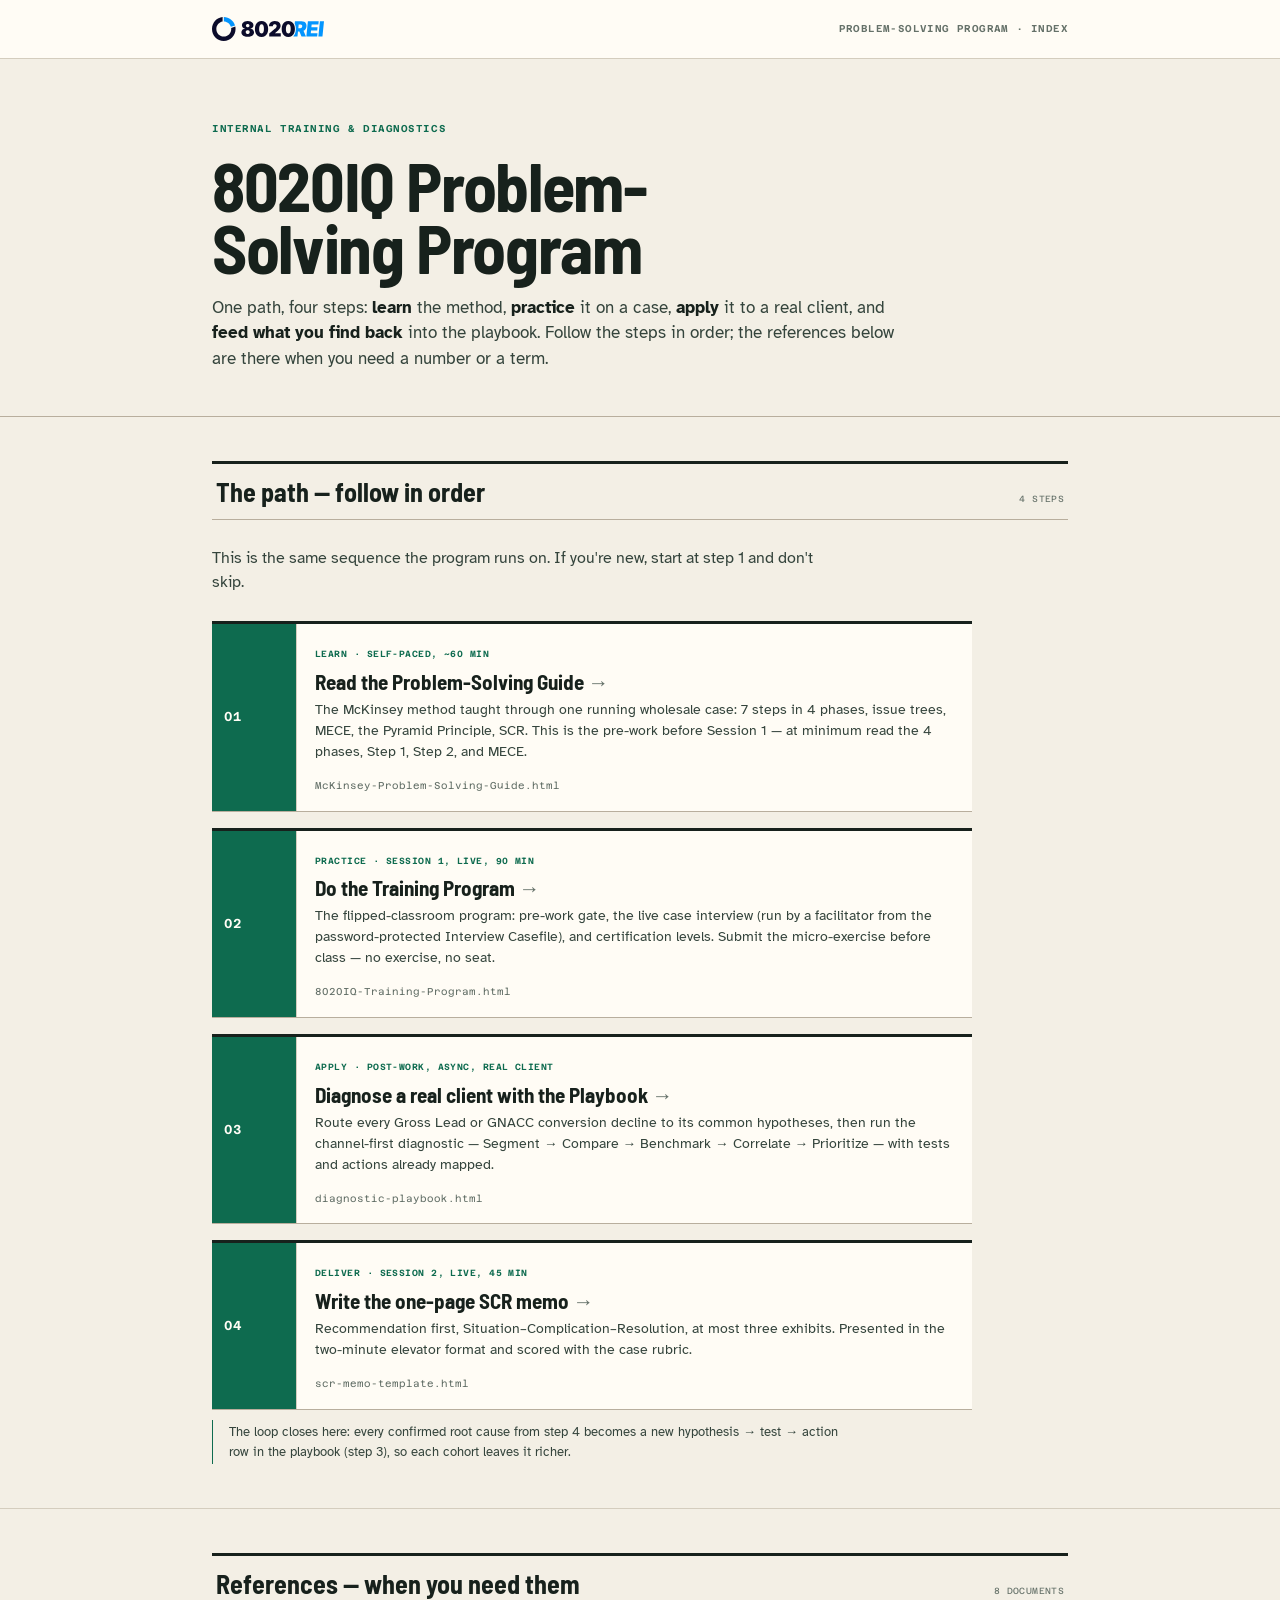
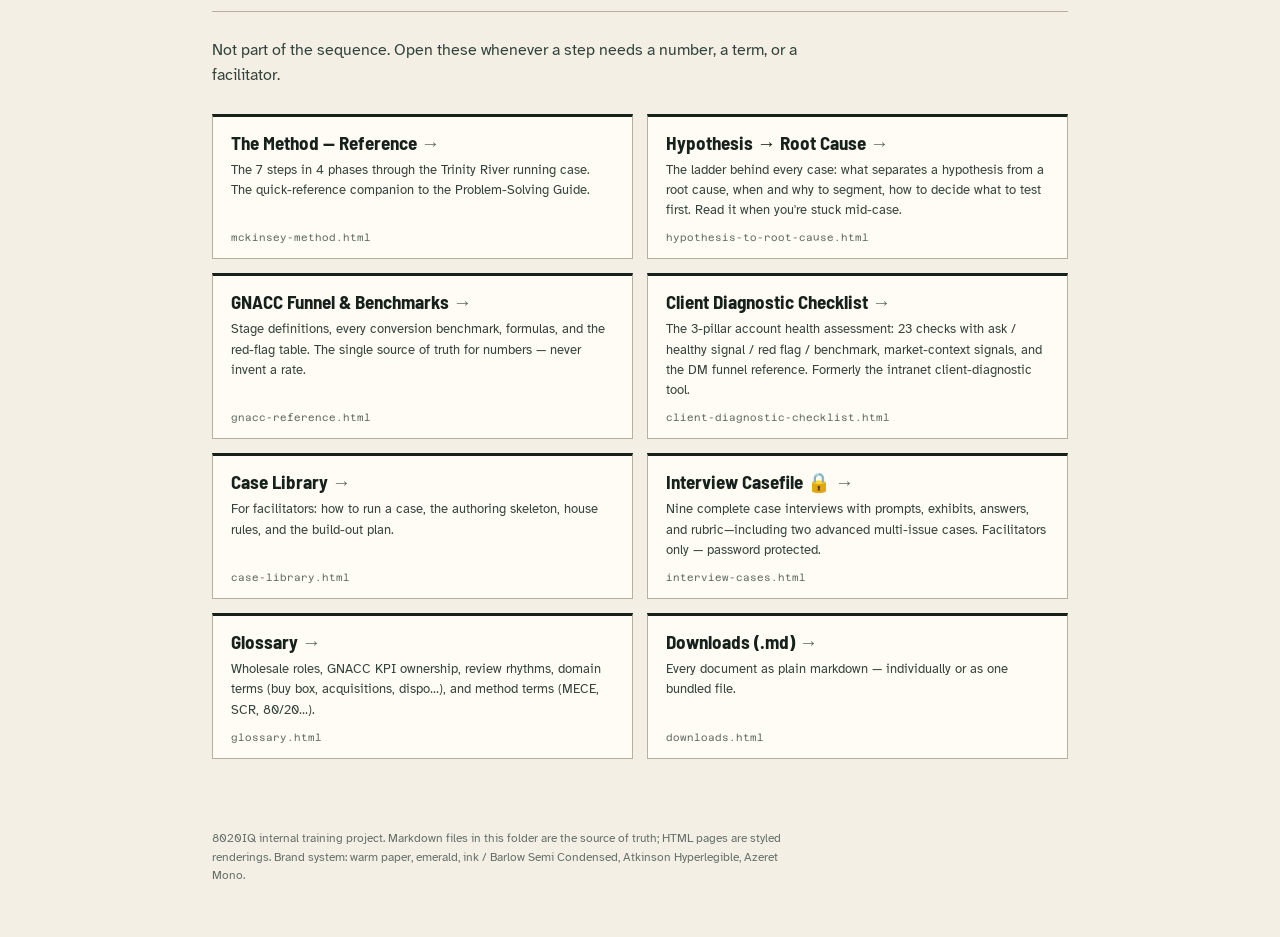
<file: index.html>
<!DOCTYPE html>
<html lang="en">
<head>
<meta charset="UTF-8">
<meta name="viewport" content="width=device-width, initial-scale=1.0">
<link rel="icon" href="assets/8020rei-logo.svg" type="image/svg+xml">
<title>8020IQ Problem-Solving Program — Index</title>
<link rel="preconnect" href="https://fonts.googleapis.com">
<link rel="preconnect" href="https://fonts.gstatic.com" crossorigin>
<link href="https://fonts.googleapis.com/css2?family=Atkinson+Hyperlegible:wght@400;700&family=Azeret+Mono:wght@500;600&family=Barlow+Semi+Condensed:wght@600;700&display=swap" rel="stylesheet">
<style>
  /* ===== Casefile design tokens — light mode only ===== */
  :root {
    --paper: #F3EFE5;
    --surface: #FFFCF5;
    --ink: #17211C;
    --ink-soft: #34443C;
    --muted: #657169;
    --rule: #D4CDBE;
    --rule-strong: #B8AE9D;
    --emerald: #0E6B4F;
    --alert: #B6402A;
    --font-display: 'Barlow Semi Condensed', 'Arial Narrow', sans-serif;
    --font-body: 'Atkinson Hyperlegible', Arial, sans-serif;
    --font-mono: 'Azeret Mono', Menlo, Consolas, monospace;
    color-scheme: light;
  }
  * { box-sizing: border-box; }
  html { scroll-behavior: smooth; }
  body {
    margin: 0; background: var(--paper); color: var(--ink);
    font-family: var(--font-body); font-size: 16px; line-height: 1.55;
    -webkit-font-smoothing: antialiased;
  }
  ::selection { background: #BFDFD2; color: var(--ink); }
  .wrap { width: 100%; min-width: 0; max-width: 920px; margin: 0 auto; padding: 0 32px; }
  h1, h2, h3, h4 { font-family: var(--font-display); font-weight: 700; color: var(--ink); margin: 0; text-wrap: balance; }
  p { max-width: 72ch; margin: 0 0 14px; }
  a { color: var(--emerald); }
  :focus-visible { outline: 3px solid #E2A72E; outline-offset: 3px; }
  .eyebrow {
    font-family: var(--font-mono); font-weight: 600; font-size: 10px; letter-spacing: 0.055em;
    text-transform: uppercase; color: var(--emerald);
  }

  .topnav {
    position: sticky; top: 0; z-index: 50;
    background: var(--surface);
    border-bottom: 1px solid var(--rule);
  }
  .nav-inner { display: flex; align-items: center; justify-content: space-between; gap: 18px; height: 58px; }
  .nav-brand {
    display: flex; align-items: center; gap: 10px;
    font-family: var(--font-display); font-weight: 700; font-size: 17px; letter-spacing: 0.01em;
    color: var(--ink); text-decoration: none;
  }
  .nav-brand img { display: block; width: 112px; height: auto; }
  .nav-back {
    padding: 7px 0;
    border-radius: 0;
    border-bottom: 1px solid transparent;
    font-family: var(--font-mono); font-size: 10px; font-weight: 600;
    letter-spacing: 0.04em; text-transform: uppercase;
    color: var(--muted); text-decoration: none;
  }

  header.hero {
    padding: 56px 0 44px;
    border-bottom: 1px solid var(--rule-strong);
  }
  header.hero h1 {
    max-width: 16ch;
    font-size: clamp(44px, 6vw, 68px); line-height: 0.92; letter-spacing: -0.02em;
    margin: 14px 0 16px;
  }
  header.hero .doc-sub { font-size: 16.5px; color: var(--ink-soft); max-width: 62ch; margin: 0; }
  header.hero .doc-sub b { color: var(--ink); }

  section { padding: 44px 0; border-bottom: 1px solid var(--rule); }
  section:last-of-type { border-bottom: none; }
  .sec-head {
    display: flex; justify-content: space-between; align-items: baseline; gap: 16px;
    padding: 15px 4px 12px; margin-bottom: 26px;
    border-top: 3px solid var(--ink); border-bottom: 1px solid var(--rule-strong);
  }
  .sec-head h2 { font-size: 26px; line-height: 1; }
  .sec-head span {
    font-family: var(--font-mono); font-size: 9px; letter-spacing: 0.04em;
    text-transform: uppercase; color: var(--muted);
  }
  .lede { color: var(--ink-soft); max-width: 62ch; margin-bottom: 26px; }
  .lede b { color: var(--ink); }

  /* ===== the linear path ===== */
  .path { display: flex; flex-direction: column; gap: 16px; max-width: 760px; }
  a.step {
    display: grid; grid-template-columns: 84px 1fr; align-items: stretch;
    text-decoration: none; color: inherit;
    background: var(--surface);
    border-top: 3px solid var(--ink);
    border-bottom: 1px solid var(--rule-strong);
    border-radius: 0;
    transition: background 150ms ease;
  }
  a.step:hover { background: var(--paper); }
  a.step:hover h3 .go { color: var(--emerald); }
  .step-num {
    display: flex; align-items: center; padding: 10px 12px;
    background: var(--emerald); color: #FFFDF6;
    font-family: var(--font-mono); font-weight: 600; font-size: 13px;
    letter-spacing: 0.04em;
  }
  .step-body { min-width: 0; padding: 16px 18px 14px; border-left: 1px solid var(--rule); }
  .step-body .s-when {
    font-family: var(--font-mono); font-weight: 600; font-size: 9px;
    letter-spacing: 0.05em; text-transform: uppercase; color: var(--emerald);
  }
  .step-body h3 { font-size: 21px; line-height: 1.05; margin: 6px 0 7px; }
  .step-body h3 .go { color: var(--muted); }
  .step-body p { font-size: 13.5px; color: var(--ink-soft); margin: 0 0 9px; }
  .step-body .s-src { font-family: var(--font-mono); font-size: 10px; color: var(--muted); }
  .loop-note {
    margin: 10px 0 0; max-width: 640px;
    font-size: 13px; color: var(--ink-soft);
    border-left: 1px solid var(--emerald); padding: 2px 0 2px 16px;
  }

  /* ===== references ===== */
  .refs {
    display: grid; grid-template-columns: repeat(2, minmax(0, 1fr)); gap: 14px;
    max-width: 860px;
  }
  a.ref {
    display: flex; flex-direction: column; min-width: 0;
    text-decoration: none; color: inherit;
    background: var(--surface);
    border: 1px solid var(--rule-strong);
    border-top: 3px solid var(--ink);
    border-radius: 0;
    padding: 16px 18px 13px;
    transition: background 150ms ease, border-color 150ms ease;
  }
  a.ref:hover { background: var(--paper); border-color: var(--ink); border-top-color: var(--ink); }
  a.ref h3 { font-size: 19px; line-height: 1.05; margin-bottom: 7px; }
  a.ref h3 .go { color: var(--muted); }
  a.ref:hover h3 .go { color: var(--emerald); }
  a.ref p { font-size: 13px; color: var(--ink-soft); margin: 0 0 10px; flex: 1; }
  a.ref .r-src { font-family: var(--font-mono); font-size: 10px; color: var(--muted); }

  footer { padding: 26px 0 52px; font-size: 12px; color: var(--muted); }
  footer p { margin: 0; max-width: 72ch; }

  @media (max-width: 768px) {
    .refs { grid-template-columns: 1fr; }
  }
  @media (max-width: 640px) {
    .wrap { padding-left: 16px; padding-right: 16px; }
    header.hero { padding: 40px 0 32px; }
    .sec-head { flex-direction: column; align-items: flex-start; gap: 4px; }
  }
  @media (max-width: 560px) {
    a.step { grid-template-columns: 68px 1fr; }
    .step-num { padding: 8px; font-size: 11px; }
    .step-body { padding: 13px 14px 12px; }
    .step-body h3 { font-size: 18px; }
  }

  @media (prefers-reduced-motion: reduce) {
    html { scroll-behavior: auto; }
  }
</style>
</head>
<body>

<nav class="topnav" aria-label="Site">
  <div class="wrap nav-inner">
    <a class="nav-brand" href="index.html" aria-label="8020REI home"><img src="assets/8020rei-logo.svg" alt="8020REI"></a>
    <span class="nav-back">Problem-solving program &middot; index</span>
  </div>
</nav>

<header class="hero">
  <div class="wrap">
    <span class="eyebrow">Internal Training &amp; Diagnostics</span>
    <h1>8020IQ Problem-Solving Program</h1>
    <p class="doc-sub">One path, four steps: <b>learn</b> the method, <b>practice</b> it on a case, <b>apply</b> it to a real client, and <b>feed what you find back</b> into the playbook. Follow the steps in order; the references below are there when you need a number or a term.</p>
  </div>
</header>

<!-- ================= THE PATH ================= -->
<section id="path">
  <div class="wrap">
    <div class="sec-head">
      <h2>The path — follow in order</h2>
      <span>4 steps</span>
    </div>
    <p class="lede">This is the same sequence the program runs on. If you're new, start at step 1 and don't skip.</p>

    <div class="path">
      <a class="step" href="McKinsey-Problem-Solving-Guide.html">
        <span class="step-num">01</span>
        <span class="step-body">
          <span class="s-when">Learn · self-paced, ~60 min</span>
          <h3>Read the Problem-Solving Guide <span class="go">&rarr;</span></h3>
          <p>The McKinsey method taught through one running wholesale case: 7 steps in 4 phases, issue trees, MECE, the Pyramid Principle, SCR. This is the pre-work before Session 1 — at minimum read the 4 phases, Step 1, Step 2, and MECE.</p>
          <span class="s-src">McKinsey-Problem-Solving-Guide.html</span>
        </span>
      </a>

      <a class="step" href="8020IQ-Training-Program.html">
        <span class="step-num">02</span>
        <span class="step-body">
          <span class="s-when">Practice · Session 1, live, 90 min</span>
          <h3>Do the Training Program <span class="go">&rarr;</span></h3>
          <p>The flipped-classroom program: pre-work gate, the live case interview (run by a facilitator from the password-protected Interview Casefile), and certification levels. Submit the micro-exercise before class — no exercise, no seat.</p>
          <span class="s-src">8020IQ-Training-Program.html</span>
        </span>
      </a>

      <a class="step" href="diagnostic-playbook.html">
        <span class="step-num">03</span>
        <span class="step-body">
          <span class="s-when">Apply · post-work, async, real client</span>
          <h3>Diagnose a real client with the Playbook <span class="go">&rarr;</span></h3>
          <p>Route every Gross Lead or GNACC conversion decline to its common hypotheses, then run the channel-first diagnostic — Segment → Compare → Benchmark → Correlate → Prioritize — with tests and actions already mapped.</p>
          <span class="s-src">diagnostic-playbook.html</span>
        </span>
      </a>

      <a class="step" href="scr-memo-template.html">
        <span class="step-num">04</span>
        <span class="step-body">
          <span class="s-when">Deliver · Session 2, live, 45 min</span>
          <h3>Write the one-page SCR memo <span class="go">&rarr;</span></h3>
          <p>Recommendation first, Situation–Complication–Resolution, at most three exhibits. Presented in the two-minute elevator format and scored with the case rubric.</p>
          <span class="s-src">scr-memo-template.html</span>
        </span>
      </a>
    </div>

    <p class="loop-note">The loop closes here: every confirmed root cause from step 4 becomes a new hypothesis → test → action row in the playbook (step 3), so each cohort leaves it richer.</p>
  </div>
</section>

<!-- ================= REFERENCES ================= -->
<section id="references">
  <div class="wrap">
    <div class="sec-head">
      <h2>References — when you need them</h2>
      <span>8 documents</span>
    </div>
    <p class="lede">Not part of the sequence. Open these whenever a step needs a number, a term, or a facilitator.</p>

    <div class="refs">
      <a class="ref" href="mckinsey-method.html">
        <h3>The Method — Reference <span class="go">&rarr;</span></h3>
        <p>The 7 steps in 4 phases through the Trinity River running case. The quick-reference companion to the Problem-Solving Guide.</p>
        <span class="r-src">mckinsey-method.html</span>
      </a>
      <a class="ref" href="hypothesis-to-root-cause.html">
        <h3>Hypothesis &rarr; Root Cause <span class="go">&rarr;</span></h3>
        <p>The ladder behind every case: what separates a hypothesis from a root cause, when and why to segment, how to decide what to test first. Read it when you're stuck mid-case.</p>
        <span class="r-src">hypothesis-to-root-cause.html</span>
      </a>
      <a class="ref" href="gnacc-reference.html">
        <h3>GNACC Funnel &amp; Benchmarks <span class="go">&rarr;</span></h3>
        <p>Stage definitions, every conversion benchmark, formulas, and the red-flag table. The single source of truth for numbers — never invent a rate.</p>
        <span class="r-src">gnacc-reference.html</span>
      </a>
      <a class="ref" href="client-diagnostic-checklist.html">
        <h3>Client Diagnostic Checklist <span class="go">&rarr;</span></h3>
        <p>The 3-pillar account health assessment: 23 checks with ask / healthy signal / red flag / benchmark, market-context signals, and the DM funnel reference. Formerly the intranet client-diagnostic tool.</p>
        <span class="r-src">client-diagnostic-checklist.html</span>
      </a>
      <a class="ref" href="case-library.html">
        <h3>Case Library <span class="go">&rarr;</span></h3>
        <p>For facilitators: how to run a case, the authoring skeleton, house rules, and the build-out plan.</p>
        <span class="r-src">case-library.html</span>
      </a>
      <a class="ref" href="interview-cases.html">
        <h3>Interview Casefile &#128274; <span class="go">&rarr;</span></h3>
        <p>Nine complete case interviews with prompts, exhibits, answers, and rubric—including two advanced multi-issue cases. Facilitators only — password protected.</p>
        <span class="r-src">interview-cases.html</span>
      </a>
      <a class="ref" href="glossary.html">
        <h3>Glossary <span class="go">&rarr;</span></h3>
        <p>Wholesale roles, GNACC KPI ownership, review rhythms, domain terms (buy box, acquisitions, dispo…), and method terms (MECE, SCR, 80/20…).</p>
        <span class="r-src">glossary.html</span>
      </a>
      <a class="ref" href="downloads.html">
        <h3>Downloads (.md) <span class="go">&rarr;</span></h3>
        <p>Every document as plain markdown — individually or as one bundled file.</p>
        <span class="r-src">downloads.html</span>
      </a>
    </div>
  </div>
</section>

<footer>
  <div class="wrap">
    <p>8020IQ internal training project. Markdown files in this folder are the source of truth; HTML pages are styled renderings. Brand system: warm paper, emerald, ink / Barlow Semi Condensed, Atkinson Hyperlegible, Azeret Mono.</p>
  </div>
</footer>

</body>
</html>
</file>
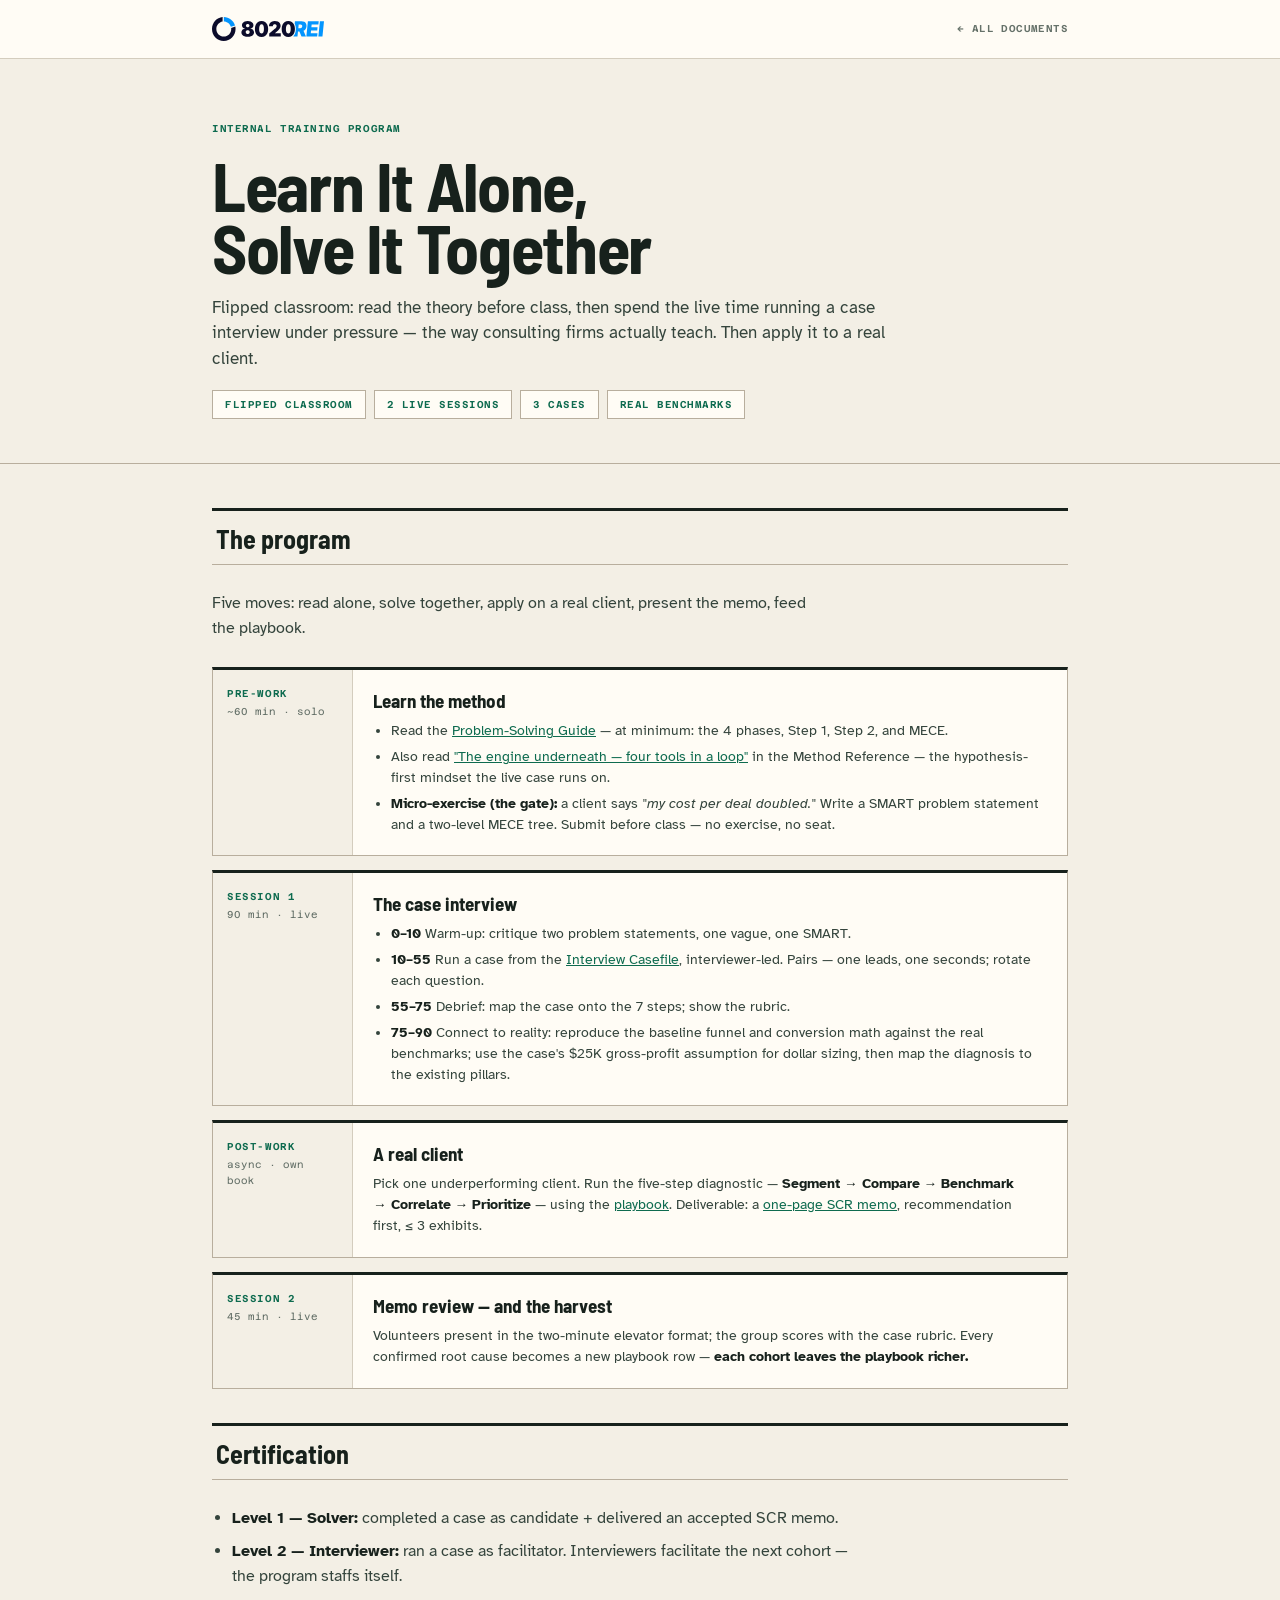
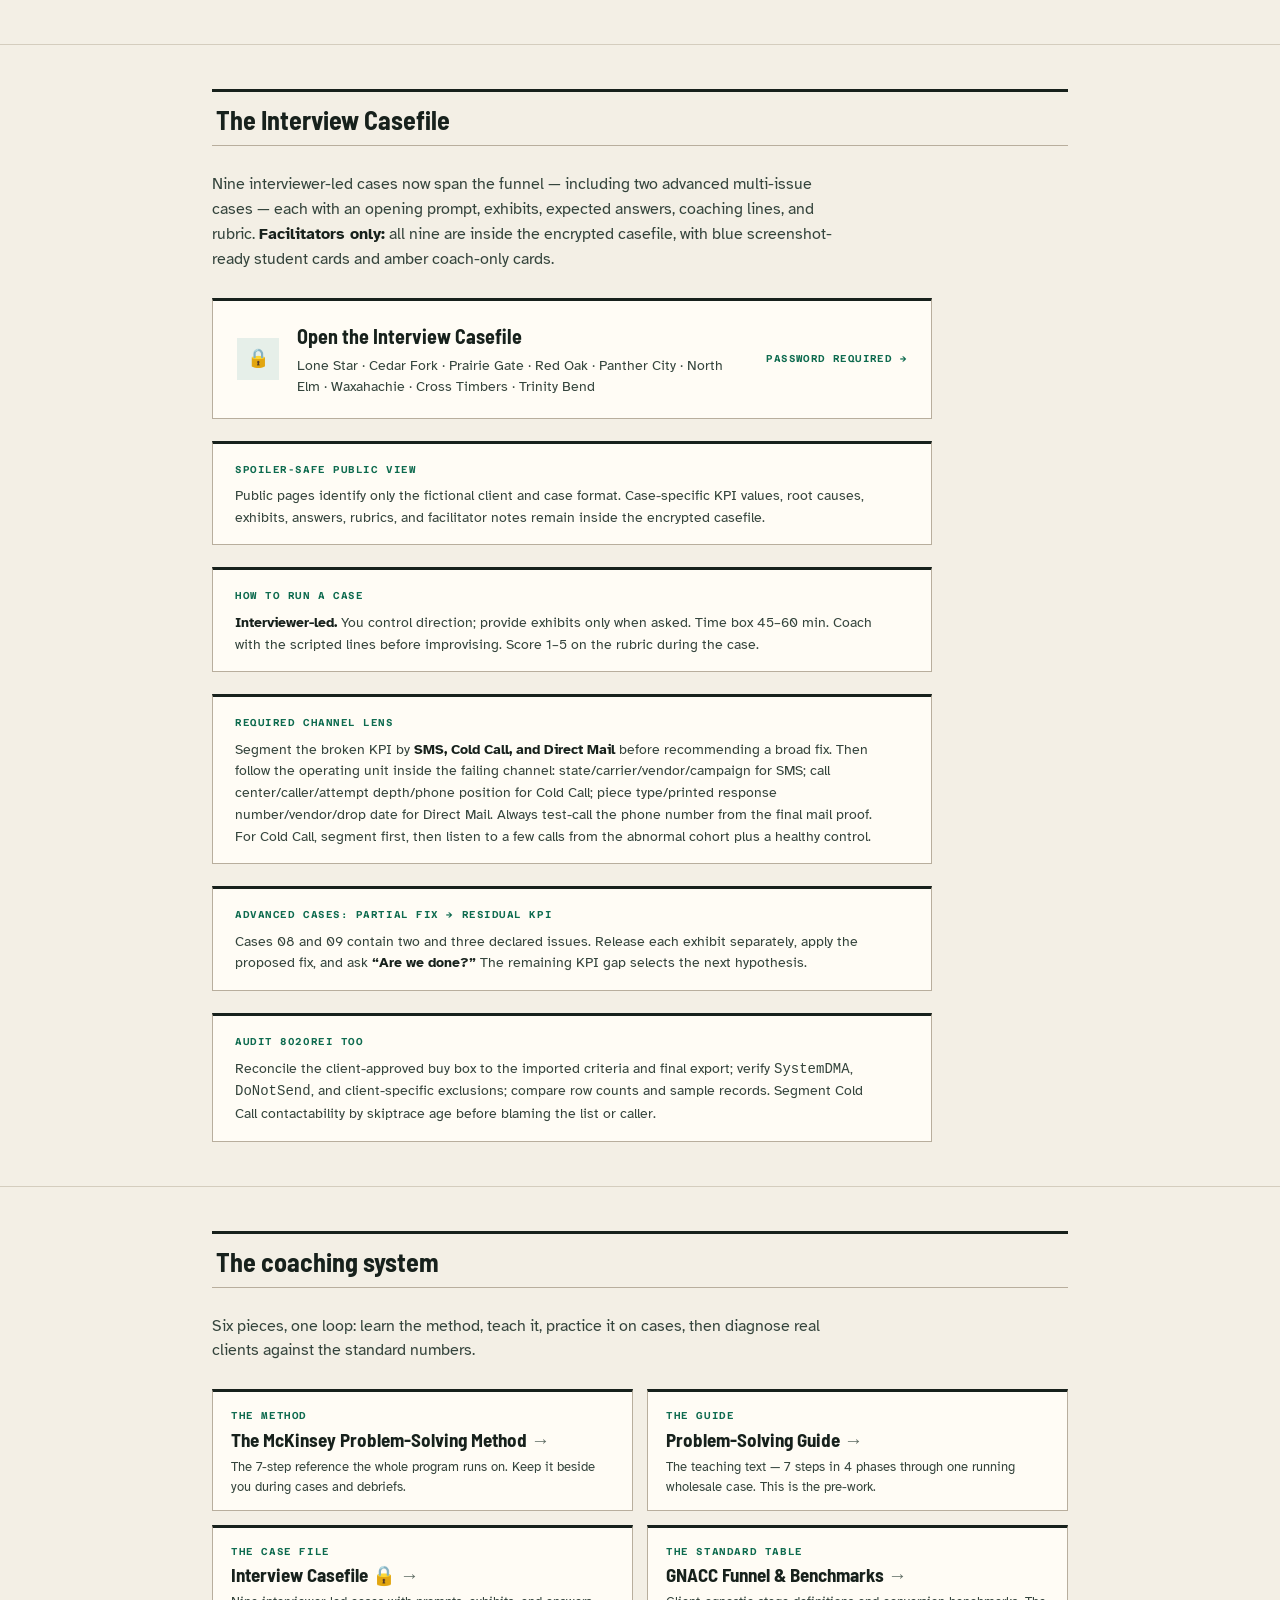
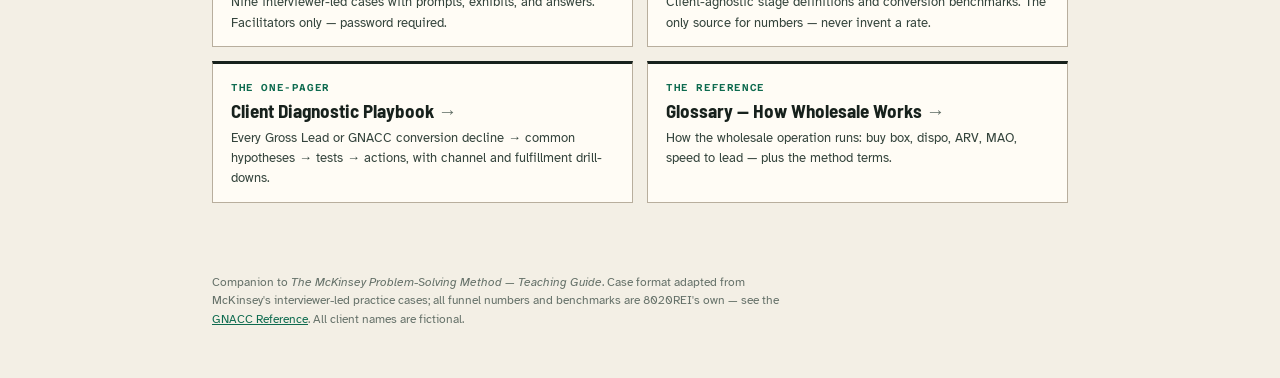
<file: 8020IQ-Training-Program.html>
<!DOCTYPE html>
<html lang="en">
<head>
<meta charset="UTF-8">
<meta name="viewport" content="width=device-width, initial-scale=1.0">
<link rel="icon" href="assets/8020rei-logo.svg" type="image/svg+xml">
<title>8020IQ Training Program — Flipped Classroom</title>
<link rel="preconnect" href="https://fonts.googleapis.com">
<link rel="preconnect" href="https://fonts.gstatic.com" crossorigin>
<link href="https://fonts.googleapis.com/css2?family=Atkinson+Hyperlegible:wght@400;700&family=Azeret+Mono:wght@500;600&family=Barlow+Semi+Condensed:wght@600;700&display=swap" rel="stylesheet">
<style>
  /* ===== Casefile design tokens — light mode only ===== */
  :root {
    --paper: #F3EFE5;
    --surface: #FFFCF5;
    --ink: #17211C;
    --ink-soft: #34443C;
    --muted: #657169;
    --rule: #D4CDBE;
    --rule-strong: #B8AE9D;
    --emerald: #0E6B4F;
    --alert: #B6402A;
    --font-display: 'Barlow Semi Condensed', 'Arial Narrow', sans-serif;
    --font-body: 'Atkinson Hyperlegible', Arial, sans-serif;
    --font-mono: 'Azeret Mono', Menlo, Consolas, monospace;
    color-scheme: light;
  }
  * { box-sizing: border-box; }
  html { scroll-behavior: smooth; }
  body {
    margin: 0; background: var(--paper); color: var(--ink);
    font-family: var(--font-body); font-size: 16px; line-height: 1.55;
    -webkit-font-smoothing: antialiased;
  }
  ::selection { background: #BFDFD2; color: var(--ink); }
  .wrap { width: 100%; min-width: 0; max-width: 920px; margin: 0 auto; padding: 0 32px; }
  h1, h2, h3, h4 { font-family: var(--font-display); font-weight: 700; color: var(--ink); margin: 0; text-wrap: balance; }
  p { max-width: 72ch; margin: 0 0 14px; }
  a { color: var(--emerald); }
  :focus-visible { outline: 3px solid #E2A72E; outline-offset: 3px; }
  .eyebrow {
    font-family: var(--font-mono); font-weight: 600; font-size: 10px; letter-spacing: 0.055em;
    text-transform: uppercase; color: var(--emerald);
  }

  .topnav {
    position: sticky; top: 0; z-index: 50;
    background: var(--surface);
    border-bottom: 1px solid var(--rule);
  }
  .nav-inner { display: flex; align-items: center; justify-content: space-between; gap: 18px; height: 58px; }
  .nav-brand {
    display: flex; align-items: center; gap: 10px;
    font-family: var(--font-display); font-weight: 700; font-size: 17px; letter-spacing: 0.01em;
    color: var(--ink); text-decoration: none;
  }
  .nav-brand img { display: block; width: 112px; height: auto; }
  .nav-back {
    padding: 7px 0;
    border-bottom: 1px solid transparent;
    font-family: var(--font-mono); font-size: 10px; font-weight: 600;
    letter-spacing: 0.04em; text-transform: uppercase;
    color: var(--muted); text-decoration: none;
  }
  .nav-back:hover { color: var(--emerald); border-bottom-color: var(--emerald); }

  header.hero {
    padding: 56px 0 44px;
    border-bottom: 1px solid var(--rule-strong);
  }
  header.hero h1 {
    max-width: 20ch;
    font-size: clamp(44px, 6vw, 68px); line-height: 0.92; letter-spacing: -0.02em;
    margin: 14px 0 16px;
  }
  header.hero .doc-sub { font-size: 16.5px; color: var(--ink-soft); max-width: 62ch; margin: 0 0 18px; }
  .pill-row { display: flex; flex-wrap: wrap; gap: 8px; }
  .pill {
    font-family: var(--font-mono); font-size: 10px; font-weight: 600; letter-spacing: 0.05em;
    color: var(--emerald); background: var(--surface);
    border: 1px solid var(--rule-strong); padding: 6px 12px;
  }

  section { padding: 44px 0; border-bottom: 1px solid var(--rule); }
  section:last-of-type { border-bottom: none; }
  .sec-head {
    display: flex; justify-content: space-between; align-items: baseline; gap: 16px;
    padding: 15px 4px 12px; margin-bottom: 26px;
    border-top: 3px solid var(--ink); border-bottom: 1px solid var(--rule-strong);
  }
  .sec-head h2 { font-size: 26px; line-height: 1; }
  .lede { color: var(--ink-soft); max-width: 62ch; margin-bottom: 26px; }
  .lede b { color: var(--ink); }

  /* program timeline */
  .stages { display: flex; flex-direction: column; gap: 14px; margin: 20px 0; }
  .stage {
    display: grid; grid-template-columns: 140px 1fr;
    background: var(--surface);
    border: 1px solid var(--rule-strong); border-top: 3px solid var(--ink);
  }
  .stage .s-chip {
    background: var(--paper); border-right: 1px solid var(--rule);
    padding: 16px 14px; display: flex; flex-direction: column; gap: 3px;
  }
  .stage .s-chip .nm {
    font-family: var(--font-mono); font-weight: 600; font-size: 10px;
    letter-spacing: 0.06em; text-transform: uppercase; color: var(--emerald);
  }
  .stage .s-chip .dur { font-family: var(--font-mono); font-size: 10px; color: var(--muted); }
  .stage .s-body { padding: 16px 20px 14px; }
  .stage .s-body h3 { font-size: 19px; margin-bottom: 6px; }
  .stage .s-body p, .stage .s-body li { font-size: 13.5px; color: var(--ink-soft); }
  .stage .s-body p { margin: 0 0 6px; }
  .stage .s-body ul { margin: 0; padding-left: 18px; }
  .stage .s-body li { margin-bottom: 5px; }
  .stage .s-body b { color: var(--ink); }

  /* locked casefile card */
  a.locked {
    display: flex; gap: 18px; align-items: center; flex-wrap: wrap; max-width: 720px;
    text-decoration: none; color: inherit;
    background: var(--surface); border: 1px solid var(--rule-strong); border-top: 3px solid var(--ink);
    padding: 20px 24px;
    transition: background 150ms ease, border-color 150ms ease;
  }
  a.locked:hover { background: var(--paper); border-color: var(--ink); }
  a.locked .lk {
    flex-shrink: 0; width: 42px; height: 42px;
    background: #E6EFE9; color: var(--emerald);
    display: flex; align-items: center; justify-content: center; font-size: 18px;
  }
  a.locked .body { flex: 1; min-width: 240px; }
  a.locked h3 { font-size: 20px; margin-bottom: 4px; }
  a.locked p { font-size: 13.5px; color: var(--ink-soft); margin: 0; }
  a.locked .go {
    font-family: var(--font-mono); font-weight: 600; font-size: 10px;
    letter-spacing: 0.04em; text-transform: uppercase; color: var(--emerald); white-space: nowrap;
  }

  .callout {
    background: var(--surface); border: 1px solid var(--rule-strong); border-top: 3px solid var(--ink);
    padding: 18px 22px 16px; margin: 22px 0 0; max-width: 720px;
  }
  .callout .eyebrow { display: block; margin-bottom: 8px; }
  .callout p { font-size: 14px; color: var(--ink-soft); margin: 0 0 8px; }
  .callout p:last-child { margin: 0; }
  .callout b { color: var(--ink); }

  /* coaching system grid */
  .tool-grid { display: grid; grid-template-columns: 1fr 1fr; gap: 14px; margin-top: 20px; }
  a.tool-card {
    display: block; text-decoration: none; color: inherit;
    background: var(--surface); border: 1px solid var(--rule-strong); border-top: 3px solid var(--ink);
    padding: 16px 18px 13px;
    transition: background 150ms ease, border-color 150ms ease;
  }
  a.tool-card:hover { background: var(--paper); border-color: var(--ink); }
  a.tool-card .tool-tag {
    display: block; font-family: var(--font-mono); font-size: 10px; font-weight: 600;
    letter-spacing: 0.06em; text-transform: uppercase; color: var(--emerald); margin-bottom: 6px;
  }
  a.tool-card h3 { font-size: 19px; line-height: 1.05; margin-bottom: 7px; }
  a.tool-card h3 .go { color: var(--muted); }
  a.tool-card:hover h3 .go { color: var(--emerald); }
  a.tool-card p { font-size: 13px; color: var(--ink-soft); margin: 0; }

  ul.tight { padding-left: 20px; max-width: 660px; color: var(--ink-soft); margin: 0 0 12px; }
  ul.tight li { margin-bottom: 8px; }
  ul.tight b { color: var(--ink); }

  footer { padding: 26px 0 52px; font-size: 12px; color: var(--muted); }
  footer p { margin: 0; max-width: 72ch; }

  @media (max-width: 640px) {
    .wrap { padding-left: 16px; padding-right: 16px; }
    header.hero { padding: 40px 0 32px; }
    .sec-head { flex-direction: column; align-items: flex-start; gap: 4px; }
    .stage { grid-template-columns: 1fr; }
    .stage .s-chip { border-right: none; border-bottom: 1px solid var(--rule); flex-direction: row; align-items: baseline; gap: 10px; }
    .tool-grid { grid-template-columns: 1fr; }
  }

  @media (prefers-reduced-motion: reduce) {
    html { scroll-behavior: auto; }
    a.locked, a.tool-card { transition: none; }
  }
</style>
</head>
<body>

<nav class="topnav" aria-label="Site">
  <div class="wrap nav-inner">
    <a class="nav-brand" href="index.html" aria-label="8020REI home"><img src="assets/8020rei-logo.svg" alt="8020REI"></a>
    <a class="nav-back" href="index.html">&larr; All documents</a>
  </div>
</nav>

<header class="hero">
  <div class="wrap">
    <span class="eyebrow">Internal Training Program</span>
    <h1>Learn It Alone, Solve It Together</h1>
    <p class="doc-sub">Flipped classroom: read the theory before class, then spend the live time running a case interview under pressure — the way consulting firms actually teach. Then apply it to a real client.</p>
    <div class="pill-row">
      <span class="pill">FLIPPED CLASSROOM</span>
      <span class="pill">2 LIVE SESSIONS</span>
      <span class="pill">3 CASES</span>
      <span class="pill">REAL BENCHMARKS</span>
    </div>
  </div>
</header>

<!-- ================= PROGRAM ================= -->
<section id="program">
  <div class="wrap">
    <div class="sec-head">
      <h2>The program</h2>
    </div>
    <p class="lede">Five moves: read alone, solve together, apply on a real client, present the memo, feed the playbook.</p>

    <div class="stages">
      <div class="stage">
        <div class="s-chip"><span class="nm">Pre-work</span><span class="dur">~60 min · solo</span></div>
        <div class="s-body">
          <h3>Learn the method</h3>
          <ul>
            <li>Read the <a href="McKinsey-Problem-Solving-Guide.html">Problem-Solving Guide</a> — at minimum: the 4 phases, Step 1, Step 2, and MECE.</li>
            <li>Also read <a href="mckinsey-method.html#engine">"The engine underneath — four tools in a loop"</a> in the Method Reference — the hypothesis-first mindset the live case runs on.</li>
            <li><b>Micro-exercise (the gate):</b> a client says <i>"my cost per deal doubled."</i> Write a SMART problem statement and a two-level MECE tree. Submit before class — no exercise, no seat.</li>
          </ul>
        </div>
      </div>
      <div class="stage">
        <div class="s-chip"><span class="nm">Session 1</span><span class="dur">90 min · live</span></div>
        <div class="s-body">
          <h3>The case interview</h3>
          <ul>
            <li><b>0–10</b> Warm-up: critique two problem statements, one vague, one SMART.</li>
            <li><b>10–55</b> Run a case from the <a href="interview-cases.html">Interview Casefile</a>, interviewer-led. Pairs — one leads, one seconds; rotate each question.</li>
            <li><b>55–75</b> Debrief: map the case onto the 7 steps; show the rubric.</li>
            <li><b>75–90</b> Connect to reality: reproduce the baseline funnel and conversion math against the real benchmarks; use the case's $25K gross-profit assumption for dollar sizing, then map the diagnosis to the existing pillars.</li>
          </ul>
        </div>
      </div>
      <div class="stage">
        <div class="s-chip"><span class="nm">Post-work</span><span class="dur">async · own book</span></div>
        <div class="s-body">
          <h3>A real client</h3>
          <p>Pick one underperforming client. Run the five-step diagnostic — <b>Segment → Compare → Benchmark → Correlate → Prioritize</b> — using the <a href="diagnostic-playbook.html">playbook</a>. Deliverable: a <a href="scr-memo-template.html">one-page SCR memo</a>, recommendation first, ≤ 3 exhibits.</p>
        </div>
      </div>
      <div class="stage">
        <div class="s-chip"><span class="nm">Session 2</span><span class="dur">45 min · live</span></div>
        <div class="s-body">
          <h3>Memo review — and the harvest</h3>
          <p>Volunteers present in the two-minute elevator format; the group scores with the case rubric. Every confirmed root cause becomes a new playbook row — <b>each cohort leaves the playbook richer.</b></p>
        </div>
      </div>
    </div>

    <div class="sec-head" style="margin-top:34px;">
      <h2>Certification</h2>
    </div>
    <ul class="tight">
      <li><b>Level 1 — Solver:</b> completed a case as candidate + delivered an accepted SCR memo.</li>
      <li><b>Level 2 — Interviewer:</b> ran a case as facilitator. Interviewers facilitate the next cohort — the program staffs itself.</li>
    </ul>
  </div>
</section>

<!-- ================= CASEFILE ================= -->
<section id="casefile">
  <div class="wrap">
    <div class="sec-head">
      <h2>The Interview Casefile</h2>
    </div>
    <p class="lede">Nine interviewer-led cases now span the funnel — including two advanced multi-issue cases — each with an opening prompt, exhibits, expected answers, coaching lines, and rubric. <b>Facilitators only:</b> all nine are inside the encrypted casefile, with blue screenshot-ready student cards and amber coach-only cards.</p>
    <a class="locked" href="interview-cases.html">
      <span class="lk" aria-hidden="true">&#128274;</span>
      <span class="body">
        <h3>Open the Interview Casefile</h3>
        <p>Lone Star · Cedar Fork · Prairie Gate · Red Oak · Panther City · North Elm · Waxahachie · Cross Timbers · Trinity Bend</p>
      </span>
      <span class="go">PASSWORD REQUIRED &rarr;</span>
    </a>
    <div class="callout">
      <span class="eyebrow">Spoiler-safe public view</span>
      <p>Public pages identify only the fictional client and case format. Case-specific KPI values, root causes, exhibits, answers, rubrics, and facilitator notes remain inside the encrypted casefile.</p>
    </div>
    <div class="callout">
      <span class="eyebrow">How to run a case</span>
      <p><b>Interviewer-led.</b> You control direction; provide exhibits only when asked. Time box 45–60 min. Coach with the scripted lines before improvising. Score 1–5 on the rubric during the case.</p>
    </div>
    <div class="callout">
      <span class="eyebrow">Required channel lens</span>
      <p>Segment the broken KPI by <b>SMS, Cold Call, and Direct Mail</b> before recommending a broad fix. Then follow the operating unit inside the failing channel: state/carrier/vendor/campaign for SMS; call center/caller/attempt depth/phone position for Cold Call; piece type/printed response number/vendor/drop date for Direct Mail. Always test-call the phone number from the final mail proof. For Cold Call, segment first, then listen to a few calls from the abnormal cohort plus a healthy control.</p>
    </div>
    <div class="callout">
      <span class="eyebrow">Advanced cases: partial fix → residual KPI</span>
      <p>Cases 08 and 09 contain two and three declared issues. Release each exhibit separately, apply the proposed fix, and ask <b>“Are we done?”</b> The remaining KPI gap selects the next hypothesis.</p>
    </div>
    <div class="callout">
      <span class="eyebrow">Audit 8020REI too</span>
      <p>Reconcile the client-approved buy box to the imported criteria and final export; verify <code class="inline">SystemDMA</code>, <code class="inline">DoNotSend</code>, and client-specific exclusions; compare row counts and sample records. Segment Cold Call contactability by skiptrace age before blaming the list or caller.</p>
    </div>
  </div>
</section>

<!-- ================= COACHING SYSTEM ================= -->
<section id="coaching-system">
  <div class="wrap">
    <div class="sec-head">
      <h2>The coaching system</h2>
    </div>
    <p class="lede">Six pieces, one loop: learn the method, teach it, practice it on cases, then diagnose real clients against the standard numbers.</p>
    <div class="tool-grid">
      <a class="tool-card" href="mckinsey-method.html">
        <span class="tool-tag">The method</span>
        <h3>The McKinsey Problem-Solving Method <span class="go">&rarr;</span></h3>
        <p>The 7-step reference the whole program runs on. Keep it beside you during cases and debriefs.</p>
      </a>
      <a class="tool-card" href="McKinsey-Problem-Solving-Guide.html">
        <span class="tool-tag">The guide</span>
        <h3>Problem-Solving Guide <span class="go">&rarr;</span></h3>
        <p>The teaching text — 7 steps in 4 phases through one running wholesale case. This is the pre-work.</p>
      </a>
      <a class="tool-card" href="interview-cases.html">
        <span class="tool-tag">The case file</span>
        <h3>Interview Casefile &#128274; <span class="go">&rarr;</span></h3>
        <p>Nine interviewer-led cases with prompts, exhibits, and answers. Facilitators only — password required.</p>
      </a>
      <a class="tool-card" href="gnacc-reference.html">
        <span class="tool-tag">The standard table</span>
        <h3>GNACC Funnel &amp; Benchmarks <span class="go">&rarr;</span></h3>
        <p>Client-agnostic stage definitions and conversion benchmarks. The only source for numbers — never invent a rate.</p>
      </a>
      <a class="tool-card" href="diagnostic-playbook.html">
        <span class="tool-tag">The one-pager</span>
        <h3>Client Diagnostic Playbook <span class="go">&rarr;</span></h3>
        <p>Every Gross Lead or GNACC conversion decline &rarr; common hypotheses &rarr; tests &rarr; actions, with channel and fulfillment drill-downs.</p>
      </a>
      <a class="tool-card" href="glossary.html">
        <span class="tool-tag">The reference</span>
        <h3>Glossary — How Wholesale Works <span class="go">&rarr;</span></h3>
        <p>How the wholesale operation runs: buy box, dispo, ARV, MAO, speed to lead — plus the method terms.</p>
      </a>
    </div>
  </div>
</section>

<footer>
  <div class="wrap">
    <p>Companion to <i>The McKinsey Problem-Solving Method — Teaching Guide</i>. Case format adapted from McKinsey's interviewer-led practice cases; all funnel numbers and benchmarks are 8020REI's own — see the <a href="gnacc-reference.html">GNACC Reference</a>. All client names are fictional.</p>
  </div>
</footer>

</body>
</html>
</file>
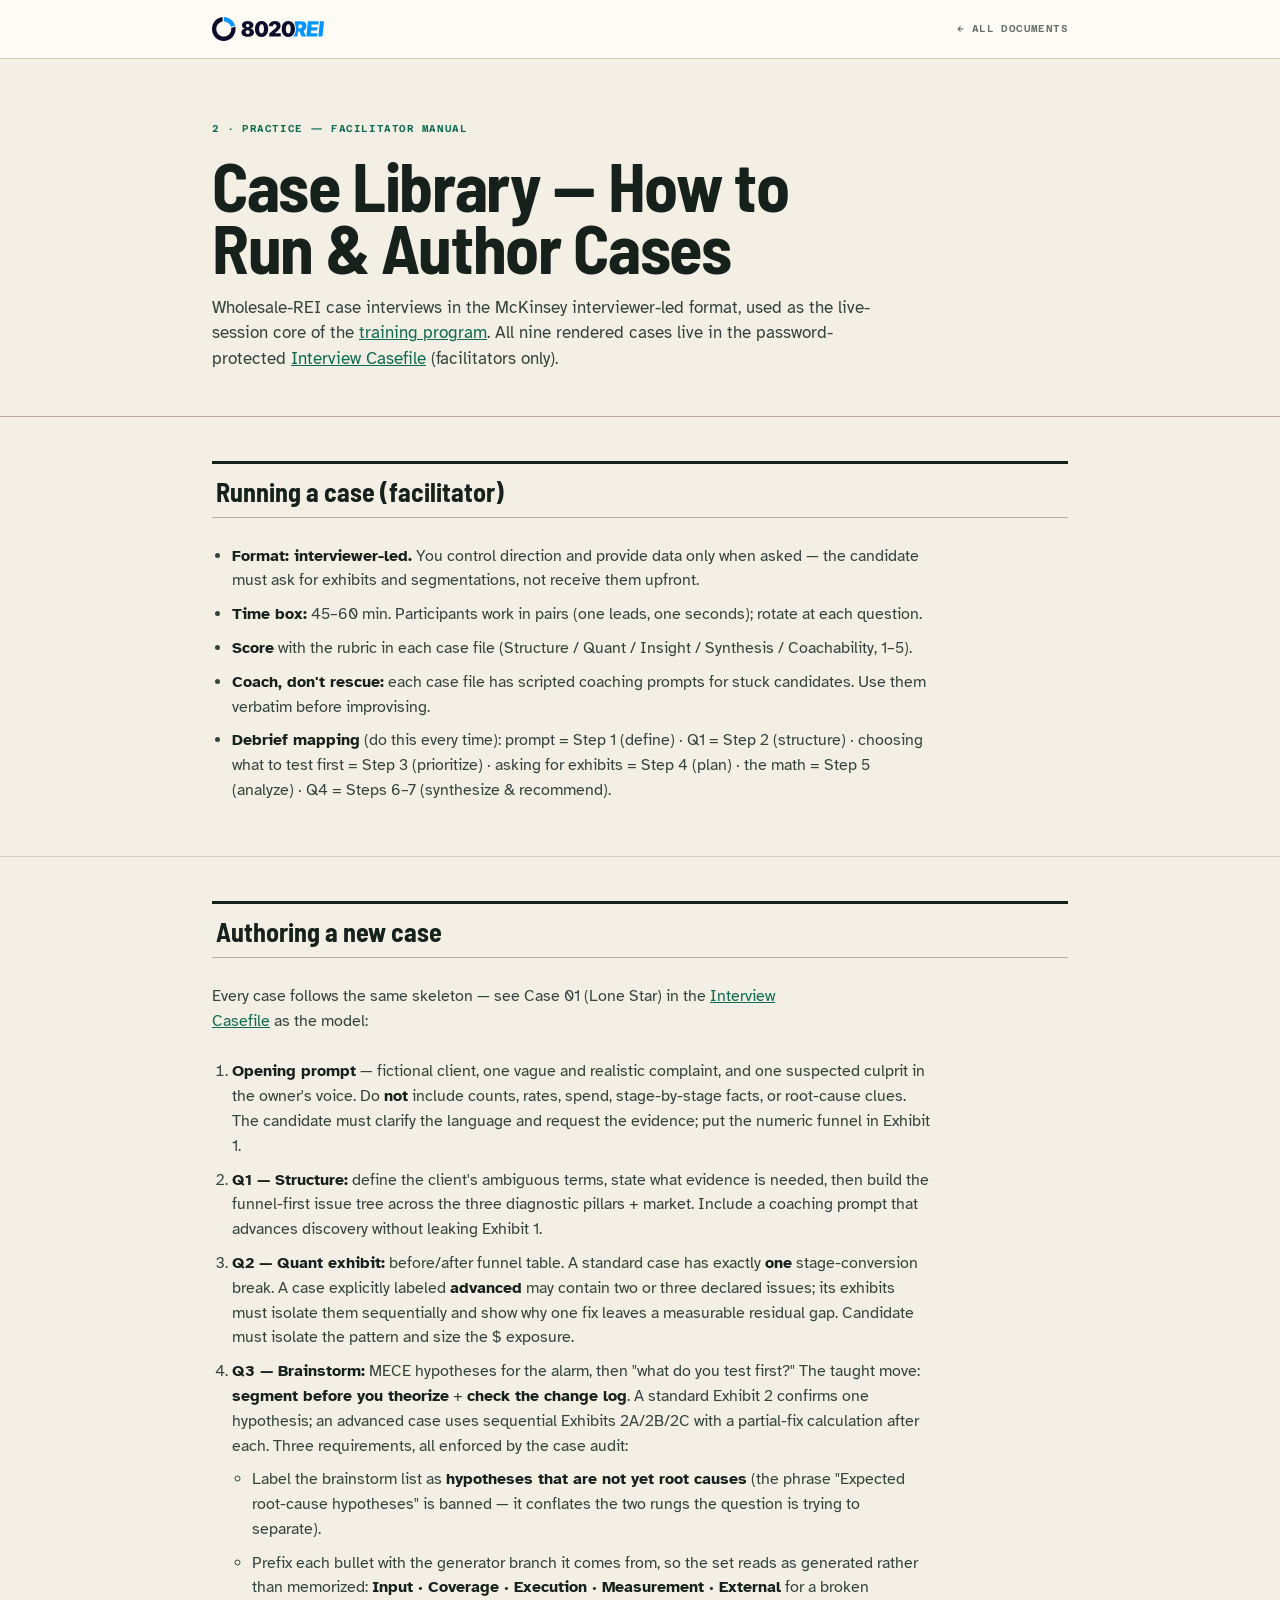
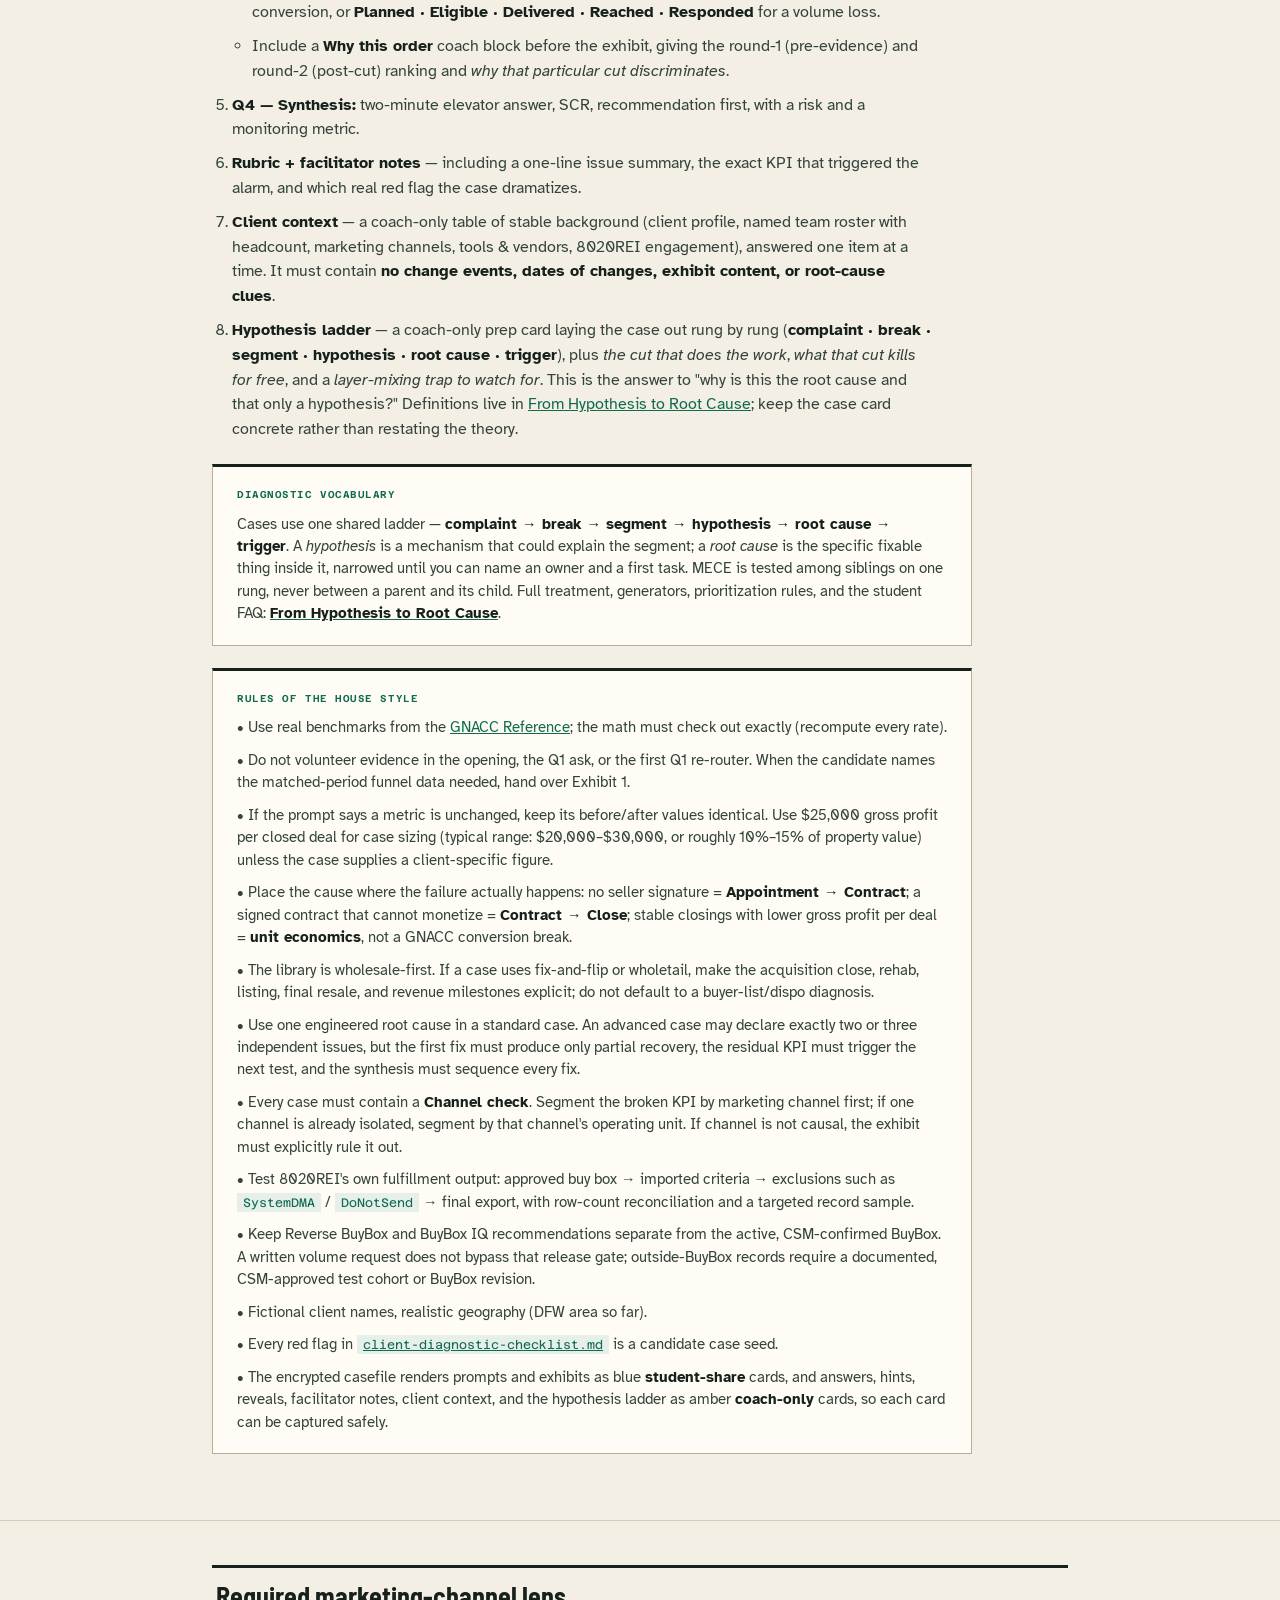
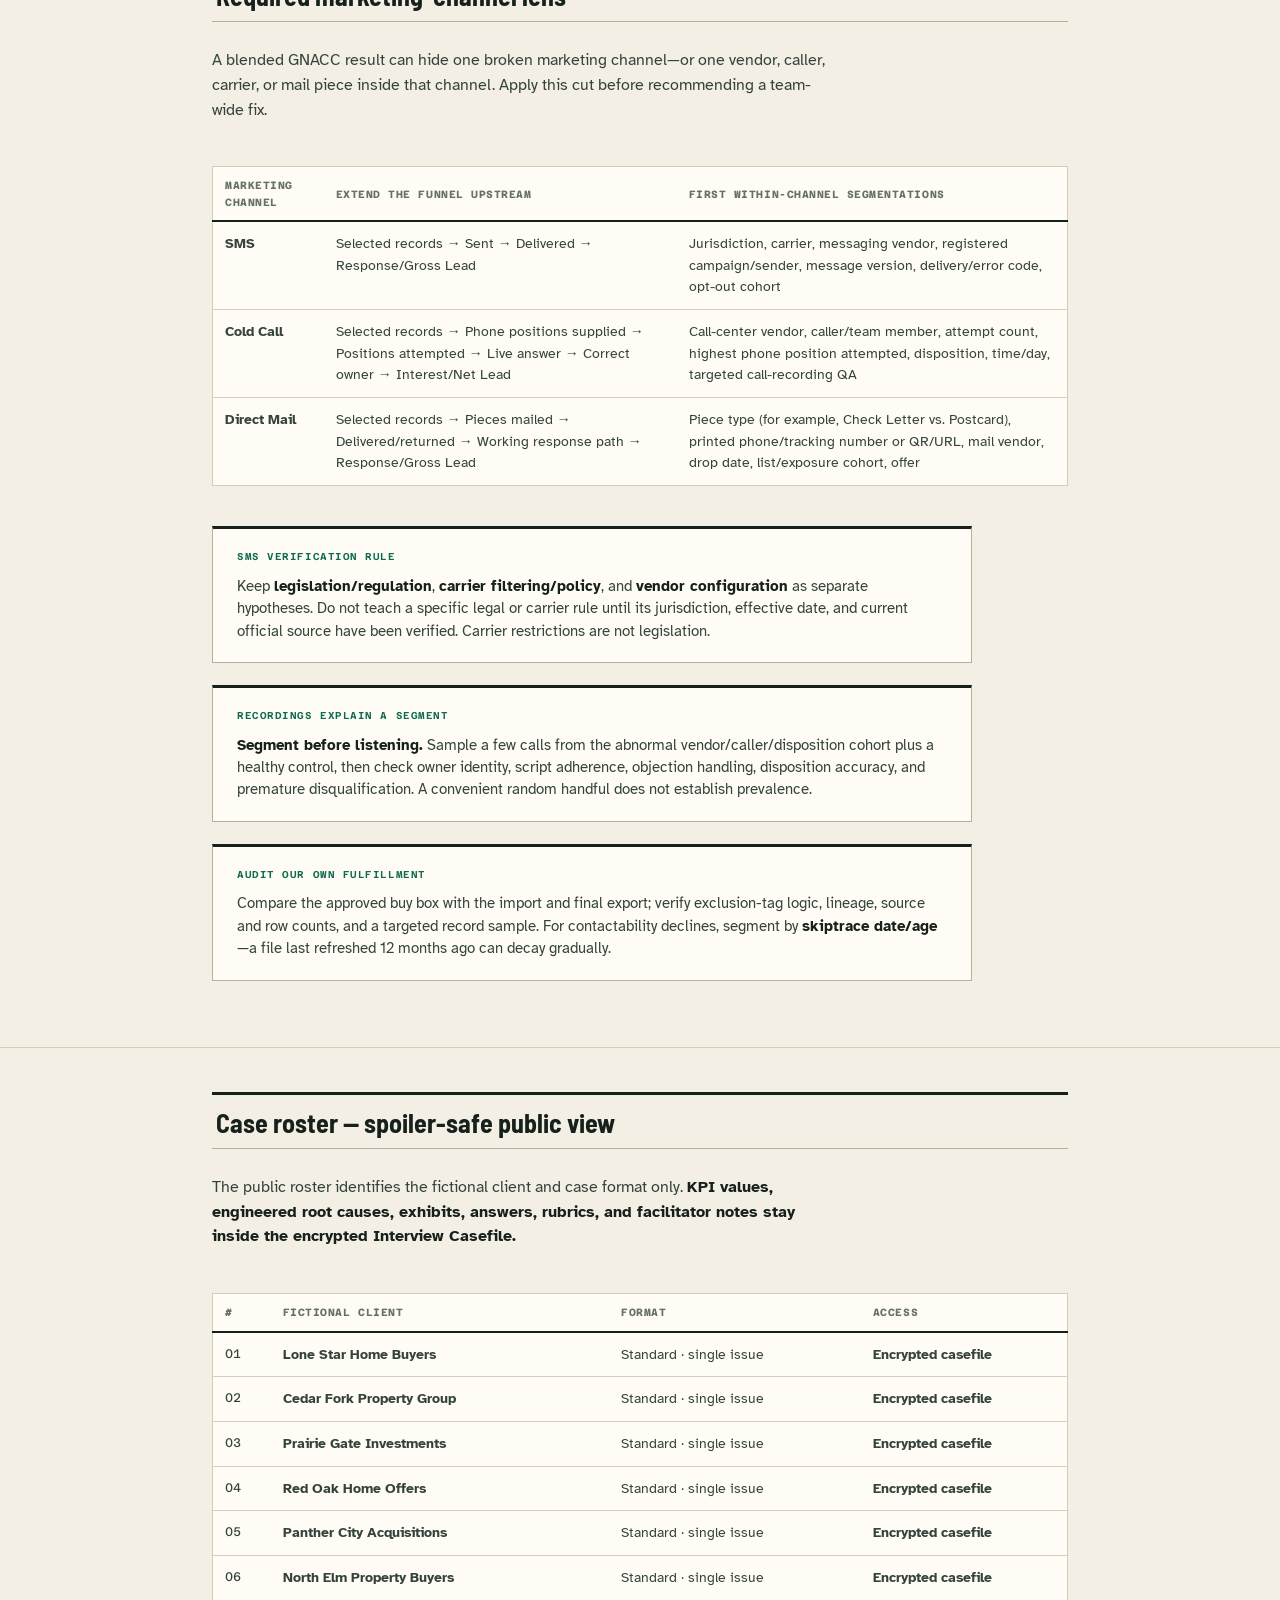
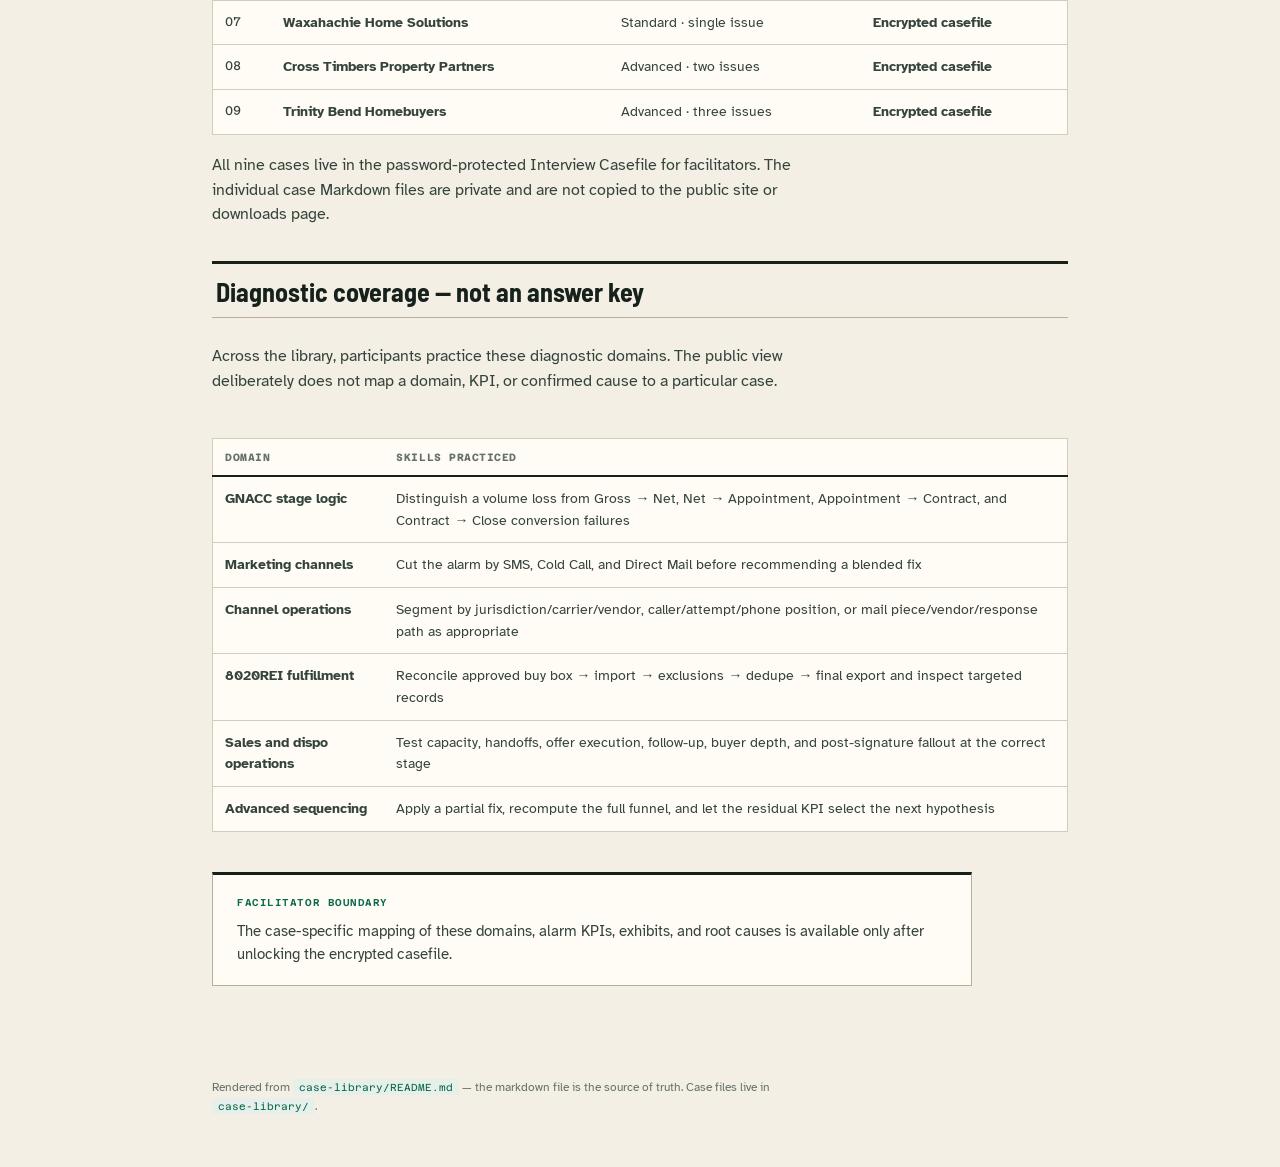
<file: case-library.html>
<!DOCTYPE html>
<html lang="en">
<head>
<meta charset="UTF-8">
<meta name="viewport" content="width=device-width, initial-scale=1.0">
<link rel="icon" href="assets/8020rei-logo.svg" type="image/svg+xml">
<title>Case Library — Run &amp; Author Cases — 8020IQ</title>
<link rel="preconnect" href="https://fonts.googleapis.com">
<link rel="preconnect" href="https://fonts.gstatic.com" crossorigin>
<link href="https://fonts.googleapis.com/css2?family=Atkinson+Hyperlegible:wght@400;700&family=Azeret+Mono:wght@500;600&family=Barlow+Semi+Condensed:wght@600;700&display=swap" rel="stylesheet">
<style>
  /* ===== Casefile design tokens — light mode only ===== */
  :root {
    --paper: #F3EFE5;
    --surface: #FFFCF5;
    --ink: #17211C;
    --ink-soft: #34443C;
    --muted: #657169;
    --rule: #D4CDBE;
    --rule-strong: #B8AE9D;
    --emerald: #0E6B4F;
    --alert: #B6402A;
    --font-display: 'Barlow Semi Condensed', 'Arial Narrow', sans-serif;
    --font-body: 'Atkinson Hyperlegible', Arial, sans-serif;
    --font-mono: 'Azeret Mono', Menlo, Consolas, monospace;
    color-scheme: light;
  }
  * { box-sizing: border-box; }
  html { scroll-behavior: smooth; }
  body {
    margin: 0; background: var(--paper); color: var(--ink);
    font-family: var(--font-body); font-size: 16px; line-height: 1.55;
    -webkit-font-smoothing: antialiased;
  }
  ::selection { background: #BFDFD2; color: var(--ink); }
  .wrap { width: 100%; min-width: 0; max-width: 920px; margin: 0 auto; padding: 0 32px; }
  h1, h2, h3, h4 { font-family: var(--font-display); font-weight: 700; color: var(--ink); margin: 0; text-wrap: balance; }
  p { max-width: 72ch; margin: 0 0 14px; }
  a { color: var(--emerald); }
  :focus-visible { outline: 3px solid #E2A72E; outline-offset: 3px; }
  .eyebrow {
    font-family: var(--font-mono); font-weight: 600; font-size: 10px; letter-spacing: 0.055em;
    text-transform: uppercase; color: var(--emerald);
  }

  .topnav {
    position: sticky; top: 0; z-index: 50;
    background: var(--surface);
    border-bottom: 1px solid var(--rule);
  }
  .nav-inner { display: flex; align-items: center; justify-content: space-between; gap: 18px; height: 58px; }
  .nav-brand {
    display: flex; align-items: center; gap: 10px;
    font-family: var(--font-display); font-weight: 700; font-size: 17px; letter-spacing: 0.01em;
    color: var(--ink); text-decoration: none;
  }
  .nav-brand img { display: block; width: 112px; height: auto; }
  .nav-back {
    padding: 7px 0;
    border-radius: 0;
    border-bottom: 1px solid transparent;
    font-family: var(--font-mono); font-size: 10px; font-weight: 600;
    letter-spacing: 0.04em; text-transform: uppercase;
    color: var(--muted); text-decoration: none;
  }
  .nav-back:hover { color: var(--emerald); border-bottom-color: var(--emerald); }

  header.hero {
    padding: 56px 0 44px;
    border-bottom: 1px solid var(--rule-strong);
  }
  header.hero h1 {
    max-width: 20ch;
    font-size: clamp(44px, 6vw, 68px); line-height: 0.92; letter-spacing: -0.02em;
    margin: 14px 0 16px;
  }
  header.hero .doc-sub { font-size: 16.5px; color: var(--ink-soft); max-width: 62ch; margin: 0; }
  header.hero .doc-sub b { color: var(--ink); }

  section { padding: 44px 0; border-bottom: 1px solid var(--rule); }
  section:last-of-type { border-bottom: none; }
  .sec-head {
    display: flex; justify-content: space-between; align-items: baseline; gap: 16px;
    padding: 15px 4px 12px; margin-bottom: 26px;
    border-top: 3px solid var(--ink); border-bottom: 1px solid var(--rule-strong);
  }
  .sec-head h2 { font-size: 26px; line-height: 1; }
  .sec-head span {
    font-family: var(--font-mono); font-size: 9px; letter-spacing: 0.04em;
    text-transform: uppercase; color: var(--muted);
  }
  .lede { color: var(--ink-soft); max-width: 62ch; margin-bottom: 26px; }
  .lede b { color: var(--ink); }

  ul.tight, ol.tight { padding-left: 20px; color: var(--ink-soft); max-width: 72ch; margin: 0; }
  ul.tight li, ol.tight li { margin-bottom: 9px; }
  ul.tight b, ol.tight b { color: var(--ink); }

  .table-scroll { overflow-x: auto; }
  table.data { width: 100%; border-collapse: collapse; margin: 18px 0; font-size: 14px; background: var(--surface); border: 1px solid var(--rule); }
  table.data th { font-family: var(--font-mono); font-size: 10.5px; letter-spacing: 0.05em; text-transform: uppercase; color: var(--muted); text-align: left; padding: 10px 12px; border-bottom: 2px solid var(--ink); }
  table.data td { padding: 11px 12px; border-bottom: 1px solid var(--rule); color: var(--ink-soft); vertical-align: top; }
  table.data td b { color: var(--ink); }
  td.mono { font-family: var(--font-mono); font-size: 12.5px; color: var(--emerald); white-space: nowrap; }
  td.strong { color: var(--ink); font-weight: 600; }
  td.good { color: var(--emerald); font-weight: 600; }

  .callout {
    background: var(--surface);
    border: 1px solid var(--rule-strong); border-top: 3px solid var(--ink);
    padding: 20px 24px; margin: 22px 0; max-width: 760px;
  }
  .callout .eyebrow { display: block; margin-bottom: 10px; }
  .callout p { font-size: 14.5px; color: var(--ink-soft); margin: 0 0 10px; }
  .callout p:last-child { margin: 0; }
  .callout b { color: var(--ink); }

  code.inline {
    font-family: var(--font-mono); font-size: 0.85em;
    background: #E6EFE9; color: var(--emerald); padding: 2px 6px;
  }

  footer { padding: 26px 0 52px; font-size: 12px; color: var(--muted); }
  footer p { margin: 0; max-width: 72ch; }

  @media (max-width: 640px) {
    .wrap { padding-left: 16px; padding-right: 16px; }
    header.hero { padding: 40px 0 32px; }
    .sec-head { flex-direction: column; align-items: flex-start; gap: 4px; }
  }
  @media (prefers-reduced-motion: reduce) {
    html { scroll-behavior: auto; }
    * { transition: none !important; }
  }
</style>
</head>
<body>

<nav class="topnav" aria-label="Site">
  <div class="wrap nav-inner">
    <a class="nav-brand" href="index.html" aria-label="8020REI home"><img src="assets/8020rei-logo.svg" alt="8020REI"></a>
    <a class="nav-back" href="index.html">&larr; All documents</a>
  </div>
</nav>

<header class="hero">
  <div class="wrap">
    <span class="eyebrow">2 · Practice — Facilitator Manual</span>
    <h1>Case Library — How to Run &amp; Author Cases</h1>
    <p class="doc-sub">Wholesale-REI case interviews in the McKinsey interviewer-led format, used as the live-session core of the <a href="8020IQ-Training-Program.html">training program</a>. All nine rendered cases live in the password-protected <a href="interview-cases.html">Interview Casefile</a> (facilitators only).</p>
  </div>
</header>

<section id="running">
  <div class="wrap">
    <div class="sec-head">
      <h2>Running a case (facilitator)</h2>
    </div>
    <ul class="tight">
      <li><b>Format: interviewer-led.</b> You control direction and provide data only when asked — the candidate must ask for exhibits and segmentations, not receive them upfront.</li>
      <li><b>Time box:</b> 45–60 min. Participants work in pairs (one leads, one seconds); rotate at each question.</li>
      <li><b>Score</b> with the rubric in each case file (Structure / Quant / Insight / Synthesis / Coachability, 1–5).</li>
      <li><b>Coach, don't rescue:</b> each case file has scripted coaching prompts for stuck candidates. Use them verbatim before improvising.</li>
      <li><b>Debrief mapping</b> (do this every time): prompt = Step 1 (define) · Q1 = Step 2 (structure) · choosing what to test first = Step 3 (prioritize) · asking for exhibits = Step 4 (plan) · the math = Step 5 (analyze) · Q4 = Steps 6–7 (synthesize &amp; recommend).</li>
    </ul>
  </div>
</section>

<section id="authoring">
  <div class="wrap">
    <div class="sec-head">
      <h2>Authoring a new case</h2>
    </div>
    <p class="lede">Every case follows the same skeleton — see Case 01 (Lone Star) in the <a href="interview-cases.html">Interview Casefile</a> as the model:</p>
    <ol class="tight">
      <li><b>Opening prompt</b> — fictional client, one vague and realistic complaint, and one suspected culprit in the owner's voice. Do <b>not</b> include counts, rates, spend, stage-by-stage facts, or root-cause clues. The candidate must clarify the language and request the evidence; put the numeric funnel in Exhibit 1.</li>
      <li><b>Q1 — Structure:</b> define the client's ambiguous terms, state what evidence is needed, then build the funnel-first issue tree across the three diagnostic pillars + market. Include a coaching prompt that advances discovery without leaking Exhibit 1.</li>
      <li><b>Q2 — Quant exhibit:</b> before/after funnel table. A standard case has exactly <b>one</b> stage-conversion break. A case explicitly labeled <b>advanced</b> may contain two or three declared issues; its exhibits must isolate them sequentially and show why one fix leaves a measurable residual gap. Candidate must isolate the pattern and size the $ exposure.</li>
      <li><b>Q3 — Brainstorm:</b> MECE hypotheses for the alarm, then "what do you test first?" The taught move: <b>segment before you theorize</b> + <b>check the change log</b>. A standard Exhibit 2 confirms one hypothesis; an advanced case uses sequential Exhibits 2A/2B/2C with a partial-fix calculation after each. Three requirements, all enforced by the case audit:
        <ul class="tight" style="margin-top:9px;">
          <li>Label the brainstorm list as <b>hypotheses that are not yet root causes</b> (the phrase "Expected root-cause hypotheses" is banned — it conflates the two rungs the question is trying to separate).</li>
          <li>Prefix each bullet with the generator branch it comes from, so the set reads as generated rather than memorized: <b>Input · Coverage · Execution · Measurement · External</b> for a broken conversion, or <b>Planned · Eligible · Delivered · Reached · Responded</b> for a volume loss.</li>
          <li>Include a <b>Why this order</b> coach block before the exhibit, giving the round-1 (pre-evidence) and round-2 (post-cut) ranking and <i>why that particular cut discriminates</i>.</li>
        </ul>
      </li>
      <li><b>Q4 — Synthesis:</b> two-minute elevator answer, SCR, recommendation first, with a risk and a monitoring metric.</li>
      <li><b>Rubric + facilitator notes</b> — including a one-line issue summary, the exact KPI that triggered the alarm, and which real red flag the case dramatizes.</li>
      <li><b>Client context</b> — a coach-only table of stable background (client profile, named team roster with headcount, marketing channels, tools &amp; vendors, 8020REI engagement), answered one item at a time. It must contain <b>no change events, dates of changes, exhibit content, or root-cause clues</b>.</li>
      <li><b>Hypothesis ladder</b> — a coach-only prep card laying the case out rung by rung (<b>complaint · break · segment · hypothesis · root cause · trigger</b>), plus <i>the cut that does the work</i>, <i>what that cut kills for free</i>, and a <i>layer-mixing trap to watch for</i>. This is the answer to "why is this the root cause and that only a hypothesis?" Definitions live in <a href="hypothesis-to-root-cause.html">From Hypothesis to Root Cause</a>; keep the case card concrete rather than restating the theory.</li>
    </ol>
    <div class="callout">
      <span class="eyebrow">Diagnostic vocabulary</span>
      <p>Cases use one shared ladder — <b>complaint → break → segment → hypothesis → root cause → trigger</b>. A <i>hypothesis</i> is a mechanism that could explain the segment; a <i>root cause</i> is the specific fixable thing inside it, narrowed until you can name an owner and a first task. MECE is tested among siblings on one rung, never between a parent and its child. Full treatment, generators, prioritization rules, and the student FAQ: <a href="hypothesis-to-root-cause.html"><b>From Hypothesis to Root Cause</b></a>.</p>
    </div>

    <div class="callout">
      <span class="eyebrow">Rules of the house style</span>
      <p>• Use real benchmarks from the <a href="gnacc-reference.html">GNACC Reference</a>; the math must check out exactly (recompute every rate).</p>
      <p>• Do not volunteer evidence in the opening, the Q1 ask, or the first Q1 re-router. When the candidate names the matched-period funnel data needed, hand over Exhibit 1.</p>
      <p>• If the prompt says a metric is unchanged, keep its before/after values identical. Use $25,000 gross profit per closed deal for case sizing (typical range: $20,000–$30,000, or roughly 10%–15% of property value) unless the case supplies a client-specific figure.</p>
      <p>• Place the cause where the failure actually happens: no seller signature = <b>Appointment → Contract</b>; a signed contract that cannot monetize = <b>Contract → Close</b>; stable closings with lower gross profit per deal = <b>unit economics</b>, not a GNACC conversion break.</p>
      <p>• The library is wholesale-first. If a case uses fix-and-flip or wholetail, make the acquisition close, rehab, listing, final resale, and revenue milestones explicit; do not default to a buyer-list/dispo diagnosis.</p>
      <p>• Use one engineered root cause in a standard case. An advanced case may declare exactly two or three independent issues, but the first fix must produce only partial recovery, the residual KPI must trigger the next test, and the synthesis must sequence every fix.</p>
      <p>• Every case must contain a <b>Channel check</b>. Segment the broken KPI by marketing channel first; if one channel is already isolated, segment by that channel's operating unit. If channel is not causal, the exhibit must explicitly rule it out.</p>
      <p>• Test 8020REI's own fulfillment output: approved buy box → imported criteria → exclusions such as <code class="inline">SystemDMA</code> / <code class="inline">DoNotSend</code> → final export, with row-count reconciliation and a targeted record sample.</p>
      <p>• Keep Reverse BuyBox and BuyBox IQ recommendations separate from the active, CSM-confirmed BuyBox. A written volume request does not bypass that release gate; outside-BuyBox records require a documented, CSM-approved test cohort or BuyBox revision.</p>
      <p>• Fictional client names, realistic geography (DFW area so far).</p>
      <p>• Every red flag in <a href="client-diagnostic-checklist.html"><code class="inline">client-diagnostic-checklist.md</code></a> is a candidate case seed.</p>
      <p>• The encrypted casefile renders prompts and exhibits as blue <b>student-share</b> cards, and answers, hints, reveals, facilitator notes, client context, and the hypothesis ladder as amber <b>coach-only</b> cards, so each card can be captured safely.</p>
    </div>
  </div>
</section>

<section id="channels">
  <div class="wrap">
    <div class="sec-head">
      <h2>Required marketing-channel lens</h2>
    </div>
    <p class="lede">A blended GNACC result can hide one broken marketing channel—or one vendor, caller, carrier, or mail piece inside that channel. Apply this cut before recommending a team-wide fix.</p>
    <div class="table-scroll">
      <table class="data">
        <thead><tr><th>Marketing channel</th><th>Extend the funnel upstream</th><th>First within-channel segmentations</th></tr></thead>
        <tbody>
          <tr><td class="strong">SMS</td><td>Selected records → Sent → Delivered → Response/Gross Lead</td><td>Jurisdiction, carrier, messaging vendor, registered campaign/sender, message version, delivery/error code, opt-out cohort</td></tr>
          <tr><td class="strong">Cold Call</td><td>Selected records → Phone positions supplied → Positions attempted → Live answer → Correct owner → Interest/Net Lead</td><td>Call-center vendor, caller/team member, attempt count, highest phone position attempted, disposition, time/day, targeted call-recording QA</td></tr>
          <tr><td class="strong">Direct Mail</td><td>Selected records → Pieces mailed → Delivered/returned → Working response path → Response/Gross Lead</td><td>Piece type (for example, Check Letter vs. Postcard), printed phone/tracking number or QR/URL, mail vendor, drop date, list/exposure cohort, offer</td></tr>
        </tbody>
      </table>
    </div>
    <div class="callout">
      <span class="eyebrow">SMS verification rule</span>
      <p>Keep <b>legislation/regulation</b>, <b>carrier filtering/policy</b>, and <b>vendor configuration</b> as separate hypotheses. Do not teach a specific legal or carrier rule until its jurisdiction, effective date, and current official source have been verified. Carrier restrictions are not legislation.</p>
    </div>
    <div class="callout">
      <span class="eyebrow">Recordings explain a segment</span>
      <p><b>Segment before listening.</b> Sample a few calls from the abnormal vendor/caller/disposition cohort plus a healthy control, then check owner identity, script adherence, objection handling, disposition accuracy, and premature disqualification. A convenient random handful does not establish prevalence.</p>
    </div>
    <div class="callout">
      <span class="eyebrow">Audit our own fulfillment</span>
      <p>Compare the approved buy box with the import and final export; verify exclusion-tag logic, lineage, source and row counts, and a targeted record sample. For contactability declines, segment by <b>skiptrace date/age</b>—a file last refreshed 12 months ago can decay gradually.</p>
    </div>
  </div>
</section>

<section id="buildout">
  <div class="wrap">
    <div class="sec-head">
      <h2>Case roster — spoiler-safe public view</h2>
    </div>
    <p class="lede">The public roster identifies the fictional client and case format only. <b>KPI values, engineered root causes, exhibits, answers, rubrics, and facilitator notes stay inside the encrypted Interview Casefile.</b></p>
    <div class="table-scroll">
      <table class="data">
        <thead><tr><th>#</th><th>Fictional client</th><th>Format</th><th>Access</th></tr></thead>
        <tbody>
          <tr><td class="mono">01</td><td class="strong">Lone Star Home Buyers</td><td>Standard · single issue</td><td class="good">Encrypted casefile</td></tr>
          <tr><td class="mono">02</td><td class="strong">Cedar Fork Property Group</td><td>Standard · single issue</td><td class="good">Encrypted casefile</td></tr>
          <tr><td class="mono">03</td><td class="strong">Prairie Gate Investments</td><td>Standard · single issue</td><td class="good">Encrypted casefile</td></tr>
          <tr><td class="mono">04</td><td class="strong">Red Oak Home Offers</td><td>Standard · single issue</td><td class="good">Encrypted casefile</td></tr>
          <tr><td class="mono">05</td><td class="strong">Panther City Acquisitions</td><td>Standard · single issue</td><td class="good">Encrypted casefile</td></tr>
          <tr><td class="mono">06</td><td class="strong">North Elm Property Buyers</td><td>Standard · single issue</td><td class="good">Encrypted casefile</td></tr>
          <tr><td class="mono">07</td><td class="strong">Waxahachie Home Solutions</td><td>Standard · single issue</td><td class="good">Encrypted casefile</td></tr>
          <tr><td class="mono">08</td><td class="strong">Cross Timbers Property Partners</td><td>Advanced · two issues</td><td class="good">Encrypted casefile</td></tr>
          <tr><td class="mono">09</td><td class="strong">Trinity Bend Homebuyers</td><td>Advanced · three issues</td><td class="good">Encrypted casefile</td></tr>
        </tbody>
      </table>
    </div>
    <p class="lede">All nine cases live in the password-protected Interview Casefile for facilitators. The individual case Markdown files are private and are not copied to the public site or downloads page.</p>
    <div class="sec-head" style="margin-top:34px;">
      <h2>Diagnostic coverage — not an answer key</h2>
    </div>
    <p class="lede">Across the library, participants practice these diagnostic domains. The public view deliberately does not map a domain, KPI, or confirmed cause to a particular case.</p>
    <div class="table-scroll">
      <table class="data">
        <thead><tr><th>Domain</th><th>Skills practiced</th></tr></thead>
        <tbody>
          <tr><td class="strong">GNACC stage logic</td><td>Distinguish a volume loss from Gross → Net, Net → Appointment, Appointment → Contract, and Contract → Close conversion failures</td></tr>
          <tr><td class="strong">Marketing channels</td><td>Cut the alarm by SMS, Cold Call, and Direct Mail before recommending a blended fix</td></tr>
          <tr><td class="strong">Channel operations</td><td>Segment by jurisdiction/carrier/vendor, caller/attempt/phone position, or mail piece/vendor/response path as appropriate</td></tr>
          <tr><td class="strong">8020REI fulfillment</td><td>Reconcile approved buy box → import → exclusions → dedupe → final export and inspect targeted records</td></tr>
          <tr><td class="strong">Sales and dispo operations</td><td>Test capacity, handoffs, offer execution, follow-up, buyer depth, and post-signature fallout at the correct stage</td></tr>
          <tr><td class="strong">Advanced sequencing</td><td>Apply a partial fix, recompute the full funnel, and let the residual KPI select the next hypothesis</td></tr>
        </tbody>
      </table>
    </div>
    <div class="callout">
      <span class="eyebrow">Facilitator boundary</span>
      <p>The case-specific mapping of these domains, alarm KPIs, exhibits, and root causes is available only after unlocking the encrypted casefile.</p>
    </div>
  </div>
</section>

<footer>
  <div class="wrap">
    <p>Rendered from <code class="inline">case-library/README.md</code> — the markdown file is the source of truth. Case files live in <code class="inline">case-library/</code>.</p>
  </div>
</footer>

</body>
</html>
</file>
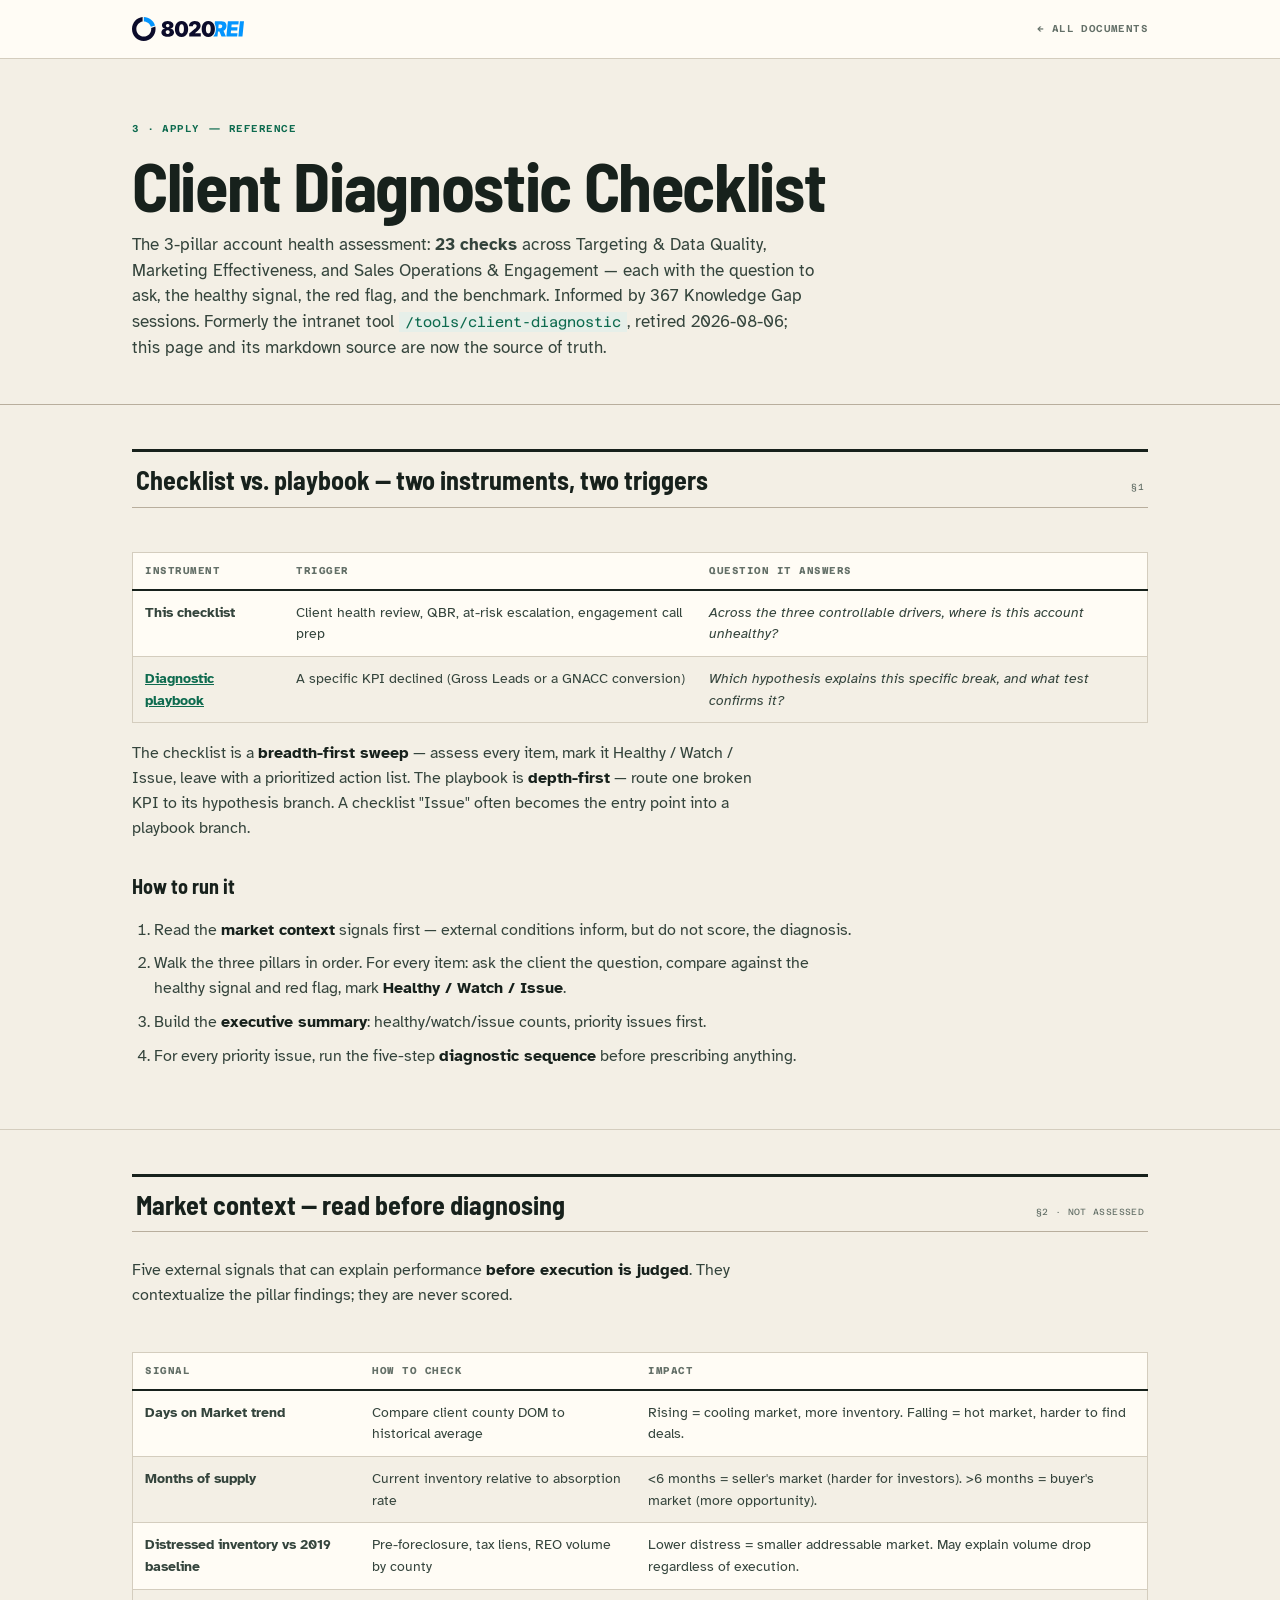
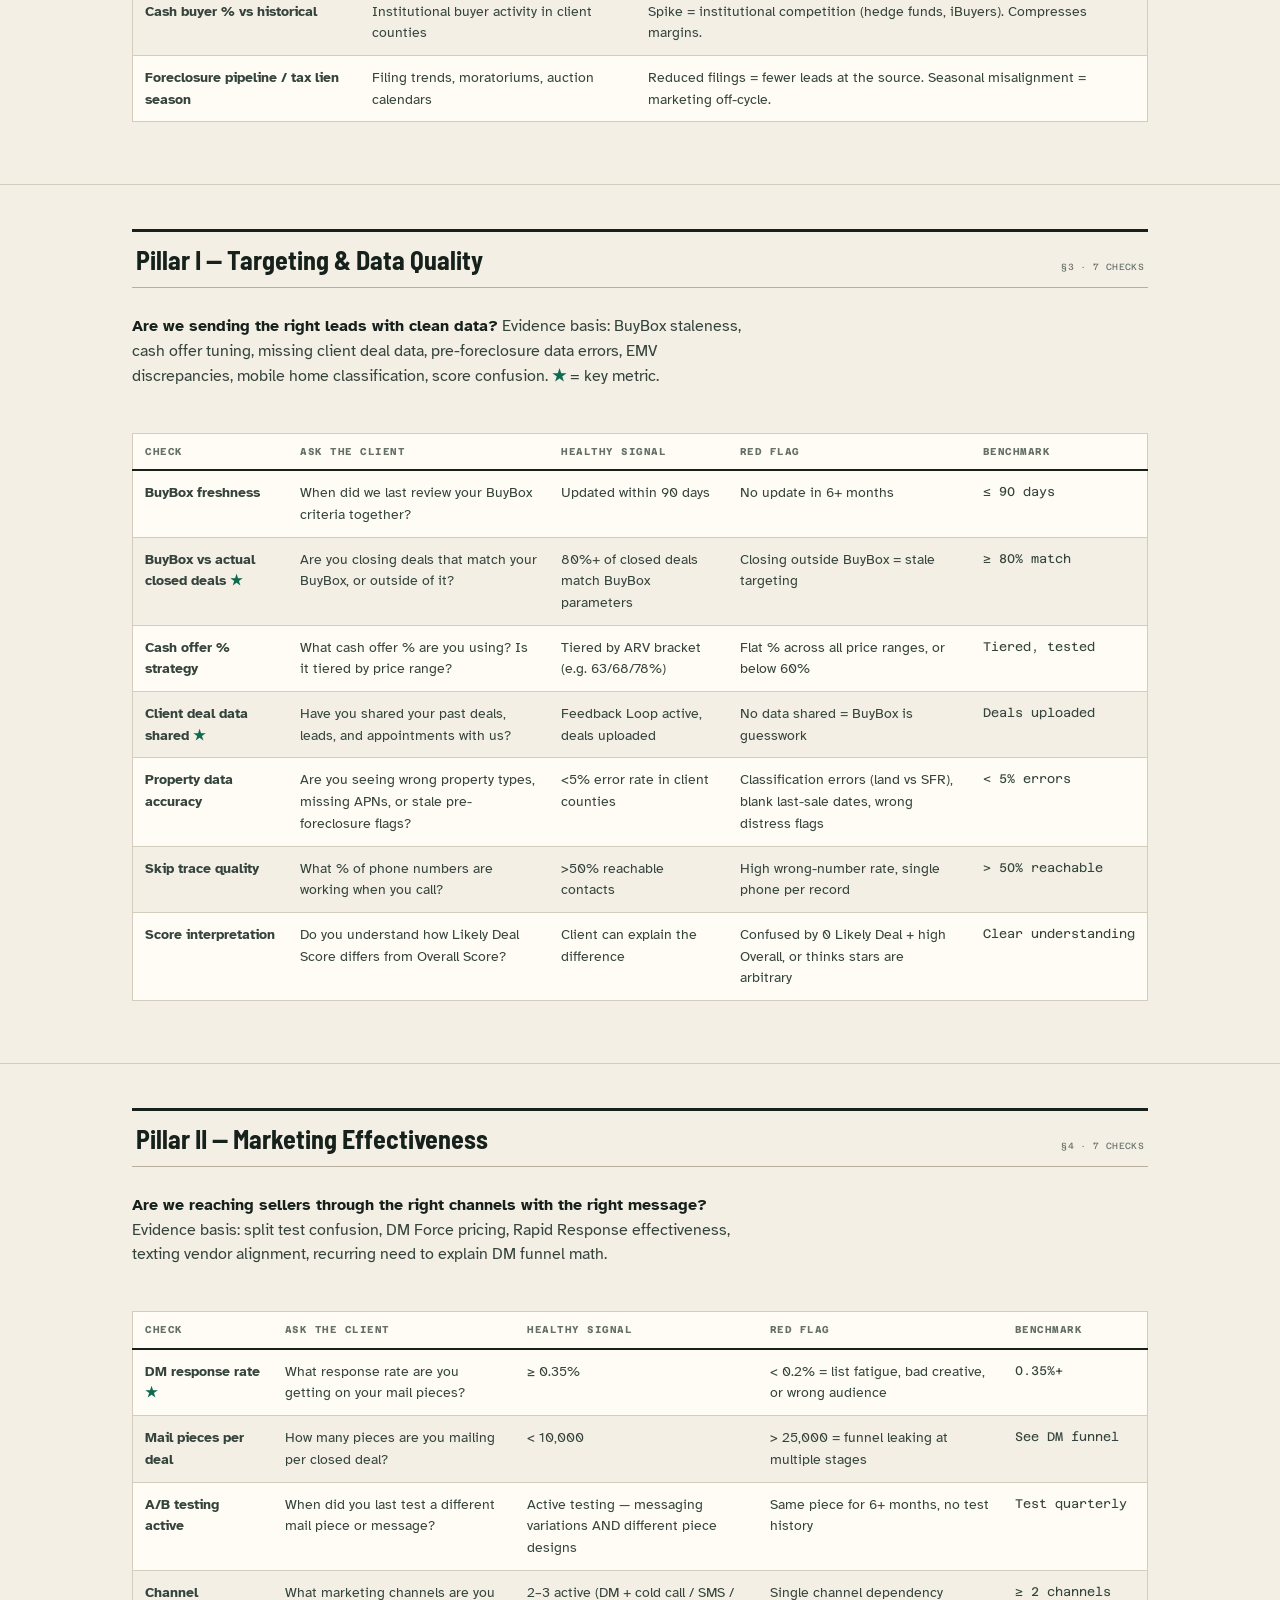
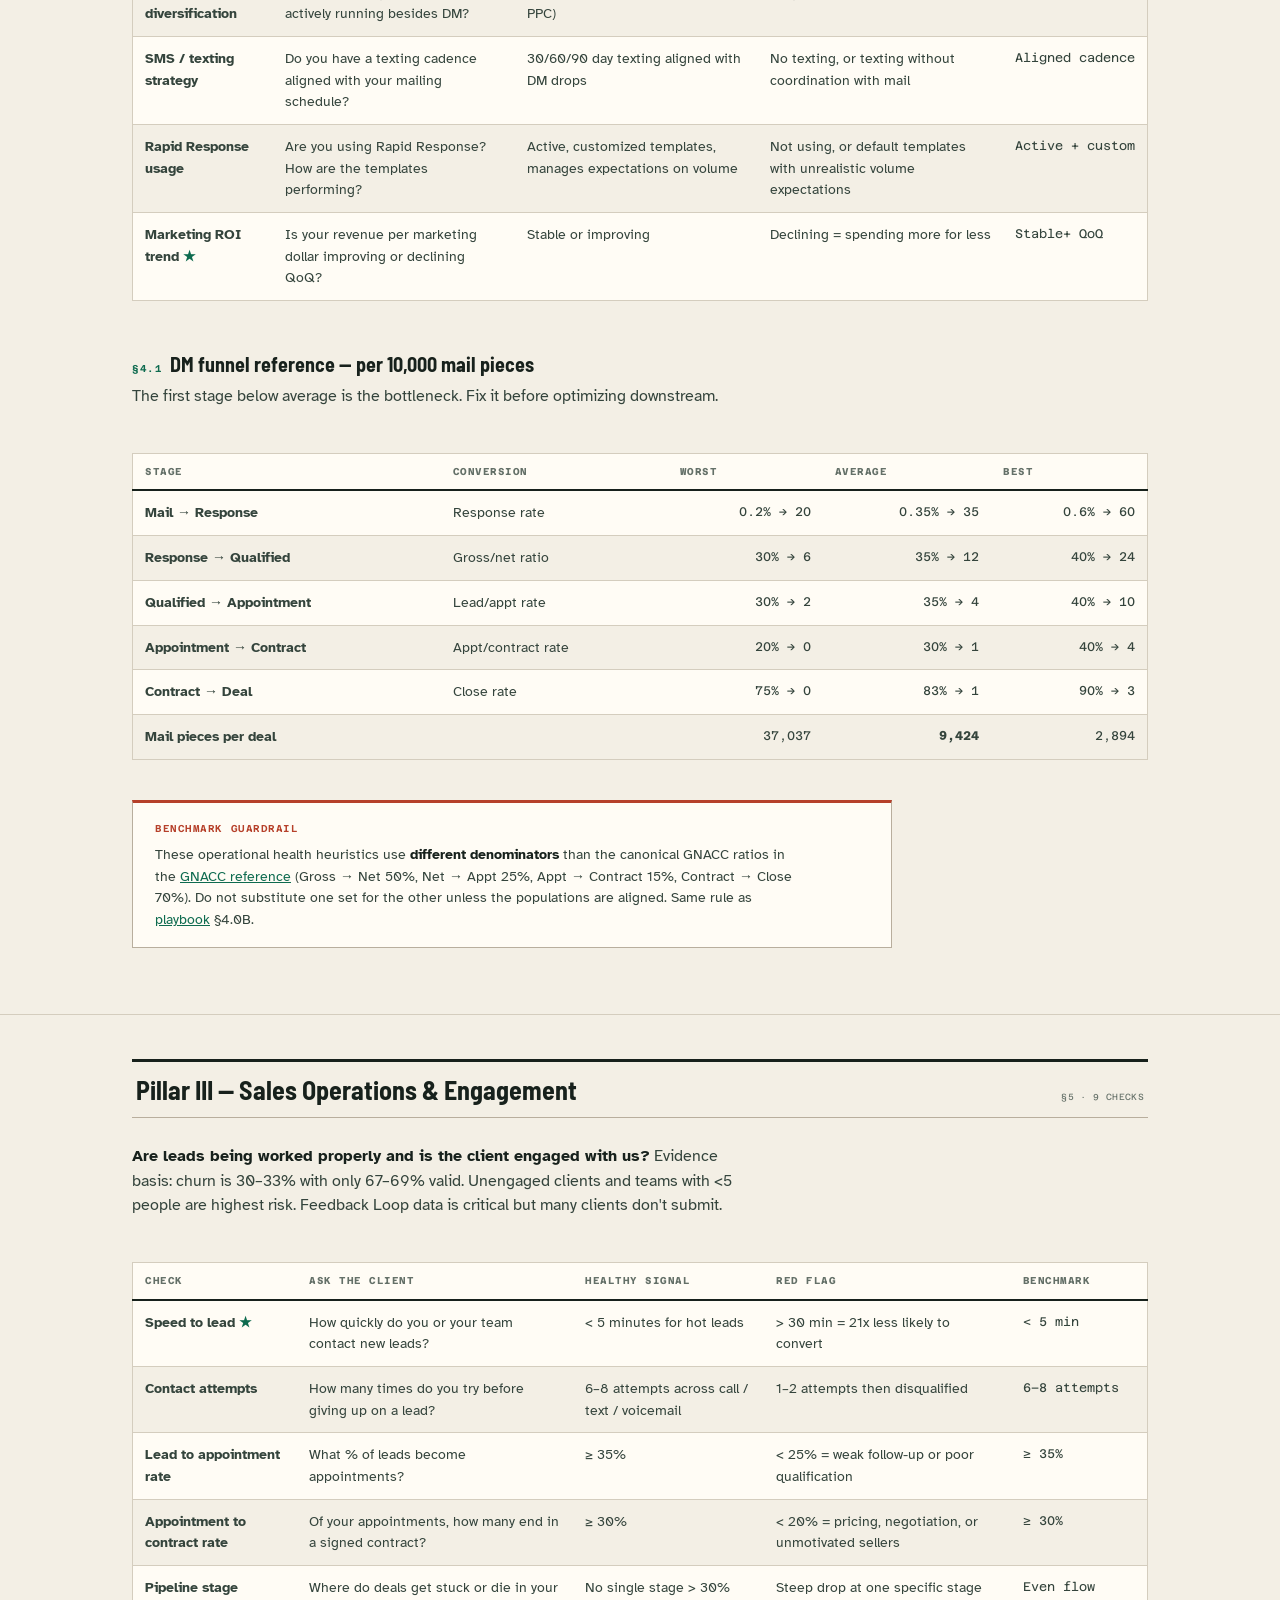
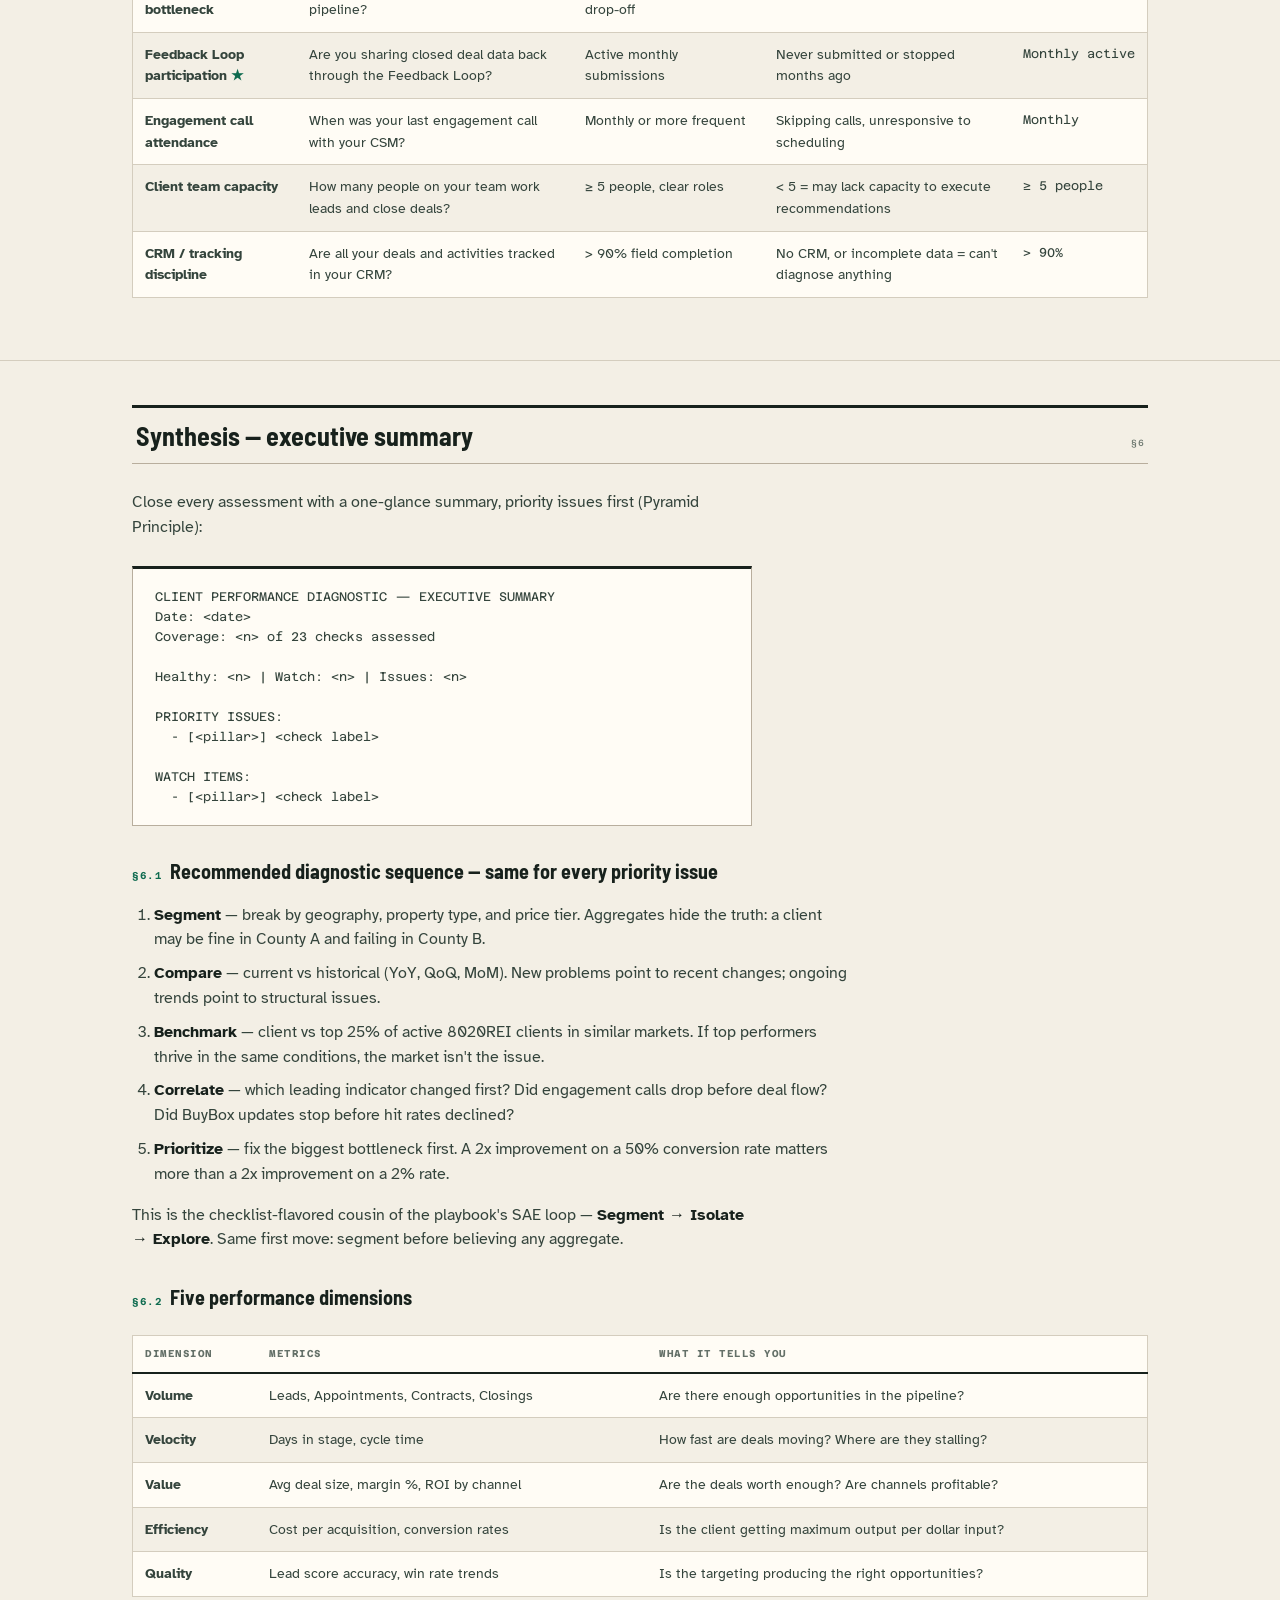
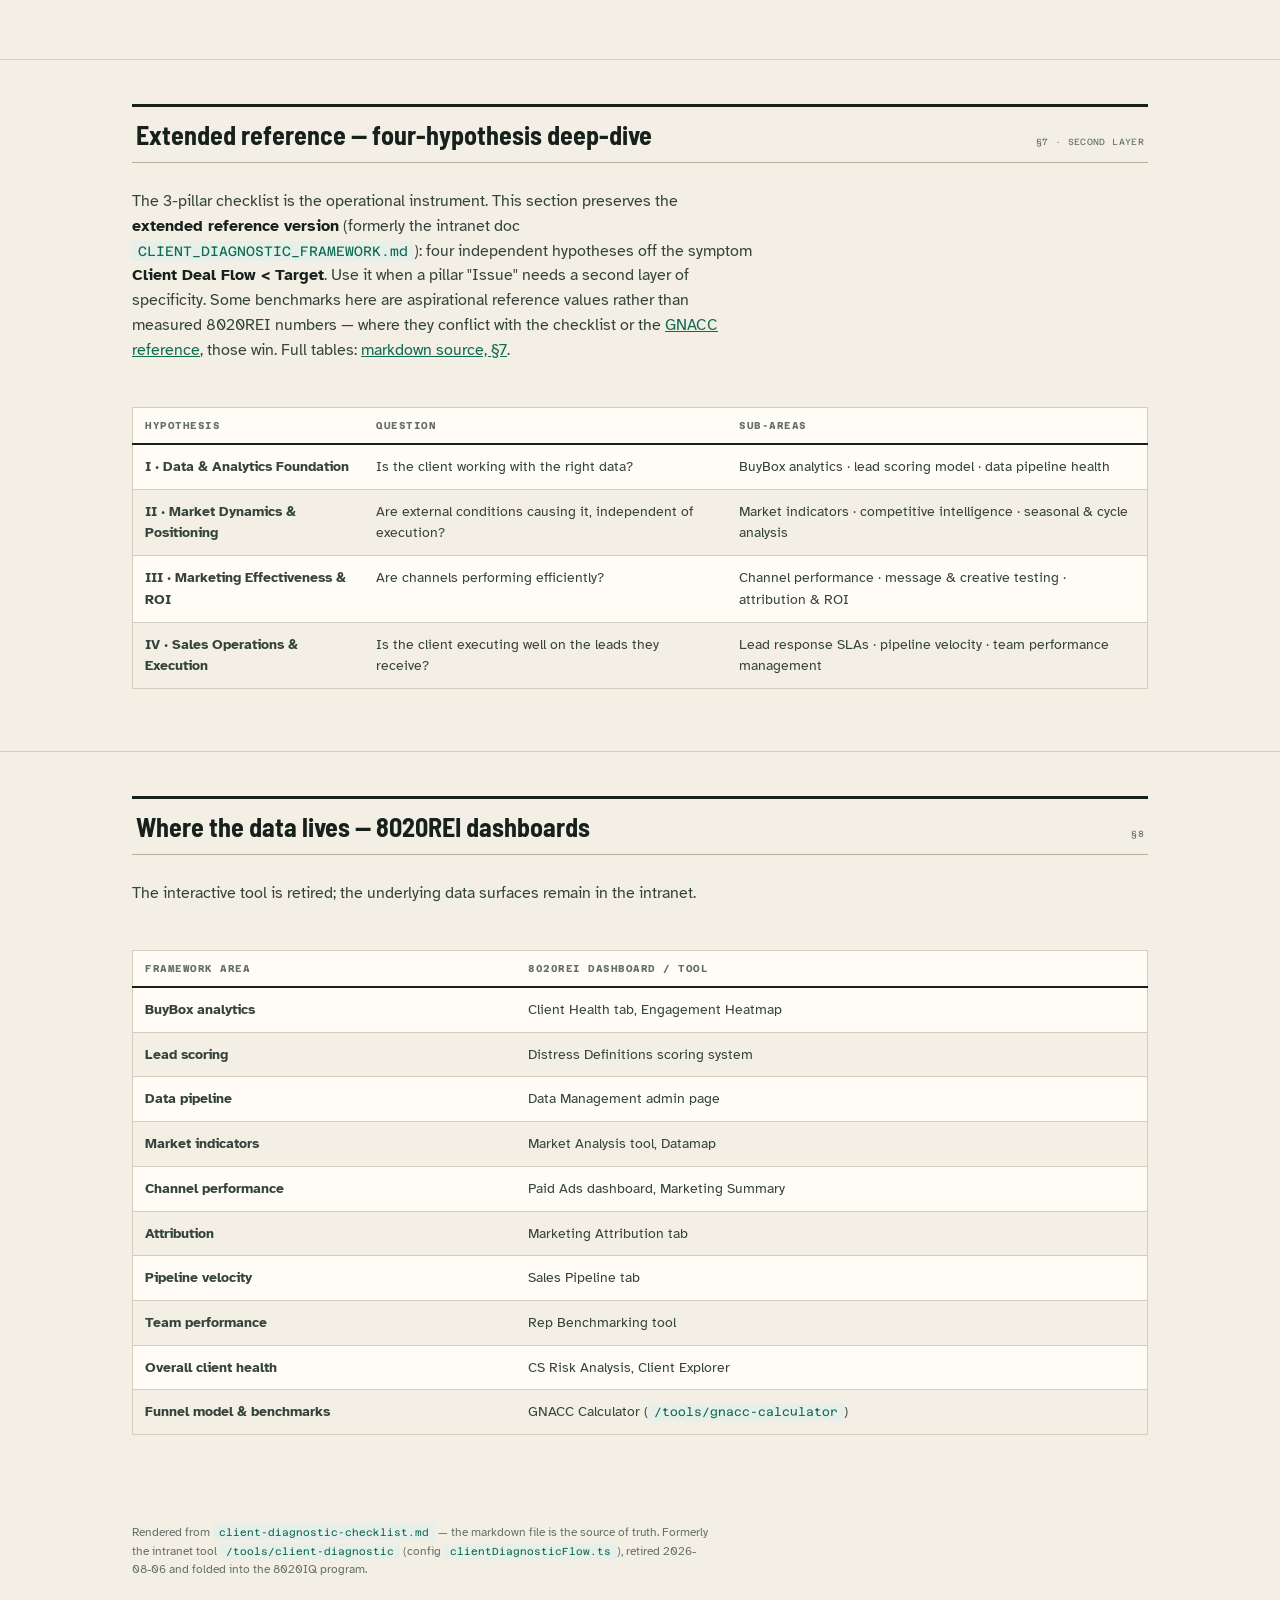
<file: client-diagnostic-checklist.html>
<!DOCTYPE html>
<html lang="en">
<head>
<meta charset="UTF-8">
<meta name="viewport" content="width=device-width, initial-scale=1.0">
<link rel="icon" href="assets/8020rei-logo.svg" type="image/svg+xml">
<title>Client Diagnostic Checklist — 3-Pillar Account Health — 8020IQ</title>
<link rel="preconnect" href="https://fonts.googleapis.com">
<link rel="preconnect" href="https://fonts.gstatic.com" crossorigin>
<link href="https://fonts.googleapis.com/css2?family=Atkinson+Hyperlegible:wght@400;700&amp;family=Azeret+Mono:wght@500;600&amp;family=Barlow+Semi+Condensed:wght@600;700&amp;display=swap" rel="stylesheet">
<style>
  /* ===== Casefile design tokens — light mode only ===== */
  :root {
    --paper: #F3EFE5;
    --surface: #FFFCF5;
    --ink: #17211C;
    --ink-soft: #34443C;
    --muted: #647068;
    --rule: #D4CDBE;
    --rule-strong: #B8AE9D;
    --emerald: #0E6B4F;
    --alert: #B6402A;
    --amber: #9A6B15;
    --font-display: 'Barlow Semi Condensed', 'Arial Narrow', sans-serif;
    --font-body: 'Atkinson Hyperlegible', Arial, sans-serif;
    --font-mono: 'Azeret Mono', Menlo, Consolas, monospace;
    color-scheme: light;
  }
  * { box-sizing: border-box; }
  html { scroll-behavior: smooth; }
  body {
    margin: 0; background: var(--paper); color: var(--ink);
    font-family: var(--font-body); font-size: 16px; line-height: 1.55;
    -webkit-font-smoothing: antialiased;
  }
  ::selection { background: #BFDFD2; color: var(--ink); }
  .wrap { width: 100%; min-width: 0; max-width: 1080px; margin: 0 auto; padding: 0 32px; }
  h1, h2, h3, h4 { font-family: var(--font-display); font-weight: 700; color: var(--ink); margin: 0; text-wrap: balance; }
  p { max-width: 72ch; margin: 0 0 14px; }
  a { color: var(--emerald); }
  :focus-visible { outline: 3px solid #E2A72E; outline-offset: 3px; }
  .eyebrow {
    font-family: var(--font-mono); font-weight: 600; font-size: 10px; letter-spacing: 0.055em;
    text-transform: uppercase; color: var(--emerald);
  }

  .topnav {
    position: sticky; top: 0; z-index: 50;
    background: var(--surface);
    border-bottom: 1px solid var(--rule);
  }
  .nav-inner { display: flex; align-items: center; justify-content: space-between; gap: 18px; height: 58px; }
  .nav-brand {
    display: flex; align-items: center; gap: 10px;
    font-family: var(--font-display); font-weight: 700; font-size: 17px; letter-spacing: 0.01em;
    color: var(--ink); text-decoration: none;
  }
  .nav-brand img { display: block; width: 112px; height: auto; }
  .nav-back {
    padding: 7px 0;
    border-bottom: 1px solid transparent;
    font-family: var(--font-mono); font-size: 10px; font-weight: 600;
    letter-spacing: 0.04em; text-transform: uppercase;
    color: var(--muted); text-decoration: none;
  }
  .nav-back:hover { color: var(--emerald); border-bottom-color: var(--emerald); }

  header.hero {
    padding: 56px 0 44px;
    border-bottom: 1px solid var(--rule-strong);
  }
  header.hero h1 {
    max-width: 20ch;
    font-size: clamp(44px, 6vw, 68px); line-height: 0.92; letter-spacing: -0.02em;
    margin: 14px 0 16px;
  }
  header.hero .doc-sub { font-size: 16.5px; color: var(--ink-soft); max-width: 62ch; margin: 0; }

  section { padding: 44px 0; border-bottom: 1px solid var(--rule); }
  section:last-of-type { border-bottom: none; }
  .sec-head {
    display: flex; justify-content: space-between; align-items: baseline; gap: 16px;
    padding: 15px 4px 12px; margin-bottom: 26px;
    border-top: 3px solid var(--ink); border-bottom: 1px solid var(--rule-strong);
  }
  .sec-head h2 { font-size: 26px; line-height: 1; }
  .sec-head span {
    font-family: var(--font-mono); font-size: 9px; letter-spacing: 0.04em;
    text-transform: uppercase; color: var(--muted);
  }
  .lede { color: var(--ink-soft); max-width: 62ch; margin-bottom: 26px; }
  .lede b { color: var(--ink); }
  h3.sub { font-size: 20px; margin: 30px 0 4px; }
  h3.sub .tag {
    font-family: var(--font-mono); font-size: 10px; font-weight: 600; letter-spacing: 0.05em;
    text-transform: uppercase; color: var(--emerald); margin-right: 8px;
  }
  ol.steps { padding-left: 22px; color: var(--ink-soft); max-width: 720px; }
  ol.steps li { margin-bottom: 9px; }
  ol.steps b { color: var(--ink); }

  .table-scroll { overflow-x: auto; }
  table.data {
    width: 100%; border-collapse: collapse; margin: 18px 0; font-size: 14px;
    background: var(--surface); border: 1px solid var(--rule);
  }
  table.data th {
    font-family: var(--font-mono); font-size: 10px; letter-spacing: 0.05em; text-transform: uppercase;
    color: var(--muted); text-align: left; padding: 10px 12px;
    border-bottom: 2px solid var(--ink);
  }
  table.data td { padding: 11px 12px; border-bottom: 1px solid var(--rule); color: var(--ink-soft); vertical-align: top; }
  table.data tbody tr:nth-child(even) { background: var(--paper); }
  table.data td b { color: var(--ink); }
  td.mono, th.num { font-family: var(--font-mono); font-size: 12.5px; white-space: nowrap; }
  td.mono { color: var(--emerald); }
  td.num { font-family: var(--font-mono); font-size: 12.5px; text-align: right; white-space: nowrap; color: var(--ink-soft); }
  th.num { text-align: right; }
  td.bad { color: var(--alert); }
  td.good { color: var(--emerald); }
  td.strong { color: var(--ink); font-weight: 700; }
  .key-star { color: var(--emerald); font-weight: 700; }

  .callout {
    background: var(--surface); border: 1px solid var(--rule-strong); border-top: 3px solid var(--ink);
    padding: 18px 22px 16px; margin: 22px 0; max-width: 760px;
  }
  .callout .eyebrow { display: block; margin-bottom: 8px; }
  .callout p { font-size: 14px; color: var(--ink-soft); margin: 0 0 10px; }
  .callout p:last-child { margin: 0; }
  .callout b { color: var(--ink); }
  .callout.warn { border-top-color: var(--alert); }
  .callout.warn .eyebrow { color: var(--alert); }

  code.inline {
    font-family: var(--font-mono); font-size: 0.85em;
    background: #E6EFE9; color: var(--emerald); padding: 2px 6px;
  }
  pre.summary {
    font-family: var(--font-mono); font-size: 12.5px; line-height: 1.6;
    background: var(--surface); border: 1px solid var(--rule-strong); border-top: 3px solid var(--ink);
    color: var(--ink-soft); padding: 18px 22px; margin: 22px 0; max-width: 620px;
    overflow-x: auto;
  }

  footer { padding: 26px 0 52px; font-size: 12px; color: var(--muted); }
  footer p { margin: 0; max-width: 72ch; }

  @media (max-width: 640px) {
    .wrap { padding-left: 16px; padding-right: 16px; }
    header.hero { padding: 40px 0 32px; }
    .sec-head { flex-direction: column; align-items: flex-start; gap: 4px; }
  }

  @media (prefers-reduced-motion: reduce) {
    html { scroll-behavior: auto; }
  }
</style>
</head>
<body>

<nav class="topnav" aria-label="Site">
  <div class="wrap nav-inner">
    <a class="nav-brand" href="index.html" aria-label="8020REI home"><img src="assets/8020rei-logo.svg" alt="8020REI"></a>
    <a class="nav-back" href="index.html">&larr; All documents</a>
  </div>
</nav>

<header class="hero">
  <div class="wrap">
    <span class="eyebrow">3 · Apply — Reference</span>
    <h1>Client Diagnostic Checklist</h1>
    <p class="doc-sub">The 3-pillar account health assessment: <b>23 checks</b> across Targeting &amp; Data Quality, Marketing Effectiveness, and Sales Operations &amp; Engagement — each with the question to ask, the healthy signal, the red flag, and the benchmark. Informed by 367 Knowledge Gap sessions. Formerly the intranet tool <code class="inline">/tools/client-diagnostic</code>, retired 2026-08-06; this page and its markdown source are now the source of truth.</p>
  </div>
</header>

<!-- ================= WHEN TO USE ================= -->
<section id="when">
  <div class="wrap">
    <div class="sec-head">
      <h2>Checklist vs. playbook — two instruments, two triggers</h2>
      <span>§1</span>
    </div>
    <div class="table-scroll" tabindex="0" role="region" aria-label="Checklist versus playbook comparison">
      <table class="data">
        <thead><tr><th>Instrument</th><th>Trigger</th><th>Question it answers</th></tr></thead>
        <tbody>
          <tr><td class="strong">This checklist</td><td>Client health review, QBR, at-risk escalation, engagement call prep</td><td><i>Across the three controllable drivers, where is this account unhealthy?</i></td></tr>
          <tr><td class="strong"><a href="diagnostic-playbook.html">Diagnostic playbook</a></td><td>A specific KPI declined (Gross Leads or a GNACC conversion)</td><td><i>Which hypothesis explains this specific break, and what test confirms it?</i></td></tr>
        </tbody>
      </table>
    </div>
    <p class="lede">The checklist is a <b>breadth-first sweep</b> — assess every item, mark it Healthy / Watch / Issue, leave with a prioritized action list. The playbook is <b>depth-first</b> — route one broken KPI to its hypothesis branch. A checklist "Issue" often becomes the entry point into a playbook branch.</p>
    <h3 class="sub">How to run it</h3>
    <ol class="steps">
      <li>Read the <b>market context</b> signals first — external conditions inform, but do not score, the diagnosis.</li>
      <li>Walk the three pillars in order. For every item: ask the client the question, compare against the healthy signal and red flag, mark <b>Healthy / Watch / Issue</b>.</li>
      <li>Build the <b>executive summary</b>: healthy/watch/issue counts, priority issues first.</li>
      <li>For every priority issue, run the five-step <b>diagnostic sequence</b> before prescribing anything.</li>
    </ol>
  </div>
</section>

<!-- ================= MARKET CONTEXT ================= -->
<section id="market-context">
  <div class="wrap">
    <div class="sec-head">
      <h2>Market context — read before diagnosing</h2>
      <span>§2 · not assessed</span>
    </div>
    <p class="lede">Five external signals that can explain performance <b>before execution is judged</b>. They contextualize the pillar findings; they are never scored.</p>
    <div class="table-scroll" tabindex="0" role="region" aria-label="Market context signals">
      <table class="data">
        <thead><tr><th>Signal</th><th>How to check</th><th>Impact</th></tr></thead>
        <tbody>
          <tr><td class="strong">Days on Market trend</td><td>Compare client county DOM to historical average</td><td>Rising = cooling market, more inventory. Falling = hot market, harder to find deals.</td></tr>
          <tr><td class="strong">Months of supply</td><td>Current inventory relative to absorption rate</td><td>&lt;6 months = seller's market (harder for investors). &gt;6 months = buyer's market (more opportunity).</td></tr>
          <tr><td class="strong">Distressed inventory vs 2019 baseline</td><td>Pre-foreclosure, tax liens, REO volume by county</td><td>Lower distress = smaller addressable market. May explain volume drop regardless of execution.</td></tr>
          <tr><td class="strong">Cash buyer % vs historical</td><td>Institutional buyer activity in client counties</td><td>Spike = institutional competition (hedge funds, iBuyers). Compresses margins.</td></tr>
          <tr><td class="strong">Foreclosure pipeline / tax lien season</td><td>Filing trends, moratoriums, auction calendars</td><td>Reduced filings = fewer leads at the source. Seasonal misalignment = marketing off-cycle.</td></tr>
        </tbody>
      </table>
    </div>
  </div>
</section>

<!-- ================= PILLAR I ================= -->
<section id="pillar-1">
  <div class="wrap">
    <div class="sec-head">
      <h2>Pillar I — Targeting &amp; Data Quality</h2>
      <span>§3 · 7 checks</span>
    </div>
    <p class="lede"><b>Are we sending the right leads with clean data?</b> Evidence basis: BuyBox staleness, cash offer tuning, missing client deal data, pre-foreclosure data errors, EMV discrepancies, mobile home classification, score confusion. <span class="key-star">★</span> = key metric.</p>
    <div class="table-scroll" tabindex="0" role="region" aria-label="Pillar I checks">
      <table class="data">
        <thead><tr><th>Check</th><th>Ask the client</th><th>Healthy signal</th><th>Red flag</th><th>Benchmark</th></tr></thead>
        <tbody>
          <tr><td class="strong">BuyBox freshness</td><td>When did we last review your BuyBox criteria together?</td><td class="good">Updated within 90 days</td><td class="bad">No update in 6+ months</td><td class="mono">&le; 90 days</td></tr>
          <tr><td class="strong">BuyBox vs actual closed deals <span class="key-star">★</span></td><td>Are you closing deals that match your BuyBox, or outside of it?</td><td class="good">80%+ of closed deals match BuyBox parameters</td><td class="bad">Closing outside BuyBox = stale targeting</td><td class="mono">&ge; 80% match</td></tr>
          <tr><td class="strong">Cash offer % strategy</td><td>What cash offer % are you using? Is it tiered by price range?</td><td class="good">Tiered by ARV bracket (e.g. 63/68/78%)</td><td class="bad">Flat % across all price ranges, or below 60%</td><td class="mono">Tiered, tested</td></tr>
          <tr><td class="strong">Client deal data shared <span class="key-star">★</span></td><td>Have you shared your past deals, leads, and appointments with us?</td><td class="good">Feedback Loop active, deals uploaded</td><td class="bad">No data shared = BuyBox is guesswork</td><td class="mono">Deals uploaded</td></tr>
          <tr><td class="strong">Property data accuracy</td><td>Are you seeing wrong property types, missing APNs, or stale pre-foreclosure flags?</td><td class="good">&lt;5% error rate in client counties</td><td class="bad">Classification errors (land vs SFR), blank last-sale dates, wrong distress flags</td><td class="mono">&lt; 5% errors</td></tr>
          <tr><td class="strong">Skip trace quality</td><td>What % of phone numbers are working when you call?</td><td class="good">&gt;50% reachable contacts</td><td class="bad">High wrong-number rate, single phone per record</td><td class="mono">&gt; 50% reachable</td></tr>
          <tr><td class="strong">Score interpretation</td><td>Do you understand how Likely Deal Score differs from Overall Score?</td><td class="good">Client can explain the difference</td><td class="bad">Confused by 0 Likely Deal + high Overall, or thinks stars are arbitrary</td><td class="mono">Clear understanding</td></tr>
        </tbody>
      </table>
    </div>
  </div>
</section>

<!-- ================= PILLAR II ================= -->
<section id="pillar-2">
  <div class="wrap">
    <div class="sec-head">
      <h2>Pillar II — Marketing Effectiveness</h2>
      <span>§4 · 7 checks</span>
    </div>
    <p class="lede"><b>Are we reaching sellers through the right channels with the right message?</b> Evidence basis: split test confusion, DM Force pricing, Rapid Response effectiveness, texting vendor alignment, recurring need to explain DM funnel math.</p>
    <div class="table-scroll" tabindex="0" role="region" aria-label="Pillar II checks">
      <table class="data">
        <thead><tr><th>Check</th><th>Ask the client</th><th>Healthy signal</th><th>Red flag</th><th>Benchmark</th></tr></thead>
        <tbody>
          <tr><td class="strong">DM response rate <span class="key-star">★</span></td><td>What response rate are you getting on your mail pieces?</td><td class="good">&ge; 0.35%</td><td class="bad">&lt; 0.2% = list fatigue, bad creative, or wrong audience</td><td class="mono">0.35%+</td></tr>
          <tr><td class="strong">Mail pieces per deal</td><td>How many pieces are you mailing per closed deal?</td><td class="good">&lt; 10,000</td><td class="bad">&gt; 25,000 = funnel leaking at multiple stages</td><td class="mono">See DM funnel</td></tr>
          <tr><td class="strong">A/B testing active</td><td>When did you last test a different mail piece or message?</td><td class="good">Active testing — messaging variations AND different piece designs</td><td class="bad">Same piece for 6+ months, no test history</td><td class="mono">Test quarterly</td></tr>
          <tr><td class="strong">Channel diversification</td><td>What marketing channels are you actively running besides DM?</td><td class="good">2–3 active (DM + cold call / SMS / PPC)</td><td class="bad">Single channel dependency</td><td class="mono">&ge; 2 channels</td></tr>
          <tr><td class="strong">SMS / texting strategy</td><td>Do you have a texting cadence aligned with your mailing schedule?</td><td class="good">30/60/90 day texting aligned with DM drops</td><td class="bad">No texting, or texting without coordination with mail</td><td class="mono">Aligned cadence</td></tr>
          <tr><td class="strong">Rapid Response usage</td><td>Are you using Rapid Response? How are the templates performing?</td><td class="good">Active, customized templates, manages expectations on volume</td><td class="bad">Not using, or default templates with unrealistic volume expectations</td><td class="mono">Active + custom</td></tr>
          <tr><td class="strong">Marketing ROI trend <span class="key-star">★</span></td><td>Is your revenue per marketing dollar improving or declining QoQ?</td><td class="good">Stable or improving</td><td class="bad">Declining = spending more for less</td><td class="mono">Stable+ QoQ</td></tr>
        </tbody>
      </table>
    </div>

    <h3 class="sub"><span class="tag">§4.1</span>DM funnel reference — per 10,000 mail pieces</h3>
    <p class="lede">The first stage below average is the bottleneck. Fix it before optimizing downstream.</p>
    <div class="table-scroll" tabindex="0" role="region" aria-label="Direct mail funnel benchmarks">
      <table class="data">
        <thead><tr><th>Stage</th><th>Conversion</th><th class="num">Worst</th><th class="num">Average</th><th class="num">Best</th></tr></thead>
        <tbody>
          <tr><td class="strong">Mail &rarr; Response</td><td>Response rate</td><td class="num">0.2% &rarr; 20</td><td class="num">0.35% &rarr; 35</td><td class="num">0.6% &rarr; 60</td></tr>
          <tr><td class="strong">Response &rarr; Qualified</td><td>Gross/net ratio</td><td class="num">30% &rarr; 6</td><td class="num">35% &rarr; 12</td><td class="num">40% &rarr; 24</td></tr>
          <tr><td class="strong">Qualified &rarr; Appointment</td><td>Lead/appt rate</td><td class="num">30% &rarr; 2</td><td class="num">35% &rarr; 4</td><td class="num">40% &rarr; 10</td></tr>
          <tr><td class="strong">Appointment &rarr; Contract</td><td>Appt/contract rate</td><td class="num">20% &rarr; 0</td><td class="num">30% &rarr; 1</td><td class="num">40% &rarr; 4</td></tr>
          <tr><td class="strong">Contract &rarr; Deal</td><td>Close rate</td><td class="num">75% &rarr; 0</td><td class="num">83% &rarr; 1</td><td class="num">90% &rarr; 3</td></tr>
          <tr><td class="strong" colspan="2">Mail pieces per deal</td><td class="num bad">37,037</td><td class="num strong">9,424</td><td class="num good">2,894</td></tr>
        </tbody>
      </table>
    </div>
    <div class="callout warn">
      <span class="eyebrow">Benchmark guardrail</span>
      <p>These operational health heuristics use <b>different denominators</b> than the canonical GNACC ratios in the <a href="gnacc-reference.html">GNACC reference</a> (Gross &rarr; Net 50%, Net &rarr; Appt 25%, Appt &rarr; Contract 15%, Contract &rarr; Close 70%). Do not substitute one set for the other unless the populations are aligned. Same rule as <a href="diagnostic-playbook.html">playbook</a> §4.0B.</p>
    </div>
  </div>
</section>

<!-- ================= PILLAR III ================= -->
<section id="pillar-3">
  <div class="wrap">
    <div class="sec-head">
      <h2>Pillar III — Sales Operations &amp; Engagement</h2>
      <span>§5 · 9 checks</span>
    </div>
    <p class="lede"><b>Are leads being worked properly and is the client engaged with us?</b> Evidence basis: churn is 30–33% with only 67–69% valid. Unengaged clients and teams with &lt;5 people are highest risk. Feedback Loop data is critical but many clients don't submit.</p>
    <div class="table-scroll" tabindex="0" role="region" aria-label="Pillar III checks">
      <table class="data">
        <thead><tr><th>Check</th><th>Ask the client</th><th>Healthy signal</th><th>Red flag</th><th>Benchmark</th></tr></thead>
        <tbody>
          <tr><td class="strong">Speed to lead <span class="key-star">★</span></td><td>How quickly do you or your team contact new leads?</td><td class="good">&lt; 5 minutes for hot leads</td><td class="bad">&gt; 30 min = 21x less likely to convert</td><td class="mono">&lt; 5 min</td></tr>
          <tr><td class="strong">Contact attempts</td><td>How many times do you try before giving up on a lead?</td><td class="good">6–8 attempts across call / text / voicemail</td><td class="bad">1–2 attempts then disqualified</td><td class="mono">6–8 attempts</td></tr>
          <tr><td class="strong">Lead to appointment rate</td><td>What % of leads become appointments?</td><td class="good">&ge; 35%</td><td class="bad">&lt; 25% = weak follow-up or poor qualification</td><td class="mono">&ge; 35%</td></tr>
          <tr><td class="strong">Appointment to contract rate</td><td>Of your appointments, how many end in a signed contract?</td><td class="good">&ge; 30%</td><td class="bad">&lt; 20% = pricing, negotiation, or unmotivated sellers</td><td class="mono">&ge; 30%</td></tr>
          <tr><td class="strong">Pipeline stage bottleneck</td><td>Where do deals get stuck or die in your pipeline?</td><td class="good">No single stage &gt; 30% drop-off</td><td class="bad">Steep drop at one specific stage</td><td class="mono">Even flow</td></tr>
          <tr><td class="strong">Feedback Loop participation <span class="key-star">★</span></td><td>Are you sharing closed deal data back through the Feedback Loop?</td><td class="good">Active monthly submissions</td><td class="bad">Never submitted or stopped months ago</td><td class="mono">Monthly active</td></tr>
          <tr><td class="strong">Engagement call attendance</td><td>When was your last engagement call with your CSM?</td><td class="good">Monthly or more frequent</td><td class="bad">Skipping calls, unresponsive to scheduling</td><td class="mono">Monthly</td></tr>
          <tr><td class="strong">Client team capacity</td><td>How many people on your team work leads and close deals?</td><td class="good">&ge; 5 people, clear roles</td><td class="bad">&lt; 5 = may lack capacity to execute recommendations</td><td class="mono">&ge; 5 people</td></tr>
          <tr><td class="strong">CRM / tracking discipline</td><td>Are all your deals and activities tracked in your CRM?</td><td class="good">&gt; 90% field completion</td><td class="bad">No CRM, or incomplete data = can't diagnose anything</td><td class="mono">&gt; 90%</td></tr>
        </tbody>
      </table>
    </div>
  </div>
</section>

<!-- ================= SYNTHESIS ================= -->
<section id="synthesis">
  <div class="wrap">
    <div class="sec-head">
      <h2>Synthesis — executive summary</h2>
      <span>§6</span>
    </div>
    <p class="lede">Close every assessment with a one-glance summary, priority issues first (Pyramid Principle):</p>
    <pre class="summary">CLIENT PERFORMANCE DIAGNOSTIC — EXECUTIVE SUMMARY
Date: &lt;date&gt;
Coverage: &lt;n&gt; of 23 checks assessed

Healthy: &lt;n&gt; | Watch: &lt;n&gt; | Issues: &lt;n&gt;

PRIORITY ISSUES:
  - [&lt;pillar&gt;] &lt;check label&gt;

WATCH ITEMS:
  - [&lt;pillar&gt;] &lt;check label&gt;</pre>

    <h3 class="sub"><span class="tag">§6.1</span>Recommended diagnostic sequence — same for every priority issue</h3>
    <ol class="steps">
      <li><b>Segment</b> — break by geography, property type, and price tier. Aggregates hide the truth: a client may be fine in County A and failing in County B.</li>
      <li><b>Compare</b> — current vs historical (YoY, QoQ, MoM). New problems point to recent changes; ongoing trends point to structural issues.</li>
      <li><b>Benchmark</b> — client vs top 25% of active 8020REI clients in similar markets. If top performers thrive in the same conditions, the market isn't the issue.</li>
      <li><b>Correlate</b> — which leading indicator changed first? Did engagement calls drop before deal flow? Did BuyBox updates stop before hit rates declined?</li>
      <li><b>Prioritize</b> — fix the biggest bottleneck first. A 2x improvement on a 50% conversion rate matters more than a 2x improvement on a 2% rate.</li>
    </ol>
    <p class="lede">This is the checklist-flavored cousin of the playbook's SAE loop — <b>Segment &rarr; Isolate &rarr; Explore</b>. Same first move: segment before believing any aggregate.</p>

    <h3 class="sub"><span class="tag">§6.2</span>Five performance dimensions</h3>
    <div class="table-scroll" tabindex="0" role="region" aria-label="Five performance dimensions">
      <table class="data">
        <thead><tr><th>Dimension</th><th>Metrics</th><th>What it tells you</th></tr></thead>
        <tbody>
          <tr><td class="strong">Volume</td><td>Leads, Appointments, Contracts, Closings</td><td>Are there enough opportunities in the pipeline?</td></tr>
          <tr><td class="strong">Velocity</td><td>Days in stage, cycle time</td><td>How fast are deals moving? Where are they stalling?</td></tr>
          <tr><td class="strong">Value</td><td>Avg deal size, margin %, ROI by channel</td><td>Are the deals worth enough? Are channels profitable?</td></tr>
          <tr><td class="strong">Efficiency</td><td>Cost per acquisition, conversion rates</td><td>Is the client getting maximum output per dollar input?</td></tr>
          <tr><td class="strong">Quality</td><td>Lead score accuracy, win rate trends</td><td>Is the targeting producing the right opportunities?</td></tr>
        </tbody>
      </table>
    </div>
  </div>
</section>

<!-- ================= EXTENDED REFERENCE ================= -->
<section id="extended">
  <div class="wrap">
    <div class="sec-head">
      <h2>Extended reference — four-hypothesis deep-dive</h2>
      <span>§7 · second layer</span>
    </div>
    <p class="lede">The 3-pillar checklist is the operational instrument. This section preserves the <b>extended reference version</b> (formerly the intranet doc <code class="inline">CLIENT_DIAGNOSTIC_FRAMEWORK.md</code>): four independent hypotheses off the symptom <b>Client Deal Flow &lt; Target</b>. Use it when a pillar "Issue" needs a second layer of specificity. Some benchmarks here are aspirational reference values rather than measured 8020REI numbers — where they conflict with the checklist or the <a href="gnacc-reference.html">GNACC reference</a>, those win. Full tables: <a href="client-diagnostic-checklist.md">markdown source, §7</a>.</p>
    <div class="table-scroll" tabindex="0" role="region" aria-label="Four hypotheses overview">
      <table class="data">
        <thead><tr><th>Hypothesis</th><th>Question</th><th>Sub-areas</th></tr></thead>
        <tbody>
          <tr><td class="strong">I · Data &amp; Analytics Foundation</td><td>Is the client working with the right data?</td><td>BuyBox analytics · lead scoring model · data pipeline health</td></tr>
          <tr><td class="strong">II · Market Dynamics &amp; Positioning</td><td>Are external conditions causing it, independent of execution?</td><td>Market indicators · competitive intelligence · seasonal &amp; cycle analysis</td></tr>
          <tr><td class="strong">III · Marketing Effectiveness &amp; ROI</td><td>Are channels performing efficiently?</td><td>Channel performance · message &amp; creative testing · attribution &amp; ROI</td></tr>
          <tr><td class="strong">IV · Sales Operations &amp; Execution</td><td>Is the client executing well on the leads they receive?</td><td>Lead response SLAs · pipeline velocity · team performance management</td></tr>
        </tbody>
      </table>
    </div>
  </div>
</section>

<!-- ================= DATA SOURCES ================= -->
<section id="data-sources">
  <div class="wrap">
    <div class="sec-head">
      <h2>Where the data lives — 8020REI dashboards</h2>
      <span>§8</span>
    </div>
    <p class="lede">The interactive tool is retired; the underlying data surfaces remain in the intranet.</p>
    <div class="table-scroll" tabindex="0" role="region" aria-label="Framework area to dashboard mapping">
      <table class="data">
        <thead><tr><th>Framework area</th><th>8020REI dashboard / tool</th></tr></thead>
        <tbody>
          <tr><td class="strong">BuyBox analytics</td><td>Client Health tab, Engagement Heatmap</td></tr>
          <tr><td class="strong">Lead scoring</td><td>Distress Definitions scoring system</td></tr>
          <tr><td class="strong">Data pipeline</td><td>Data Management admin page</td></tr>
          <tr><td class="strong">Market indicators</td><td>Market Analysis tool, Datamap</td></tr>
          <tr><td class="strong">Channel performance</td><td>Paid Ads dashboard, Marketing Summary</td></tr>
          <tr><td class="strong">Attribution</td><td>Marketing Attribution tab</td></tr>
          <tr><td class="strong">Pipeline velocity</td><td>Sales Pipeline tab</td></tr>
          <tr><td class="strong">Team performance</td><td>Rep Benchmarking tool</td></tr>
          <tr><td class="strong">Overall client health</td><td>CS Risk Analysis, Client Explorer</td></tr>
          <tr><td class="strong">Funnel model &amp; benchmarks</td><td>GNACC Calculator (<code class="inline">/tools/gnacc-calculator</code>)</td></tr>
        </tbody>
      </table>
    </div>
  </div>
</section>

<footer>
  <div class="wrap">
    <p>Rendered from <code class="inline">client-diagnostic-checklist.md</code> — the markdown file is the source of truth. Formerly the intranet tool <code class="inline">/tools/client-diagnostic</code> (config <code class="inline">clientDiagnosticFlow.ts</code>), retired 2026-08-06 and folded into the 8020IQ program.</p>
  </div>
</footer>

</body>
</html>
</file>
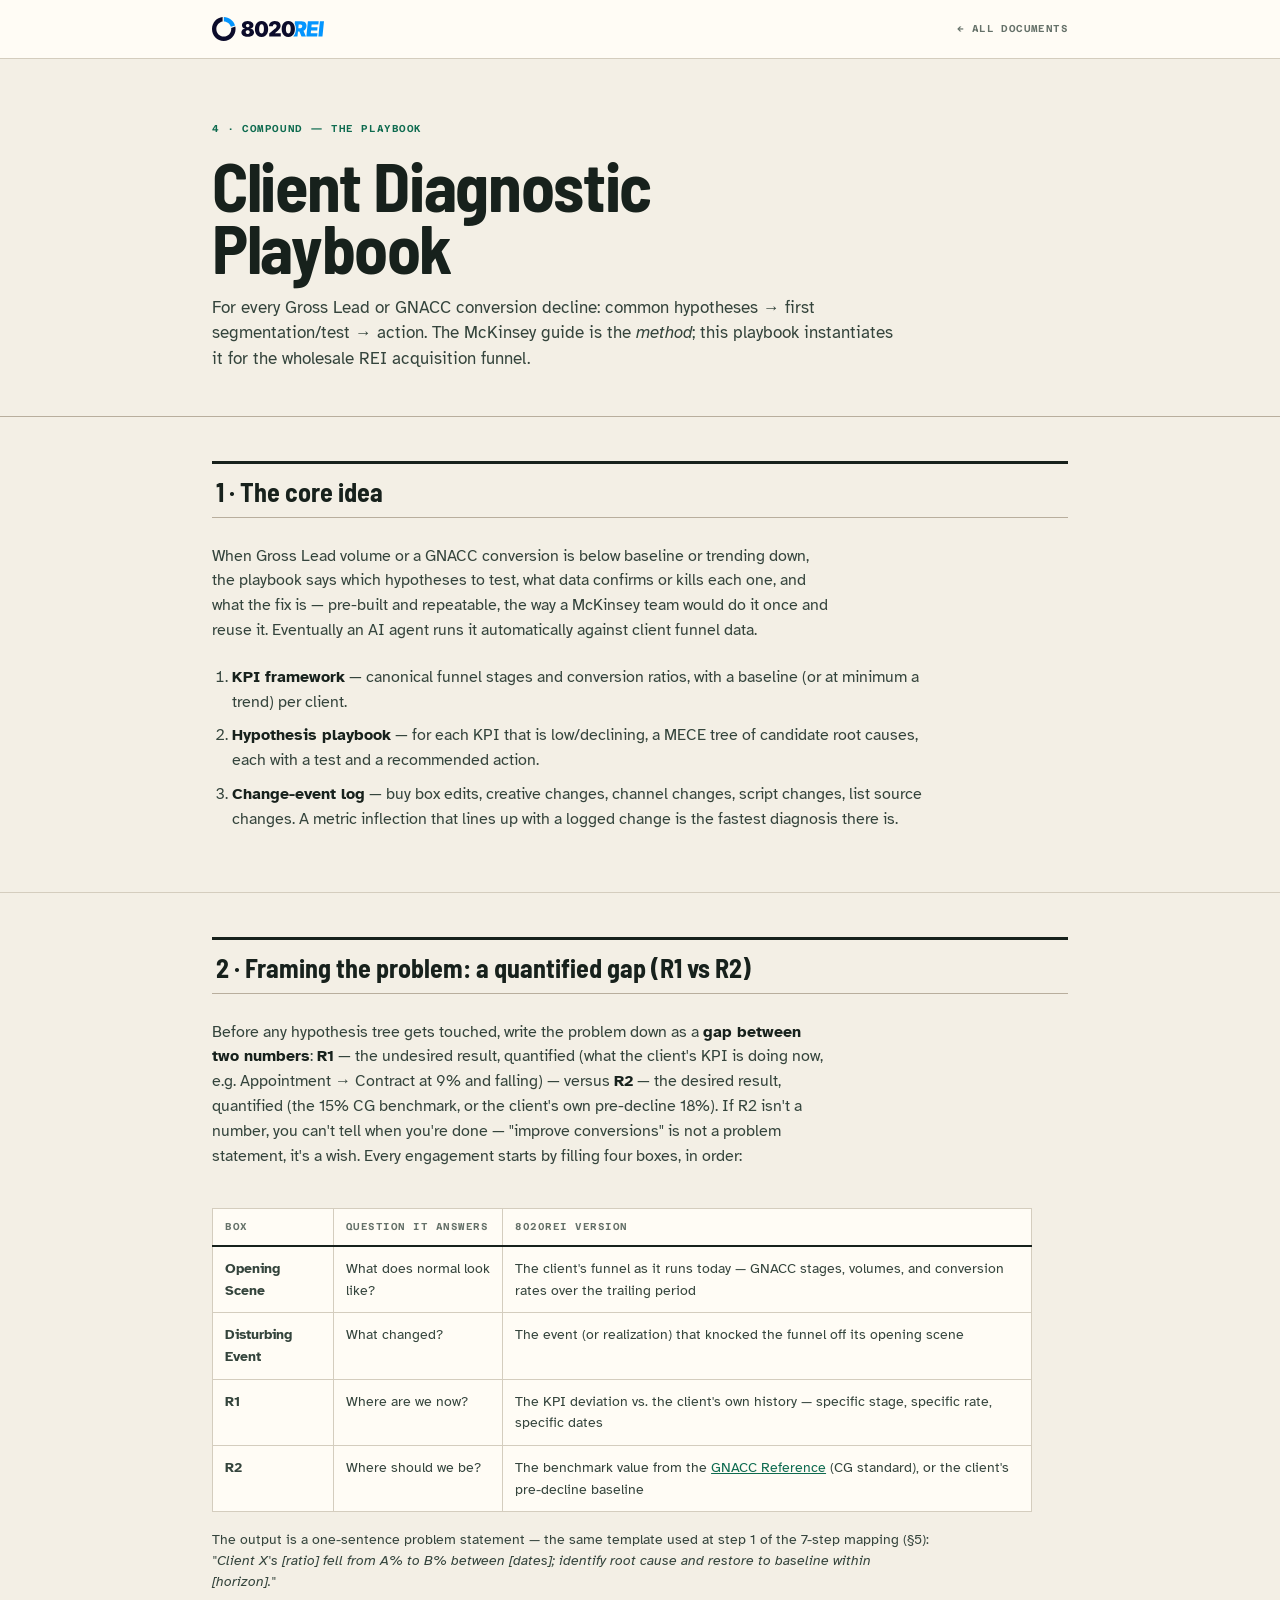
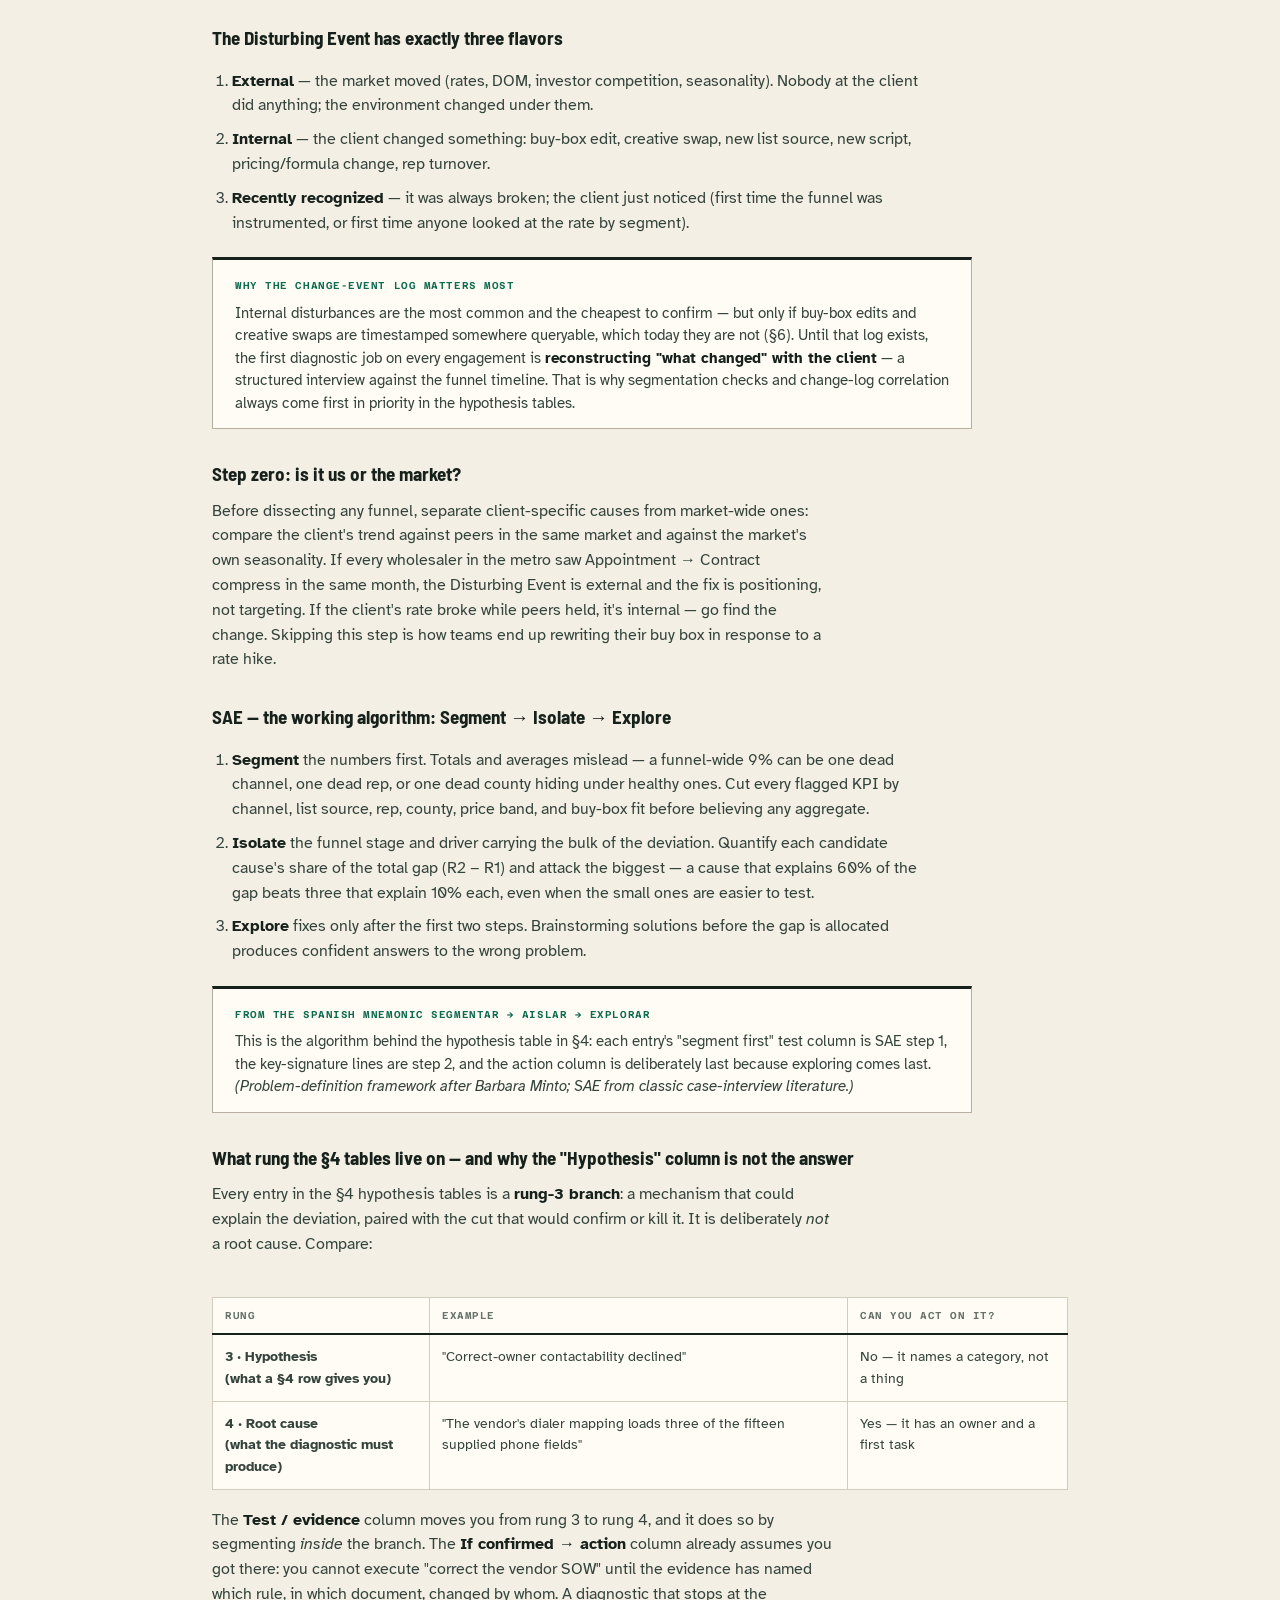
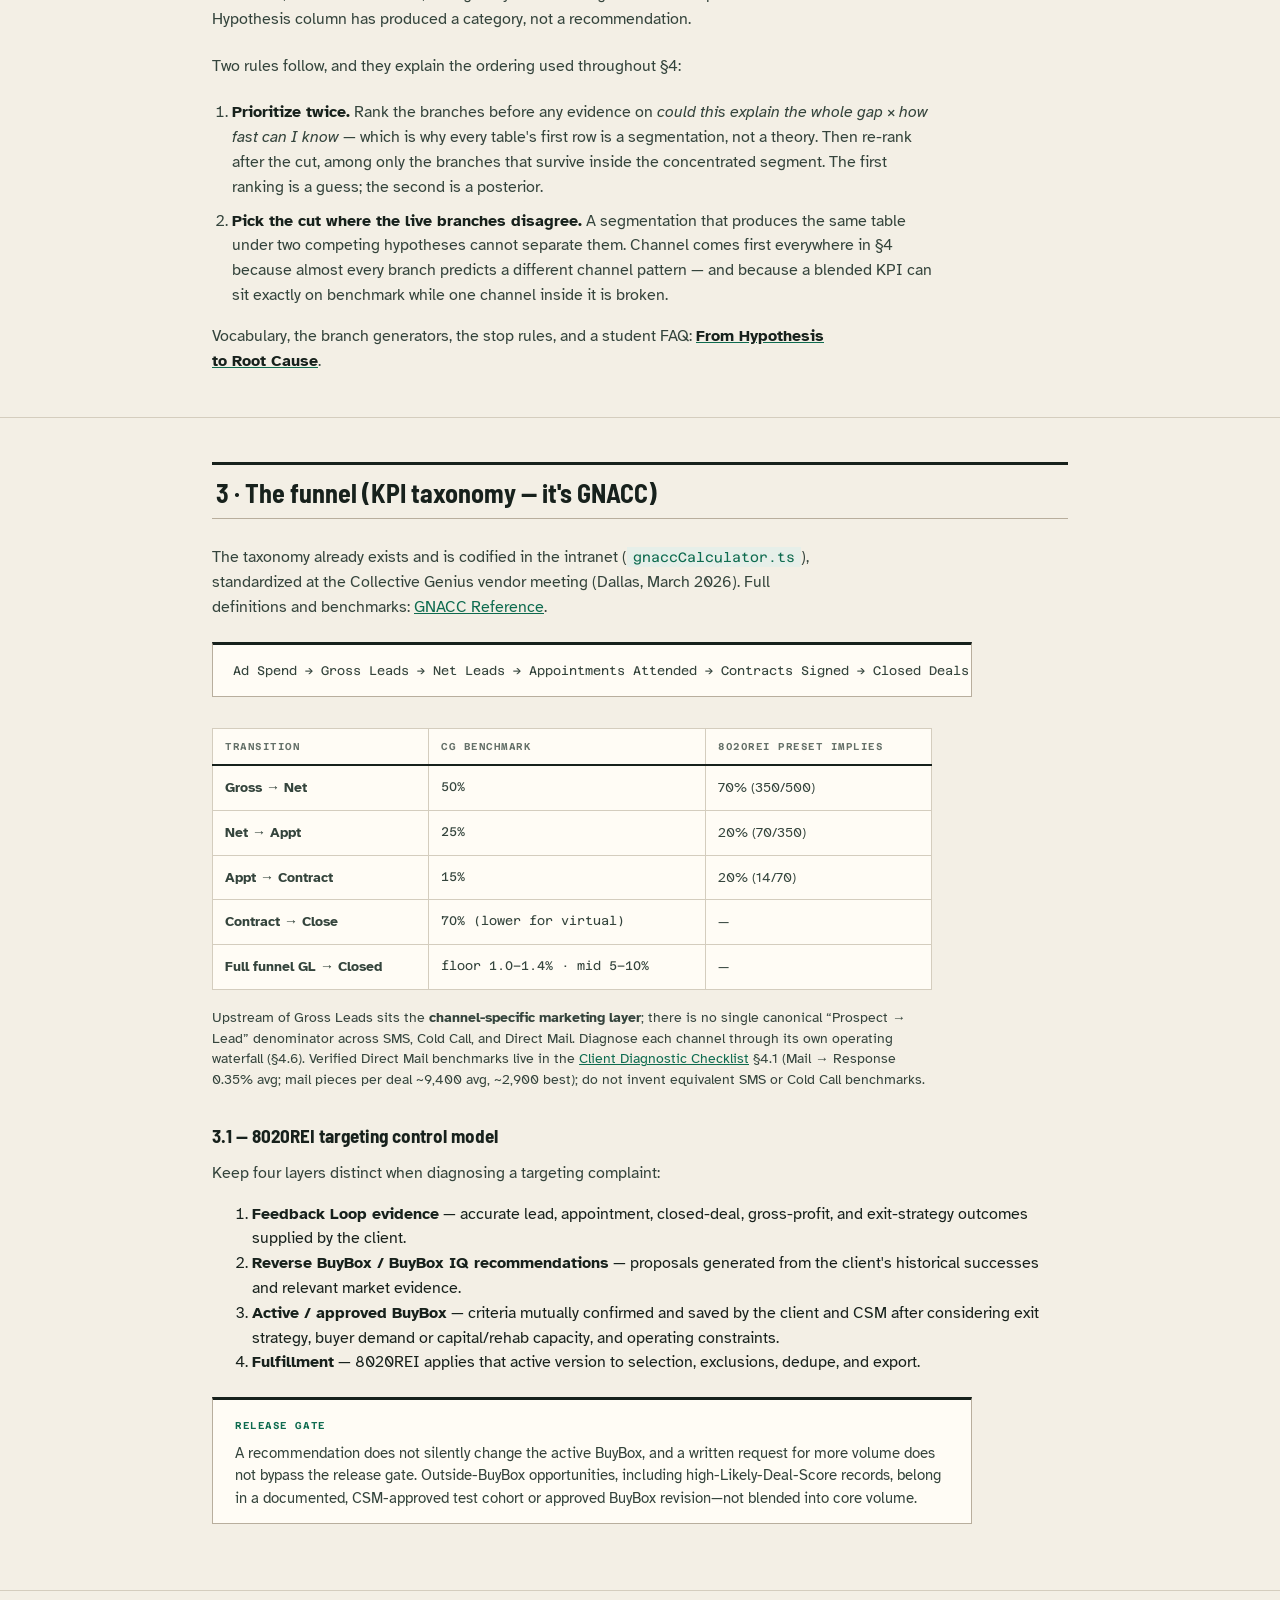
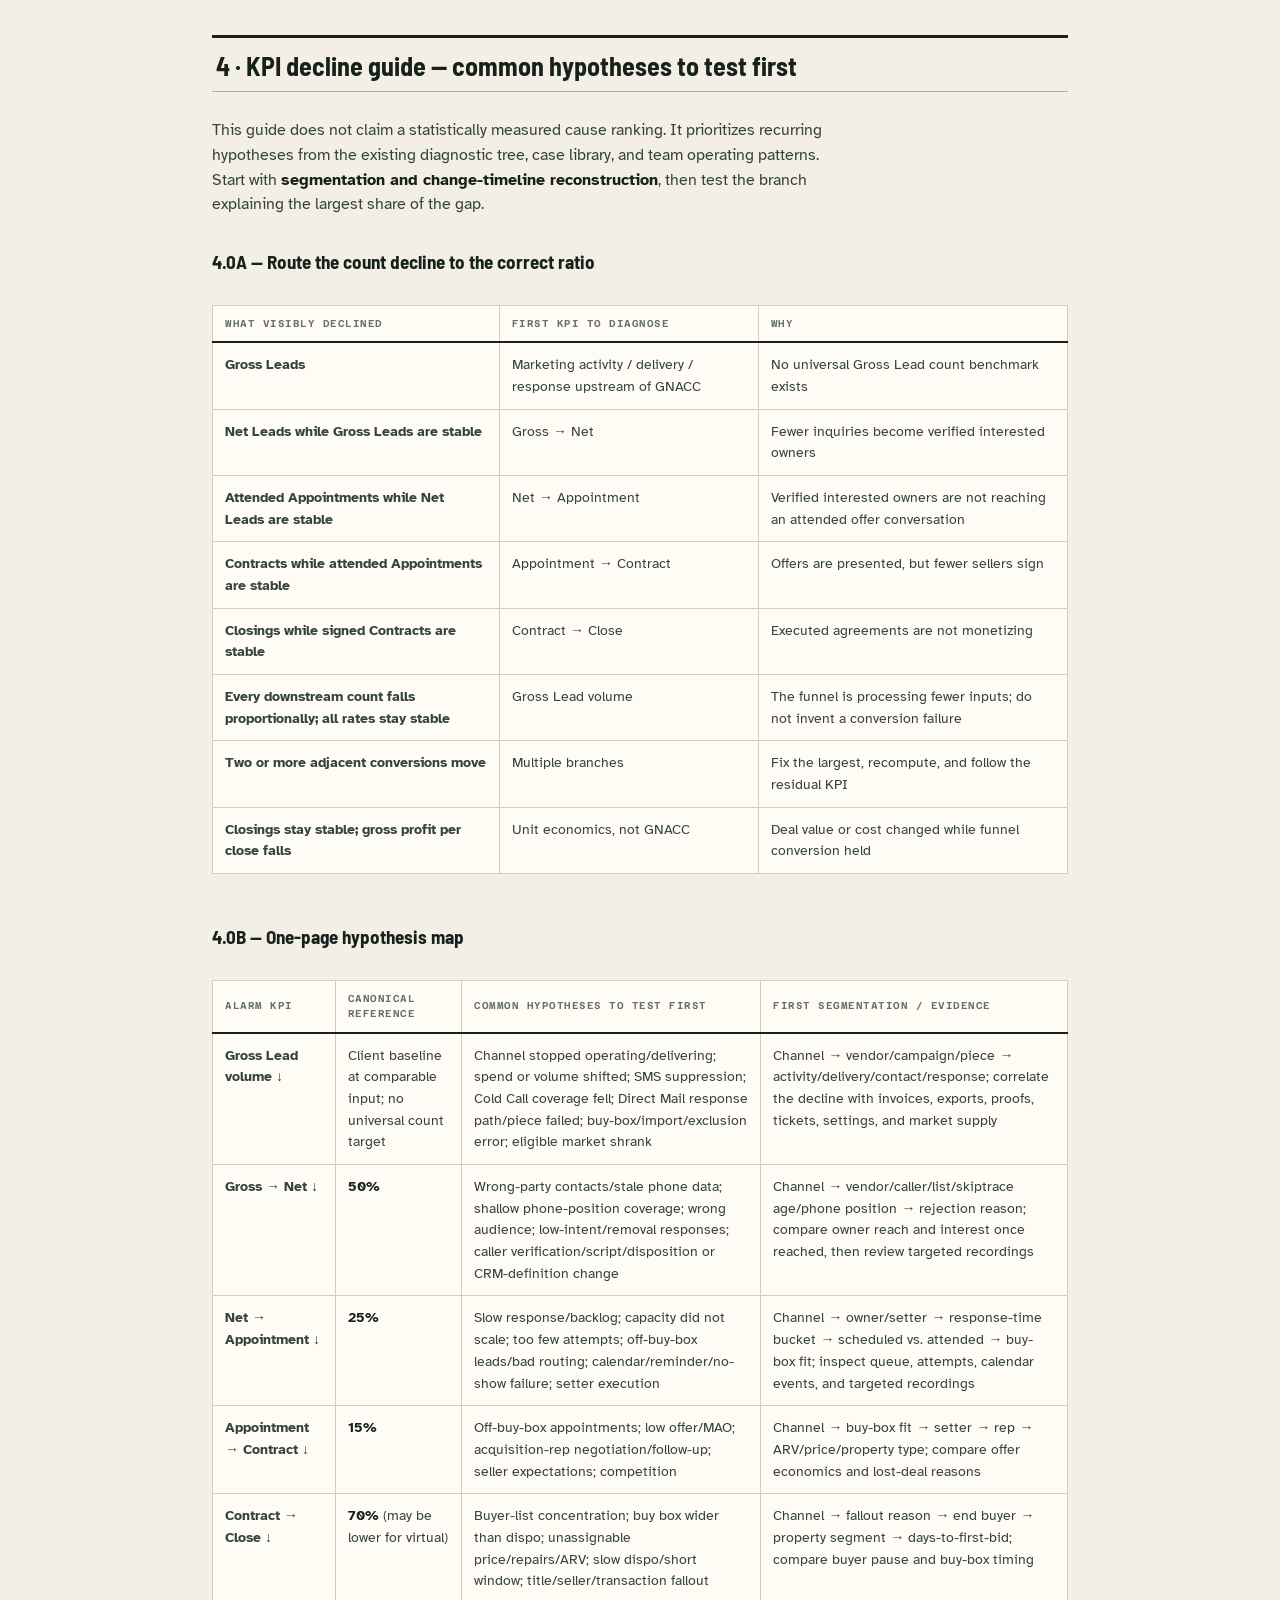
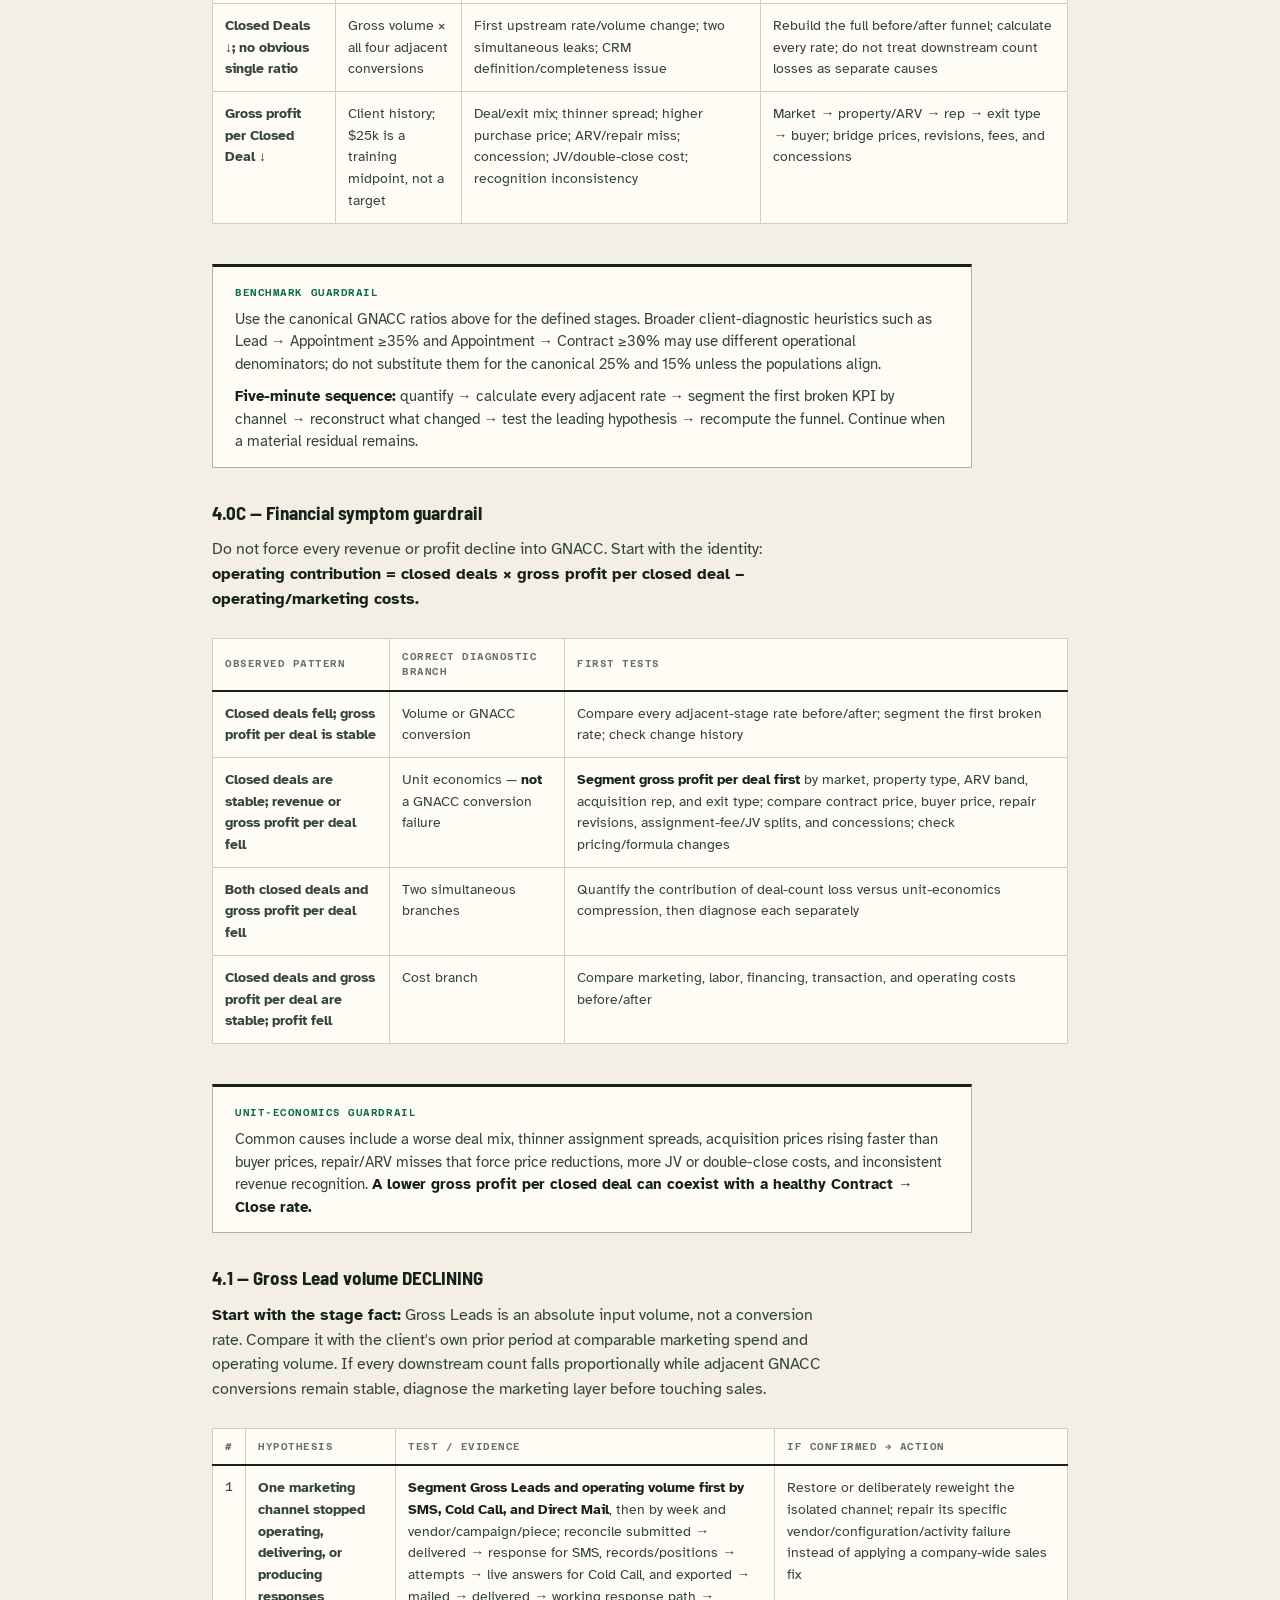
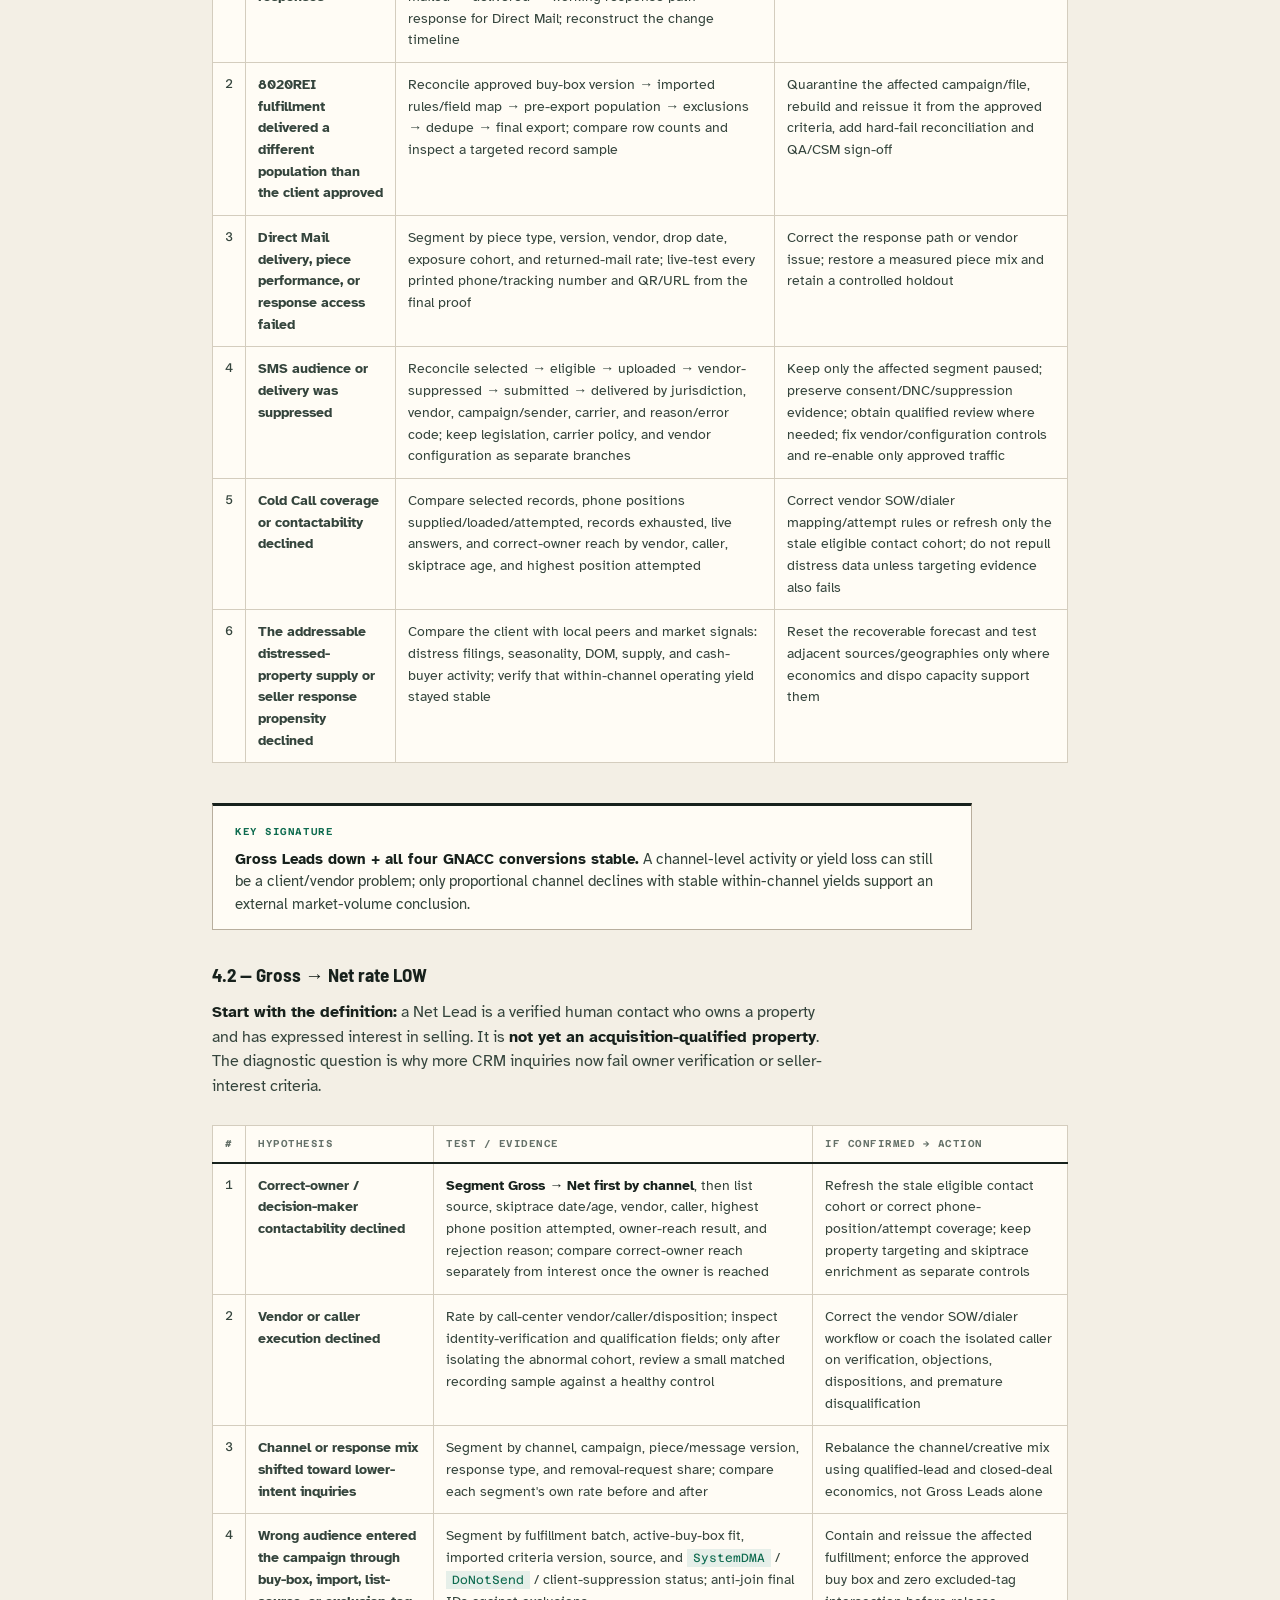
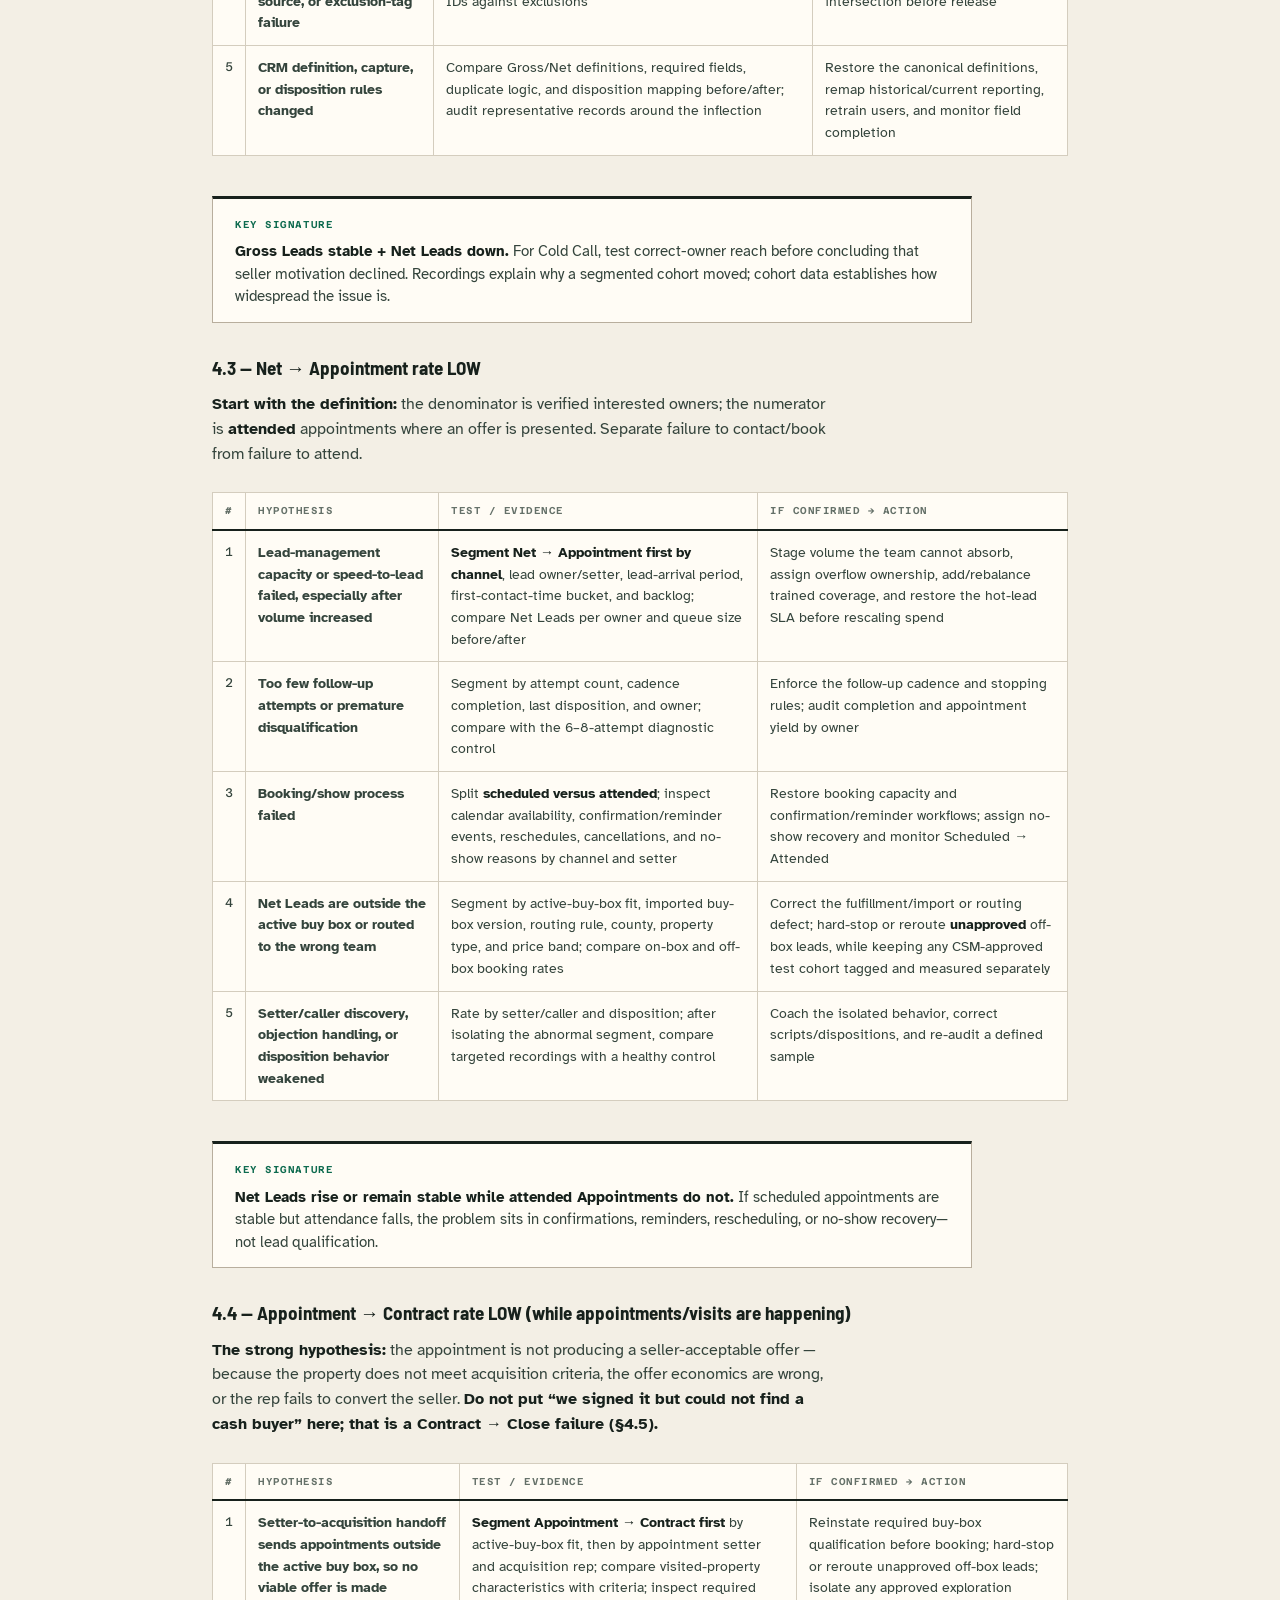
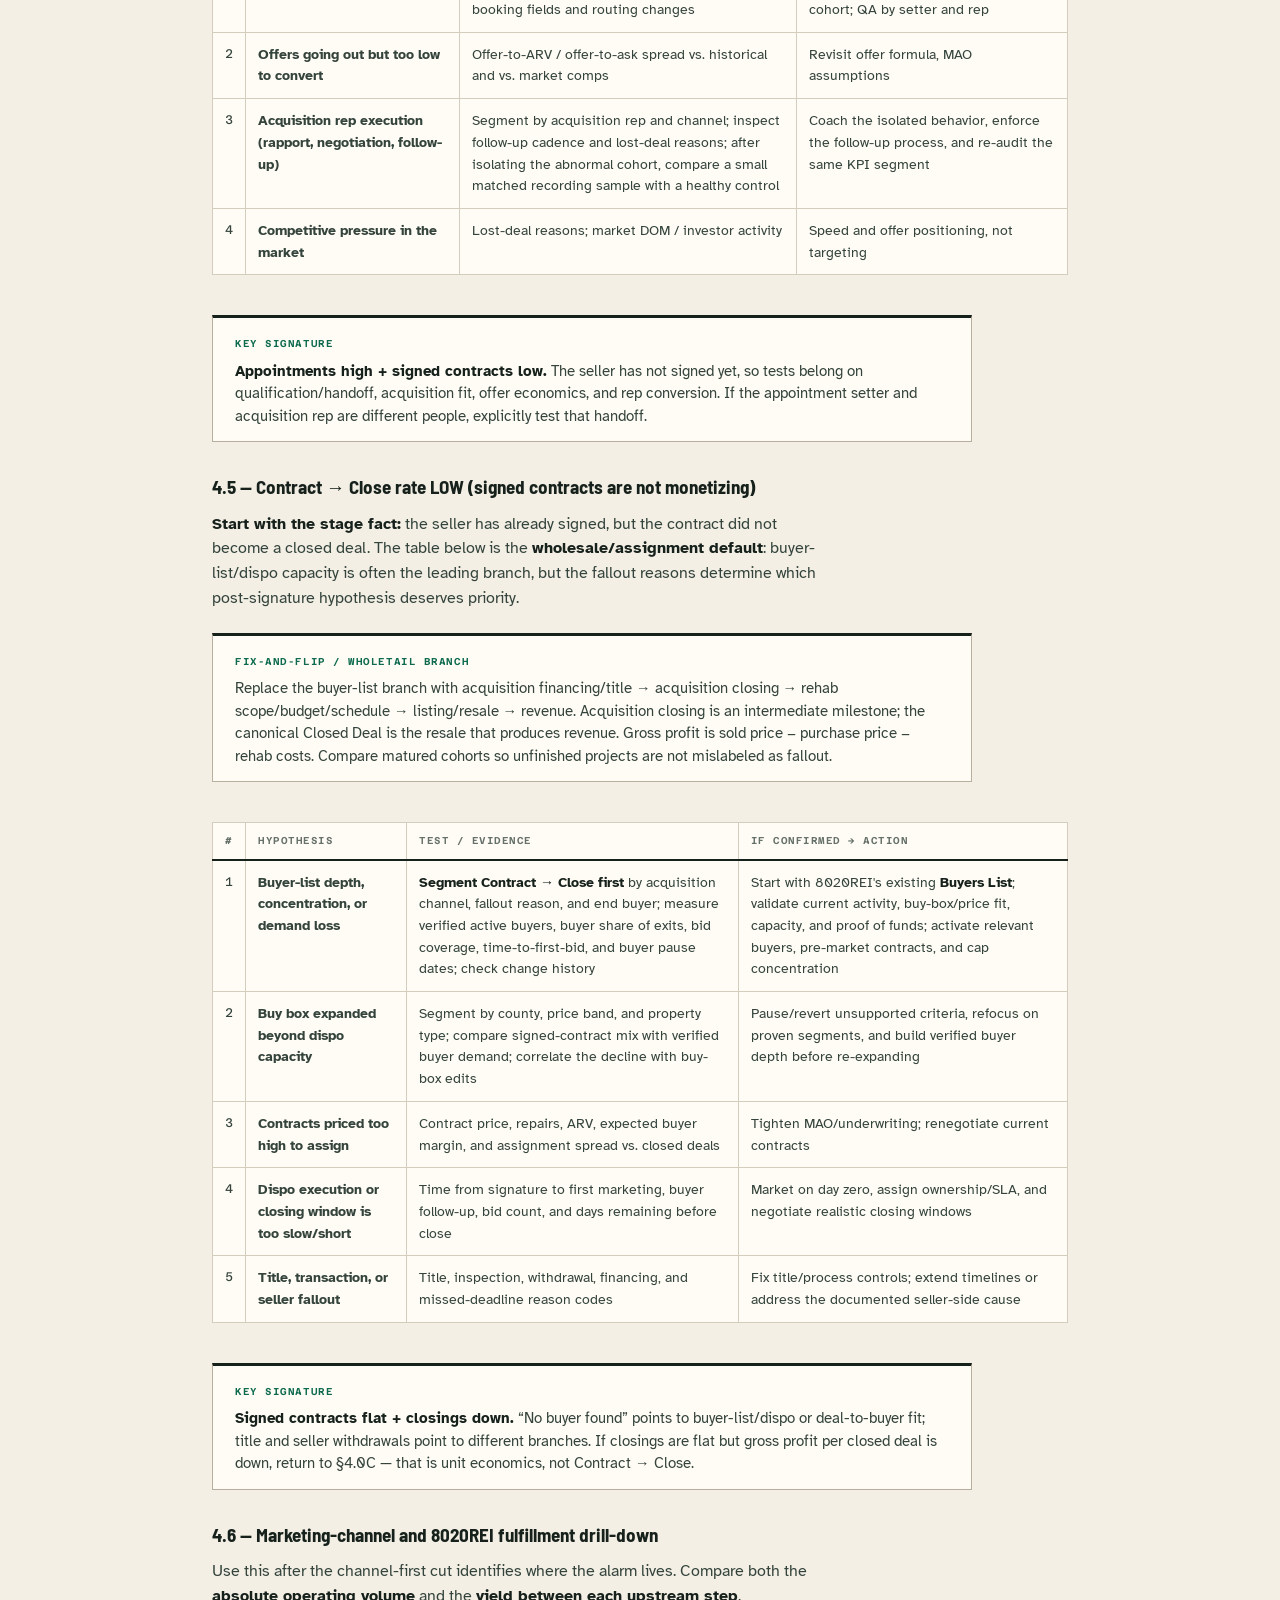
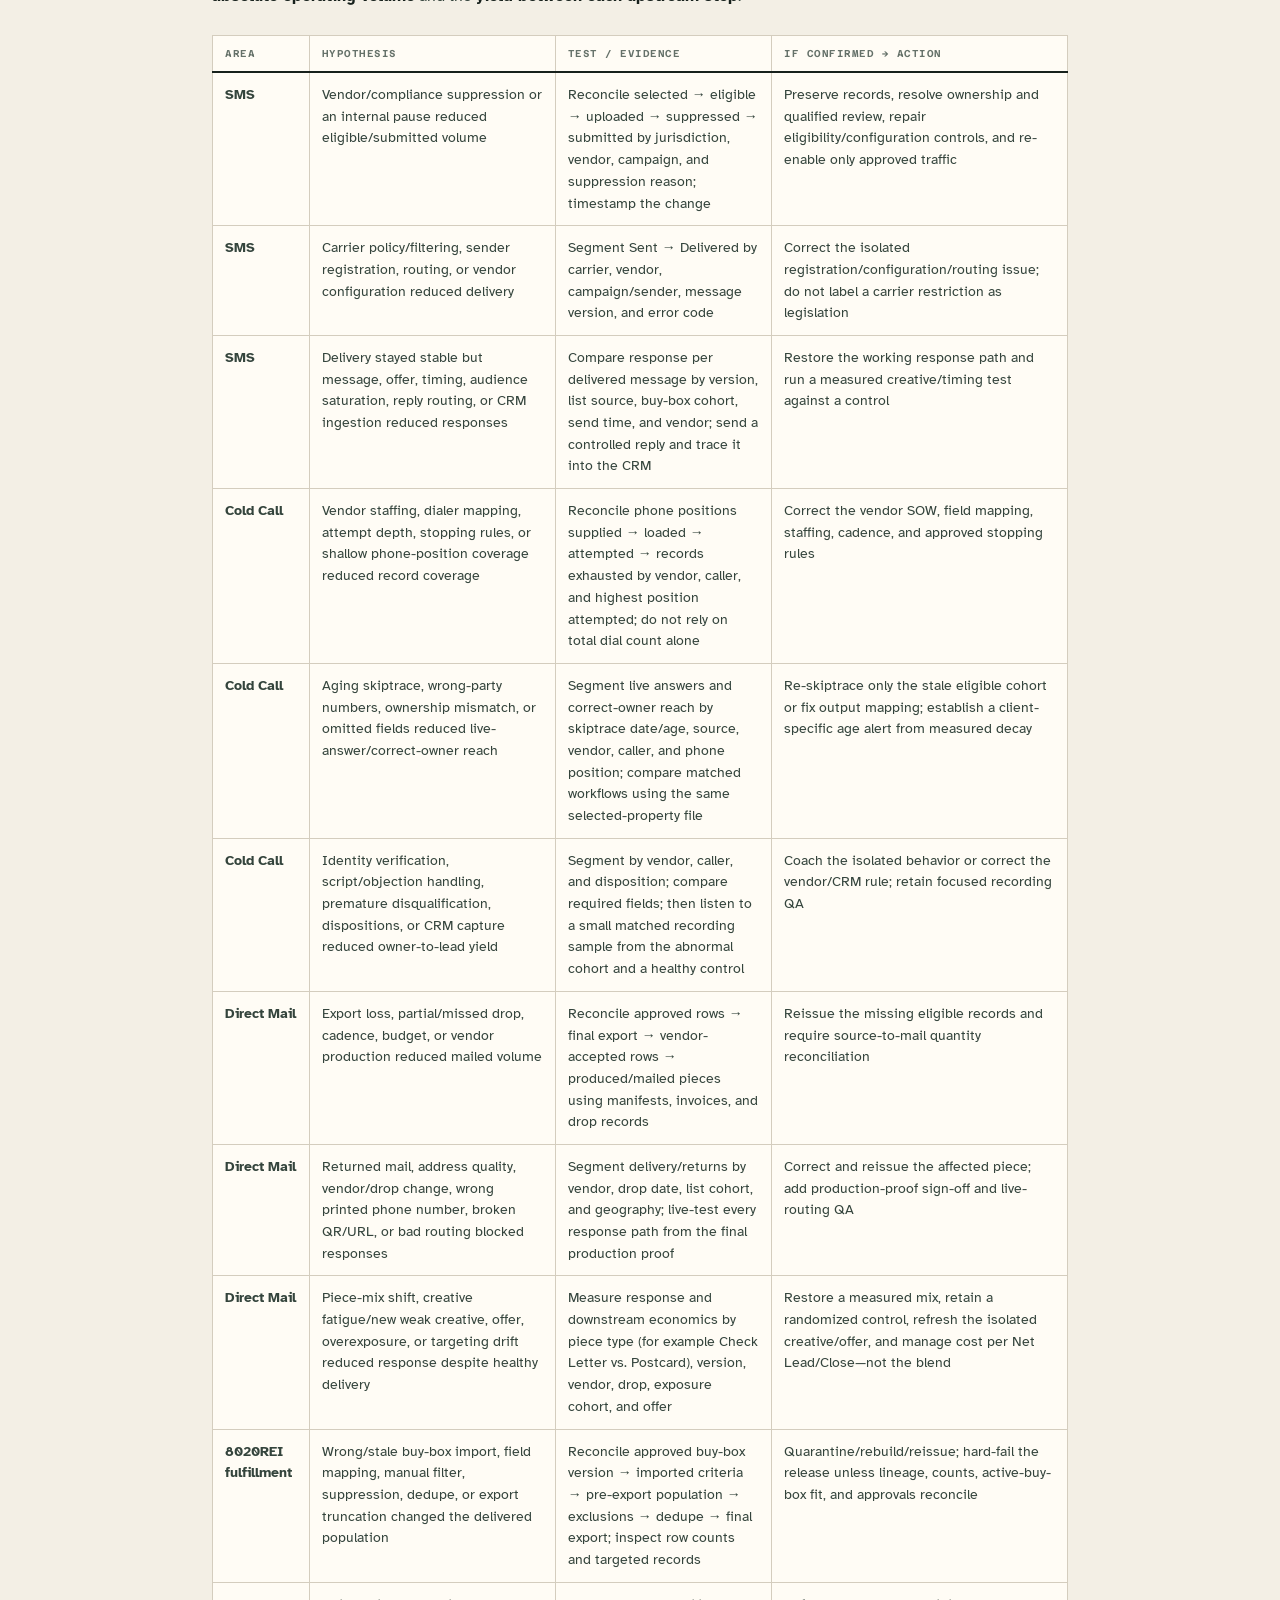
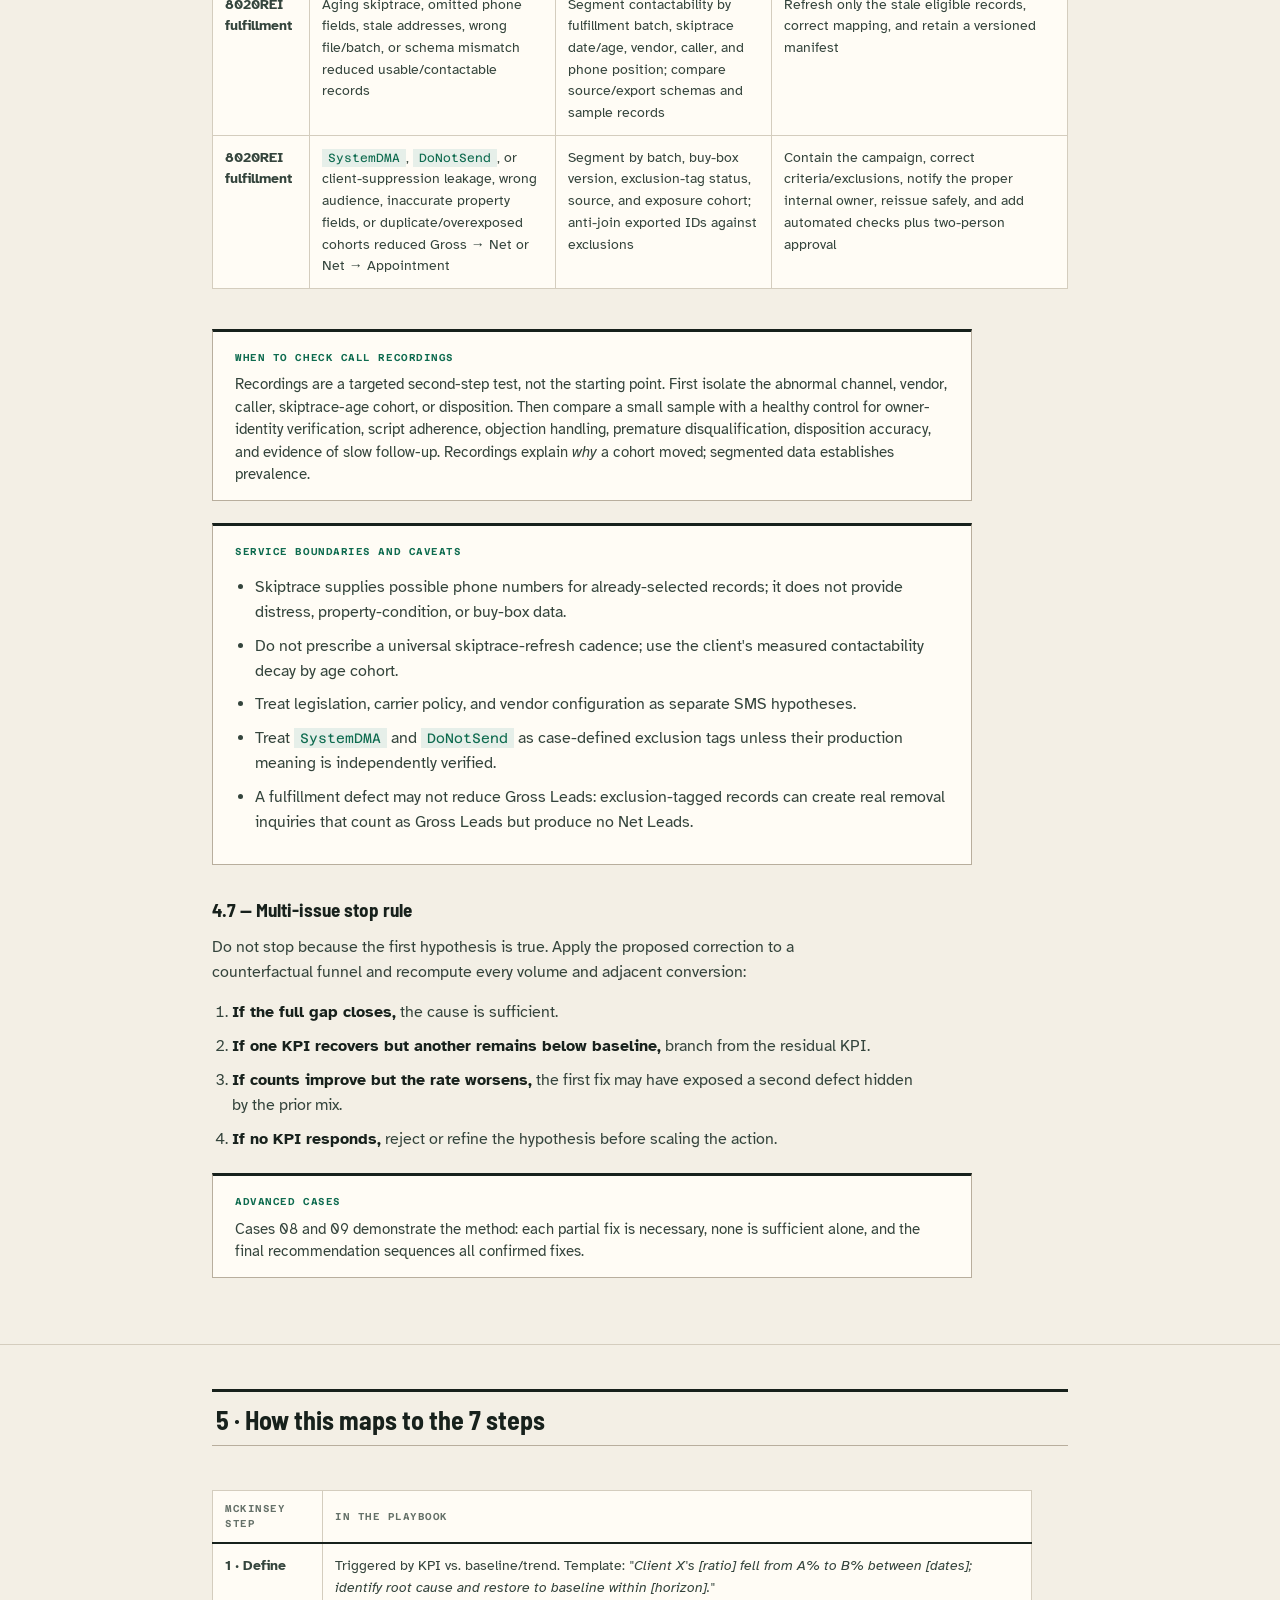
<file: diagnostic-playbook.html>
<!DOCTYPE html>
<html lang="en">
<head>
<meta charset="UTF-8">
<meta name="viewport" content="width=device-width, initial-scale=1.0">
<link rel="icon" href="assets/8020rei-logo.svg" type="image/svg+xml">
<title>Client Diagnostic Playbook — 8020IQ</title>
<link rel="preconnect" href="https://fonts.googleapis.com">
<link rel="preconnect" href="https://fonts.gstatic.com" crossorigin>
<link href="https://fonts.googleapis.com/css2?family=Atkinson+Hyperlegible:wght@400;700&family=Azeret+Mono:wght@500;600&family=Barlow+Semi+Condensed:wght@600;700&display=swap" rel="stylesheet">
<style>
  /* ===== Casefile design tokens — light mode only ===== */
  :root {
    --paper: #F3EFE5;
    --surface: #FFFCF5;
    --ink: #17211C;
    --ink-soft: #34443C;
    --muted: #657169;
    --rule: #D4CDBE;
    --rule-strong: #B8AE9D;
    --emerald: #0E6B4F;
    --alert: #B6402A;
    --font-display: 'Barlow Semi Condensed', 'Arial Narrow', sans-serif;
    --font-body: 'Atkinson Hyperlegible', Arial, sans-serif;
    --font-mono: 'Azeret Mono', Menlo, Consolas, monospace;
    color-scheme: light;
  }
  * { box-sizing: border-box; }
  html { scroll-behavior: smooth; }
  body {
    margin: 0; background: var(--paper); color: var(--ink);
    font-family: var(--font-body); font-size: 16px; line-height: 1.55;
    -webkit-font-smoothing: antialiased;
  }
  ::selection { background: #BFDFD2; color: var(--ink); }
  .wrap { width: 100%; min-width: 0; max-width: 920px; margin: 0 auto; padding: 0 32px; }
  h1, h2, h3, h4 { font-family: var(--font-display); font-weight: 700; color: var(--ink); margin: 0; text-wrap: balance; }
  p { max-width: 72ch; margin: 0 0 14px; }
  a { color: var(--emerald); }
  :focus-visible { outline: 3px solid #E2A72E; outline-offset: 3px; }
  .eyebrow {
    font-family: var(--font-mono); font-weight: 600; font-size: 10px; letter-spacing: 0.055em;
    text-transform: uppercase; color: var(--emerald);
  }

  .topnav {
    position: sticky; top: 0; z-index: 50;
    background: var(--surface);
    border-bottom: 1px solid var(--rule);
  }
  .nav-inner { display: flex; align-items: center; justify-content: space-between; gap: 18px; height: 58px; }
  .nav-brand {
    display: flex; align-items: center; gap: 10px;
    font-family: var(--font-display); font-weight: 700; font-size: 17px; letter-spacing: 0.01em;
    color: var(--ink); text-decoration: none;
  }
  .nav-brand img { display: block; width: 112px; height: auto; }
  .nav-back {
    padding: 7px 0;
    border-radius: 0;
    border-bottom: 1px solid transparent;
    font-family: var(--font-mono); font-size: 10px; font-weight: 600;
    letter-spacing: 0.04em; text-transform: uppercase;
    color: var(--muted); text-decoration: none;
  }
  .nav-back:hover { color: var(--emerald); border-bottom-color: var(--emerald); }

  header.hero {
    padding: 56px 0 44px;
    border-bottom: 1px solid var(--rule-strong);
  }
  header.hero h1 {
    max-width: 16ch;
    font-size: clamp(44px, 6vw, 68px); line-height: 0.92; letter-spacing: -0.02em;
    margin: 14px 0 16px;
  }
  header.hero .doc-sub { font-size: 16.5px; color: var(--ink-soft); max-width: 62ch; margin: 0; }
  header.hero .doc-sub b { color: var(--ink); }

  section { padding: 44px 0; border-bottom: 1px solid var(--rule); }
  section:last-of-type { border-bottom: none; }
  .sec-head {
    display: flex; justify-content: space-between; align-items: baseline; gap: 16px;
    padding: 15px 4px 12px; margin-bottom: 26px;
    border-top: 3px solid var(--ink); border-bottom: 1px solid var(--rule-strong);
  }
  .sec-head h2 { font-size: 26px; line-height: 1; }
  .sec-head span {
    font-family: var(--font-mono); font-size: 9px; letter-spacing: 0.04em;
    text-transform: uppercase; color: var(--muted);
  }
  h3.sub { font-size: 19px; margin: 30px 0 10px; }
  .lede { color: var(--ink-soft); max-width: 62ch; margin-bottom: 22px; }
  .lede b { color: var(--ink); }
  ul.tight, ol.tight { padding-left: 20px; color: var(--ink-soft); max-width: 72ch; }
  ul.tight li, ol.tight li { margin-bottom: 9px; }
  ul.tight b, ol.tight b { color: var(--ink); }

  .table-scroll { overflow-x: auto; }
  table.data { width: 100%; border-collapse: collapse; margin: 18px 0; font-size: 14px; background: var(--surface); }
  table.data th {
    font-family: var(--font-mono); font-weight: 600; font-size: 10px; letter-spacing: 0.05em;
    text-transform: uppercase; color: var(--muted); text-align: left;
    padding: 10px 12px; border: 1px solid var(--rule); border-bottom: 2px solid var(--ink);
  }
  table.data td { padding: 11px 12px; border: 1px solid var(--rule); color: var(--ink-soft); vertical-align: top; }
  table.data td b { color: var(--ink); }
  td.mono { font-family: var(--font-mono); font-size: 12.5px; color: var(--emerald); white-space: nowrap; }
  td.strong { color: var(--ink); font-weight: 600; }

  .callout {
    background: var(--surface);
    border: 1px solid var(--rule-strong);
    border-top: 3px solid var(--ink);
    border-radius: 0;
    padding: 18px 22px 14px; margin: 22px 0; max-width: 760px;
  }
  .callout .eyebrow { display: block; margin-bottom: 8px; }
  .callout p { font-size: 14.5px; color: var(--ink-soft); margin: 0 0 10px; }
  .callout p:last-child { margin: 0; }
  .callout b { color: var(--ink); }

  code.inline {
    font-family: var(--font-mono); font-size: 0.85em;
    background: #E6EFE9; color: var(--emerald); padding: 2px 6px;
  }

  pre.flow {
    font-family: var(--font-mono); font-size: 12.5px; color: var(--ink-soft);
    background: var(--surface);
    border: 1px solid var(--rule-strong);
    border-top: 3px solid var(--ink);
    border-radius: 0;
    padding: 16px 20px; overflow-x: auto; max-width: 760px;
  }
  blockquote.prompt {
    margin: 20px 0; padding: 16px 22px; max-width: 720px;
    background: var(--surface);
    border: 1px solid var(--rule-strong);
    border-left: 3px solid var(--emerald);
    border-radius: 0;
    font-size: 14px; color: var(--ink-soft);
  }

  footer { padding: 26px 0 52px; font-size: 12px; color: var(--muted); }
  footer p { margin: 0; max-width: 72ch; }

  @media (max-width: 640px) {
    .wrap { padding-left: 16px; padding-right: 16px; }
    header.hero { padding: 40px 0 32px; }
  }
  @media (prefers-reduced-motion: reduce) {
    html { scroll-behavior: auto; }
  }
</style>
</head>
<body>

<nav class="topnav" aria-label="Site">
  <div class="wrap nav-inner">
    <a class="nav-brand" href="index.html" aria-label="8020REI home"><img src="assets/8020rei-logo.svg" alt="8020REI"></a>
    <a class="nav-back" href="index.html">&larr; All documents</a>
  </div>
</nav>

<header class="hero">
  <div class="wrap">
    <span class="eyebrow">4 · Compound — The Playbook</span>
    <h1>Client Diagnostic Playbook</h1>
    <p class="doc-sub">For every Gross Lead or GNACC conversion decline: common hypotheses → first segmentation/test → action. The McKinsey guide is the <i>method</i>; this playbook instantiates it for the wholesale REI acquisition funnel.</p>
  </div>
</header>

<section id="idea">
  <div class="wrap">
    <div class="sec-head"><h2>1 · The core idea</h2></div>
    <p class="lede">When Gross Lead volume or a GNACC conversion is below baseline or trending down, the playbook says which hypotheses to test, what data confirms or kills each one, and what the fix is — pre-built and repeatable, the way a McKinsey team would do it once and reuse it. Eventually an AI agent runs it automatically against client funnel data.</p>
    <ol class="tight">
      <li><b>KPI framework</b> — canonical funnel stages and conversion ratios, with a baseline (or at minimum a trend) per client.</li>
      <li><b>Hypothesis playbook</b> — for each KPI that is low/declining, a MECE tree of candidate root causes, each with a test and a recommended action.</li>
      <li><b>Change-event log</b> — buy box edits, creative changes, channel changes, script changes, list source changes. A metric inflection that lines up with a logged change is the fastest diagnosis there is.</li>
    </ol>
  </div>
</section>

<section id="framing">
  <div class="wrap">
    <div class="sec-head"><h2>2 · Framing the problem: a quantified gap (R1 vs R2)</h2></div>
    <p class="lede">Before any hypothesis tree gets touched, write the problem down as a <b>gap between two numbers</b>: <b>R1</b> — the undesired result, quantified (what the client's KPI is doing now, e.g. Appointment → Contract at 9% and falling) — versus <b>R2</b> — the desired result, quantified (the 15% CG benchmark, or the client's own pre-decline 18%). If R2 isn't a number, you can't tell when you're done — "improve conversions" is not a problem statement, it's a wish. Every engagement starts by filling four boxes, in order:</p>
    <div class="table-scroll">
      <table class="data" style="max-width:820px;">
        <thead><tr><th>Box</th><th>Question it answers</th><th>8020REI version</th></tr></thead>
        <tbody>
          <tr><td class="strong">Opening Scene</td><td>What does normal look like?</td><td>The client's funnel as it runs today — GNACC stages, volumes, and conversion rates over the trailing period</td></tr>
          <tr><td class="strong">Disturbing Event</td><td>What changed?</td><td>The event (or realization) that knocked the funnel off its opening scene</td></tr>
          <tr><td class="strong">R1</td><td>Where are we now?</td><td>The KPI deviation vs. the client's own history — specific stage, specific rate, specific dates</td></tr>
          <tr><td class="strong">R2</td><td>Where should we be?</td><td>The benchmark value from the <a href="gnacc-reference.html">GNACC Reference</a> (CG standard), or the client's pre-decline baseline</td></tr>
        </tbody>
      </table>
    </div>
    <p style="font-size:13.5px; color:var(--ink-soft); max-width:720px;">The output is a one-sentence problem statement — the same template used at step 1 of the 7-step mapping (§5): <i>"Client X's [ratio] fell from A% to B% between [dates]; identify root cause and restore to baseline within [horizon]."</i></p>

    <h3 class="sub">The Disturbing Event has exactly three flavors</h3>
    <ol class="tight">
      <li><b>External</b> — the market moved (rates, DOM, investor competition, seasonality). Nobody at the client did anything; the environment changed under them.</li>
      <li><b>Internal</b> — the client changed something: buy-box edit, creative swap, new list source, new script, pricing/formula change, rep turnover.</li>
      <li><b>Recently recognized</b> — it was always broken; the client just noticed (first time the funnel was instrumented, or first time anyone looked at the rate by segment).</li>
    </ol>
    <div class="callout">
      <span class="eyebrow">Why the change-event log matters most</span>
      <p>Internal disturbances are the most common and the cheapest to confirm — but only if buy-box edits and creative swaps are timestamped somewhere queryable, which today they are not (§6). Until that log exists, the first diagnostic job on every engagement is <b>reconstructing "what changed" with the client</b> — a structured interview against the funnel timeline. That is why segmentation checks and change-log correlation always come first in priority in the hypothesis tables.</p>
    </div>

    <h3 class="sub">Step zero: is it us or the market?</h3>
    <p class="lede" style="margin-bottom:8px;">Before dissecting any funnel, separate client-specific causes from market-wide ones: compare the client's trend against peers in the same market and against the market's own seasonality. If every wholesaler in the metro saw Appointment → Contract compress in the same month, the Disturbing Event is external and the fix is positioning, not targeting. If the client's rate broke while peers held, it's internal — go find the change. Skipping this step is how teams end up rewriting their buy box in response to a rate hike.</p>

    <h3 class="sub">SAE — the working algorithm: Segment → Isolate → Explore</h3>
    <ol class="tight">
      <li><b>Segment</b> the numbers first. Totals and averages mislead — a funnel-wide 9% can be one dead channel, one dead rep, or one dead county hiding under healthy ones. Cut every flagged KPI by channel, list source, rep, county, price band, and buy-box fit before believing any aggregate.</li>
      <li><b>Isolate</b> the funnel stage and driver carrying the bulk of the deviation. Quantify each candidate cause's share of the total gap (R2 − R1) and attack the biggest — a cause that explains 60% of the gap beats three that explain 10% each, even when the small ones are easier to test.</li>
      <li><b>Explore</b> fixes only after the first two steps. Brainstorming solutions before the gap is allocated produces confident answers to the wrong problem.</li>
    </ol>
    <div class="callout">
      <span class="eyebrow">From the Spanish mnemonic Segmentar → Aislar → Explorar</span>
      <p>This is the algorithm behind the hypothesis table in §4: each entry's "segment first" test column is SAE step 1, the key-signature lines are step 2, and the action column is deliberately last because exploring comes last. <i>(Problem-definition framework after Barbara Minto; SAE from classic case-interview literature.)</i></p>
    </div>

    <h3 class="sub">What rung the §4 tables live on — and why the "Hypothesis" column is not the answer</h3>
    <p class="lede">Every entry in the §4 hypothesis tables is a <b>rung-3 branch</b>: a mechanism that could explain the deviation, paired with the cut that would confirm or kill it. It is deliberately <i>not</i> a root cause. Compare:</p>
    <div class="table-scroll">
      <table class="data">
        <thead><tr><th>Rung</th><th>Example</th><th>Can you act on it?</th></tr></thead>
        <tbody>
          <tr><td class="strong">3 · Hypothesis<br>(what a §4 row gives you)</td><td>"Correct-owner contactability declined"</td><td class="bad">No — it names a category, not a thing</td></tr>
          <tr><td class="strong">4 · Root cause<br>(what the diagnostic must produce)</td><td>"The vendor's dialer mapping loads three of the fifteen supplied phone fields"</td><td class="good">Yes — it has an owner and a first task</td></tr>
        </tbody>
      </table>
    </div>
    <p class="lede">The <b>Test / evidence</b> column moves you from rung 3 to rung 4, and it does so by segmenting <i>inside</i> the branch. The <b>If confirmed → action</b> column already assumes you got there: you cannot execute "correct the vendor SOW" until the evidence has named which rule, in which document, changed by whom. A diagnostic that stops at the Hypothesis column has produced a category, not a recommendation.</p>
    <p class="lede">Two rules follow, and they explain the ordering used throughout §4:</p>
    <ol class="tight">
      <li><b>Prioritize twice.</b> Rank the branches before any evidence on <i>could this explain the whole gap</i> × <i>how fast can I know</i> — which is why every table's first row is a segmentation, not a theory. Then re-rank after the cut, among only the branches that survive inside the concentrated segment. The first ranking is a guess; the second is a posterior.</li>
      <li><b>Pick the cut where the live branches disagree.</b> A segmentation that produces the same table under two competing hypotheses cannot separate them. Channel comes first everywhere in §4 because almost every branch predicts a different channel pattern — and because a blended KPI can sit exactly on benchmark while one channel inside it is broken.</li>
    </ol>
    <p class="lede" style="margin-bottom:0;">Vocabulary, the branch generators, the stop rules, and a student FAQ: <a href="hypothesis-to-root-cause.html"><b>From Hypothesis to Root Cause</b></a>.</p>
  </div>
</section>

<section id="funnel">
  <div class="wrap">
    <div class="sec-head"><h2>3 · The funnel (KPI taxonomy — it's GNACC)</h2></div>
    <p class="lede">The taxonomy already exists and is codified in the intranet (<code class="inline">gnaccCalculator.ts</code>), standardized at the Collective Genius vendor meeting (Dallas, March 2026). Full definitions and benchmarks: <a href="gnacc-reference.html">GNACC Reference</a>.</p>
    <pre class="flow">Ad Spend → Gross Leads → Net Leads → Appointments Attended → Contracts Signed → Closed Deals</pre>
    <div class="table-scroll">
      <table class="data" style="max-width:720px;">
        <thead><tr><th>Transition</th><th>CG benchmark</th><th>8020REI preset implies</th></tr></thead>
        <tbody>
          <tr><td class="strong">Gross → Net</td><td class="mono">50%</td><td>70% (350/500)</td></tr>
          <tr><td class="strong">Net → Appt</td><td class="mono">25%</td><td>20% (70/350)</td></tr>
          <tr><td class="strong">Appt → Contract</td><td class="mono">15%</td><td>20% (14/70)</td></tr>
          <tr><td class="strong">Contract → Close</td><td class="mono">70% (lower for virtual)</td><td>—</td></tr>
          <tr><td class="strong">Full funnel GL → Closed</td><td class="mono">floor 1.0–1.4% · mid 5–10%</td><td>—</td></tr>
        </tbody>
      </table>
    </div>
    <p style="font-size:13.5px; color:var(--ink-soft); max-width:720px;">Upstream of Gross Leads sits the <b>channel-specific marketing layer</b>; there is no single canonical “Prospect → Lead” denominator across SMS, Cold Call, and Direct Mail. Diagnose each channel through its own operating waterfall (§4.6). Verified Direct Mail benchmarks live in the <a href="client-diagnostic-checklist.html">Client Diagnostic Checklist</a> §4.1 (Mail → Response 0.35% avg; mail pieces per deal ~9,400 avg, ~2,900 best); do not invent equivalent SMS or Cold Call benchmarks.</p>
    <h3 class="sub">3.1 — 8020REI targeting control model</h3>
    <p class="lede" style="margin-bottom:8px;">Keep four layers distinct when diagnosing a targeting complaint:</p>
    <ol>
      <li><b>Feedback Loop evidence</b> — accurate lead, appointment, closed-deal, gross-profit, and exit-strategy outcomes supplied by the client.</li>
      <li><b>Reverse BuyBox / BuyBox IQ recommendations</b> — proposals generated from the client's historical successes and relevant market evidence.</li>
      <li><b>Active / approved BuyBox</b> — criteria mutually confirmed and saved by the client and CSM after considering exit strategy, buyer demand or capital/rehab capacity, and operating constraints.</li>
      <li><b>Fulfillment</b> — 8020REI applies that active version to selection, exclusions, dedupe, and export.</li>
    </ol>
    <div class="callout">
      <span class="eyebrow">Release gate</span>
      <p>A recommendation does not silently change the active BuyBox, and a written request for more volume does not bypass the release gate. Outside-BuyBox opportunities, including high-Likely-Deal-Score records, belong in a documented, CSM-approved test cohort or approved BuyBox revision—not blended into core volume.</p>
    </div>
  </div>
</section>

<section id="entries">
  <div class="wrap">
    <div class="sec-head"><h2>4 · KPI decline guide — common hypotheses to test first</h2></div>
    <p class="lede">This guide does not claim a statistically measured cause ranking. It prioritizes recurring hypotheses from the existing diagnostic tree, case library, and team operating patterns. Start with <b>segmentation and change-timeline reconstruction</b>, then test the branch explaining the largest share of the gap.</p>

    <h3 class="sub">4.0A — Route the count decline to the correct ratio</h3>
    <div class="table-scroll">
      <table class="data">
        <thead><tr><th>What visibly declined</th><th>First KPI to diagnose</th><th>Why</th></tr></thead>
        <tbody>
          <tr><td class="strong">Gross Leads</td><td>Marketing activity / delivery / response upstream of GNACC</td><td>No universal Gross Lead count benchmark exists</td></tr>
          <tr><td class="strong">Net Leads while Gross Leads are stable</td><td>Gross → Net</td><td>Fewer inquiries become verified interested owners</td></tr>
          <tr><td class="strong">Attended Appointments while Net Leads are stable</td><td>Net → Appointment</td><td>Verified interested owners are not reaching an attended offer conversation</td></tr>
          <tr><td class="strong">Contracts while attended Appointments are stable</td><td>Appointment → Contract</td><td>Offers are presented, but fewer sellers sign</td></tr>
          <tr><td class="strong">Closings while signed Contracts are stable</td><td>Contract → Close</td><td>Executed agreements are not monetizing</td></tr>
          <tr><td class="strong">Every downstream count falls proportionally; all rates stay stable</td><td>Gross Lead volume</td><td>The funnel is processing fewer inputs; do not invent a conversion failure</td></tr>
          <tr><td class="strong">Two or more adjacent conversions move</td><td>Multiple branches</td><td>Fix the largest, recompute, and follow the residual KPI</td></tr>
          <tr><td class="strong">Closings stay stable; gross profit per close falls</td><td>Unit economics, not GNACC</td><td>Deal value or cost changed while funnel conversion held</td></tr>
        </tbody>
      </table>
    </div>

    <h3 class="sub">4.0B — One-page hypothesis map</h3>
    <div class="table-scroll">
      <table class="data">
        <thead><tr><th>Alarm KPI</th><th>Canonical reference</th><th>Common hypotheses to test first</th><th>First segmentation / evidence</th></tr></thead>
        <tbody>
          <tr><td class="strong">Gross Lead volume ↓</td><td>Client baseline at comparable input; no universal count target</td><td>Channel stopped operating/delivering; spend or volume shifted; SMS suppression; Cold Call coverage fell; Direct Mail response path/piece failed; buy-box/import/exclusion error; eligible market shrank</td><td>Channel → vendor/campaign/piece → activity/delivery/contact/response; correlate the decline with invoices, exports, proofs, tickets, settings, and market supply</td></tr>
          <tr><td class="strong">Gross → Net ↓</td><td><b>50%</b></td><td>Wrong-party contacts/stale phone data; shallow phone-position coverage; wrong audience; low-intent/removal responses; caller verification/script/disposition or CRM-definition change</td><td>Channel → vendor/caller/list/skiptrace age/phone position → rejection reason; compare owner reach and interest once reached, then review targeted recordings</td></tr>
          <tr><td class="strong">Net → Appointment ↓</td><td><b>25%</b></td><td>Slow response/backlog; capacity did not scale; too few attempts; off-buy-box leads/bad routing; calendar/reminder/no-show failure; setter execution</td><td>Channel → owner/setter → response-time bucket → scheduled vs. attended → buy-box fit; inspect queue, attempts, calendar events, and targeted recordings</td></tr>
          <tr><td class="strong">Appointment → Contract ↓</td><td><b>15%</b></td><td>Off-buy-box appointments; low offer/MAO; acquisition-rep negotiation/follow-up; seller expectations; competition</td><td>Channel → buy-box fit → setter → rep → ARV/price/property type; compare offer economics and lost-deal reasons</td></tr>
          <tr><td class="strong">Contract → Close ↓</td><td><b>70%</b> (may be lower for virtual)</td><td>Buyer-list concentration; buy box wider than dispo; unassignable price/repairs/ARV; slow dispo/short window; title/seller/transaction fallout</td><td>Channel → fallout reason → end buyer → property segment → days-to-first-bid; compare buyer pause and buy-box timing</td></tr>
          <tr><td class="strong">Closed Deals ↓; no obvious single ratio</td><td>Gross volume × all four adjacent conversions</td><td>First upstream rate/volume change; two simultaneous leaks; CRM definition/completeness issue</td><td>Rebuild the full before/after funnel; calculate every rate; do not treat downstream count losses as separate causes</td></tr>
          <tr><td class="strong">Gross profit per Closed Deal ↓</td><td>Client history; $25k is a training midpoint, not a target</td><td>Deal/exit mix; thinner spread; higher purchase price; ARV/repair miss; concession; JV/double-close cost; recognition inconsistency</td><td>Market → property/ARV → rep → exit type → buyer; bridge prices, revisions, fees, and concessions</td></tr>
        </tbody>
      </table>
    </div>
    <div class="callout">
      <span class="eyebrow">Benchmark guardrail</span>
      <p>Use the canonical GNACC ratios above for the defined stages. Broader client-diagnostic heuristics such as Lead → Appointment ≥35% and Appointment → Contract ≥30% may use different operational denominators; do not substitute them for the canonical 25% and 15% unless the populations align.</p>
      <p><b>Five-minute sequence:</b> quantify → calculate every adjacent rate → segment the first broken KPI by channel → reconstruct what changed → test the leading hypothesis → recompute the funnel. Continue when a material residual remains.</p>
    </div>

    <h3 class="sub">4.0C — Financial symptom guardrail</h3>
    <p class="lede" style="margin-bottom:8px;">Do not force every revenue or profit decline into GNACC. Start with the identity: <b>operating contribution = closed deals × gross profit per closed deal − operating/marketing costs.</b></p>
    <div class="table-scroll">
      <table class="data">
        <thead><tr><th>Observed pattern</th><th>Correct diagnostic branch</th><th>First tests</th></tr></thead>
        <tbody>
          <tr><td class="strong">Closed deals fell; gross profit per deal is stable</td><td>Volume or GNACC conversion</td><td>Compare every adjacent-stage rate before/after; segment the first broken rate; check change history</td></tr>
          <tr><td class="strong">Closed deals are stable; revenue or gross profit per deal fell</td><td>Unit economics — <b>not</b> a GNACC conversion failure</td><td><b>Segment gross profit per deal first</b> by market, property type, ARV band, acquisition rep, and exit type; compare contract price, buyer price, repair revisions, assignment-fee/JV splits, and concessions; check pricing/formula changes</td></tr>
          <tr><td class="strong">Both closed deals and gross profit per deal fell</td><td>Two simultaneous branches</td><td>Quantify the contribution of deal-count loss versus unit-economics compression, then diagnose each separately</td></tr>
          <tr><td class="strong">Closed deals and gross profit per deal are stable; profit fell</td><td>Cost branch</td><td>Compare marketing, labor, financing, transaction, and operating costs before/after</td></tr>
        </tbody>
      </table>
    </div>
    <div class="callout">
      <span class="eyebrow">Unit-economics guardrail</span>
      <p>Common causes include a worse deal mix, thinner assignment spreads, acquisition prices rising faster than buyer prices, repair/ARV misses that force price reductions, more JV or double-close costs, and inconsistent revenue recognition. <b>A lower gross profit per closed deal can coexist with a healthy Contract → Close rate.</b></p>
    </div>

    <h3 class="sub">4.1 — Gross Lead volume DECLINING</h3>
    <p class="lede" style="margin-bottom:8px;"><b>Start with the stage fact:</b> Gross Leads is an absolute input volume, not a conversion rate. Compare it with the client's own prior period at comparable marketing spend and operating volume. If every downstream count falls proportionally while adjacent GNACC conversions remain stable, diagnose the marketing layer before touching sales.</p>
    <div class="table-scroll">
      <table class="data">
        <thead><tr><th>#</th><th>Hypothesis</th><th>Test / evidence</th><th>If confirmed → action</th></tr></thead>
        <tbody>
          <tr><td class="mono">1</td><td class="strong">One marketing channel stopped operating, delivering, or producing responses</td><td><b>Segment Gross Leads and operating volume first by SMS, Cold Call, and Direct Mail</b>, then by week and vendor/campaign/piece; reconcile submitted → delivered → response for SMS, records/positions → attempts → live answers for Cold Call, and exported → mailed → delivered → working response path → response for Direct Mail; reconstruct the change timeline</td><td>Restore or deliberately reweight the isolated channel; repair its specific vendor/configuration/activity failure instead of applying a company-wide sales fix</td></tr>
          <tr><td class="mono">2</td><td class="strong">8020REI fulfillment delivered a different population than the client approved</td><td>Reconcile approved buy-box version → imported rules/field map → pre-export population → exclusions → dedupe → final export; compare row counts and inspect a targeted record sample</td><td>Quarantine the affected campaign/file, rebuild and reissue it from the approved criteria, add hard-fail reconciliation and QA/CSM sign-off</td></tr>
          <tr><td class="mono">3</td><td class="strong">Direct Mail delivery, piece performance, or response access failed</td><td>Segment by piece type, version, vendor, drop date, exposure cohort, and returned-mail rate; live-test every printed phone/tracking number and QR/URL from the final proof</td><td>Correct the response path or vendor issue; restore a measured piece mix and retain a controlled holdout</td></tr>
          <tr><td class="mono">4</td><td class="strong">SMS audience or delivery was suppressed</td><td>Reconcile selected → eligible → uploaded → vendor-suppressed → submitted → delivered by jurisdiction, vendor, campaign/sender, carrier, and reason/error code; keep legislation, carrier policy, and vendor configuration as separate branches</td><td>Keep only the affected segment paused; preserve consent/DNC/suppression evidence; obtain qualified review where needed; fix vendor/configuration controls and re-enable only approved traffic</td></tr>
          <tr><td class="mono">5</td><td class="strong">Cold Call coverage or contactability declined</td><td>Compare selected records, phone positions supplied/loaded/attempted, records exhausted, live answers, and correct-owner reach by vendor, caller, skiptrace age, and highest position attempted</td><td>Correct vendor SOW/dialer mapping/attempt rules or refresh only the stale eligible contact cohort; do not repull distress data unless targeting evidence also fails</td></tr>
          <tr><td class="mono">6</td><td class="strong">The addressable distressed-property supply or seller response propensity declined</td><td>Compare the client with local peers and market signals: distress filings, seasonality, DOM, supply, and cash-buyer activity; verify that within-channel operating yield stayed stable</td><td>Reset the recoverable forecast and test adjacent sources/geographies only where economics and dispo capacity support them</td></tr>
        </tbody>
      </table>
    </div>
    <div class="callout">
      <span class="eyebrow">Key signature</span>
      <p><b>Gross Leads down + all four GNACC conversions stable.</b> A channel-level activity or yield loss can still be a client/vendor problem; only proportional channel declines with stable within-channel yields support an external market-volume conclusion.</p>
    </div>

    <h3 class="sub">4.2 — Gross → Net rate LOW</h3>
    <p class="lede" style="margin-bottom:8px;"><b>Start with the definition:</b> a Net Lead is a verified human contact who owns a property and has expressed interest in selling. It is <b>not yet an acquisition-qualified property</b>. The diagnostic question is why more CRM inquiries now fail owner verification or seller-interest criteria.</p>
    <div class="table-scroll">
      <table class="data">
        <thead><tr><th>#</th><th>Hypothesis</th><th>Test / evidence</th><th>If confirmed → action</th></tr></thead>
        <tbody>
          <tr><td class="mono">1</td><td class="strong">Correct-owner / decision-maker contactability declined</td><td><b>Segment Gross → Net first by channel</b>, then list source, skiptrace date/age, vendor, caller, highest phone position attempted, owner-reach result, and rejection reason; compare correct-owner reach separately from interest once the owner is reached</td><td>Refresh the stale eligible contact cohort or correct phone-position/attempt coverage; keep property targeting and skiptrace enrichment as separate controls</td></tr>
          <tr><td class="mono">2</td><td class="strong">Vendor or caller execution declined</td><td>Rate by call-center vendor/caller/disposition; inspect identity-verification and qualification fields; only after isolating the abnormal cohort, review a small matched recording sample against a healthy control</td><td>Correct the vendor SOW/dialer workflow or coach the isolated caller on verification, objections, dispositions, and premature disqualification</td></tr>
          <tr><td class="mono">3</td><td class="strong">Channel or response mix shifted toward lower-intent inquiries</td><td>Segment by channel, campaign, piece/message version, response type, and removal-request share; compare each segment's own rate before and after</td><td>Rebalance the channel/creative mix using qualified-lead and closed-deal economics, not Gross Leads alone</td></tr>
          <tr><td class="mono">4</td><td class="strong">Wrong audience entered the campaign through buy-box, import, list-source, or exclusion-tag failure</td><td>Segment by fulfillment batch, active-buy-box fit, imported criteria version, source, and <code class="inline">SystemDMA</code> / <code class="inline">DoNotSend</code> / client-suppression status; anti-join final IDs against exclusions</td><td>Contain and reissue the affected fulfillment; enforce the approved buy box and zero excluded-tag intersection before release</td></tr>
          <tr><td class="mono">5</td><td class="strong">CRM definition, capture, or disposition rules changed</td><td>Compare Gross/Net definitions, required fields, duplicate logic, and disposition mapping before/after; audit representative records around the inflection</td><td>Restore the canonical definitions, remap historical/current reporting, retrain users, and monitor field completion</td></tr>
        </tbody>
      </table>
    </div>
    <div class="callout">
      <span class="eyebrow">Key signature</span>
      <p><b>Gross Leads stable + Net Leads down.</b> For Cold Call, test correct-owner reach before concluding that seller motivation declined. Recordings explain why a segmented cohort moved; cohort data establishes how widespread the issue is.</p>
    </div>

    <h3 class="sub">4.3 — Net → Appointment rate LOW</h3>
    <p class="lede" style="margin-bottom:8px;"><b>Start with the definition:</b> the denominator is verified interested owners; the numerator is <b>attended</b> appointments where an offer is presented. Separate failure to contact/book from failure to attend.</p>
    <div class="table-scroll">
      <table class="data">
        <thead><tr><th>#</th><th>Hypothesis</th><th>Test / evidence</th><th>If confirmed → action</th></tr></thead>
        <tbody>
          <tr><td class="mono">1</td><td class="strong">Lead-management capacity or speed-to-lead failed, especially after volume increased</td><td><b>Segment Net → Appointment first by channel</b>, lead owner/setter, lead-arrival period, first-contact-time bucket, and backlog; compare Net Leads per owner and queue size before/after</td><td>Stage volume the team cannot absorb, assign overflow ownership, add/rebalance trained coverage, and restore the hot-lead SLA before rescaling spend</td></tr>
          <tr><td class="mono">2</td><td class="strong">Too few follow-up attempts or premature disqualification</td><td>Segment by attempt count, cadence completion, last disposition, and owner; compare with the 6–8-attempt diagnostic control</td><td>Enforce the follow-up cadence and stopping rules; audit completion and appointment yield by owner</td></tr>
          <tr><td class="mono">3</td><td class="strong">Booking/show process failed</td><td>Split <b>scheduled versus attended</b>; inspect calendar availability, confirmation/reminder events, reschedules, cancellations, and no-show reasons by channel and setter</td><td>Restore booking capacity and confirmation/reminder workflows; assign no-show recovery and monitor Scheduled → Attended</td></tr>
          <tr><td class="mono">4</td><td class="strong">Net Leads are outside the active buy box or routed to the wrong team</td><td>Segment by active-buy-box fit, imported buy-box version, routing rule, county, property type, and price band; compare on-box and off-box booking rates</td><td>Correct the fulfillment/import or routing defect; hard-stop or reroute <b>unapproved</b> off-box leads, while keeping any CSM-approved test cohort tagged and measured separately</td></tr>
          <tr><td class="mono">5</td><td class="strong">Setter/caller discovery, objection handling, or disposition behavior weakened</td><td>Rate by setter/caller and disposition; after isolating the abnormal segment, compare targeted recordings with a healthy control</td><td>Coach the isolated behavior, correct scripts/dispositions, and re-audit a defined sample</td></tr>
        </tbody>
      </table>
    </div>
    <div class="callout">
      <span class="eyebrow">Key signature</span>
      <p><b>Net Leads rise or remain stable while attended Appointments do not.</b> If scheduled appointments are stable but attendance falls, the problem sits in confirmations, reminders, rescheduling, or no-show recovery—not lead qualification.</p>
    </div>

    <h3 class="sub">4.4 — Appointment → Contract rate LOW (while appointments/visits are happening)</h3>
    <p class="lede" style="margin-bottom:8px;"><b>The strong hypothesis:</b> the appointment is not producing a seller-acceptable offer — because the property does not meet acquisition criteria, the offer economics are wrong, or the rep fails to convert the seller. <b>Do not put “we signed it but could not find a cash buyer” here; that is a Contract → Close failure (§4.5).</b></p>
    <div class="table-scroll">
      <table class="data">
        <thead><tr><th>#</th><th>Hypothesis</th><th>Test / evidence</th><th>If confirmed → action</th></tr></thead>
        <tbody>
          <tr><td class="mono">1</td><td class="strong">Setter-to-acquisition handoff sends appointments outside the active buy box, so no viable offer is made</td><td><b>Segment Appointment → Contract first</b> by active-buy-box fit, then by appointment setter and acquisition rep; compare visited-property characteristics with criteria; inspect required booking fields and routing changes</td><td>Reinstate required buy-box qualification before booking; hard-stop or reroute unapproved off-box leads; isolate any approved exploration cohort; QA by setter and rep</td></tr>
          <tr><td class="mono">2</td><td class="strong">Offers going out but too low to convert</td><td>Offer-to-ARV / offer-to-ask spread vs. historical and vs. market comps</td><td>Revisit offer formula, MAO assumptions</td></tr>
          <tr><td class="mono">3</td><td class="strong">Acquisition rep execution (rapport, negotiation, follow-up)</td><td>Segment by acquisition rep and channel; inspect follow-up cadence and lost-deal reasons; after isolating the abnormal cohort, compare a small matched recording sample with a healthy control</td><td>Coach the isolated behavior, enforce the follow-up process, and re-audit the same KPI segment</td></tr>
          <tr><td class="mono">4</td><td class="strong">Competitive pressure in the market</td><td>Lost-deal reasons; market DOM / investor activity</td><td>Speed and offer positioning, not targeting</td></tr>
        </tbody>
      </table>
    </div>
    <div class="callout">
      <span class="eyebrow">Key signature</span>
      <p><b>Appointments high + signed contracts low.</b> The seller has not signed yet, so tests belong on qualification/handoff, acquisition fit, offer economics, and rep conversion. If the appointment setter and acquisition rep are different people, explicitly test that handoff.</p>
    </div>

    <h3 class="sub">4.5 — Contract → Close rate LOW (signed contracts are not monetizing)</h3>
    <p class="lede" style="margin-bottom:8px;"><b>Start with the stage fact:</b> the seller has already signed, but the contract did not become a closed deal. The table below is the <b>wholesale/assignment default</b>: buyer-list/dispo capacity is often the leading branch, but the fallout reasons determine which post-signature hypothesis deserves priority.</p>
    <div class="callout">
      <span class="eyebrow">Fix-and-flip / wholetail branch</span>
      <p>Replace the buyer-list branch with acquisition financing/title → acquisition closing → rehab scope/budget/schedule → listing/resale → revenue. Acquisition closing is an intermediate milestone; the canonical Closed Deal is the resale that produces revenue. Gross profit is sold price − purchase price − rehab costs. Compare matured cohorts so unfinished projects are not mislabeled as fallout.</p>
    </div>
    <div class="table-scroll">
      <table class="data">
        <thead><tr><th>#</th><th>Hypothesis</th><th>Test / evidence</th><th>If confirmed → action</th></tr></thead>
        <tbody>
          <tr><td class="mono">1</td><td class="strong">Buyer-list depth, concentration, or demand loss</td><td><b>Segment Contract → Close first</b> by acquisition channel, fallout reason, and end buyer; measure verified active buyers, buyer share of exits, bid coverage, time-to-first-bid, and buyer pause dates; check change history</td><td>Start with 8020REI's existing <b>Buyers List</b>; validate current activity, buy-box/price fit, capacity, and proof of funds; activate relevant buyers, pre-market contracts, and cap concentration</td></tr>
          <tr><td class="mono">2</td><td class="strong">Buy box expanded beyond dispo capacity</td><td>Segment by county, price band, and property type; compare signed-contract mix with verified buyer demand; correlate the decline with buy-box edits</td><td>Pause/revert unsupported criteria, refocus on proven segments, and build verified buyer depth before re-expanding</td></tr>
          <tr><td class="mono">3</td><td class="strong">Contracts priced too high to assign</td><td>Contract price, repairs, ARV, expected buyer margin, and assignment spread vs. closed deals</td><td>Tighten MAO/underwriting; renegotiate current contracts</td></tr>
          <tr><td class="mono">4</td><td class="strong">Dispo execution or closing window is too slow/short</td><td>Time from signature to first marketing, buyer follow-up, bid count, and days remaining before close</td><td>Market on day zero, assign ownership/SLA, and negotiate realistic closing windows</td></tr>
          <tr><td class="mono">5</td><td class="strong">Title, transaction, or seller fallout</td><td>Title, inspection, withdrawal, financing, and missed-deadline reason codes</td><td>Fix title/process controls; extend timelines or address the documented seller-side cause</td></tr>
        </tbody>
      </table>
    </div>
    <div class="callout">
      <span class="eyebrow">Key signature</span>
      <p><b>Signed contracts flat + closings down.</b> “No buyer found” points to buyer-list/dispo or deal-to-buyer fit; title and seller withdrawals point to different branches. If closings are flat but gross profit per closed deal is down, return to §4.0C — that is unit economics, not Contract → Close.</p>
    </div>

    <h3 class="sub">4.6 — Marketing-channel and 8020REI fulfillment drill-down</h3>
    <p class="lede" style="margin-bottom:8px;">Use this after the channel-first cut identifies where the alarm lives. Compare both the <b>absolute operating volume</b> and the <b>yield between each upstream step</b>.</p>
    <div class="table-scroll">
      <table class="data">
        <thead><tr><th>Area</th><th>Hypothesis</th><th>Test / evidence</th><th>If confirmed → action</th></tr></thead>
        <tbody>
          <tr><td class="strong">SMS</td><td>Vendor/compliance suppression or an internal pause reduced eligible/submitted volume</td><td>Reconcile selected → eligible → uploaded → suppressed → submitted by jurisdiction, vendor, campaign, and suppression reason; timestamp the change</td><td>Preserve records, resolve ownership and qualified review, repair eligibility/configuration controls, and re-enable only approved traffic</td></tr>
          <tr><td class="strong">SMS</td><td>Carrier policy/filtering, sender registration, routing, or vendor configuration reduced delivery</td><td>Segment Sent → Delivered by carrier, vendor, campaign/sender, message version, and error code</td><td>Correct the isolated registration/configuration/routing issue; do not label a carrier restriction as legislation</td></tr>
          <tr><td class="strong">SMS</td><td>Delivery stayed stable but message, offer, timing, audience saturation, reply routing, or CRM ingestion reduced responses</td><td>Compare response per delivered message by version, list source, buy-box cohort, send time, and vendor; send a controlled reply and trace it into the CRM</td><td>Restore the working response path and run a measured creative/timing test against a control</td></tr>
          <tr><td class="strong">Cold Call</td><td>Vendor staffing, dialer mapping, attempt depth, stopping rules, or shallow phone-position coverage reduced record coverage</td><td>Reconcile phone positions supplied → loaded → attempted → records exhausted by vendor, caller, and highest position attempted; do not rely on total dial count alone</td><td>Correct the vendor SOW, field mapping, staffing, cadence, and approved stopping rules</td></tr>
          <tr><td class="strong">Cold Call</td><td>Aging skiptrace, wrong-party numbers, ownership mismatch, or omitted fields reduced live-answer/correct-owner reach</td><td>Segment live answers and correct-owner reach by skiptrace date/age, source, vendor, caller, and phone position; compare matched workflows using the same selected-property file</td><td>Re-skiptrace only the stale eligible cohort or fix output mapping; establish a client-specific age alert from measured decay</td></tr>
          <tr><td class="strong">Cold Call</td><td>Identity verification, script/objection handling, premature disqualification, dispositions, or CRM capture reduced owner-to-lead yield</td><td>Segment by vendor, caller, and disposition; compare required fields; then listen to a small matched recording sample from the abnormal cohort and a healthy control</td><td>Coach the isolated behavior or correct the vendor/CRM rule; retain focused recording QA</td></tr>
          <tr><td class="strong">Direct Mail</td><td>Export loss, partial/missed drop, cadence, budget, or vendor production reduced mailed volume</td><td>Reconcile approved rows → final export → vendor-accepted rows → produced/mailed pieces using manifests, invoices, and drop records</td><td>Reissue the missing eligible records and require source-to-mail quantity reconciliation</td></tr>
          <tr><td class="strong">Direct Mail</td><td>Returned mail, address quality, vendor/drop change, wrong printed phone number, broken QR/URL, or bad routing blocked responses</td><td>Segment delivery/returns by vendor, drop date, list cohort, and geography; live-test every response path from the final production proof</td><td>Correct and reissue the affected piece; add production-proof sign-off and live-routing QA</td></tr>
          <tr><td class="strong">Direct Mail</td><td>Piece-mix shift, creative fatigue/new weak creative, offer, overexposure, or targeting drift reduced response despite healthy delivery</td><td>Measure response and downstream economics by piece type (for example Check Letter vs. Postcard), version, vendor, drop, exposure cohort, and offer</td><td>Restore a measured mix, retain a randomized control, refresh the isolated creative/offer, and manage cost per Net Lead/Close—not the blend</td></tr>
          <tr><td class="strong">8020REI fulfillment</td><td>Wrong/stale buy-box import, field mapping, manual filter, suppression, dedupe, or export truncation changed the delivered population</td><td>Reconcile approved buy-box version → imported criteria → pre-export population → exclusions → dedupe → final export; inspect row counts and targeted records</td><td>Quarantine/rebuild/reissue; hard-fail the release unless lineage, counts, active-buy-box fit, and approvals reconcile</td></tr>
          <tr><td class="strong">8020REI fulfillment</td><td>Aging skiptrace, omitted phone fields, stale addresses, wrong file/batch, or schema mismatch reduced usable/contactable records</td><td>Segment contactability by fulfillment batch, skiptrace date/age, vendor, caller, and phone position; compare source/export schemas and sample records</td><td>Refresh only the stale eligible records, correct mapping, and retain a versioned manifest</td></tr>
          <tr><td class="strong">8020REI fulfillment</td><td><code class="inline">SystemDMA</code>, <code class="inline">DoNotSend</code>, or client-suppression leakage, wrong audience, inaccurate property fields, or duplicate/overexposed cohorts reduced Gross → Net or Net → Appointment</td><td>Segment by batch, buy-box version, exclusion-tag status, source, and exposure cohort; anti-join exported IDs against exclusions</td><td>Contain the campaign, correct criteria/exclusions, notify the proper internal owner, reissue safely, and add automated checks plus two-person approval</td></tr>
        </tbody>
      </table>
    </div>
    <div class="callout">
      <span class="eyebrow">When to check call recordings</span>
      <p>Recordings are a targeted second-step test, not the starting point. First isolate the abnormal channel, vendor, caller, skiptrace-age cohort, or disposition. Then compare a small sample with a healthy control for owner-identity verification, script adherence, objection handling, premature disqualification, disposition accuracy, and evidence of slow follow-up. Recordings explain <i>why</i> a cohort moved; segmented data establishes prevalence.</p>
    </div>
    <div class="callout">
      <span class="eyebrow">Service boundaries and caveats</span>
      <ul class="tight">
        <li>Skiptrace supplies possible phone numbers for already-selected records; it does not provide distress, property-condition, or buy-box data.</li>
        <li>Do not prescribe a universal skiptrace-refresh cadence; use the client's measured contactability decay by age cohort.</li>
        <li>Treat legislation, carrier policy, and vendor configuration as separate SMS hypotheses.</li>
        <li>Treat <code class="inline">SystemDMA</code> and <code class="inline">DoNotSend</code> as case-defined exclusion tags unless their production meaning is independently verified.</li>
        <li>A fulfillment defect may not reduce Gross Leads: exclusion-tagged records can create real removal inquiries that count as Gross Leads but produce no Net Leads.</li>
      </ul>
    </div>

    <h3 class="sub">4.7 — Multi-issue stop rule</h3>
    <p class="lede" style="margin-bottom:8px;">Do not stop because the first hypothesis is true. Apply the proposed correction to a counterfactual funnel and recompute every volume and adjacent conversion:</p>
    <ol class="tight">
      <li><b>If the full gap closes,</b> the cause is sufficient.</li>
      <li><b>If one KPI recovers but another remains below baseline,</b> branch from the residual KPI.</li>
      <li><b>If counts improve but the rate worsens,</b> the first fix may have exposed a second defect hidden by the prior mix.</li>
      <li><b>If no KPI responds,</b> reject or refine the hypothesis before scaling the action.</li>
    </ol>
    <div class="callout">
      <span class="eyebrow">Advanced cases</span>
      <p>Cases 08 and 09 demonstrate the method: each partial fix is necessary, none is sufficient alone, and the final recommendation sequences all confirmed fixes.</p>
    </div>
  </div>
</section>

<section id="mapping">
  <div class="wrap">
    <div class="sec-head"><h2>5 · How this maps to the 7 steps</h2></div>
    <div class="table-scroll">
      <table class="data" style="max-width:820px;">
        <thead><tr><th>McKinsey step</th><th>In the playbook</th></tr></thead>
        <tbody>
          <tr><td class="strong">1 · Define</td><td>Triggered by KPI vs. baseline/trend. Template: <i>"Client X's [ratio] fell from A% to B% between [dates]; identify root cause and restore to baseline within [horizon]."</i></td></tr>
          <tr><td class="strong">2 · Structure</td><td>Pre-built: the hypothesis tree for that KPI (§4). Built once, MECE, reused.</td></tr>
          <tr><td class="strong">3 · Prioritize</td><td>Two rounds. <b>Round 1</b>, before evidence: rank on <i>could this explain the whole gap</i> × <i>how fast can I know</i>, with prior likelihood (boosted hugely by change-log correlation) and cost-of-being-wrong as tie-breakers — the winner is almost always a segmentation, not a hypothesis test. <b>Round 2</b>, after the cut: re-rank only the branches surviving inside the concentrated segment. See §2.</td></tr>
          <tr><td class="strong">4 · Plan</td><td>Each hypothesis row already names its data pull.</td></tr>
          <tr><td class="strong">5 · Analyze</td><td>Run the pulls against client data.</td></tr>
          <tr><td class="strong">6 · Synthesize</td><td>SCR: <i>Situation</i> (baseline), <i>Complication</i> (decline + timing), <i>Resolution</i> (confirmed root cause).</td></tr>
          <tr><td class="strong">7 · Recommend</td><td>The "action" column of the confirmed row, sized with the ROI tools.</td></tr>
        </tbody>
      </table>
    </div>
    <div class="callout">
      <span class="eyebrow">Why this scales</span>
      <p><b>Steps 1–4 are done once per KPI</b> (that's the playbook). A live diagnostic — human or AI — only executes steps 3–7 against a specific client.</p>
    </div>
  </div>
</section>

<section id="baselines">
  <div class="wrap">
    <div class="sec-head"><h2>6 · Baselines — the open methodology question</h2></div>
    <ol class="tight">
      <li><b>Self-trend:</b> the client's own trailing history. No absolute benchmark needed — an inflection correlated with a change event is diagnostic on its own. Cheapest to ship; works from day one of the change log.</li>
      <li><b>Cohort benchmark:</b> percentile bands across clients, segmented by market and channel mix. Needed to catch clients who were <i>never</i> healthy (no inflection to see).</li>
      <li><b>Hybrid:</b> alert on self-trend deviation; contextualize severity with the cohort band.</li>
    </ol>
    <div class="callout">
      <span class="eyebrow">Prerequisite either way</span>
      <p><b>The change-event log.</b> If buy box edits, content changes, and channel changes aren't timestamped somewhere queryable today, that's the first data gap to close — it's the single highest-leverage diagnostic signal in the whole system.</p>
    </div>
  </div>
</section>

<section id="tools">
  <div class="wrap">
    <div class="sec-head"><h2>7 · Where the intranet tools fit (verified in code)</h2></div>
    <div class="table-scroll">
      <table class="data">
        <thead><tr><th>Tool</th><th>What it actually is</th></tr></thead>
        <tbody>
          <tr><td class="mono"><s>client-diagnostic</s></td><td><b>Retired from the intranet 2026-08-06.</b> Its McKinsey-style diagnostic tree — 3 pillars (Targeting &amp; Data Quality, Marketing Effectiveness, Sales Ops &amp; Engagement), each with ask/healthy/red-flag/benchmark, informed by 367 Knowledge Gap sessions, plus market-context signals and the 5-step approach — now lives here as the <a href="client-diagnostic-checklist.html">Client Diagnostic Checklist</a>.</td></tr>
          <tr><td class="mono">gnacc-calculator</td><td>The funnel model itself: per-stage conversion + cost metrics, CG benchmarks, 8020REI/industry presets, tiered full-funnel benchmarks, channel/rep comparison.</td></tr>
          <tr><td class="mono">roi-client-analysis</td><td>Per-client performance analysis (funnel data source for diagnostics).</td></tr>
          <tr><td class="mono">roi-calculator</td><td>Sizes dollar impact of gaps → step 3 prioritization and step 7 recommendation sizing.</td></tr>
        </tbody>
      </table>
    </div>
    <p style="font-size:13.5px; color:var(--ink-soft); max-width:760px;"><b style="color:var(--ink);">Implication:</b> the hypothesis-tree half of this playbook is substantially built. What §4 adds on top of the <a href="client-diagnostic-checklist.html">Client Diagnostic Checklist</a> is the <i>trigger</i> layer (which KPI deviation activates which branch) and the <i>test/action</i> columns. The queryable change-event log is still missing (§6), and the existing <a href="8020IQ-Training-Program.html">teaching layer</a> is not yet integrated into the intranet workflow.</p>
  </div>
</section>

<section id="agent">
  <div class="wrap">
    <div class="sec-head"><h2>8 · The AI agent prompt (deferred, deliberately)</h2></div>
    <p class="lede">Do not deploy an unconstrained version yet. The earlier broad prompt asked the model to recreate the diagnostic logic on every run. Once the data interfaces and §6 change evidence are ready, the agent prompt is short and mechanical — one template, parameterized by KPI + client. The playbook is the product; the prompt is packaging.</p>
    <blockquote class="prompt">
      <i>Context: [KPI definitions] + [hypothesis playbook for the flagged KPI] + [client's data: ratios, trends, segments, change log].<br><br>
      Task: execute steps 3–7 — prioritize the hypotheses given the change log, run/request the listed tests, state the confirmed root cause with evidence, deliver an SCR-structured recommendation.</i>
    </blockquote>
  </div>
</section>

<section id="next">
  <div class="wrap">
    <div class="sec-head"><h2>9 · Suggested next steps</h2></div>
    <ol class="tight">
      <li><b>Operationalize the KPI router</b> (§4.0A–B) — make every alert identify the first broken volume/rate and load only that hypothesis branch.</li>
      <li><b>Audit the change-event log</b> — determine what is captured today for buy-box, fulfillment, content, channel, vendor, script, and staffing changes, and where.</li>
      <li><b>Name each data pull and owner</b> — connect every test in §4 to the system/export, query, CSM, analyst, vendor, or client responsible for supplying it.</li>
      <li><b>Pick the baseline approach</b> (§6) — start with self-trend + reconstructed change correlation, then add aligned cohort bands.</li>
      <li><b>Then</b> parameterize the agent prompt by alarm KPI and wire the guide into an intranet diagnostic surface (the former <code class="inline">client-diagnostic</code> tool was retired 2026-08-06; a future agent would run from this playbook + the <a href="client-diagnostic-checklist.html">checklist</a>).</li>
    </ol>
  </div>
</section>

<footer>
  <div class="wrap">
    <p>Rendered from <code class="inline">diagnostic-playbook.md</code> — the markdown file is the source of truth. Companion to the <a href="McKinsey-Problem-Solving-Guide.html">Problem-Solving Guide</a>.</p>
  </div>
</footer>

</body>
</html>
</file>
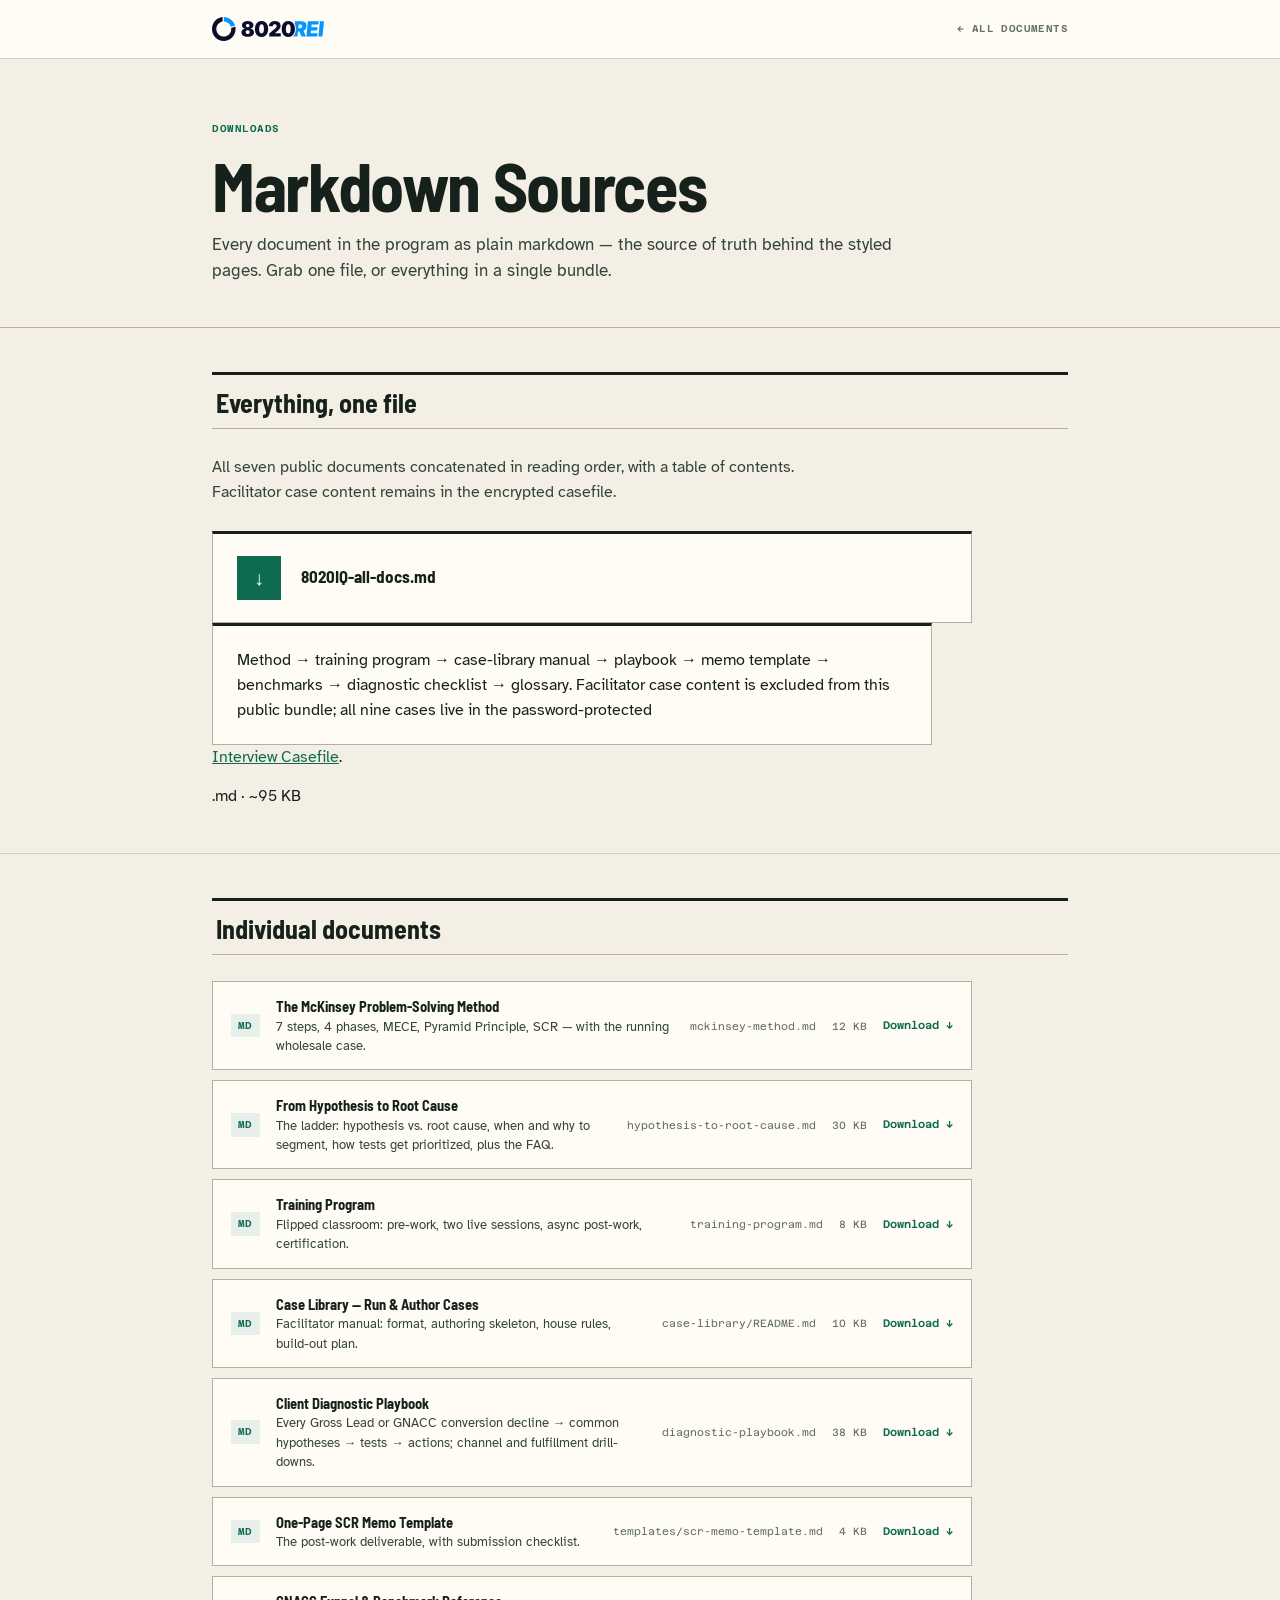
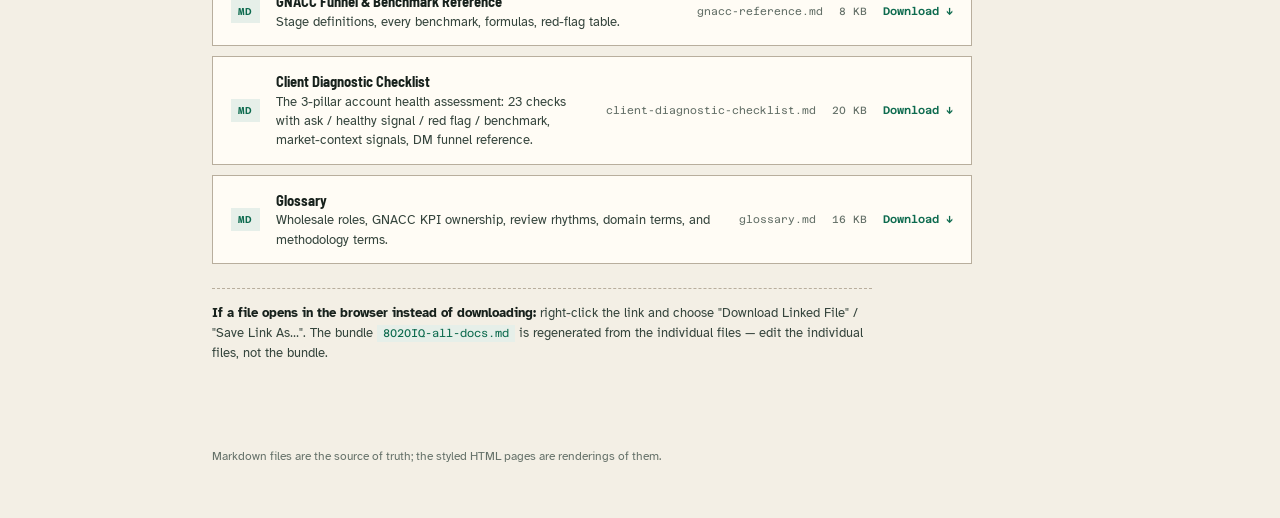
<file: downloads.html>
<!DOCTYPE html>
<html lang="en">
<head>
<meta charset="UTF-8">
<meta name="viewport" content="width=device-width, initial-scale=1.0">
<link rel="icon" href="assets/8020rei-logo.svg" type="image/svg+xml">
<title>Downloads — Markdown Sources — 8020IQ</title>
<link rel="preconnect" href="https://fonts.googleapis.com">
<link rel="preconnect" href="https://fonts.gstatic.com" crossorigin>
<link href="https://fonts.googleapis.com/css2?family=Atkinson+Hyperlegible:wght@400;700&family=Azeret+Mono:wght@500;600&family=Barlow+Semi+Condensed:wght@600;700&display=swap" rel="stylesheet">
<style>
  /* ===== Casefile design tokens — light mode only ===== */
  :root {
    --paper: #F3EFE5;
    --surface: #FFFCF5;
    --ink: #17211C;
    --ink-soft: #34443C;
    --muted: #657169;
    --rule: #D4CDBE;
    --rule-strong: #B8AE9D;
    --emerald: #0E6B4F;
    --alert: #B6402A;
    --font-display: 'Barlow Semi Condensed', 'Arial Narrow', sans-serif;
    --font-body: 'Atkinson Hyperlegible', Arial, sans-serif;
    --font-mono: 'Azeret Mono', Menlo, Consolas, monospace;
    color-scheme: light;
  }
  * { box-sizing: border-box; }
  html { scroll-behavior: smooth; }
  body {
    margin: 0; background: var(--paper); color: var(--ink);
    font-family: var(--font-body); font-size: 16px; line-height: 1.55;
    -webkit-font-smoothing: antialiased;
  }
  ::selection { background: #BFDFD2; color: var(--ink); }
  .wrap { width: 100%; min-width: 0; max-width: 920px; margin: 0 auto; padding: 0 32px; }
  h1, h2, h3, h4 { font-family: var(--font-display); font-weight: 700; color: var(--ink); margin: 0; text-wrap: balance; }
  p { max-width: 72ch; margin: 0 0 14px; }
  a { color: var(--emerald); }
  :focus-visible { outline: 3px solid #E2A72E; outline-offset: 3px; }
  .eyebrow {
    font-family: var(--font-mono); font-weight: 600; font-size: 10px; letter-spacing: 0.055em;
    text-transform: uppercase; color: var(--emerald);
  }

  .topnav {
    position: sticky; top: 0; z-index: 50;
    background: var(--surface);
    border-bottom: 1px solid var(--rule);
  }
  .nav-inner { display: flex; align-items: center; justify-content: space-between; gap: 18px; height: 58px; }
  .nav-brand {
    display: flex; align-items: center; gap: 10px;
    font-family: var(--font-display); font-weight: 700; font-size: 17px; letter-spacing: 0.01em;
    color: var(--ink); text-decoration: none;
  }
  .nav-brand img { display: block; width: 112px; height: auto; }
  .nav-back {
    padding: 7px 0;
    border-radius: 0;
    border-bottom: 1px solid transparent;
    font-family: var(--font-mono); font-size: 10px; font-weight: 600;
    letter-spacing: 0.04em; text-transform: uppercase;
    color: var(--muted); text-decoration: none;
  }
  .nav-back:hover { color: var(--emerald); border-bottom-color: var(--emerald); }

  header.hero {
    padding: 56px 0 44px;
    border-bottom: 1px solid var(--rule-strong);
  }
  header.hero h1 {
    max-width: 16ch;
    font-size: clamp(44px, 6vw, 68px); line-height: 0.92; letter-spacing: -0.02em;
    margin: 14px 0 16px;
  }
  header.hero .doc-sub { font-size: 16.5px; color: var(--ink-soft); max-width: 62ch; margin: 0; }
  header.hero .doc-sub b { color: var(--ink); }

  section { padding: 44px 0; border-bottom: 1px solid var(--rule); }
  section:last-of-type { border-bottom: none; }
  .sec-head {
    display: flex; justify-content: space-between; align-items: baseline; gap: 16px;
    padding: 15px 4px 12px; margin-bottom: 26px;
    border-top: 3px solid var(--ink); border-bottom: 1px solid var(--rule-strong);
  }
  .sec-head h2 { font-size: 26px; line-height: 1; }
  .sec-head span {
    font-family: var(--font-mono); font-size: 9px; letter-spacing: 0.04em;
    text-transform: uppercase; color: var(--muted);
  }
  .lede { color: var(--ink-soft); max-width: 62ch; margin-bottom: 26px; }
  .lede b { color: var(--ink); }

  /* featured: download everything */
  a.dl-all {
    display: flex; gap: 20px; align-items: center; flex-wrap: wrap;
    text-decoration: none; color: inherit;
    background: var(--surface); border: 1px solid var(--rule-strong); border-top: 3px solid var(--ink);
    padding: 22px 24px; max-width: 760px;
    transition: background 150ms ease, border-color 150ms ease;
  }
  a.dl-all:hover { background: var(--paper); border-color: var(--ink); border-top-color: var(--ink); }
  .dl-all .big-icon {
    flex-shrink: 0; width: 44px; height: 44px; background: var(--emerald); color: #FFFDF6;
    display: flex; align-items: center; justify-content: center; font-size: 20px;
  }
  .dl-all .body { flex: 1; min-width: 240px; }
  .dl-all h3 { font-size: 17px; margin-bottom: 4px; }
  .dl-all p { font-size: 13.5px; color: var(--ink-soft); margin: 0; }
  .dl-all .meta { font-family: var(--font-mono); font-size: 11px; color: var(--muted); white-space: nowrap; }

  /* individual file rows */
  .files { display: flex; flex-direction: column; gap: 10px; max-width: 760px; }
  a.file {
    display: flex; gap: 16px; align-items: center; flex-wrap: wrap;
    text-decoration: none; color: inherit;
    background: var(--surface); border: 1px solid var(--rule-strong); padding: 13px 18px;
    transition: background 150ms ease, border-color 150ms ease;
  }
  a.file:hover { background: var(--paper); border-color: var(--ink); }
  .file .f-icon { flex-shrink: 0; font-family: var(--font-mono); font-weight: 600; font-size: 10px; letter-spacing: 0.04em; color: var(--emerald); background: #E6EFE9; padding: 4px 7px; }
  .file .f-body { flex: 1; min-width: 220px; }
  .file h3 { font-size: 14.5px; }
  .file p { font-size: 12.5px; color: var(--ink-soft); margin: 0; }
  .file .f-src { font-family: var(--font-mono); font-size: 10.5px; color: var(--muted); white-space: nowrap; }
  .file .f-size { font-family: var(--font-mono); font-size: 10.5px; color: var(--muted); white-space: nowrap; }
  .file .f-dl { font-family: var(--font-mono); font-weight: 600; font-size: 11px; color: var(--emerald); white-space: nowrap; }

  .hint { max-width: 660px; font-size: 13px; color: var(--ink-soft); border-top: 1px dashed var(--rule-strong); padding-top: 14px; margin-top: 24px; }
  .hint b { color: var(--ink); }

  code.inline {
    font-family: var(--font-mono); font-size: 0.85em;
    background: #E6EFE9; color: var(--emerald); padding: 2px 6px;
  }

  footer { padding: 26px 0 52px; font-size: 12px; color: var(--muted); }
  footer p { margin: 0; max-width: 72ch; }

  @media (max-width: 640px) {
    .wrap { padding-left: 16px; padding-right: 16px; }
    header.hero { padding: 40px 0 32px; }
    .sec-head { flex-direction: column; align-items: flex-start; gap: 4px; }
  }
  @media (prefers-reduced-motion: reduce) {
    html { scroll-behavior: auto; }
    * { transition: none !important; }
  }
</style>
</head>
<body>

<nav class="topnav" aria-label="Site">
  <div class="wrap nav-inner">
    <a class="nav-brand" href="index.html" aria-label="8020REI home"><img src="assets/8020rei-logo.svg" alt="8020REI"></a>
    <a class="nav-back" href="index.html">&larr; All documents</a>
  </div>
</nav>

<header class="hero">
  <div class="wrap">
    <span class="eyebrow">Downloads</span>
    <h1>Markdown Sources</h1>
    <p class="doc-sub">Every document in the program as plain markdown — the source of truth behind the styled pages. Grab one file, or everything in a single bundle.</p>
  </div>
</header>

<section id="bundle">
  <div class="wrap">
    <div class="sec-head">
      <h2>Everything, one file</h2>
    </div>
    <p class="lede">All seven public documents concatenated in reading order, with a table of contents. Facilitator case content remains in the encrypted casefile.</p>
    <a class="dl-all" href="8020IQ-all-docs.md" download>
      <span class="big-icon" aria-hidden="true">&darr;</span>
      <span class="body">
        <h3>8020IQ-all-docs.md</h3>
        <p>Method → training program → case-library manual → playbook → memo template → benchmarks → diagnostic checklist → glossary. Facilitator case content is excluded from this public bundle; all nine cases live in the password-protected <a href="interview-cases.html">Interview Casefile</a>.</p>
      </span>
      <span class="meta">.md · ~95 KB</span>
    </a>
  </div>
</section>

<section id="individual">
  <div class="wrap">
    <div class="sec-head">
      <h2>Individual documents</h2>
    </div>
    <div class="files">
      <a class="file" href="mckinsey-method.md" download>
        <span class="f-icon">MD</span>
        <span class="f-body"><h3>The McKinsey Problem-Solving Method</h3><p>7 steps, 4 phases, MECE, Pyramid Principle, SCR — with the running wholesale case.</p></span>
        <span class="f-src">mckinsey-method.md</span><span class="f-size">12 KB</span><span class="f-dl">Download &darr;</span>
      </a>
      <a class="file" href="hypothesis-to-root-cause.md" download>
        <span class="f-icon">MD</span>
        <span class="f-body"><h3>From Hypothesis to Root Cause</h3><p>The ladder: hypothesis vs. root cause, when and why to segment, how tests get prioritized, plus the FAQ.</p></span>
        <span class="f-src">hypothesis-to-root-cause.md</span><span class="f-size">30 KB</span><span class="f-dl">Download &darr;</span>
      </a>
      <a class="file" href="training-program.md" download>
        <span class="f-icon">MD</span>
        <span class="f-body"><h3>Training Program</h3><p>Flipped classroom: pre-work, two live sessions, async post-work, certification.</p></span>
        <span class="f-src">training-program.md</span><span class="f-size">8 KB</span><span class="f-dl">Download &darr;</span>
      </a>
      <a class="file" href="case-library/README.md" download>
        <span class="f-icon">MD</span>
        <span class="f-body"><h3>Case Library — Run &amp; Author Cases</h3><p>Facilitator manual: format, authoring skeleton, house rules, build-out plan.</p></span>
        <span class="f-src">case-library/README.md</span><span class="f-size">10 KB</span><span class="f-dl">Download &darr;</span>
      </a>
      <a class="file" href="diagnostic-playbook.md" download>
        <span class="f-icon">MD</span>
        <span class="f-body"><h3>Client Diagnostic Playbook</h3><p>Every Gross Lead or GNACC conversion decline → common hypotheses → tests → actions; channel and fulfillment drill-downs.</p></span>
        <span class="f-src">diagnostic-playbook.md</span><span class="f-size">38 KB</span><span class="f-dl">Download &darr;</span>
      </a>
      <a class="file" href="templates/scr-memo-template.md" download>
        <span class="f-icon">MD</span>
        <span class="f-body"><h3>One-Page SCR Memo Template</h3><p>The post-work deliverable, with submission checklist.</p></span>
        <span class="f-src">templates/scr-memo-template.md</span><span class="f-size">4 KB</span><span class="f-dl">Download &darr;</span>
      </a>
      <a class="file" href="gnacc-reference.md" download>
        <span class="f-icon">MD</span>
        <span class="f-body"><h3>GNACC Funnel &amp; Benchmark Reference</h3><p>Stage definitions, every benchmark, formulas, red-flag table.</p></span>
        <span class="f-src">gnacc-reference.md</span><span class="f-size">8 KB</span><span class="f-dl">Download &darr;</span>
      </a>
      <a class="file" href="client-diagnostic-checklist.md" download>
        <span class="f-icon">MD</span>
        <span class="f-body"><h3>Client Diagnostic Checklist</h3><p>The 3-pillar account health assessment: 23 checks with ask / healthy signal / red flag / benchmark, market-context signals, DM funnel reference.</p></span>
        <span class="f-src">client-diagnostic-checklist.md</span><span class="f-size">20 KB</span><span class="f-dl">Download &darr;</span>
      </a>
      <a class="file" href="glossary.md" download>
        <span class="f-icon">MD</span>
        <span class="f-body"><h3>Glossary</h3><p>Wholesale roles, GNACC KPI ownership, review rhythms, domain terms, and methodology terms.</p></span>
        <span class="f-src">glossary.md</span><span class="f-size">16 KB</span><span class="f-dl">Download &darr;</span>
      </a>
    </div>

    <p class="hint"><b>If a file opens in the browser instead of downloading:</b> right-click the link and choose "Download Linked File" / "Save Link As…". The bundle <code class="inline">8020IQ-all-docs.md</code> is regenerated from the individual files — edit the individual files, not the bundle.</p>
  </div>
</section>

<footer>
  <div class="wrap">
    <p>Markdown files are the source of truth; the styled HTML pages are renderings of them.</p>
  </div>
</footer>

</body>
</html>
</file>
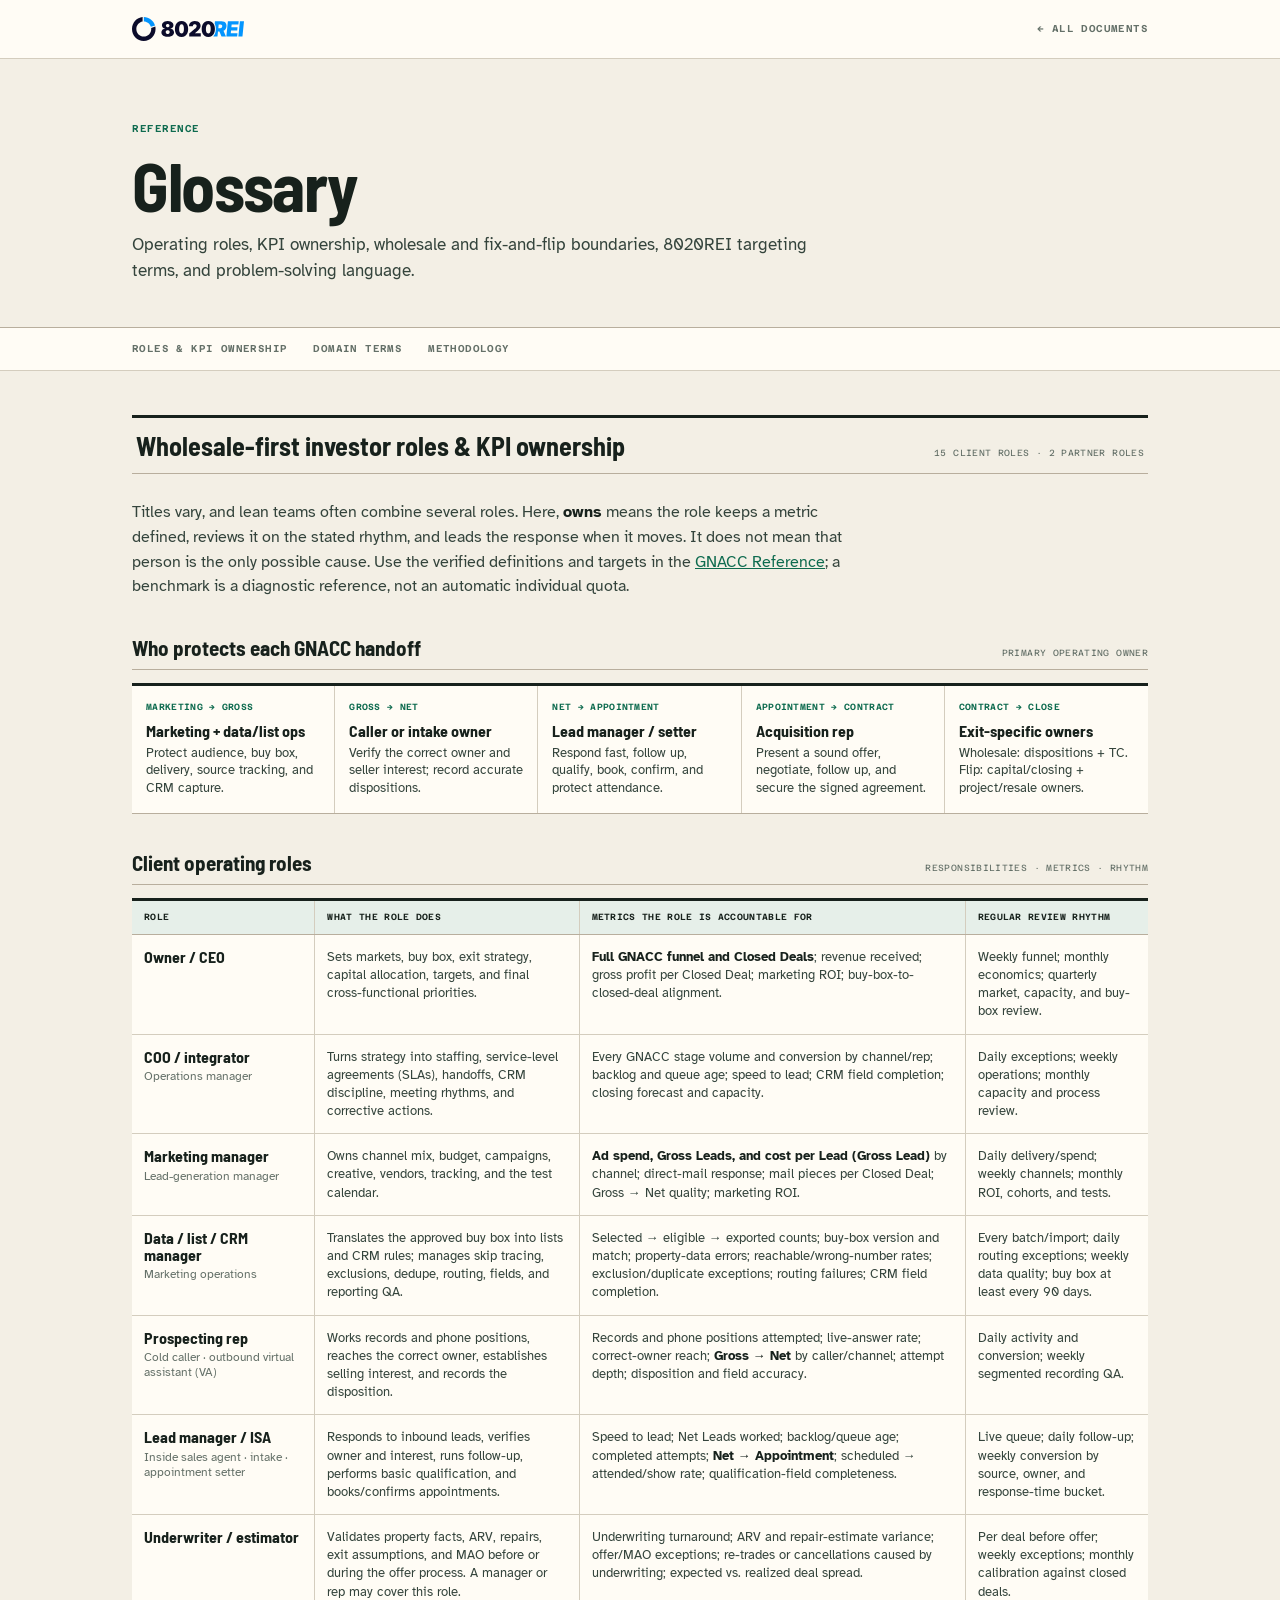
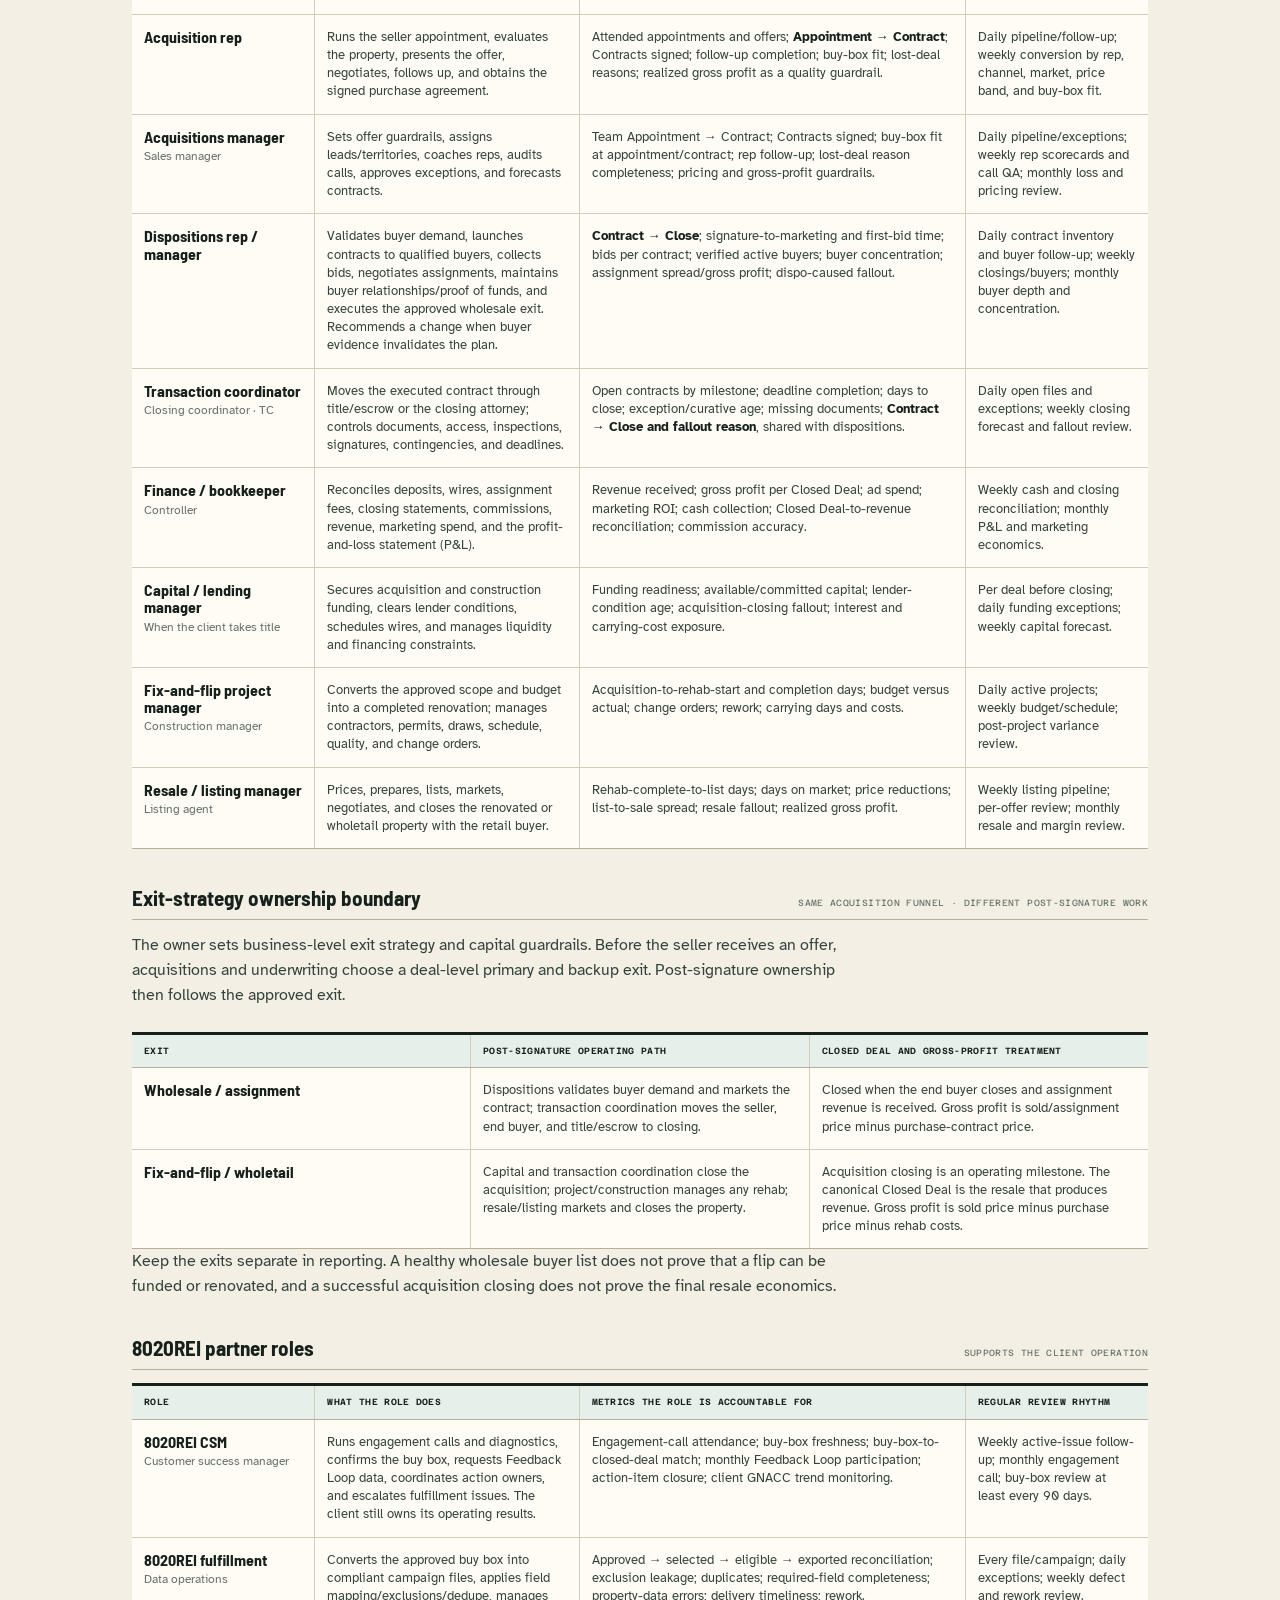
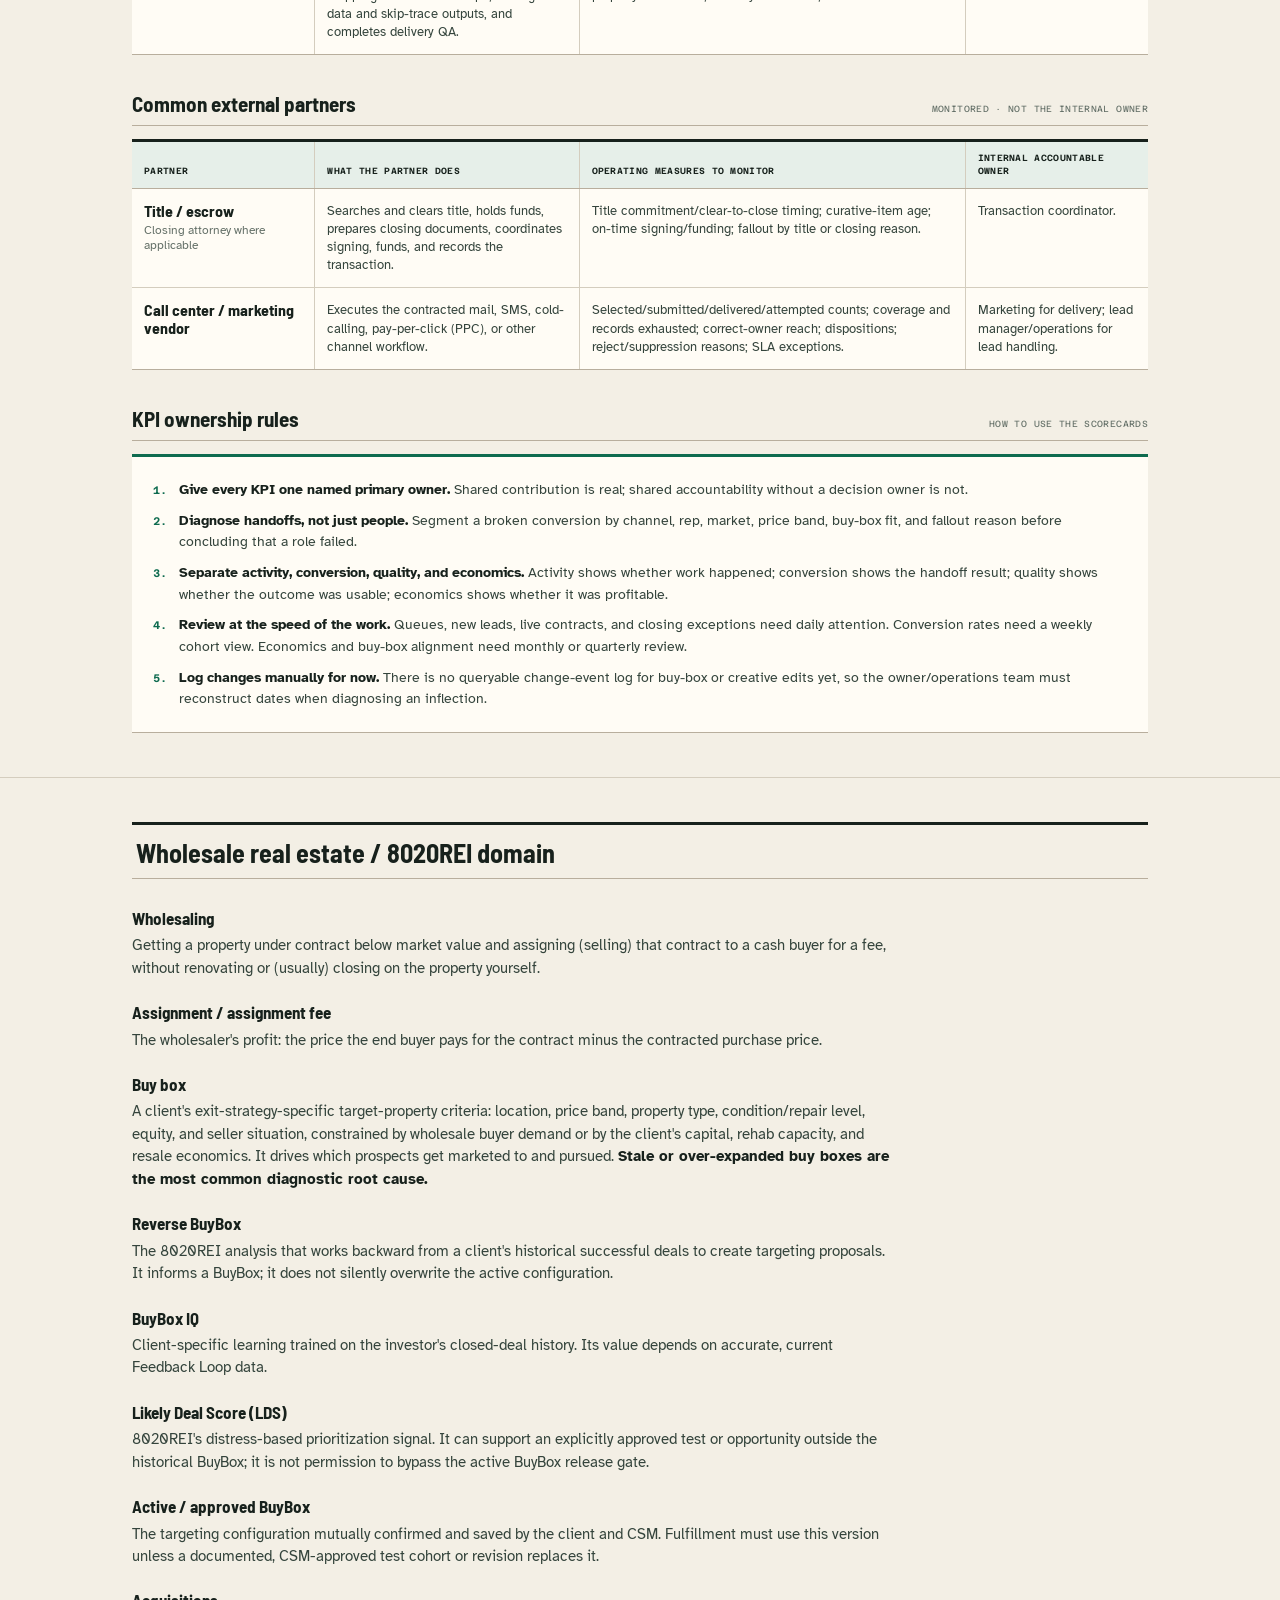
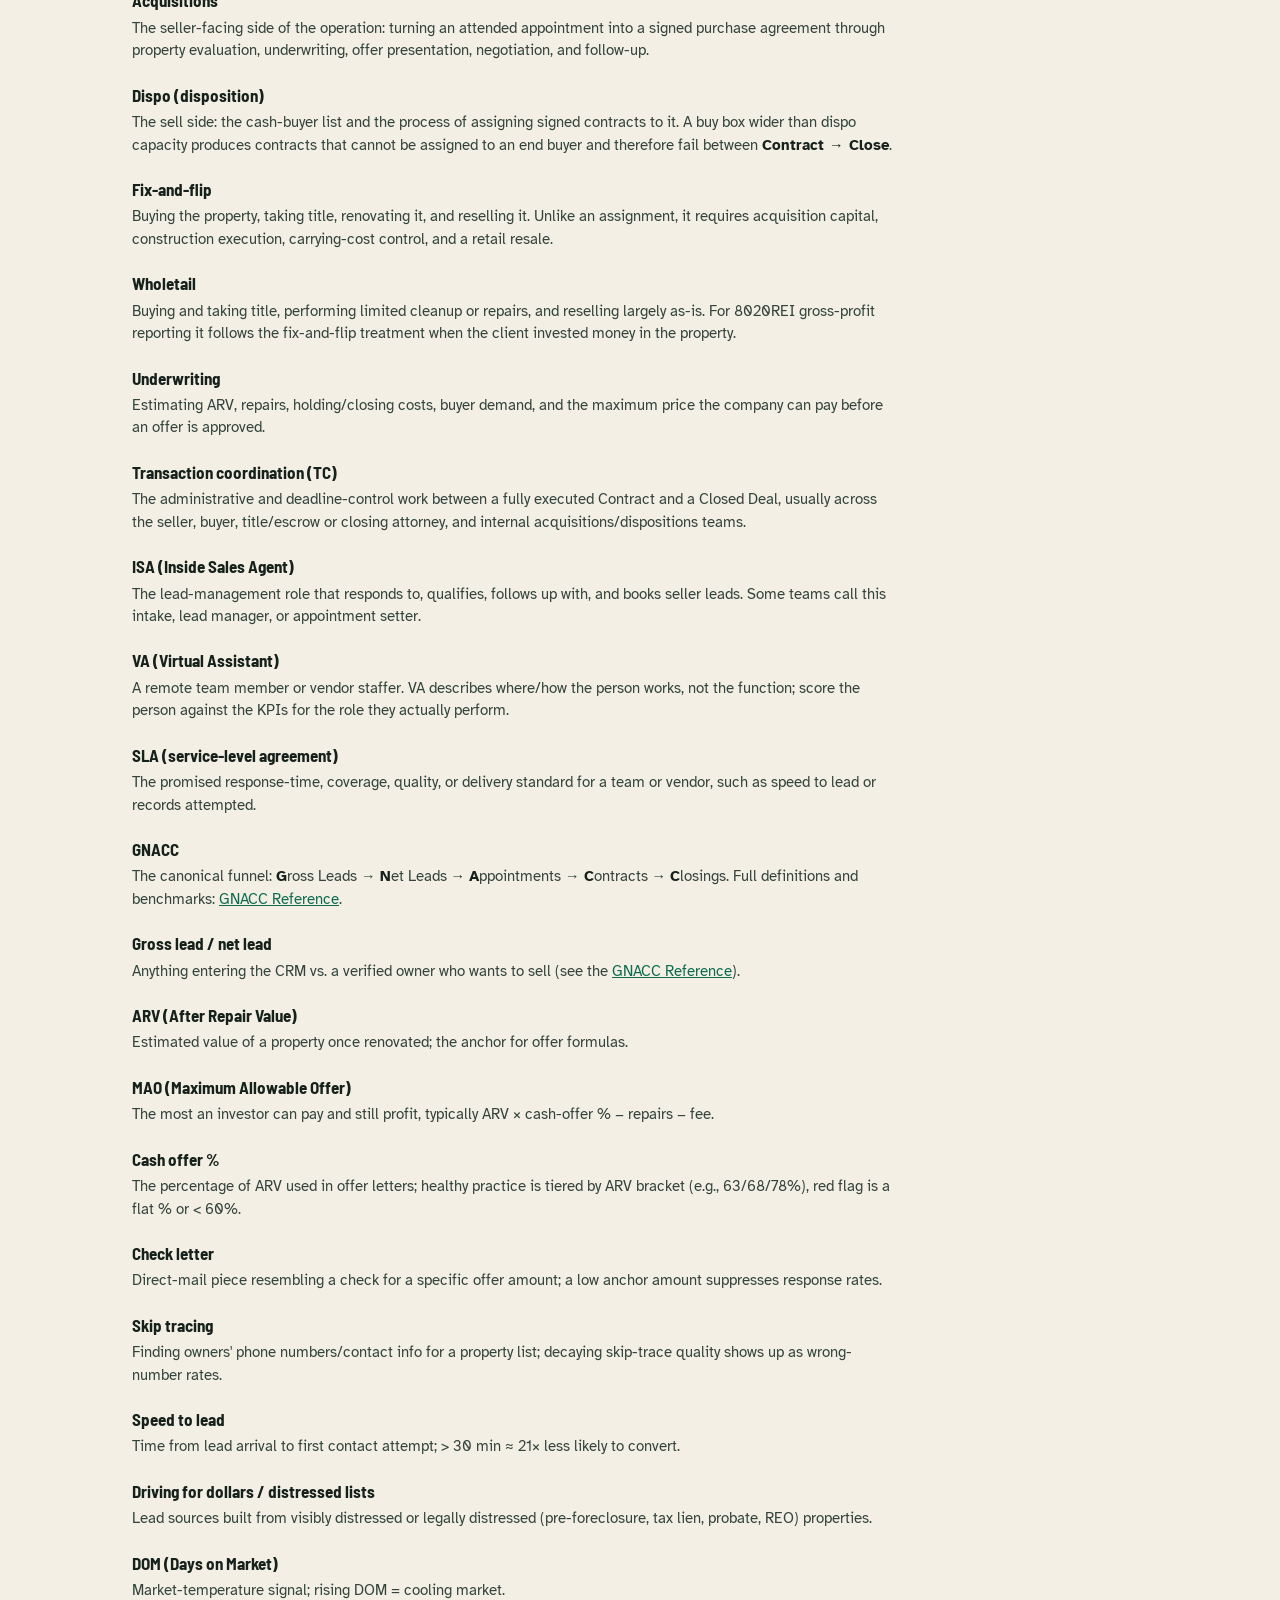
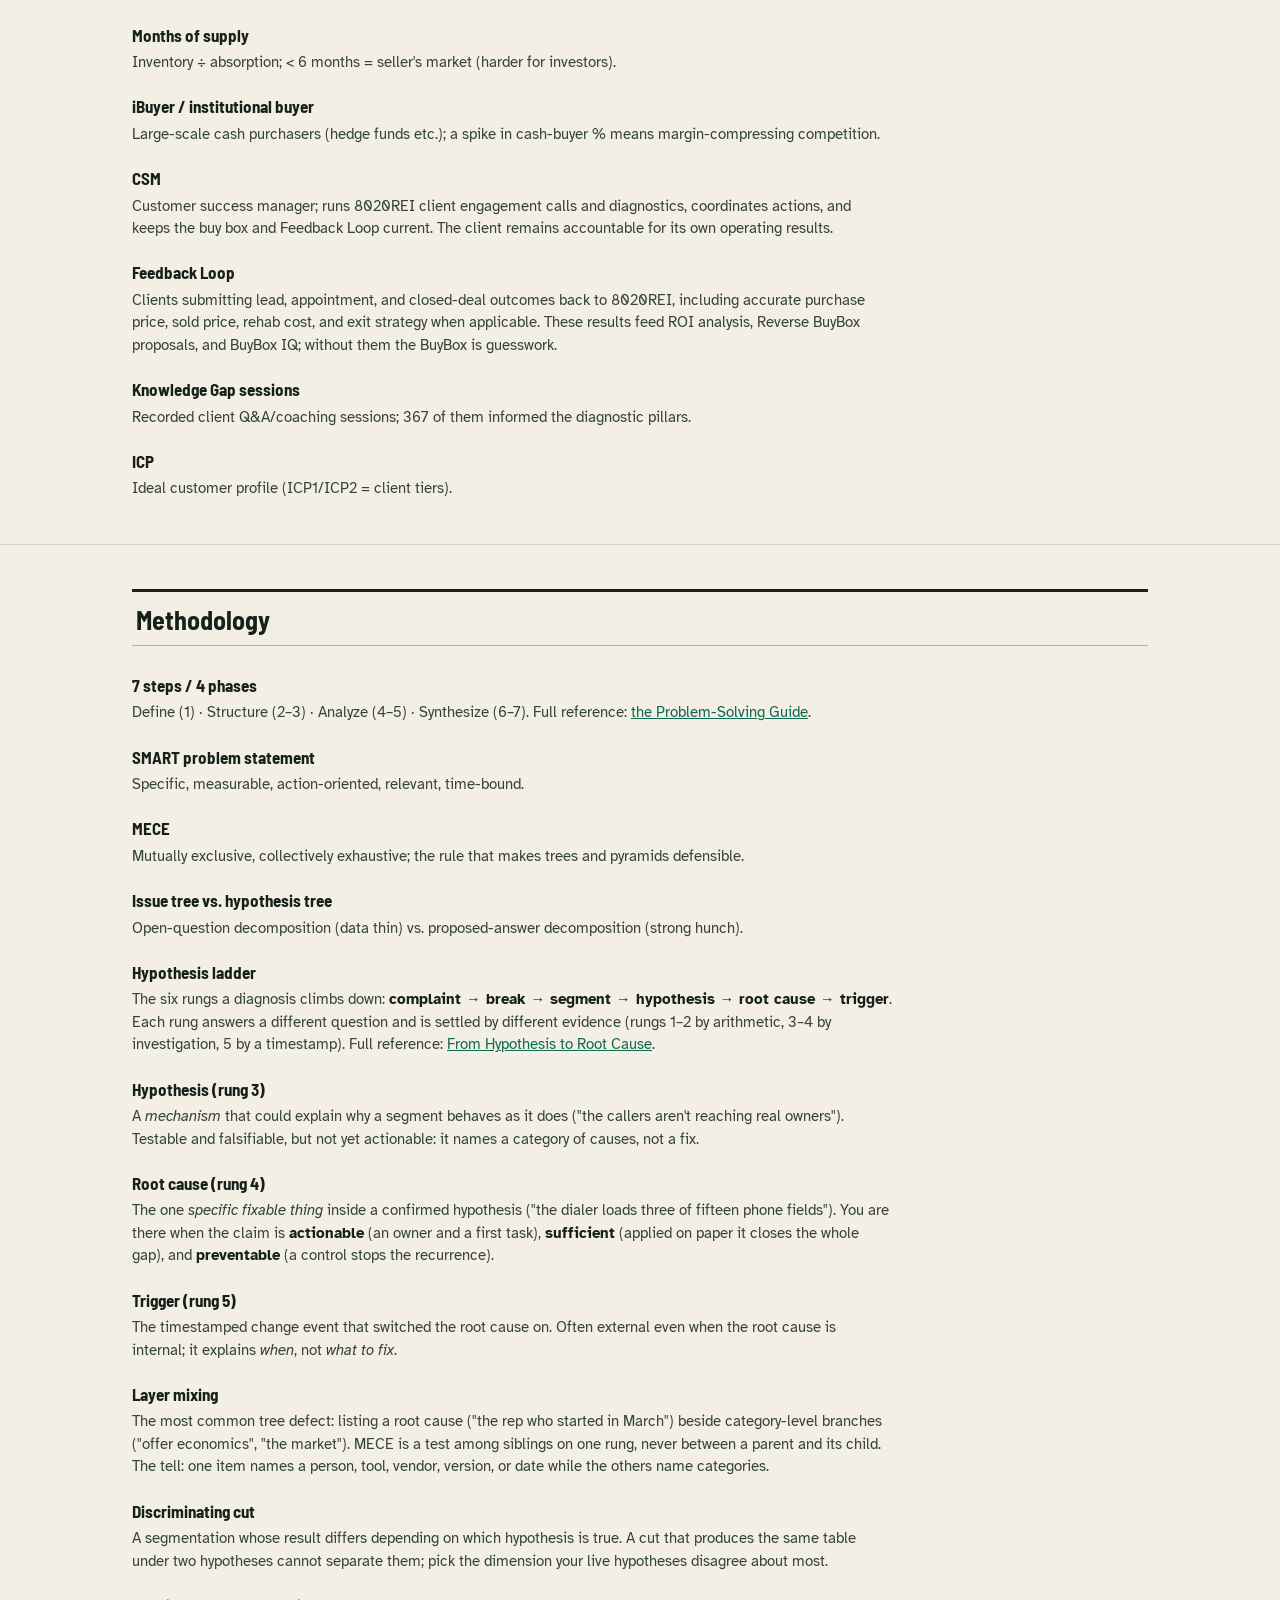
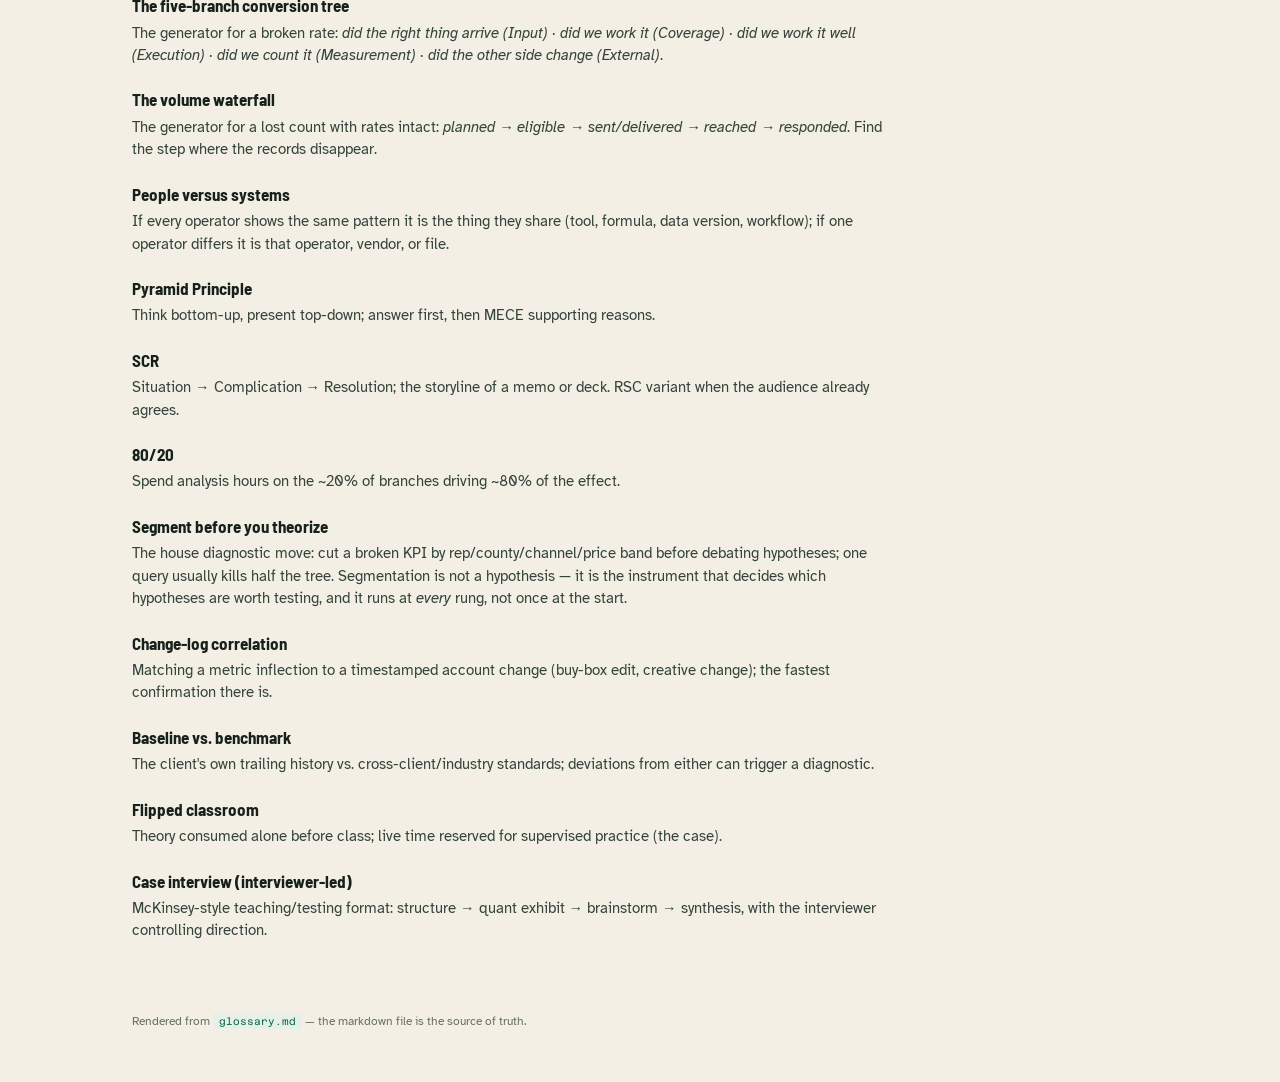
<file: glossary.html>
<!DOCTYPE html>
<html lang="en">
<head>
<meta charset="UTF-8">
<meta name="viewport" content="width=device-width, initial-scale=1.0">
<link rel="icon" href="assets/8020rei-logo.svg" type="image/svg+xml">
<title>Glossary — Wholesale REI Roles, KPIs &amp; Methodology — 8020IQ</title>
<link rel="preconnect" href="https://fonts.googleapis.com">
<link rel="preconnect" href="https://fonts.gstatic.com" crossorigin>
<link href="https://fonts.googleapis.com/css2?family=Atkinson+Hyperlegible:wght@400;700&amp;family=Azeret+Mono:wght@500;600&amp;family=Barlow+Semi+Condensed:wght@600;700&amp;display=swap" rel="stylesheet">
<style>
  /* ===== Casefile design tokens — light mode only ===== */
  :root {
    --paper: #F3EFE5;
    --surface: #FFFCF5;
    --ink: #17211C;
    --ink-soft: #34443C;
    --muted: #647068;
    --rule: #D4CDBE;
    --rule-strong: #B8AE9D;
    --emerald: #0E6B4F;
    --alert: #B6402A;
    --font-display: 'Barlow Semi Condensed', 'Arial Narrow', sans-serif;
    --font-body: 'Atkinson Hyperlegible', Arial, sans-serif;
    --font-mono: 'Azeret Mono', Menlo, Consolas, monospace;
    color-scheme: light;
  }
  * { box-sizing: border-box; }
  html { scroll-behavior: smooth; }
  body {
    margin: 0; background: var(--paper); color: var(--ink);
    font-family: var(--font-body); font-size: 16px; line-height: 1.55;
    -webkit-font-smoothing: antialiased;
  }
  ::selection { background: #BFDFD2; color: var(--ink); }
  .wrap { width: 100%; min-width: 0; max-width: 1080px; margin: 0 auto; padding: 0 32px; }
  h1, h2, h3, h4 { font-family: var(--font-display); font-weight: 700; color: var(--ink); margin: 0; text-wrap: balance; }
  p { max-width: 72ch; margin: 0 0 14px; }
  a { color: var(--emerald); }
  :focus-visible { outline: 3px solid #E2A72E; outline-offset: 3px; }
  .eyebrow {
    font-family: var(--font-mono); font-weight: 600; font-size: 10px; letter-spacing: 0.055em;
    text-transform: uppercase; color: var(--emerald);
  }

  .topnav {
    position: sticky; top: 0; z-index: 50;
    background: var(--surface);
    border-bottom: 1px solid var(--rule);
  }
  .nav-inner { display: flex; align-items: center; justify-content: space-between; gap: 18px; height: 58px; }
  .nav-brand {
    display: flex; align-items: center; gap: 10px;
    font-family: var(--font-display); font-weight: 700; font-size: 17px; letter-spacing: 0.01em;
    color: var(--ink); text-decoration: none;
  }
  .nav-brand img { display: block; width: 112px; height: auto; }
  .nav-back {
    padding: 7px 0;
    border-radius: 0;
    border-bottom: 1px solid transparent;
    font-family: var(--font-mono); font-size: 10px; font-weight: 600;
    letter-spacing: 0.04em; text-transform: uppercase;
    color: var(--muted); text-decoration: none;
  }
  .nav-back:hover { color: var(--emerald); border-bottom-color: var(--emerald); }

  header.hero {
    padding: 56px 0 44px;
    border-bottom: 1px solid var(--rule-strong);
  }
  header.hero h1 {
    max-width: 16ch;
    font-size: clamp(44px, 6vw, 68px); line-height: 0.92; letter-spacing: -0.02em;
    margin: 14px 0 16px;
  }
  header.hero .doc-sub { font-size: 16.5px; color: var(--ink-soft); max-width: 62ch; margin: 0; }
  header.hero .doc-sub b { color: var(--ink); }

  .section-nav {
    background: var(--surface);
    border-bottom: 1px solid var(--rule);
  }
  .section-nav .wrap {
    display: flex; gap: 26px; overflow-x: auto;
    scrollbar-width: thin; scrollbar-color: var(--rule-strong) transparent;
  }
  .section-nav a {
    flex: 0 0 auto; padding: 13px 0 11px;
    border-bottom: 2px solid transparent;
    font-family: var(--font-mono); font-size: 10px; font-weight: 600;
    letter-spacing: 0.04em; text-transform: uppercase;
    color: var(--muted); text-decoration: none; white-space: nowrap;
  }
  .section-nav a:hover { color: var(--emerald); border-bottom-color: var(--emerald); }

  section { padding: 44px 0; border-bottom: 1px solid var(--rule); scroll-margin-top: 70px; }
  section:last-of-type { border-bottom: none; }
  .sec-head {
    display: flex; justify-content: space-between; align-items: baseline; gap: 16px;
    padding: 15px 4px 12px; margin-bottom: 26px;
    border-top: 3px solid var(--ink); border-bottom: 1px solid var(--rule-strong);
  }
  .sec-head h2 { font-size: 26px; line-height: 1; }
  .sec-head span {
    font-family: var(--font-mono); font-size: 9px; letter-spacing: 0.04em;
    text-transform: uppercase; color: var(--muted);
  }
  .lede { max-width: 72ch; margin-bottom: 24px; color: var(--ink-soft); }
  .lede b { color: var(--ink); }

  .subhead {
    display: flex; justify-content: space-between; align-items: baseline; gap: 16px;
    margin: 38px 0 13px; padding-bottom: 8px;
    border-bottom: 1px solid var(--rule-strong);
  }
  .subhead h3 { font-size: 21px; line-height: 1.05; }
  .subhead span {
    font-family: var(--font-mono); font-size: 9px; letter-spacing: 0.04em;
    text-transform: uppercase; color: var(--muted);
  }

  .funnel-map {
    display: grid; grid-template-columns: repeat(5, minmax(0, 1fr));
    margin-top: 12px;
    border-top: 3px solid var(--ink);
    border-bottom: 1px solid var(--rule-strong);
    background: var(--surface);
  }
  .funnel-step { min-width: 0; padding: 15px 14px 16px; border-right: 1px solid var(--rule); }
  .funnel-step:last-child { border-right: none; }
  .funnel-step .f-stage {
    display: block; margin-bottom: 8px;
    font-family: var(--font-mono); font-size: 9px; font-weight: 600;
    letter-spacing: 0.035em; text-transform: uppercase; color: var(--emerald);
  }
  .funnel-step b {
    display: block; margin-bottom: 5px;
    font-family: var(--font-display); font-size: 16px; line-height: 1.05;
  }
  .funnel-step .f-duty { display: block; color: var(--ink-soft); font-size: 12.5px; line-height: 1.4; }

  .table-scroll {
    max-width: 100%; overflow-x: auto;
    border-top: 3px solid var(--ink);
    border-bottom: 1px solid var(--rule-strong);
    background: var(--surface);
    scrollbar-width: thin; scrollbar-color: var(--rule-strong) transparent;
  }
  table.roles {
    width: 100%; min-width: 930px;
    border-collapse: collapse; table-layout: fixed;
    font-size: 13px; line-height: 1.4;
  }
  table.roles col.role { width: 18%; }
  table.roles col.duty { width: 26%; }
  table.roles col.metrics { width: 38%; }
  table.roles col.rhythm { width: 18%; }
  table.roles th {
    padding: 10px 12px; text-align: left; vertical-align: bottom;
    border-right: 1px solid var(--rule); border-bottom: 1px solid var(--rule-strong);
    background: #E6EFE9; color: var(--ink);
    font-family: var(--font-mono); font-size: 9px; font-weight: 600;
    letter-spacing: 0.035em; text-transform: uppercase;
  }
  table.roles th:last-child { border-right: none; }
  table.roles td {
    padding: 13px 12px; vertical-align: top;
    border-right: 1px solid var(--rule); border-bottom: 1px solid var(--rule);
    color: var(--ink-soft);
  }
  table.roles td:last-child { border-right: none; }
  table.roles tr:last-child td { border-bottom: none; }
  table.roles tbody tr:hover td { background: var(--paper); }
  table.roles td:first-child b {
    display: block; color: var(--ink);
    font-family: var(--font-display); font-size: 16px; line-height: 1.08;
  }
  table.roles .alias {
    display: block; margin-top: 4px;
    font-size: 11.5px; line-height: 1.3; color: var(--muted);
  }
  table.roles .metric-primary { color: var(--ink); font-weight: 700; }
  .table-hint {
    display: none; margin: 8px 0 0;
    font-family: var(--font-mono); font-size: 9px; color: var(--muted);
    letter-spacing: 0.03em; text-transform: uppercase;
  }

  .ownership-rules {
    padding: 18px 20px 17px;
    border-top: 3px solid var(--emerald);
    border-bottom: 1px solid var(--rule-strong);
    background: var(--surface);
  }
  .ownership-rules ol { margin: 0; padding-left: 22px; }
  .ownership-rules li { padding: 4px 0 5px 5px; color: var(--ink-soft); font-size: 14px; }
  .ownership-rules li::marker {
    color: var(--emerald);
    font-family: var(--font-mono); font-size: 11px; font-weight: 600;
  }
  .ownership-rules b { color: var(--ink); }

  dl.gloss { max-width: 760px; margin: 0; }
  dl.gloss dt { font-family: var(--font-display); font-weight: 700; font-size: 17px; color: var(--ink); margin: 20px 0 3px; }
  dl.gloss dd { margin: 0; font-size: 14.5px; color: var(--ink-soft); }
  dl.gloss dd i { color: var(--ink-soft); }
  dl.gloss dd b { color: var(--ink); }

  code.inline {
    font-family: var(--font-mono); font-size: 0.85em;
    background: #E6EFE9; color: var(--emerald); padding: 2px 6px;
  }

  footer { padding: 26px 0 52px; font-size: 12px; color: var(--muted); }
  footer p { margin: 0; max-width: 72ch; }

  @media (max-width: 640px) {
    .wrap { padding-left: 16px; padding-right: 16px; }
    header.hero { padding: 40px 0 32px; }
    .sec-head { flex-direction: column; align-items: flex-start; gap: 4px; }
    .subhead { flex-direction: column; align-items: flex-start; gap: 4px; }
    .funnel-map { grid-template-columns: 1fr; }
    .funnel-step { border-right: none; border-bottom: 1px solid var(--rule); }
    .funnel-step:last-child { border-bottom: none; }
    .ownership-rules { padding: 15px 14px 14px; }
  }
  @media (max-width: 980px) {
    .table-hint { display: block; }
  }
  @media (prefers-reduced-motion: reduce) {
    html { scroll-behavior: auto; }
    * { transition: none !important; }
  }
</style>
</head>
<body>

<nav class="topnav" aria-label="Site">
  <div class="wrap nav-inner">
    <a class="nav-brand" href="index.html" aria-label="8020REI home"><img src="assets/8020rei-logo.svg" alt="8020REI"></a>
    <a class="nav-back" href="index.html">&larr; All documents</a>
  </div>
</nav>

<header class="hero">
  <div class="wrap">
    <span class="eyebrow">Reference</span>
    <h1>Glossary</h1>
    <p class="doc-sub">Operating roles, KPI ownership, wholesale and fix-and-flip boundaries, 8020REI targeting terms, and problem-solving language.</p>
  </div>
</header>

<nav class="section-nav" aria-label="On this page">
  <div class="wrap">
    <a href="#roles">Roles &amp; KPI ownership</a>
    <a href="#domain">Domain terms</a>
    <a href="#method">Methodology</a>
  </div>
</nav>

<section id="roles">
  <div class="wrap">
    <div class="sec-head">
      <h2>Wholesale-first investor roles &amp; KPI ownership</h2>
      <span>15 client roles · 2 partner roles</span>
    </div>
    <p class="lede">Titles vary, and lean teams often combine several roles. Here, <b>owns</b> means the role keeps a metric defined, reviews it on the stated rhythm, and leads the response when it moves. It does not mean that person is the only possible cause. Use the verified definitions and targets in the <a href="gnacc-reference.html">GNACC Reference</a>; a benchmark is a diagnostic reference, not an automatic individual quota.</p>

    <div class="subhead">
      <h3>Who protects each GNACC handoff</h3>
      <span>Primary operating owner</span>
    </div>
    <div class="funnel-map" role="list" aria-label="Primary owner at each GNACC handoff">
      <div class="funnel-step" role="listitem">
        <span class="f-stage">Marketing → Gross</span>
        <b>Marketing + data/list ops</b>
        <span class="f-duty">Protect audience, buy box, delivery, source tracking, and CRM capture.</span>
      </div>
      <div class="funnel-step" role="listitem">
        <span class="f-stage">Gross → Net</span>
        <b>Caller or intake owner</b>
        <span class="f-duty">Verify the correct owner and seller interest; record accurate dispositions.</span>
      </div>
      <div class="funnel-step" role="listitem">
        <span class="f-stage">Net → Appointment</span>
        <b>Lead manager / setter</b>
        <span class="f-duty">Respond fast, follow up, qualify, book, confirm, and protect attendance.</span>
      </div>
      <div class="funnel-step" role="listitem">
        <span class="f-stage">Appointment → Contract</span>
        <b>Acquisition rep</b>
        <span class="f-duty">Present a sound offer, negotiate, follow up, and secure the signed agreement.</span>
      </div>
      <div class="funnel-step" role="listitem">
        <span class="f-stage">Contract → Close</span>
        <b>Exit-specific owners</b>
        <span class="f-duty">Wholesale: dispositions + TC. Flip: capital/closing + project/resale owners.</span>
      </div>
    </div>

    <div class="subhead">
      <h3>Client operating roles</h3>
      <span>Responsibilities · metrics · rhythm</span>
    </div>
    <div class="table-scroll" tabindex="0" role="region" aria-label="Client operating roles and KPI ownership">
      <table class="roles">
        <colgroup>
          <col class="role"><col class="duty"><col class="metrics"><col class="rhythm">
        </colgroup>
        <thead>
          <tr>
            <th scope="col">Role</th>
            <th scope="col">What the role does</th>
            <th scope="col">Metrics the role is accountable for</th>
            <th scope="col">Regular review rhythm</th>
          </tr>
        </thead>
        <tbody>
          <tr>
            <td><b>Owner / CEO</b></td>
            <td>Sets markets, buy box, exit strategy, capital allocation, targets, and final cross-functional priorities.</td>
            <td><span class="metric-primary">Full GNACC funnel and Closed Deals</span>; revenue received; gross profit per Closed Deal; marketing ROI; buy-box-to-closed-deal alignment.</td>
            <td>Weekly funnel; monthly economics; quarterly market, capacity, and buy-box review.</td>
          </tr>
          <tr>
            <td><b>COO / integrator</b><span class="alias">Operations manager</span></td>
            <td>Turns strategy into staffing, service-level agreements (SLAs), handoffs, CRM discipline, meeting rhythms, and corrective actions.</td>
            <td>Every GNACC stage volume and conversion by channel/rep; backlog and queue age; speed to lead; CRM field completion; closing forecast and capacity.</td>
            <td>Daily exceptions; weekly operations; monthly capacity and process review.</td>
          </tr>
          <tr>
            <td><b>Marketing manager</b><span class="alias">Lead-generation manager</span></td>
            <td>Owns channel mix, budget, campaigns, creative, vendors, tracking, and the test calendar.</td>
            <td><span class="metric-primary">Ad spend, Gross Leads, and cost per Lead (Gross Lead)</span> by channel; direct-mail response; mail pieces per Closed Deal; Gross → Net quality; marketing ROI.</td>
            <td>Daily delivery/spend; weekly channels; monthly ROI, cohorts, and tests.</td>
          </tr>
          <tr>
            <td><b>Data / list / CRM manager</b><span class="alias">Marketing operations</span></td>
            <td>Translates the approved buy box into lists and CRM rules; manages skip tracing, exclusions, dedupe, routing, fields, and reporting QA.</td>
            <td>Selected → eligible → exported counts; buy-box version and match; property-data errors; reachable/wrong-number rates; exclusion/duplicate exceptions; routing failures; CRM field completion.</td>
            <td>Every batch/import; daily routing exceptions; weekly data quality; buy box at least every 90 days.</td>
          </tr>
          <tr>
            <td><b>Prospecting rep</b><span class="alias">Cold caller · outbound virtual assistant (VA)</span></td>
            <td>Works records and phone positions, reaches the correct owner, establishes selling interest, and records the disposition.</td>
            <td>Records and phone positions attempted; live-answer rate; correct-owner reach; <span class="metric-primary">Gross → Net</span> by caller/channel; attempt depth; disposition and field accuracy.</td>
            <td>Daily activity and conversion; weekly segmented recording QA.</td>
          </tr>
          <tr>
            <td><b>Lead manager / ISA</b><span class="alias">Inside sales agent · intake · appointment setter</span></td>
            <td>Responds to inbound leads, verifies owner and interest, runs follow-up, performs basic qualification, and books/confirms appointments.</td>
            <td>Speed to lead; Net Leads worked; backlog/queue age; completed attempts; <span class="metric-primary">Net → Appointment</span>; scheduled → attended/show rate; qualification-field completeness.</td>
            <td>Live queue; daily follow-up; weekly conversion by source, owner, and response-time bucket.</td>
          </tr>
          <tr>
            <td><b>Underwriter / estimator</b></td>
            <td>Validates property facts, ARV, repairs, exit assumptions, and MAO before or during the offer process. A manager or rep may cover this role.</td>
            <td>Underwriting turnaround; ARV and repair-estimate variance; offer/MAO exceptions; re-trades or cancellations caused by underwriting; expected vs. realized deal spread.</td>
            <td>Per deal before offer; weekly exceptions; monthly calibration against closed deals.</td>
          </tr>
          <tr>
            <td><b>Acquisition rep</b></td>
            <td>Runs the seller appointment, evaluates the property, presents the offer, negotiates, follows up, and obtains the signed purchase agreement.</td>
            <td>Attended appointments and offers; <span class="metric-primary">Appointment → Contract</span>; Contracts signed; follow-up completion; buy-box fit; lost-deal reasons; realized gross profit as a quality guardrail.</td>
            <td>Daily pipeline/follow-up; weekly conversion by rep, channel, market, price band, and buy-box fit.</td>
          </tr>
          <tr>
            <td><b>Acquisitions manager</b><span class="alias">Sales manager</span></td>
            <td>Sets offer guardrails, assigns leads/territories, coaches reps, audits calls, approves exceptions, and forecasts contracts.</td>
            <td>Team Appointment → Contract; Contracts signed; buy-box fit at appointment/contract; rep follow-up; lost-deal reason completeness; pricing and gross-profit guardrails.</td>
            <td>Daily pipeline/exceptions; weekly rep scorecards and call QA; monthly loss and pricing review.</td>
          </tr>
          <tr>
            <td><b>Dispositions rep / manager</b></td>
            <td>Validates buyer demand, launches contracts to qualified buyers, collects bids, negotiates assignments, maintains buyer relationships/proof of funds, and executes the approved wholesale exit. Recommends a change when buyer evidence invalidates the plan.</td>
            <td><span class="metric-primary">Contract → Close</span>; signature-to-marketing and first-bid time; bids per contract; verified active buyers; buyer concentration; assignment spread/gross profit; dispo-caused fallout.</td>
            <td>Daily contract inventory and buyer follow-up; weekly closings/buyers; monthly buyer depth and concentration.</td>
          </tr>
          <tr>
            <td><b>Transaction coordinator</b><span class="alias">Closing coordinator · TC</span></td>
            <td>Moves the executed contract through title/escrow or the closing attorney; controls documents, access, inspections, signatures, contingencies, and deadlines.</td>
            <td>Open contracts by milestone; deadline completion; days to close; exception/curative age; missing documents; <span class="metric-primary">Contract → Close and fallout reason</span>, shared with dispositions.</td>
            <td>Daily open files and exceptions; weekly closing forecast and fallout review.</td>
          </tr>
          <tr>
            <td><b>Finance / bookkeeper</b><span class="alias">Controller</span></td>
            <td>Reconciles deposits, wires, assignment fees, closing statements, commissions, revenue, marketing spend, and the profit-and-loss statement (P&amp;L).</td>
            <td>Revenue received; gross profit per Closed Deal; ad spend; marketing ROI; cash collection; Closed Deal-to-revenue reconciliation; commission accuracy.</td>
            <td>Weekly cash and closing reconciliation; monthly P&amp;L and marketing economics.</td>
          </tr>
          <tr>
            <td><b>Capital / lending manager</b><span class="alias">When the client takes title</span></td>
            <td>Secures acquisition and construction funding, clears lender conditions, schedules wires, and manages liquidity and financing constraints.</td>
            <td>Funding readiness; available/committed capital; lender-condition age; acquisition-closing fallout; interest and carrying-cost exposure.</td>
            <td>Per deal before closing; daily funding exceptions; weekly capital forecast.</td>
          </tr>
          <tr>
            <td><b>Fix-and-flip project manager</b><span class="alias">Construction manager</span></td>
            <td>Converts the approved scope and budget into a completed renovation; manages contractors, permits, draws, schedule, quality, and change orders.</td>
            <td>Acquisition-to-rehab-start and completion days; budget versus actual; change orders; rework; carrying days and costs.</td>
            <td>Daily active projects; weekly budget/schedule; post-project variance review.</td>
          </tr>
          <tr>
            <td><b>Resale / listing manager</b><span class="alias">Listing agent</span></td>
            <td>Prices, prepares, lists, markets, negotiates, and closes the renovated or wholetail property with the retail buyer.</td>
            <td>Rehab-complete-to-list days; days on market; price reductions; list-to-sale spread; resale fallout; realized gross profit.</td>
            <td>Weekly listing pipeline; per-offer review; monthly resale and margin review.</td>
          </tr>
        </tbody>
      </table>
    </div>
    <p class="table-hint" aria-hidden="true">Swipe table horizontally for all columns →</p>

    <div class="subhead">
      <h3>Exit-strategy ownership boundary</h3>
      <span>Same acquisition funnel · different post-signature work</span>
    </div>
    <p class="lede">The owner sets business-level exit strategy and capital guardrails. Before the seller receives an offer, acquisitions and underwriting choose a deal-level primary and backup exit. Post-signature ownership then follows the approved exit.</p>
    <div class="table-scroll" tabindex="0" role="region" aria-label="Exit strategy ownership boundaries">
      <table class="roles">
        <thead>
          <tr>
            <th scope="col">Exit</th>
            <th scope="col">Post-signature operating path</th>
            <th scope="col">Closed Deal and gross-profit treatment</th>
          </tr>
        </thead>
        <tbody>
          <tr>
            <td><b>Wholesale / assignment</b></td>
            <td>Dispositions validates buyer demand and markets the contract; transaction coordination moves the seller, end buyer, and title/escrow to closing.</td>
            <td>Closed when the end buyer closes and assignment revenue is received. Gross profit is sold/assignment price minus purchase-contract price.</td>
          </tr>
          <tr>
            <td><b>Fix-and-flip / wholetail</b></td>
            <td>Capital and transaction coordination close the acquisition; project/construction manages any rehab; resale/listing markets and closes the property.</td>
            <td>Acquisition closing is an operating milestone. The canonical Closed Deal is the resale that produces revenue. Gross profit is sold price minus purchase price minus rehab costs.</td>
          </tr>
        </tbody>
      </table>
    </div>
    <p class="lede">Keep the exits separate in reporting. A healthy wholesale buyer list does not prove that a flip can be funded or renovated, and a successful acquisition closing does not prove the final resale economics.</p>

    <div class="subhead">
      <h3>8020REI partner roles</h3>
      <span>Supports the client operation</span>
    </div>
    <div class="table-scroll" tabindex="0" role="region" aria-label="8020REI partner roles and KPI ownership">
      <table class="roles">
        <colgroup>
          <col class="role"><col class="duty"><col class="metrics"><col class="rhythm">
        </colgroup>
        <thead>
          <tr>
            <th scope="col">Role</th>
            <th scope="col">What the role does</th>
            <th scope="col">Metrics the role is accountable for</th>
            <th scope="col">Regular review rhythm</th>
          </tr>
        </thead>
        <tbody>
          <tr>
            <td><b>8020REI CSM</b><span class="alias">Customer success manager</span></td>
            <td>Runs engagement calls and diagnostics, confirms the buy box, requests Feedback Loop data, coordinates action owners, and escalates fulfillment issues. The client still owns its operating results.</td>
            <td>Engagement-call attendance; buy-box freshness; buy-box-to-closed-deal match; monthly Feedback Loop participation; action-item closure; client GNACC trend monitoring.</td>
            <td>Weekly active-issue follow-up; monthly engagement call; buy-box review at least every 90 days.</td>
          </tr>
          <tr>
            <td><b>8020REI fulfillment</b><span class="alias">Data operations</span></td>
            <td>Converts the approved buy box into compliant campaign files, applies field mapping/exclusions/dedupe, manages data and skip-trace outputs, and completes delivery QA.</td>
            <td>Approved → selected → eligible → exported reconciliation; exclusion leakage; duplicates; required-field completeness; property-data errors; delivery timeliness; rework.</td>
            <td>Every file/campaign; daily exceptions; weekly defect and rework review.</td>
          </tr>
        </tbody>
      </table>
    </div>
    <p class="table-hint" aria-hidden="true">Swipe table horizontally for all columns →</p>

    <div class="subhead">
      <h3>Common external partners</h3>
      <span>Monitored · not the internal owner</span>
    </div>
    <div class="table-scroll" tabindex="0" role="region" aria-label="External partners and internal accountable owners">
      <table class="roles">
        <colgroup>
          <col class="role"><col class="duty"><col class="metrics"><col class="rhythm">
        </colgroup>
        <thead>
          <tr>
            <th scope="col">Partner</th>
            <th scope="col">What the partner does</th>
            <th scope="col">Operating measures to monitor</th>
            <th scope="col">Internal accountable owner</th>
          </tr>
        </thead>
        <tbody>
          <tr>
            <td><b>Title / escrow</b><span class="alias">Closing attorney where applicable</span></td>
            <td>Searches and clears title, holds funds, prepares closing documents, coordinates signing, funds, and records the transaction.</td>
            <td>Title commitment/clear-to-close timing; curative-item age; on-time signing/funding; fallout by title or closing reason.</td>
            <td>Transaction coordinator.</td>
          </tr>
          <tr>
            <td><b>Call center / marketing vendor</b></td>
            <td>Executes the contracted mail, SMS, cold-calling, pay-per-click (PPC), or other channel workflow.</td>
            <td>Selected/submitted/delivered/attempted counts; coverage and records exhausted; correct-owner reach; dispositions; reject/suppression reasons; SLA exceptions.</td>
            <td>Marketing for delivery; lead manager/operations for lead handling.</td>
          </tr>
        </tbody>
      </table>
    </div>
    <p class="table-hint" aria-hidden="true">Swipe table horizontally for all columns →</p>

    <div class="subhead">
      <h3>KPI ownership rules</h3>
      <span>How to use the scorecards</span>
    </div>
    <div class="ownership-rules">
      <ol>
        <li><b>Give every KPI one named primary owner.</b> Shared contribution is real; shared accountability without a decision owner is not.</li>
        <li><b>Diagnose handoffs, not just people.</b> Segment a broken conversion by channel, rep, market, price band, buy-box fit, and fallout reason before concluding that a role failed.</li>
        <li><b>Separate activity, conversion, quality, and economics.</b> Activity shows whether work happened; conversion shows the handoff result; quality shows whether the outcome was usable; economics shows whether it was profitable.</li>
        <li><b>Review at the speed of the work.</b> Queues, new leads, live contracts, and closing exceptions need daily attention. Conversion rates need a weekly cohort view. Economics and buy-box alignment need monthly or quarterly review.</li>
        <li><b>Log changes manually for now.</b> There is no queryable change-event log for buy-box or creative edits yet, so the owner/operations team must reconstruct dates when diagnosing an inflection.</li>
      </ol>
    </div>
  </div>
</section>

<section id="domain">
  <div class="wrap">
    <div class="sec-head">
      <h2>Wholesale real estate / 8020REI domain</h2>
    </div>
    <dl class="gloss">
      <dt>Wholesaling</dt><dd>Getting a property under contract below market value and assigning (selling) that contract to a cash buyer for a fee, without renovating or (usually) closing on the property yourself.</dd>
      <dt>Assignment / assignment fee</dt><dd>The wholesaler's profit: the price the end buyer pays for the contract minus the contracted purchase price.</dd>
      <dt>Buy box</dt><dd>A client's exit-strategy-specific target-property criteria: location, price band, property type, condition/repair level, equity, and seller situation, constrained by wholesale buyer demand or by the client's capital, rehab capacity, and resale economics. It drives which prospects get marketed to and pursued. <b>Stale or over-expanded buy boxes are the most common diagnostic root cause.</b></dd>
      <dt>Reverse BuyBox</dt><dd>The 8020REI analysis that works backward from a client's historical successful deals to create targeting proposals. It informs a BuyBox; it does not silently overwrite the active configuration.</dd>
      <dt>BuyBox IQ</dt><dd>Client-specific learning trained on the investor's closed-deal history. Its value depends on accurate, current Feedback Loop data.</dd>
      <dt>Likely Deal Score (LDS)</dt><dd>8020REI's distress-based prioritization signal. It can support an explicitly approved test or opportunity outside the historical BuyBox; it is not permission to bypass the active BuyBox release gate.</dd>
      <dt>Active / approved BuyBox</dt><dd>The targeting configuration mutually confirmed and saved by the client and CSM. Fulfillment must use this version unless a documented, CSM-approved test cohort or revision replaces it.</dd>
      <dt>Acquisitions</dt><dd>The seller-facing side of the operation: turning an attended appointment into a signed purchase agreement through property evaluation, underwriting, offer presentation, negotiation, and follow-up.</dd>
      <dt>Dispo (disposition)</dt><dd>The sell side: the cash-buyer list and the process of assigning signed contracts to it. A buy box wider than dispo capacity produces contracts that cannot be assigned to an end buyer and therefore fail between <b>Contract → Close</b>.</dd>
      <dt>Fix-and-flip</dt><dd>Buying the property, taking title, renovating it, and reselling it. Unlike an assignment, it requires acquisition capital, construction execution, carrying-cost control, and a retail resale.</dd>
      <dt>Wholetail</dt><dd>Buying and taking title, performing limited cleanup or repairs, and reselling largely as-is. For 8020REI gross-profit reporting it follows the fix-and-flip treatment when the client invested money in the property.</dd>
      <dt>Underwriting</dt><dd>Estimating ARV, repairs, holding/closing costs, buyer demand, and the maximum price the company can pay before an offer is approved.</dd>
      <dt>Transaction coordination (TC)</dt><dd>The administrative and deadline-control work between a fully executed Contract and a Closed Deal, usually across the seller, buyer, title/escrow or closing attorney, and internal acquisitions/dispositions teams.</dd>
      <dt>ISA (Inside Sales Agent)</dt><dd>The lead-management role that responds to, qualifies, follows up with, and books seller leads. Some teams call this intake, lead manager, or appointment setter.</dd>
      <dt>VA (Virtual Assistant)</dt><dd>A remote team member or vendor staffer. VA describes where/how the person works, not the function; score the person against the KPIs for the role they actually perform.</dd>
      <dt>SLA (service-level agreement)</dt><dd>The promised response-time, coverage, quality, or delivery standard for a team or vendor, such as speed to lead or records attempted.</dd>
      <dt>GNACC</dt><dd>The canonical funnel: <b>G</b>ross Leads → <b>N</b>et Leads → <b>A</b>ppointments → <b>C</b>ontracts → <b>C</b>losings. Full definitions and benchmarks: <a href="gnacc-reference.html">GNACC Reference</a>.</dd>
      <dt>Gross lead / net lead</dt><dd>Anything entering the CRM vs. a verified owner who wants to sell (see the <a href="gnacc-reference.html">GNACC Reference</a>).</dd>
      <dt>ARV (After Repair Value)</dt><dd>Estimated value of a property once renovated; the anchor for offer formulas.</dd>
      <dt>MAO (Maximum Allowable Offer)</dt><dd>The most an investor can pay and still profit, typically ARV × cash-offer % − repairs − fee.</dd>
      <dt>Cash offer %</dt><dd>The percentage of ARV used in offer letters; healthy practice is tiered by ARV bracket (e.g., 63/68/78%), red flag is a flat % or &lt; 60%.</dd>
      <dt>Check letter</dt><dd>Direct-mail piece resembling a check for a specific offer amount; a low anchor amount suppresses response rates.</dd>
      <dt>Skip tracing</dt><dd>Finding owners' phone numbers/contact info for a property list; decaying skip-trace quality shows up as wrong-number rates.</dd>
      <dt>Speed to lead</dt><dd>Time from lead arrival to first contact attempt; &gt; 30 min ≈ 21× less likely to convert.</dd>
      <dt>Driving for dollars / distressed lists</dt><dd>Lead sources built from visibly distressed or legally distressed (pre-foreclosure, tax lien, probate, REO) properties.</dd>
      <dt>DOM (Days on Market)</dt><dd>Market-temperature signal; rising DOM = cooling market.</dd>
      <dt>Months of supply</dt><dd>Inventory ÷ absorption; &lt; 6 months = seller's market (harder for investors).</dd>
      <dt>iBuyer / institutional buyer</dt><dd>Large-scale cash purchasers (hedge funds etc.); a spike in cash-buyer % means margin-compressing competition.</dd>
      <dt>CSM</dt><dd>Customer success manager; runs 8020REI client engagement calls and diagnostics, coordinates actions, and keeps the buy box and Feedback Loop current. The client remains accountable for its own operating results.</dd>
      <dt>Feedback Loop</dt><dd>Clients submitting lead, appointment, and closed-deal outcomes back to 8020REI, including accurate purchase price, sold price, rehab cost, and exit strategy when applicable. These results feed ROI analysis, Reverse BuyBox proposals, and BuyBox IQ; without them the BuyBox is guesswork.</dd>
      <dt>Knowledge Gap sessions</dt><dd>Recorded client Q&amp;A/coaching sessions; 367 of them informed the diagnostic pillars.</dd>
      <dt>ICP</dt><dd>Ideal customer profile (ICP1/ICP2 = client tiers).</dd>
    </dl>
  </div>
</section>

<section id="method">
  <div class="wrap">
    <div class="sec-head">
      <h2>Methodology</h2>
    </div>
    <dl class="gloss">
      <dt>7 steps / 4 phases</dt><dd>Define (1) · Structure (2–3) · Analyze (4–5) · Synthesize (6–7). Full reference: <a href="McKinsey-Problem-Solving-Guide.html">the Problem-Solving Guide</a>.</dd>
      <dt>SMART problem statement</dt><dd>Specific, measurable, action-oriented, relevant, time-bound.</dd>
      <dt>MECE</dt><dd>Mutually exclusive, collectively exhaustive; the rule that makes trees and pyramids defensible.</dd>
      <dt>Issue tree vs. hypothesis tree</dt><dd>Open-question decomposition (data thin) vs. proposed-answer decomposition (strong hunch).</dd>
      <dt>Hypothesis ladder</dt><dd>The six rungs a diagnosis climbs down: <b>complaint → break → segment → hypothesis → root cause → trigger</b>. Each rung answers a different question and is settled by different evidence (rungs 1–2 by arithmetic, 3–4 by investigation, 5 by a timestamp). Full reference: <a href="hypothesis-to-root-cause.html">From Hypothesis to Root Cause</a>.</dd>
      <dt>Hypothesis (rung 3)</dt><dd>A <i>mechanism</i> that could explain why a segment behaves as it does ("the callers aren't reaching real owners"). Testable and falsifiable, but not yet actionable: it names a category of causes, not a fix.</dd>
      <dt>Root cause (rung 4)</dt><dd>The one <i>specific fixable thing</i> inside a confirmed hypothesis ("the dialer loads three of fifteen phone fields"). You are there when the claim is <b>actionable</b> (an owner and a first task), <b>sufficient</b> (applied on paper it closes the whole gap), and <b>preventable</b> (a control stops the recurrence).</dd>
      <dt>Trigger (rung 5)</dt><dd>The timestamped change event that switched the root cause on. Often external even when the root cause is internal; it explains <i>when</i>, not <i>what to fix</i>.</dd>
      <dt>Layer mixing</dt><dd>The most common tree defect: listing a root cause ("the rep who started in March") beside category-level branches ("offer economics", "the market"). MECE is a test among siblings on one rung, never between a parent and its child. The tell: one item names a person, tool, vendor, version, or date while the others name categories.</dd>
      <dt>Discriminating cut</dt><dd>A segmentation whose result differs depending on which hypothesis is true. A cut that produces the same table under two hypotheses cannot separate them; pick the dimension your live hypotheses disagree about most.</dd>
      <dt>The five-branch conversion tree</dt><dd>The generator for a broken rate: <i>did the right thing arrive (Input) · did we work it (Coverage) · did we work it well (Execution) · did we count it (Measurement) · did the other side change (External)</i>.</dd>
      <dt>The volume waterfall</dt><dd>The generator for a lost count with rates intact: <i>planned → eligible → sent/delivered → reached → responded</i>. Find the step where the records disappear.</dd>
      <dt>People versus systems</dt><dd>If every operator shows the same pattern it is the thing they share (tool, formula, data version, workflow); if one operator differs it is that operator, vendor, or file.</dd>
      <dt>Pyramid Principle</dt><dd>Think bottom-up, present top-down; answer first, then MECE supporting reasons.</dd>
      <dt>SCR</dt><dd>Situation → Complication → Resolution; the storyline of a memo or deck. RSC variant when the audience already agrees.</dd>
      <dt>80/20</dt><dd>Spend analysis hours on the ~20% of branches driving ~80% of the effect.</dd>
      <dt>Segment before you theorize</dt><dd>The house diagnostic move: cut a broken KPI by rep/county/channel/price band before debating hypotheses; one query usually kills half the tree. Segmentation is not a hypothesis — it is the instrument that decides which hypotheses are worth testing, and it runs at <i>every</i> rung, not once at the start.</dd>
      <dt>Change-log correlation</dt><dd>Matching a metric inflection to a timestamped account change (buy-box edit, creative change); the fastest confirmation there is.</dd>
      <dt>Baseline vs. benchmark</dt><dd>The client's own trailing history vs. cross-client/industry standards; deviations from either can trigger a diagnostic.</dd>
      <dt>Flipped classroom</dt><dd>Theory consumed alone before class; live time reserved for supervised practice (the case).</dd>
      <dt>Case interview (interviewer-led)</dt><dd>McKinsey-style teaching/testing format: structure → quant exhibit → brainstorm → synthesis, with the interviewer controlling direction.</dd>
    </dl>
  </div>
</section>

<footer>
  <div class="wrap">
    <p>Rendered from <code class="inline">glossary.md</code> — the markdown file is the source of truth.</p>
  </div>
</footer>

</body>
</html>
</file>
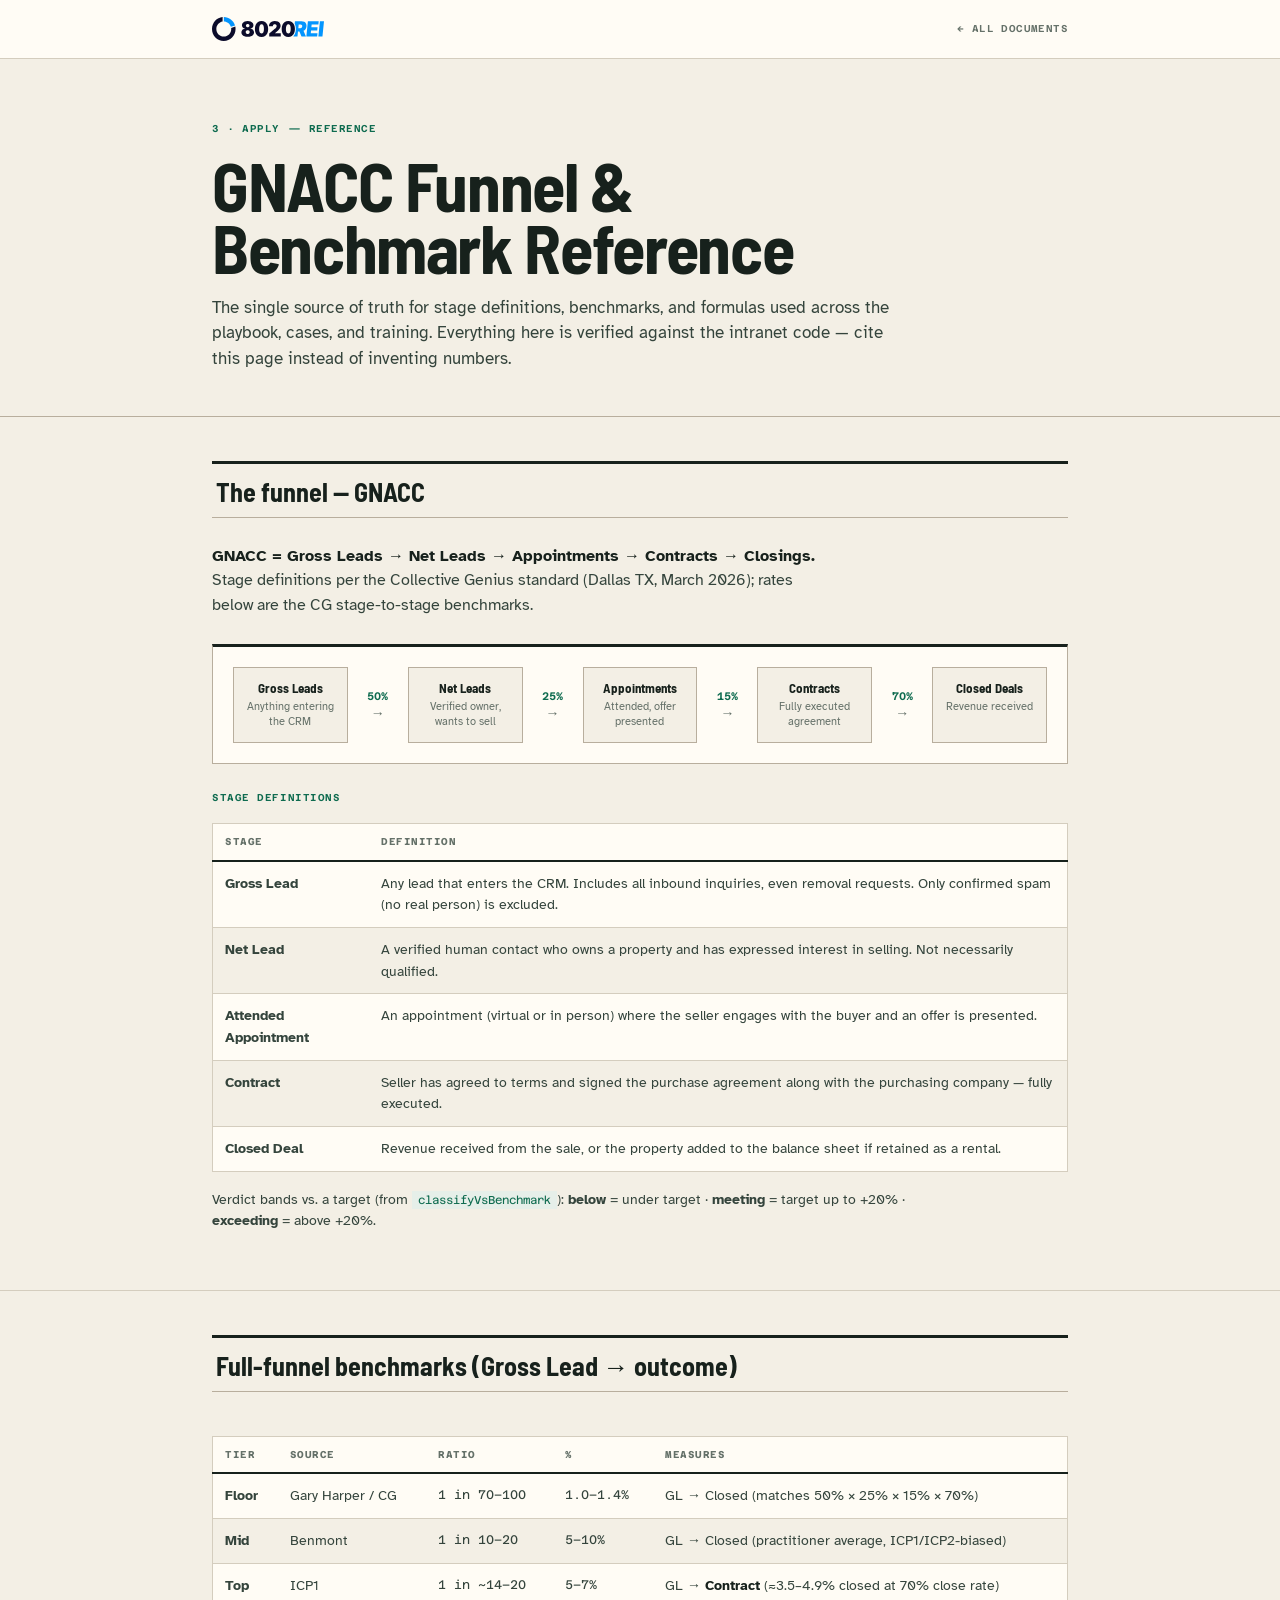
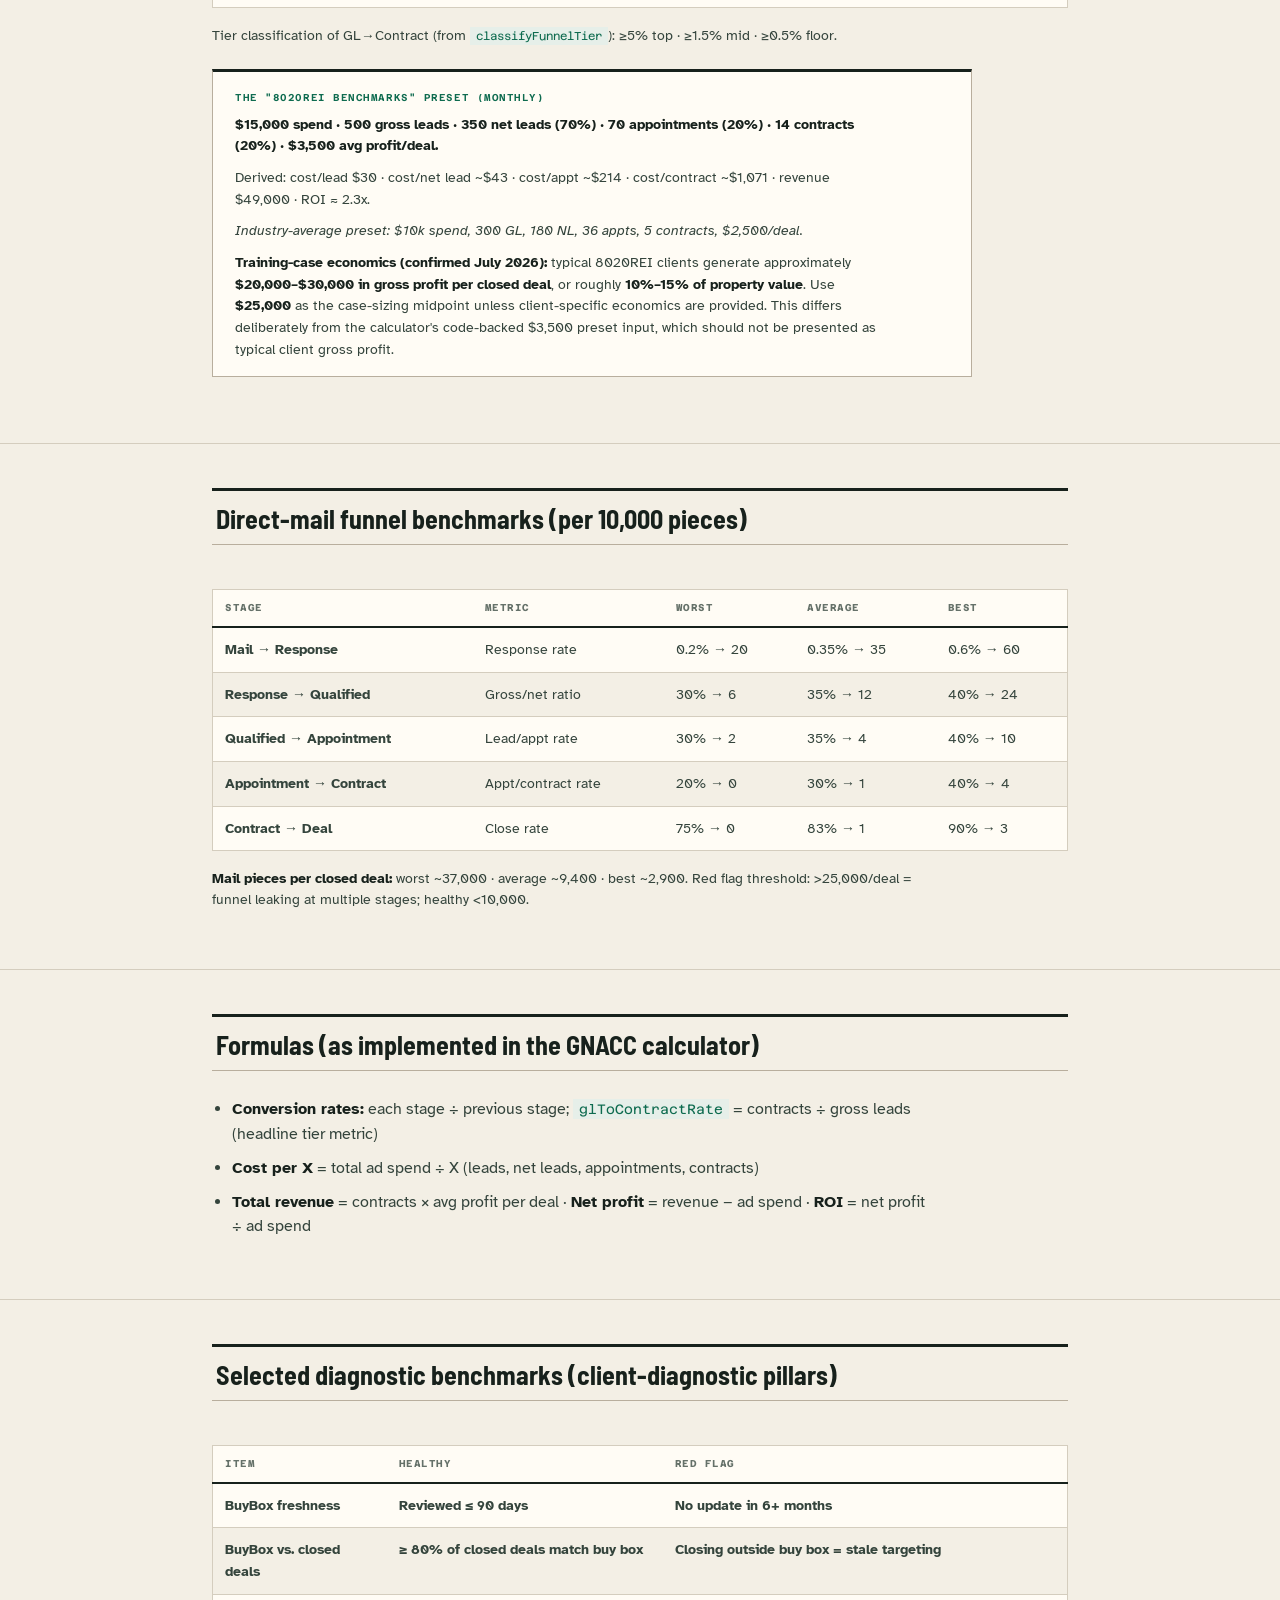
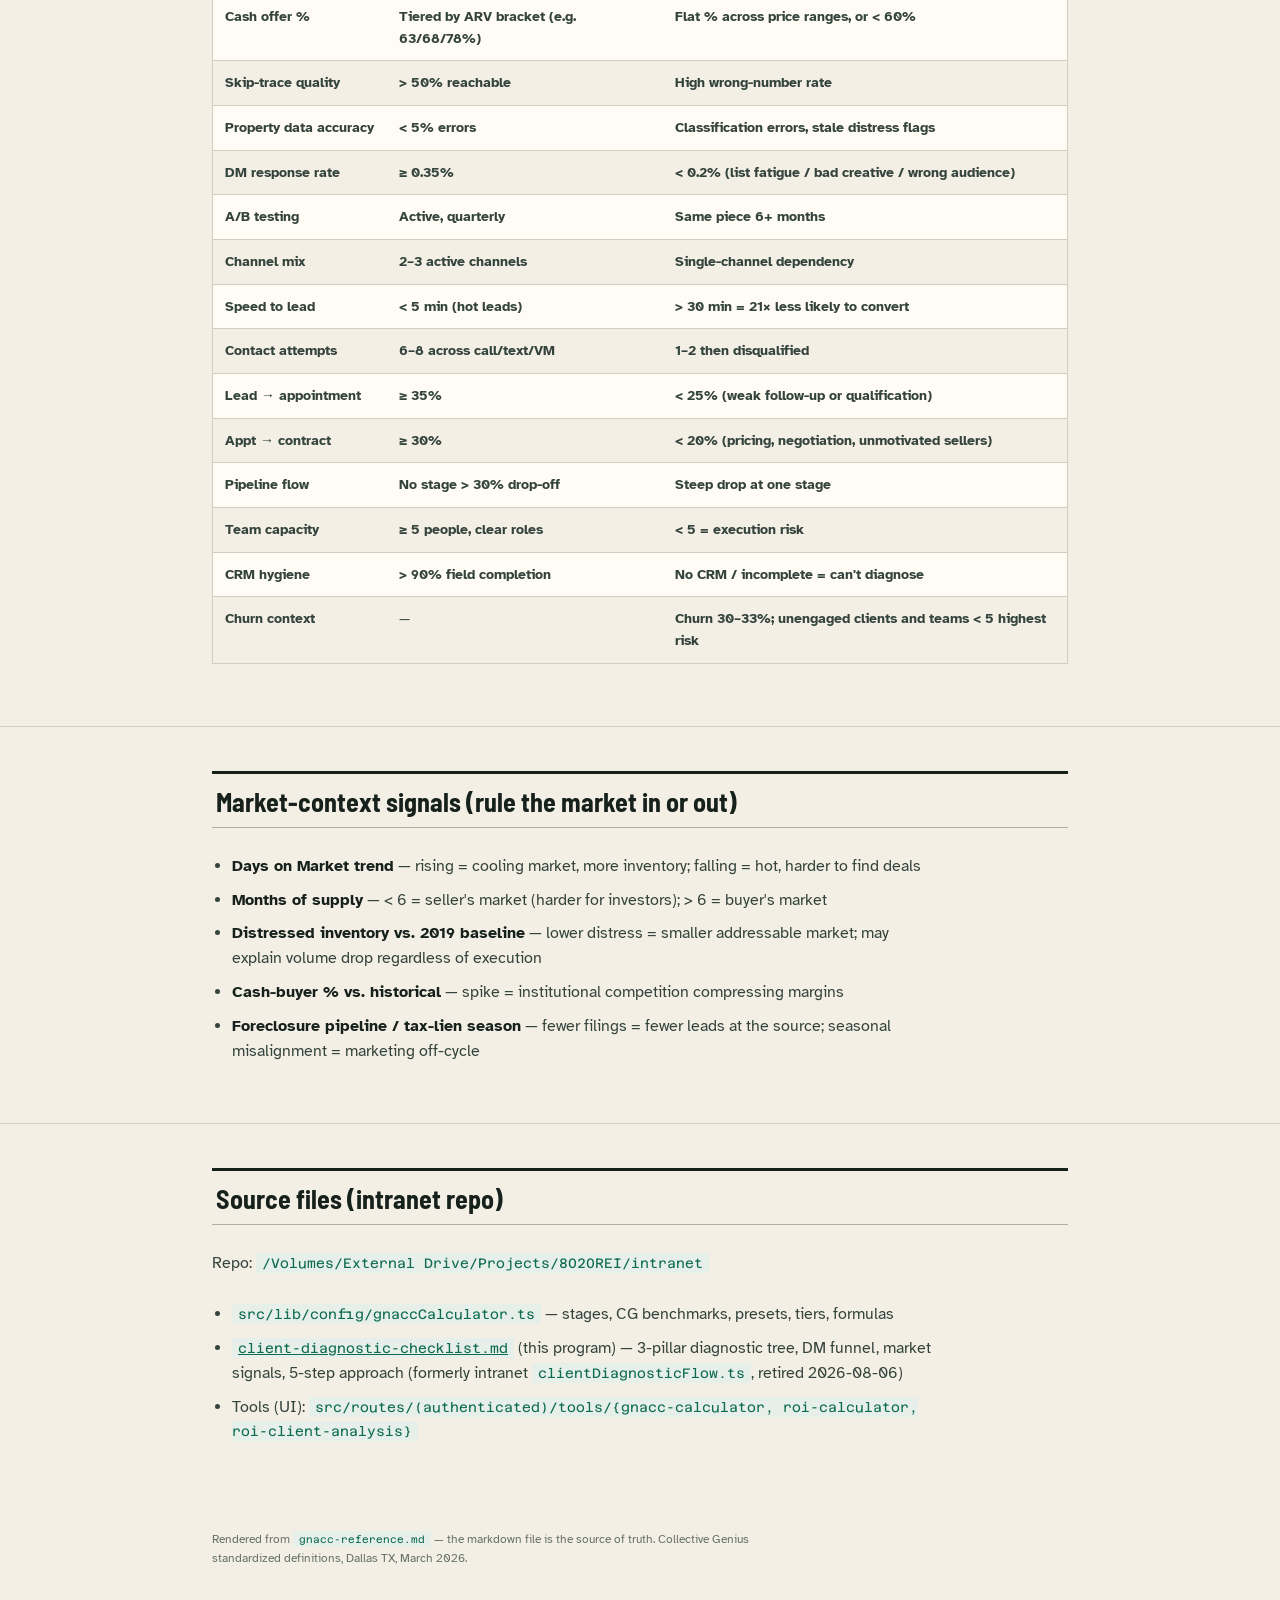
<file: gnacc-reference.html>
<!DOCTYPE html>
<html lang="en">
<head>
<meta charset="UTF-8">
<meta name="viewport" content="width=device-width, initial-scale=1.0">
<link rel="icon" href="assets/8020rei-logo.svg" type="image/svg+xml">
<title>GNACC Funnel &amp; Benchmark Reference — 8020IQ</title>
<link rel="preconnect" href="https://fonts.googleapis.com">
<link rel="preconnect" href="https://fonts.gstatic.com" crossorigin>
<link href="https://fonts.googleapis.com/css2?family=Atkinson+Hyperlegible:wght@400;700&family=Azeret+Mono:wght@500;600&family=Barlow+Semi+Condensed:wght@600;700&display=swap" rel="stylesheet">
<style>
  /* ===== Casefile design tokens — light mode only ===== */
  :root {
    --paper: #F3EFE5;
    --surface: #FFFCF5;
    --ink: #17211C;
    --ink-soft: #34443C;
    --muted: #657169;
    --rule: #D4CDBE;
    --rule-strong: #B8AE9D;
    --emerald: #0E6B4F;
    --alert: #B6402A;
    --font-display: 'Barlow Semi Condensed', 'Arial Narrow', sans-serif;
    --font-body: 'Atkinson Hyperlegible', Arial, sans-serif;
    --font-mono: 'Azeret Mono', Menlo, Consolas, monospace;
    color-scheme: light;
  }
  * { box-sizing: border-box; }
  html { scroll-behavior: smooth; }
  body {
    margin: 0; background: var(--paper); color: var(--ink);
    font-family: var(--font-body); font-size: 16px; line-height: 1.55;
    -webkit-font-smoothing: antialiased;
  }
  ::selection { background: #BFDFD2; color: var(--ink); }
  .wrap { width: 100%; min-width: 0; max-width: 920px; margin: 0 auto; padding: 0 32px; }
  h1, h2, h3, h4 { font-family: var(--font-display); font-weight: 700; color: var(--ink); margin: 0; text-wrap: balance; }
  p { max-width: 72ch; margin: 0 0 14px; }
  a { color: var(--emerald); }
  :focus-visible { outline: 3px solid #E2A72E; outline-offset: 3px; }
  .eyebrow {
    font-family: var(--font-mono); font-weight: 600; font-size: 10px; letter-spacing: 0.055em;
    text-transform: uppercase; color: var(--emerald);
  }

  .topnav {
    position: sticky; top: 0; z-index: 50;
    background: var(--surface);
    border-bottom: 1px solid var(--rule);
  }
  .nav-inner { display: flex; align-items: center; justify-content: space-between; gap: 18px; height: 58px; }
  .nav-brand {
    display: flex; align-items: center; gap: 10px;
    font-family: var(--font-display); font-weight: 700; font-size: 17px; letter-spacing: 0.01em;
    color: var(--ink); text-decoration: none;
  }
  .nav-brand img { display: block; width: 112px; height: auto; }
  .nav-back {
    padding: 7px 0;
    border-bottom: 1px solid transparent;
    font-family: var(--font-mono); font-size: 10px; font-weight: 600;
    letter-spacing: 0.04em; text-transform: uppercase;
    color: var(--muted); text-decoration: none;
  }
  .nav-back:hover { color: var(--emerald); border-bottom-color: var(--emerald); }

  header.hero {
    padding: 56px 0 44px;
    border-bottom: 1px solid var(--rule-strong);
  }
  header.hero h1 {
    max-width: 20ch;
    font-size: clamp(44px, 6vw, 68px); line-height: 0.92; letter-spacing: -0.02em;
    margin: 14px 0 16px;
  }
  header.hero .doc-sub { font-size: 16.5px; color: var(--ink-soft); max-width: 62ch; margin: 0; }

  section { padding: 44px 0; border-bottom: 1px solid var(--rule); }
  section:last-of-type { border-bottom: none; }
  .sec-head {
    display: flex; justify-content: space-between; align-items: baseline; gap: 16px;
    padding: 15px 4px 12px; margin-bottom: 26px;
    border-top: 3px solid var(--ink); border-bottom: 1px solid var(--rule-strong);
  }
  .sec-head h2 { font-size: 26px; line-height: 1; }
  .lede { color: var(--ink-soft); max-width: 62ch; margin-bottom: 26px; }
  .lede b { color: var(--ink); }
  ul.tight { padding-left: 20px; color: var(--ink-soft); max-width: 720px; }
  ul.tight li { margin-bottom: 9px; }
  ul.tight b { color: var(--ink); }

  .table-scroll { overflow-x: auto; }
  table.data {
    width: 100%; border-collapse: collapse; margin: 18px 0; font-size: 14px;
    background: var(--surface); border: 1px solid var(--rule);
  }
  table.data th {
    font-family: var(--font-mono); font-size: 10px; letter-spacing: 0.05em; text-transform: uppercase;
    color: var(--muted); text-align: left; padding: 10px 12px;
    border-bottom: 2px solid var(--ink);
  }
  table.data td { padding: 11px 12px; border-bottom: 1px solid var(--rule); color: var(--ink-soft); vertical-align: top; }
  table.data tbody tr:nth-child(even) { background: var(--paper); }
  table.data td b { color: var(--ink); }
  td.mono { font-family: var(--font-mono); font-size: 12.5px; color: var(--emerald); white-space: nowrap; }
  td.strong { color: var(--ink); font-weight: 700; }
  td.bad { color: var(--alert); font-weight: 700; }
  td.good { color: var(--emerald); font-weight: 700; }

  .callout {
    background: var(--surface); border: 1px solid var(--rule-strong); border-top: 3px solid var(--ink);
    padding: 18px 22px 16px; margin: 22px 0; max-width: 760px;
  }
  .callout .eyebrow { display: block; margin-bottom: 8px; }
  .callout p { font-size: 14px; color: var(--ink-soft); margin: 0 0 10px; }
  .callout p:last-child { margin: 0; }
  .callout b { color: var(--ink); }

  code.inline {
    font-family: var(--font-mono); font-size: 0.85em;
    background: #E6EFE9; color: var(--emerald); padding: 2px 6px;
  }

  .funnel {
    display: flex; align-items: stretch; gap: 0; margin: 24px 0; padding: 20px;
    background: var(--surface); border: 1px solid var(--rule-strong); border-top: 3px solid var(--ink);
    overflow-x: auto;
  }
  .f-stage {
    flex: 1; min-width: 104px;
    background: var(--paper); border: 1px solid var(--rule-strong);
    padding: 12px 10px; text-align: center;
  }
  .f-stage .f-name { font-family: var(--font-display); font-weight: 700; font-size: 13px; line-height: 1.25; }
  .f-stage .f-def { font-size: 10.5px; color: var(--muted); margin-top: 4px; line-height: 1.4; }
  .f-arrow { flex-shrink: 0; width: 60px; display: flex; flex-direction: column; align-items: center; justify-content: center; gap: 2px; }
  .f-arrow .f-rate { font-family: var(--font-mono); font-weight: 600; font-size: 11px; color: var(--emerald); white-space: nowrap; }
  .f-arrow .f-line { font-size: 14px; color: var(--muted); line-height: 1; }

  footer { padding: 26px 0 52px; font-size: 12px; color: var(--muted); }
  footer p { margin: 0; max-width: 72ch; }

  @media (max-width: 640px) {
    .wrap { padding-left: 16px; padding-right: 16px; }
    header.hero { padding: 40px 0 32px; }
    .sec-head { flex-direction: column; align-items: flex-start; gap: 4px; }
    .funnel { padding: 14px; }
  }

  @media (prefers-reduced-motion: reduce) {
    html { scroll-behavior: auto; }
  }
</style>
</head>
<body>

<nav class="topnav" aria-label="Site">
  <div class="wrap nav-inner">
    <a class="nav-brand" href="index.html" aria-label="8020REI home"><img src="assets/8020rei-logo.svg" alt="8020REI"></a>
    <a class="nav-back" href="index.html">&larr; All documents</a>
  </div>
</nav>

<header class="hero">
  <div class="wrap">
    <span class="eyebrow">3 · Apply — Reference</span>
    <h1>GNACC Funnel &amp; Benchmark Reference</h1>
    <p class="doc-sub">The single source of truth for stage definitions, benchmarks, and formulas used across the playbook, cases, and training. Everything here is verified against the intranet code — cite this page instead of inventing numbers.</p>
  </div>
</header>

<section id="funnel">
  <div class="wrap">
    <div class="sec-head">
      <h2>The funnel — GNACC</h2>
    </div>
    <p class="lede"><b>GNACC = Gross Leads → Net Leads → Appointments → Contracts → Closings.</b> Stage definitions per the Collective Genius standard (Dallas TX, March 2026); rates below are the CG stage-to-stage benchmarks.</p>
    <div class="funnel">
      <div class="f-stage"><div class="f-name">Gross Leads</div><div class="f-def">Anything entering the CRM</div></div>
      <div class="f-arrow"><span class="f-rate">50%</span><span class="f-line">&rarr;</span></div>
      <div class="f-stage"><div class="f-name">Net Leads</div><div class="f-def">Verified owner, wants to sell</div></div>
      <div class="f-arrow"><span class="f-rate">25%</span><span class="f-line">&rarr;</span></div>
      <div class="f-stage"><div class="f-name">Appointments</div><div class="f-def">Attended, offer presented</div></div>
      <div class="f-arrow"><span class="f-rate">15%</span><span class="f-line">&rarr;</span></div>
      <div class="f-stage"><div class="f-name">Contracts</div><div class="f-def">Fully executed agreement</div></div>
      <div class="f-arrow"><span class="f-rate">70%</span><span class="f-line">&rarr;</span></div>
      <div class="f-stage"><div class="f-name">Closed Deals</div><div class="f-def">Revenue received</div></div>
    </div>

    <h3 class="eyebrow" style="display:block; margin:26px 0 0;">Stage definitions</h3>
    <div class="table-scroll">
      <table class="data">
        <thead><tr><th>Stage</th><th>Definition</th></tr></thead>
        <tbody>
          <tr><td class="strong">Gross Lead</td><td>Any lead that enters the CRM. Includes all inbound inquiries, even removal requests. Only confirmed spam (no real person) is excluded.</td></tr>
          <tr><td class="strong">Net Lead</td><td>A verified human contact who owns a property and has expressed interest in selling. Not necessarily qualified.</td></tr>
          <tr><td class="strong">Attended Appointment</td><td>An appointment (virtual or in person) where the seller engages with the buyer and an offer is presented.</td></tr>
          <tr><td class="strong">Contract</td><td>Seller has agreed to terms and signed the purchase agreement along with the purchasing company — fully executed.</td></tr>
          <tr><td class="strong">Closed Deal</td><td>Revenue received from the sale, or the property added to the balance sheet if retained as a rental.</td></tr>
        </tbody>
      </table>
    </div>
    <p style="font-size:13.5px; color:var(--ink-soft); max-width:720px;">Verdict bands vs. a target (from <code class="inline">classifyVsBenchmark</code>): <b>below</b> = under target · <b>meeting</b> = target up to +20% · <b>exceeding</b> = above +20%.</p>
  </div>
</section>

<section id="full-funnel">
  <div class="wrap">
    <div class="sec-head">
      <h2>Full-funnel benchmarks (Gross Lead → outcome)</h2>
    </div>
    <div class="table-scroll">
      <table class="data">
        <thead><tr><th>Tier</th><th>Source</th><th>Ratio</th><th>%</th><th>Measures</th></tr></thead>
        <tbody>
          <tr><td class="strong">Floor</td><td>Gary Harper / CG</td><td class="mono">1 in 70–100</td><td class="mono">1.0–1.4%</td><td>GL → Closed (matches 50% × 25% × 15% × 70%)</td></tr>
          <tr><td class="strong">Mid</td><td>Benmont</td><td class="mono">1 in 10–20</td><td class="mono">5–10%</td><td>GL → Closed (practitioner average, ICP1/ICP2-biased)</td></tr>
          <tr><td class="strong">Top</td><td>ICP1</td><td class="mono">1 in ~14–20</td><td class="mono">5–7%</td><td>GL → <b>Contract</b> (≈3.5–4.9% closed at 70% close rate)</td></tr>
        </tbody>
      </table>
    </div>
    <p style="font-size:13.5px; color:var(--ink-soft); max-width:720px;">Tier classification of GL→Contract (from <code class="inline">classifyFunnelTier</code>): ≥5% top · ≥1.5% mid · ≥0.5% floor.</p>

    <div class="callout">
      <span class="eyebrow">The "8020REI Benchmarks" preset (monthly)</span>
      <p><b>$15,000 spend · 500 gross leads · 350 net leads (70%) · 70 appointments (20%) · 14 contracts (20%) · $3,500 avg profit/deal.</b></p>
      <p>Derived: cost/lead $30 · cost/net lead ~$43 · cost/appt ~$214 · cost/contract ~$1,071 · revenue $49,000 · ROI ≈ 2.3x.</p>
      <p><i>Industry-average preset: $10k spend, 300 GL, 180 NL, 36 appts, 5 contracts, $2,500/deal.</i></p>
      <p><b>Training-case economics (confirmed July 2026):</b> typical 8020REI clients generate approximately <b>$20,000–$30,000 in gross profit per closed deal</b>, or roughly <b>10%–15% of property value</b>. Use <b>$25,000</b> as the case-sizing midpoint unless client-specific economics are provided. This differs deliberately from the calculator's code-backed $3,500 preset input, which should not be presented as typical client gross profit.</p>
    </div>
  </div>
</section>

<section id="direct-mail">
  <div class="wrap">
    <div class="sec-head">
      <h2>Direct-mail funnel benchmarks (per 10,000 pieces)</h2>
    </div>
    <div class="table-scroll">
      <table class="data">
        <thead><tr><th>Stage</th><th>Metric</th><th>Worst</th><th>Average</th><th>Best</th></tr></thead>
        <tbody>
          <tr><td class="strong">Mail → Response</td><td>Response rate</td><td>0.2% → 20</td><td>0.35% → 35</td><td>0.6% → 60</td></tr>
          <tr><td class="strong">Response → Qualified</td><td>Gross/net ratio</td><td>30% → 6</td><td>35% → 12</td><td>40% → 24</td></tr>
          <tr><td class="strong">Qualified → Appointment</td><td>Lead/appt rate</td><td>30% → 2</td><td>35% → 4</td><td>40% → 10</td></tr>
          <tr><td class="strong">Appointment → Contract</td><td>Appt/contract rate</td><td>20% → 0</td><td>30% → 1</td><td>40% → 4</td></tr>
          <tr><td class="strong">Contract → Deal</td><td>Close rate</td><td>75% → 0</td><td>83% → 1</td><td>90% → 3</td></tr>
        </tbody>
      </table>
    </div>
    <p style="font-size:13.5px; color:var(--ink-soft); max-width:720px;"><b style="color:var(--ink);">Mail pieces per closed deal:</b> worst ~37,000 · average ~9,400 · best ~2,900. Red flag threshold: &gt;25,000/deal = funnel leaking at multiple stages; healthy &lt;10,000.</p>
  </div>
</section>

<section id="formulas">
  <div class="wrap">
    <div class="sec-head">
      <h2>Formulas (as implemented in the GNACC calculator)</h2>
    </div>
    <ul class="tight">
      <li><b>Conversion rates:</b> each stage ÷ previous stage; <code class="inline">glToContractRate</code> = contracts ÷ gross leads (headline tier metric)</li>
      <li><b>Cost per X</b> = total ad spend ÷ X (leads, net leads, appointments, contracts)</li>
      <li><b>Total revenue</b> = contracts × avg profit per deal · <b>Net profit</b> = revenue − ad spend · <b>ROI</b> = net profit ÷ ad spend</li>
    </ul>
  </div>
</section>

<section id="diagnostic">
  <div class="wrap">
    <div class="sec-head">
      <h2>Selected diagnostic benchmarks (client-diagnostic pillars)</h2>
    </div>
    <div class="table-scroll">
      <table class="data">
        <thead><tr><th>Item</th><th>Healthy</th><th>Red flag</th></tr></thead>
        <tbody>
          <tr><td class="strong">BuyBox freshness</td><td class="good">Reviewed ≤ 90 days</td><td class="bad">No update in 6+ months</td></tr>
          <tr><td class="strong">BuyBox vs. closed deals</td><td class="good">≥ 80% of closed deals match buy box</td><td class="bad">Closing outside buy box = stale targeting</td></tr>
          <tr><td class="strong">Cash offer %</td><td class="good">Tiered by ARV bracket (e.g. 63/68/78%)</td><td class="bad">Flat % across price ranges, or &lt; 60%</td></tr>
          <tr><td class="strong">Skip-trace quality</td><td class="good">&gt; 50% reachable</td><td class="bad">High wrong-number rate</td></tr>
          <tr><td class="strong">Property data accuracy</td><td class="good">&lt; 5% errors</td><td class="bad">Classification errors, stale distress flags</td></tr>
          <tr><td class="strong">DM response rate</td><td class="good">≥ 0.35%</td><td class="bad">&lt; 0.2% (list fatigue / bad creative / wrong audience)</td></tr>
          <tr><td class="strong">A/B testing</td><td class="good">Active, quarterly</td><td class="bad">Same piece 6+ months</td></tr>
          <tr><td class="strong">Channel mix</td><td class="good">2–3 active channels</td><td class="bad">Single-channel dependency</td></tr>
          <tr><td class="strong">Speed to lead</td><td class="good">&lt; 5 min (hot leads)</td><td class="bad">&gt; 30 min = 21× less likely to convert</td></tr>
          <tr><td class="strong">Contact attempts</td><td class="good">6–8 across call/text/VM</td><td class="bad">1–2 then disqualified</td></tr>
          <tr><td class="strong">Lead → appointment</td><td class="good">≥ 35%</td><td class="bad">&lt; 25% (weak follow-up or qualification)</td></tr>
          <tr><td class="strong">Appt → contract</td><td class="good">≥ 30%</td><td class="bad">&lt; 20% (pricing, negotiation, unmotivated sellers)</td></tr>
          <tr><td class="strong">Pipeline flow</td><td class="good">No stage &gt; 30% drop-off</td><td class="bad">Steep drop at one stage</td></tr>
          <tr><td class="strong">Team capacity</td><td class="good">≥ 5 people, clear roles</td><td class="bad">&lt; 5 = execution risk</td></tr>
          <tr><td class="strong">CRM hygiene</td><td class="good">&gt; 90% field completion</td><td class="bad">No CRM / incomplete = can't diagnose</td></tr>
          <tr><td class="strong">Churn context</td><td>—</td><td class="bad">Churn 30–33%; unengaged clients and teams &lt; 5 highest risk</td></tr>
        </tbody>
      </table>
    </div>
  </div>
</section>

<section id="market">
  <div class="wrap">
    <div class="sec-head">
      <h2>Market-context signals (rule the market in or out)</h2>
    </div>
    <ul class="tight">
      <li><b>Days on Market trend</b> — rising = cooling market, more inventory; falling = hot, harder to find deals</li>
      <li><b>Months of supply</b> — &lt; 6 = seller's market (harder for investors); &gt; 6 = buyer's market</li>
      <li><b>Distressed inventory vs. 2019 baseline</b> — lower distress = smaller addressable market; may explain volume drop regardless of execution</li>
      <li><b>Cash-buyer % vs. historical</b> — spike = institutional competition compressing margins</li>
      <li><b>Foreclosure pipeline / tax-lien season</b> — fewer filings = fewer leads at the source; seasonal misalignment = marketing off-cycle</li>
    </ul>
  </div>
</section>

<section id="sources">
  <div class="wrap">
    <div class="sec-head">
      <h2>Source files (intranet repo)</h2>
    </div>
    <p class="lede">Repo: <code class="inline">/Volumes/External Drive/Projects/8020REI/intranet</code></p>
    <ul class="tight">
      <li><code class="inline">src/lib/config/gnaccCalculator.ts</code> — stages, CG benchmarks, presets, tiers, formulas</li>
      <li><a href="client-diagnostic-checklist.html"><code class="inline">client-diagnostic-checklist.md</code></a> (this program) — 3-pillar diagnostic tree, DM funnel, market signals, 5-step approach (formerly intranet <code class="inline">clientDiagnosticFlow.ts</code>, retired 2026-08-06)</li>
      <li>Tools (UI): <code class="inline">src/routes/(authenticated)/tools/{gnacc-calculator, roi-calculator, roi-client-analysis}</code></li>
    </ul>
  </div>
</section>

<footer>
  <div class="wrap">
    <p>Rendered from <code class="inline">gnacc-reference.md</code> — the markdown file is the source of truth. Collective Genius standardized definitions, Dallas TX, March 2026.</p>
  </div>
</footer>

</body>
</html>
</file>
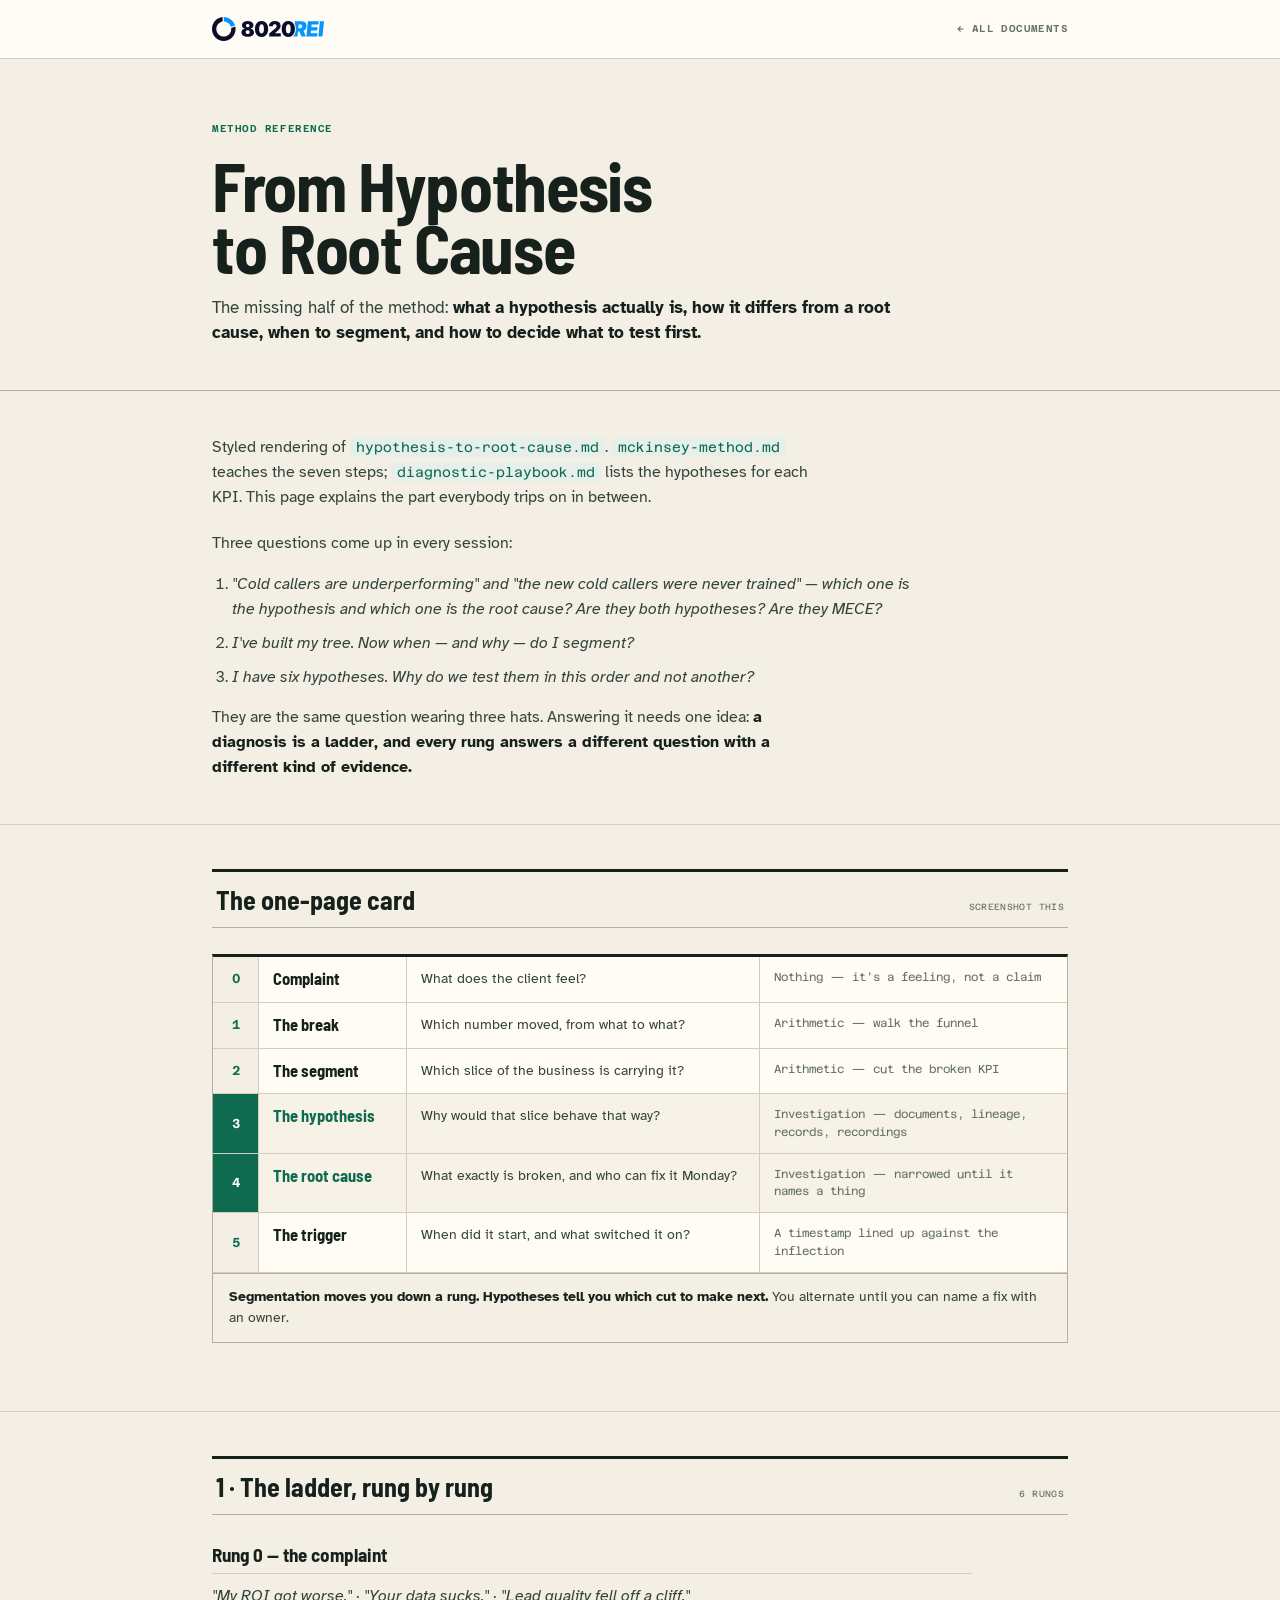
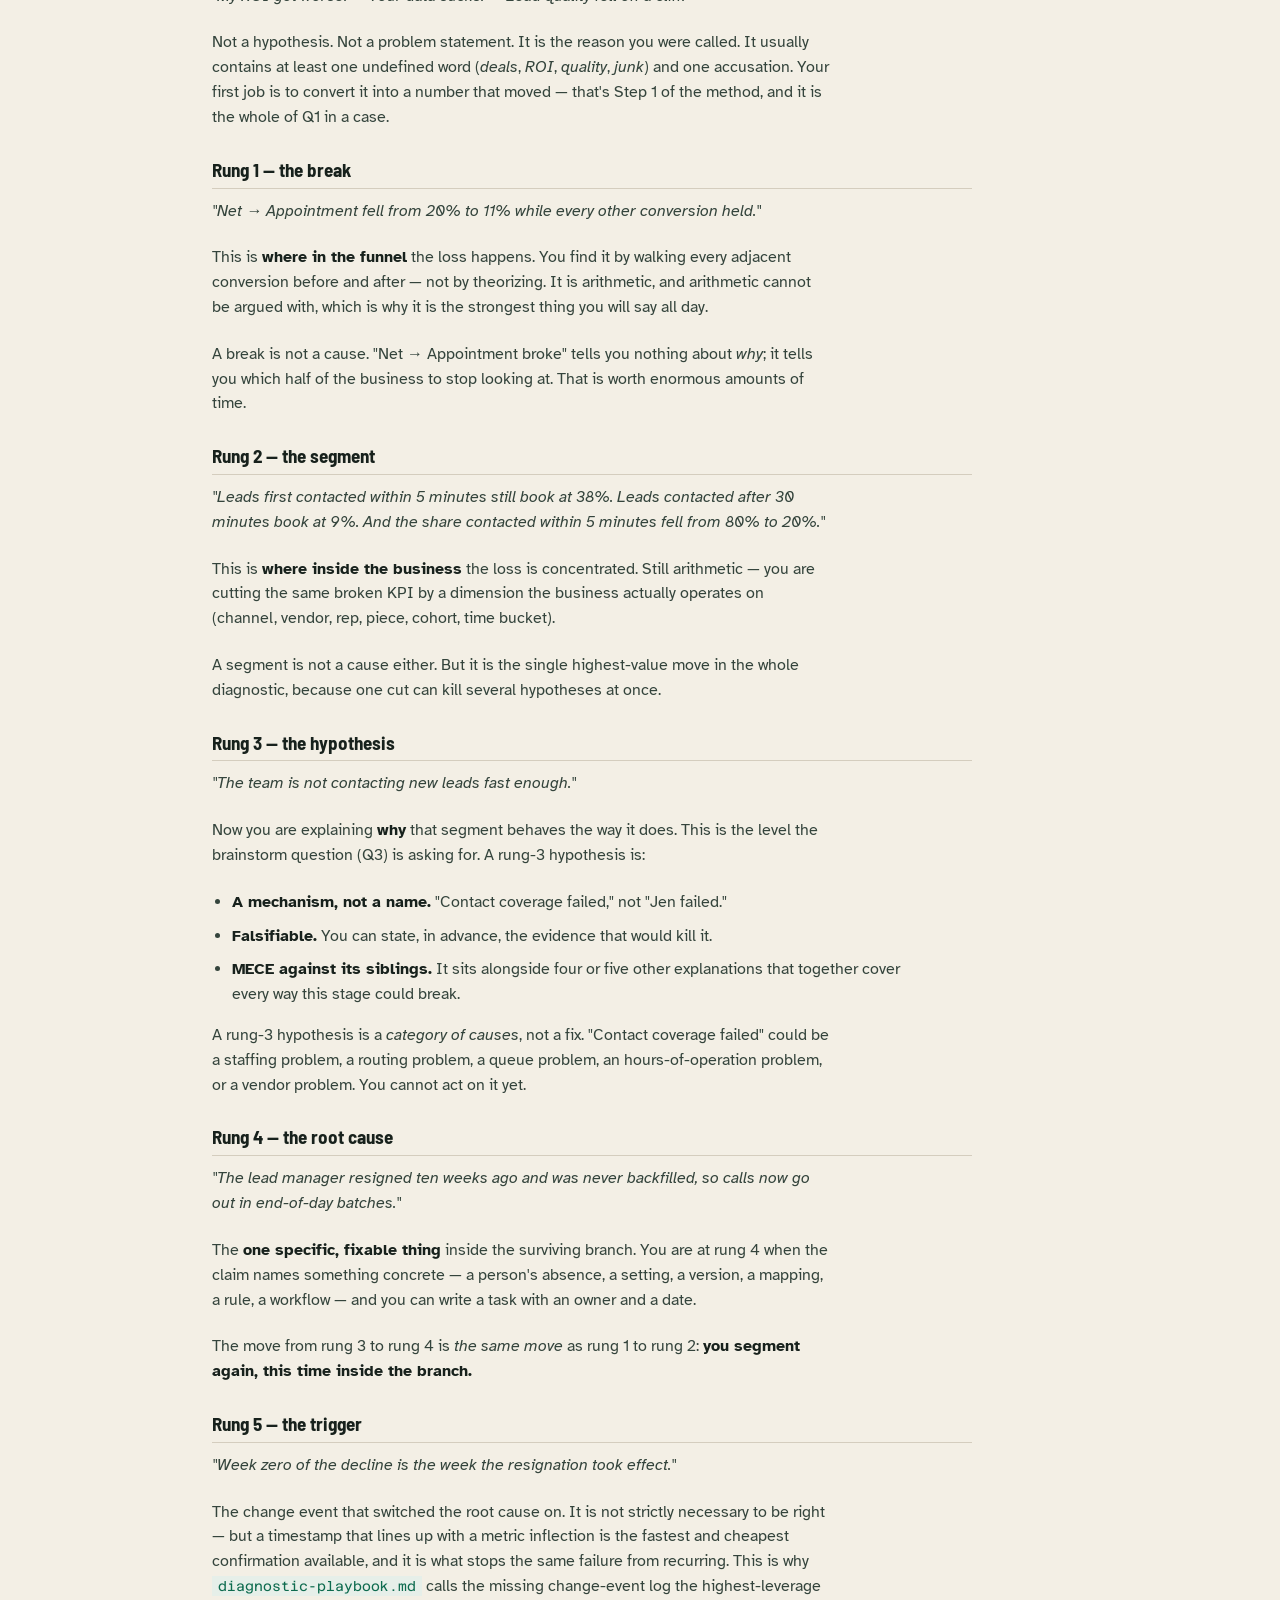
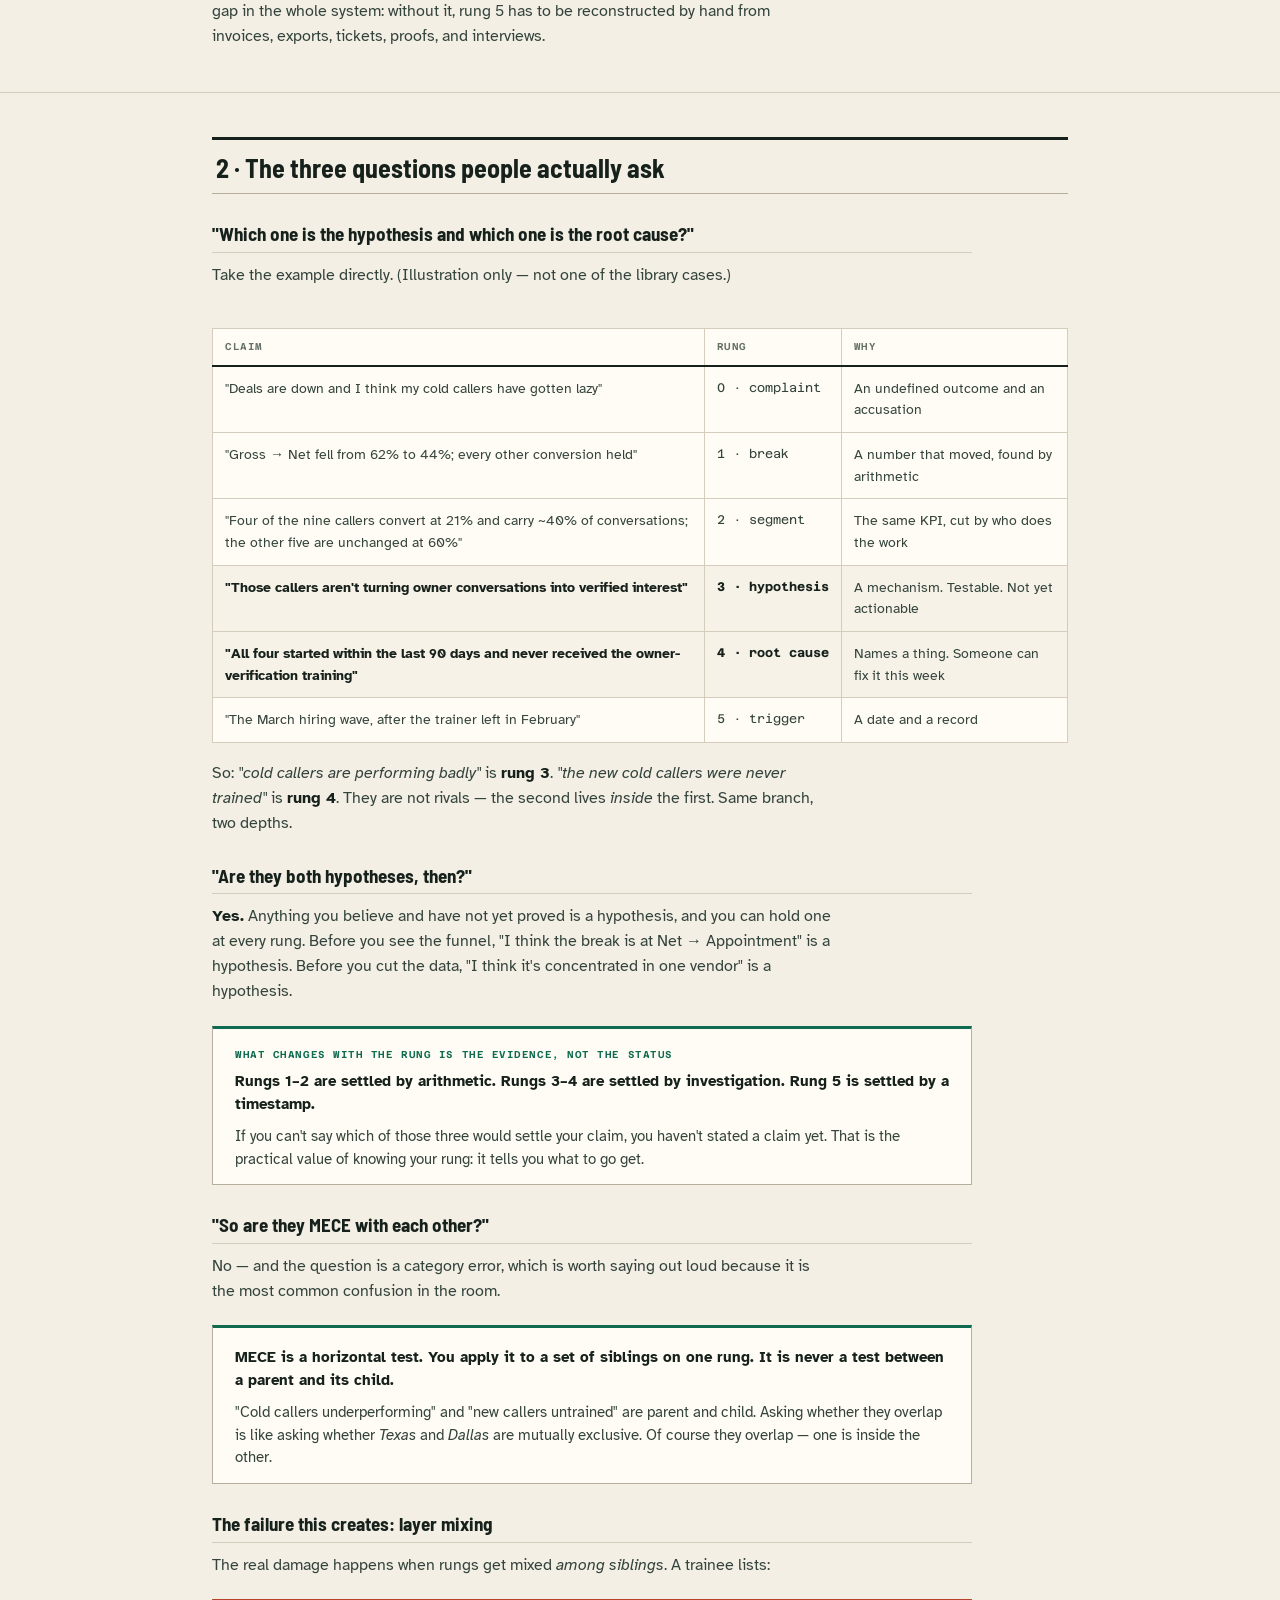
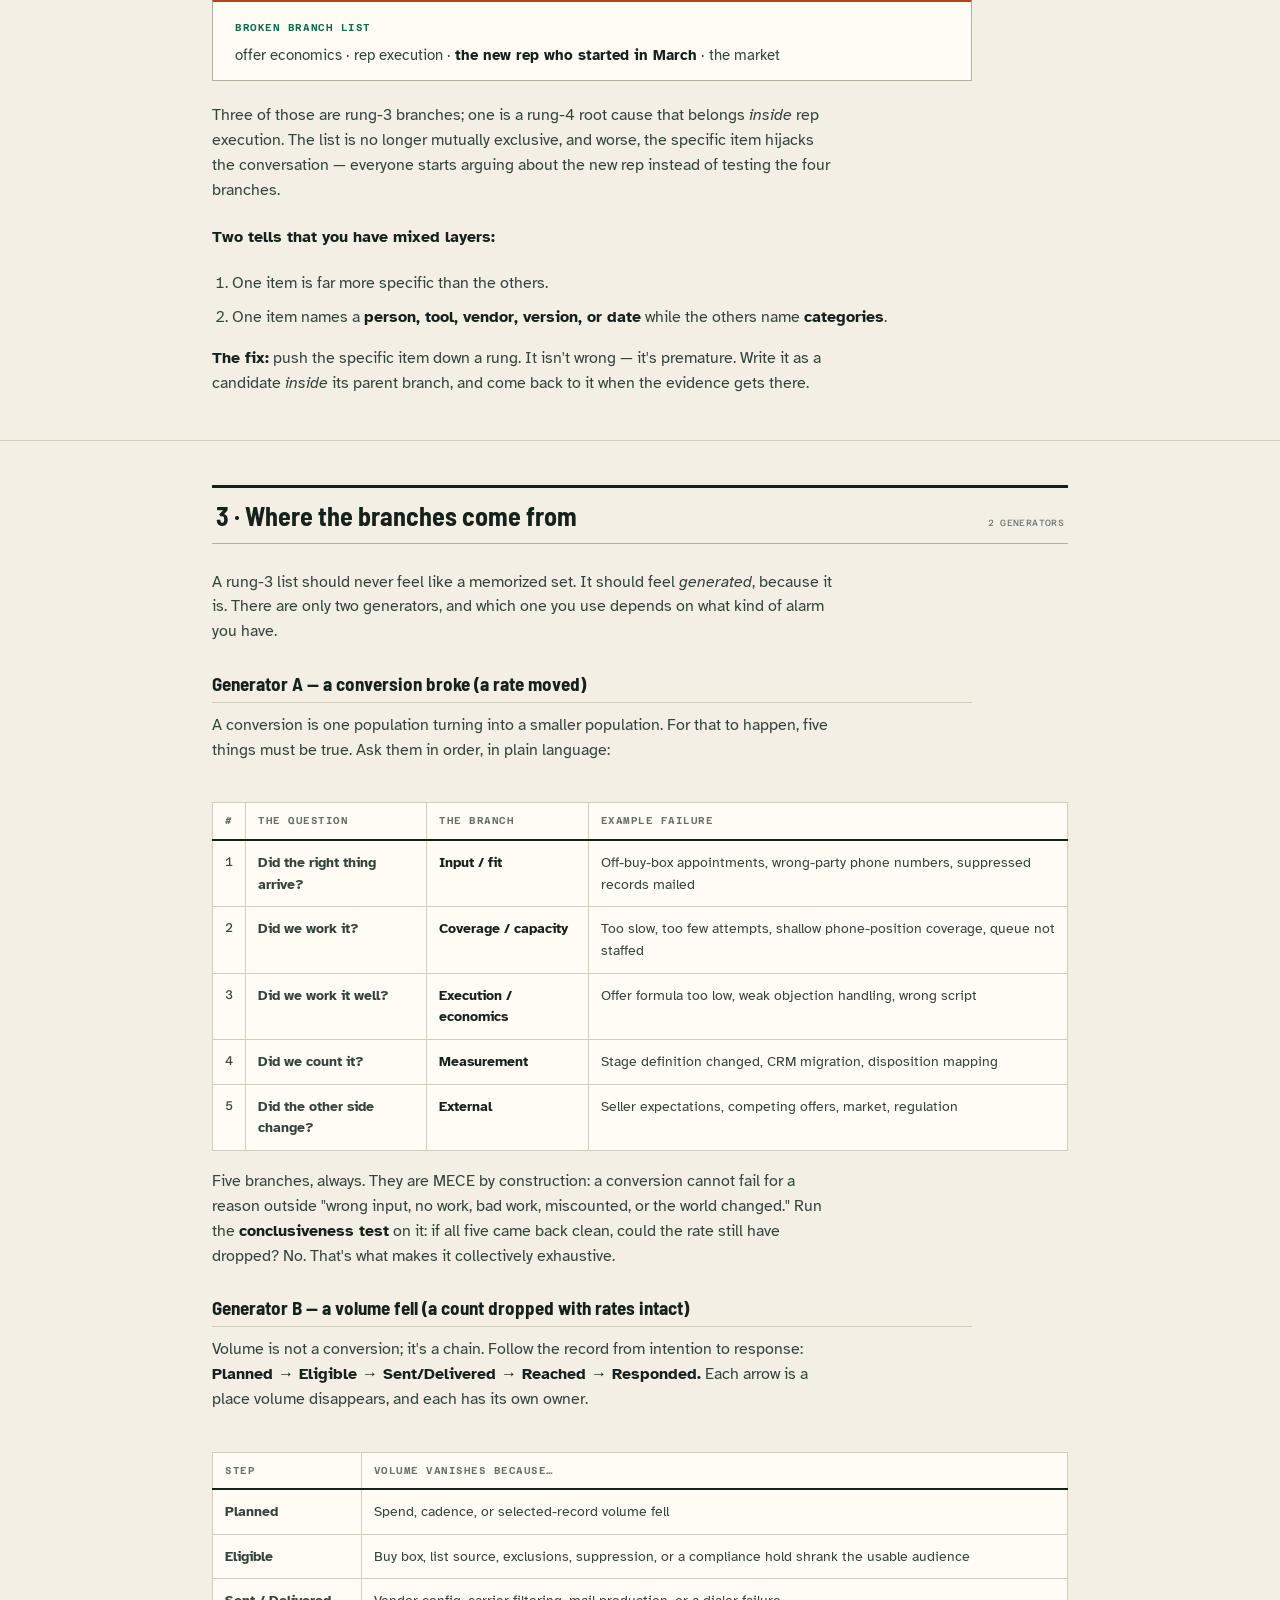
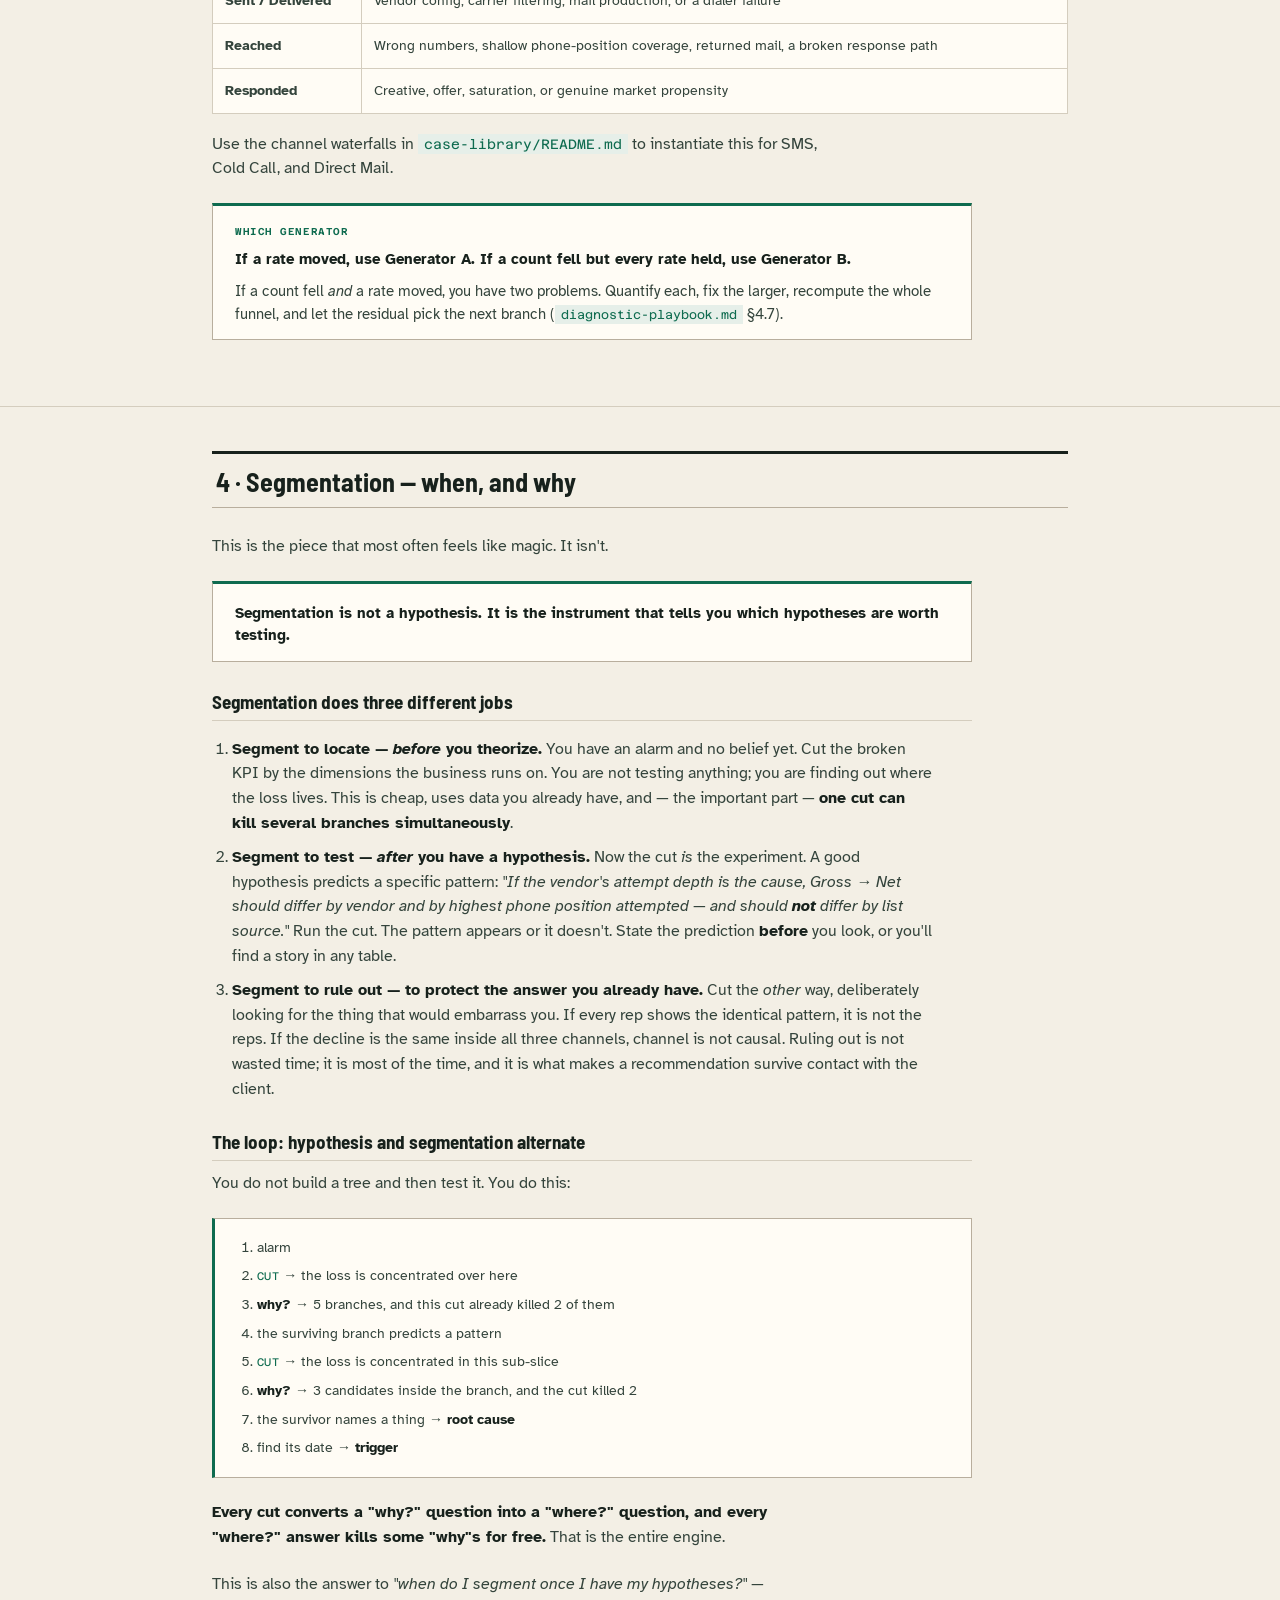
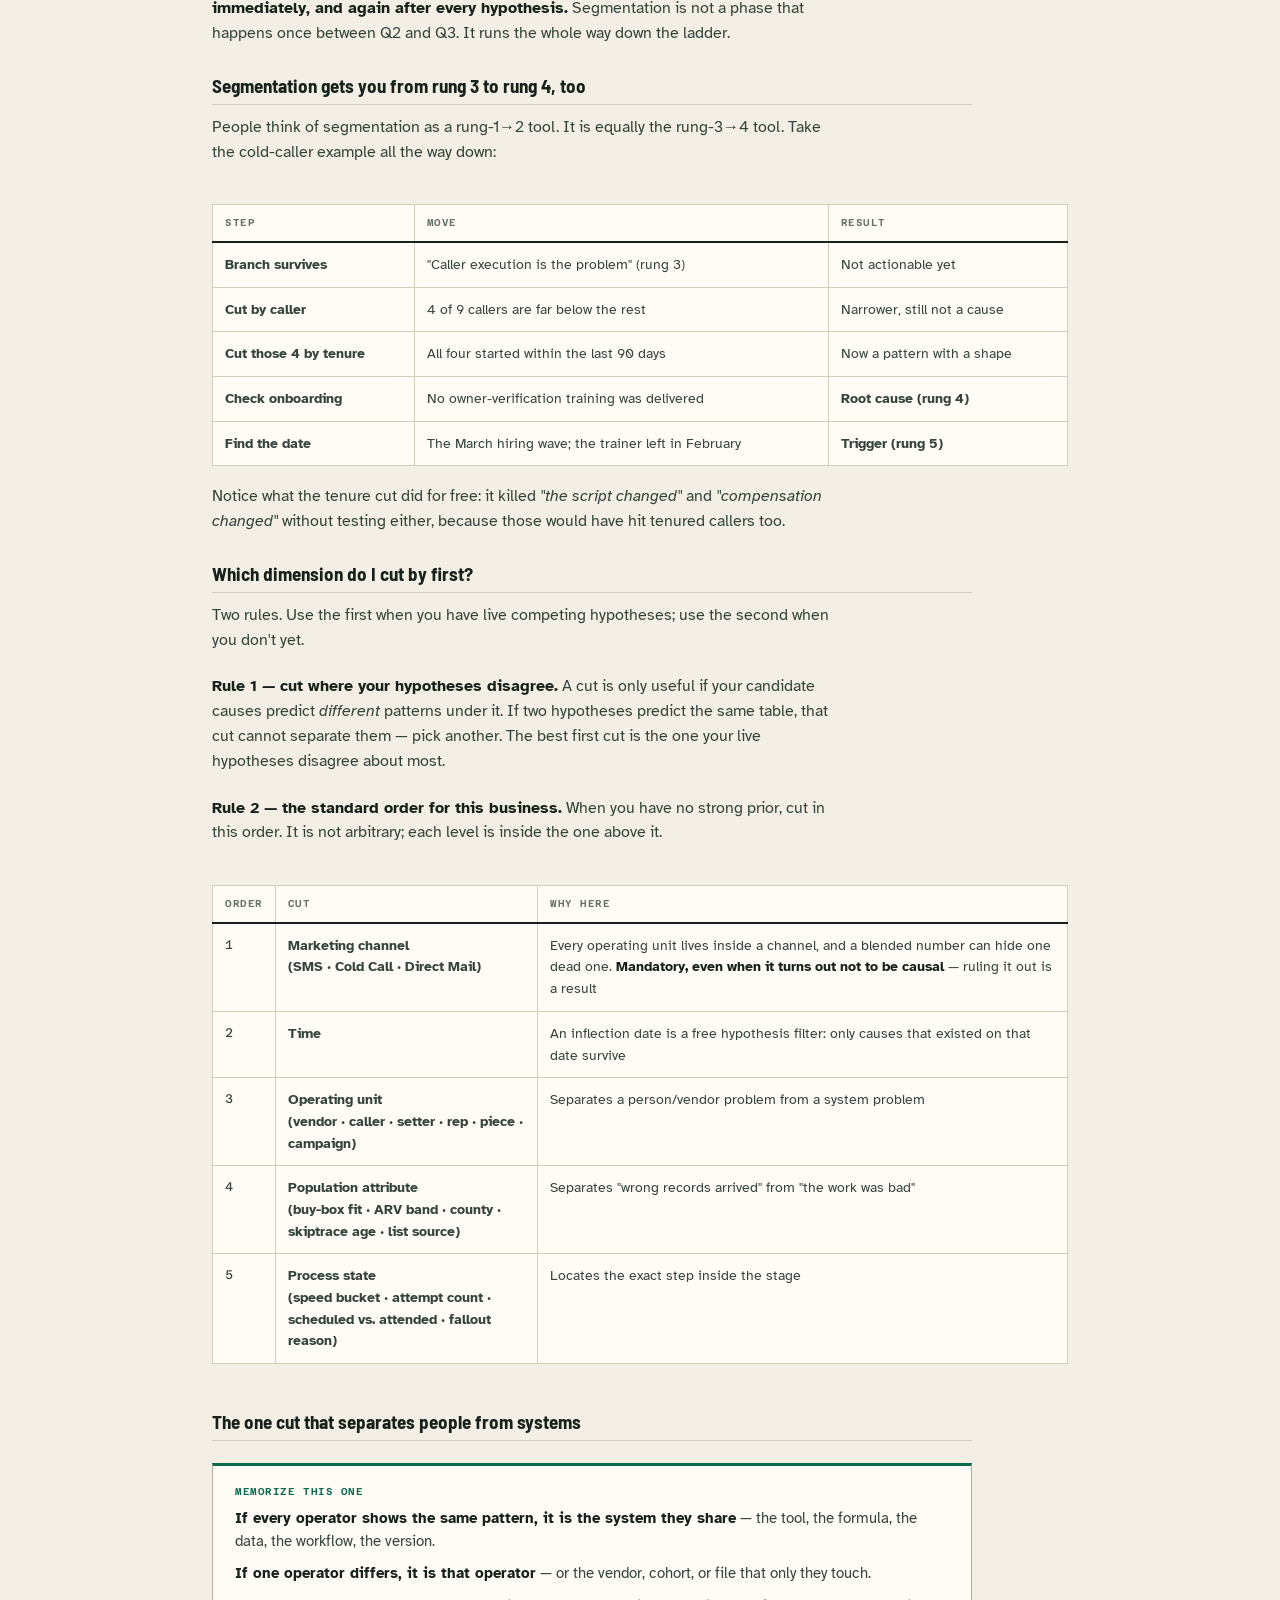
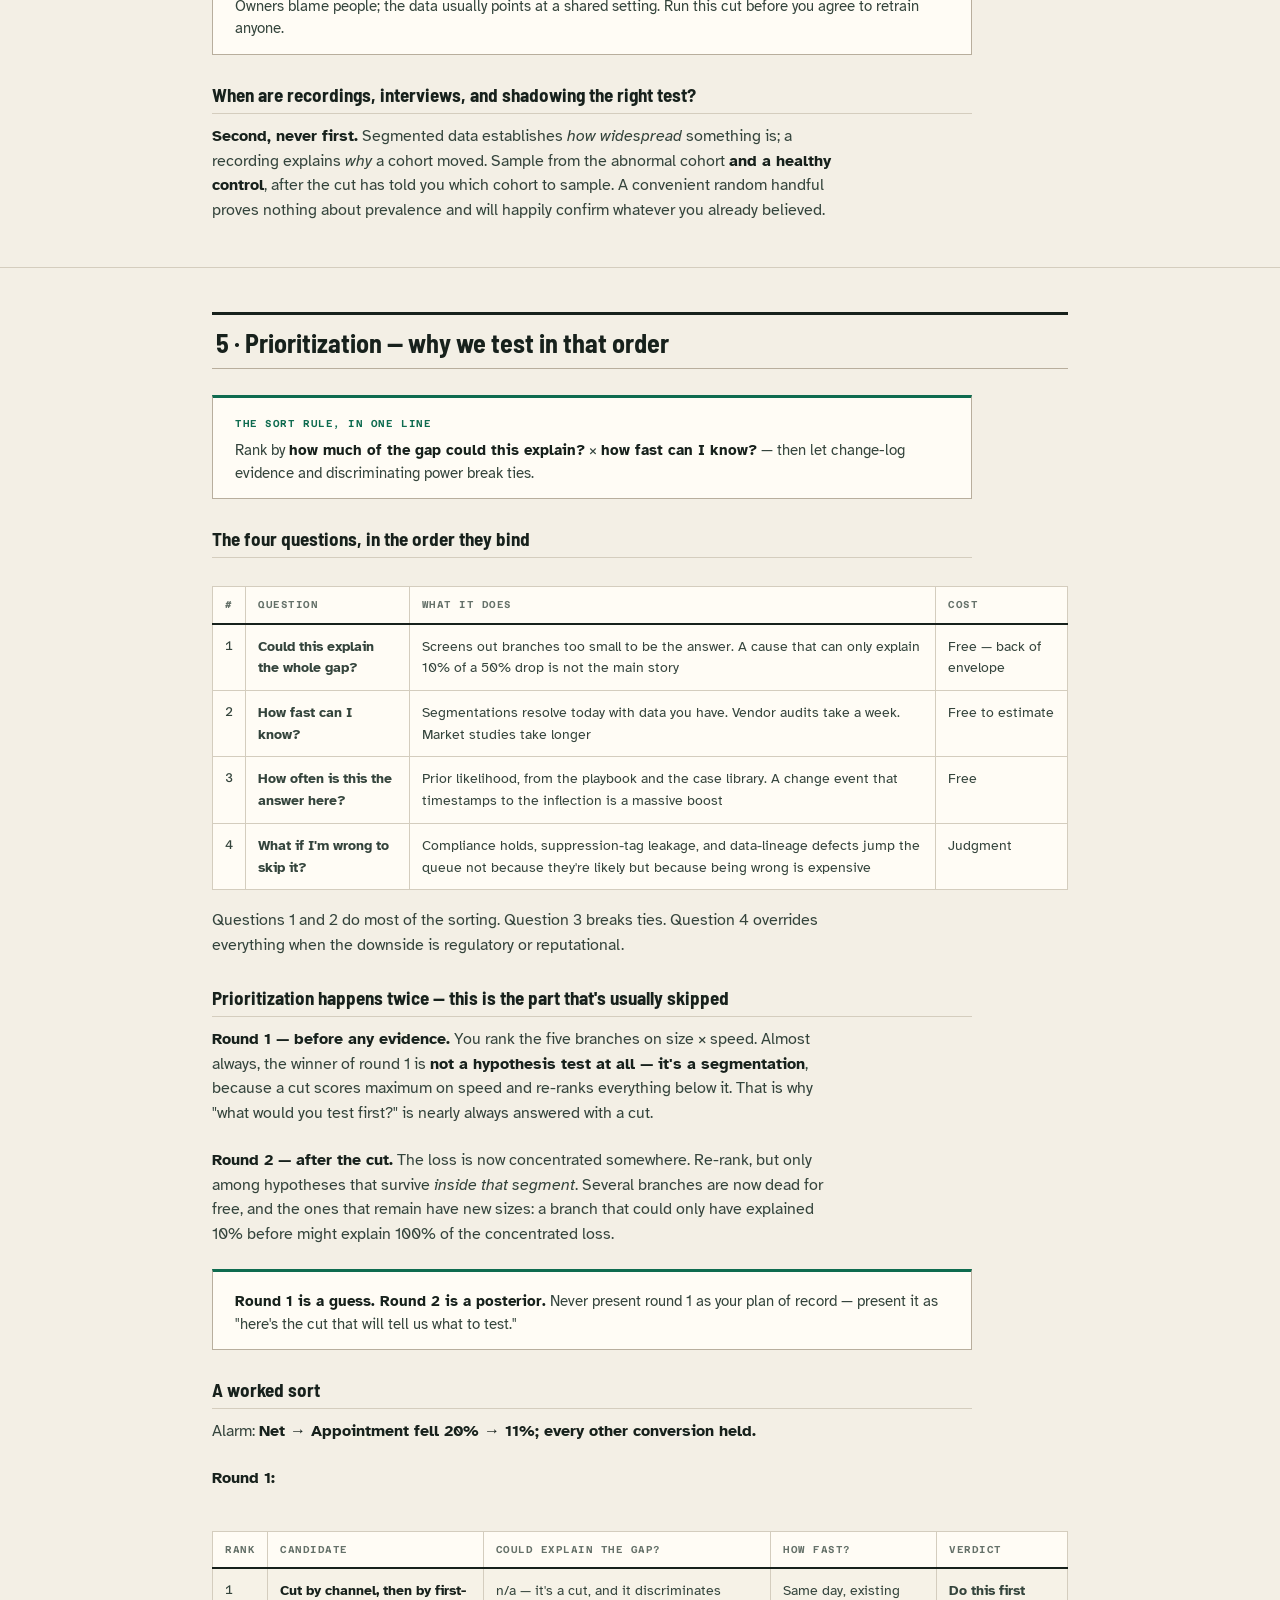
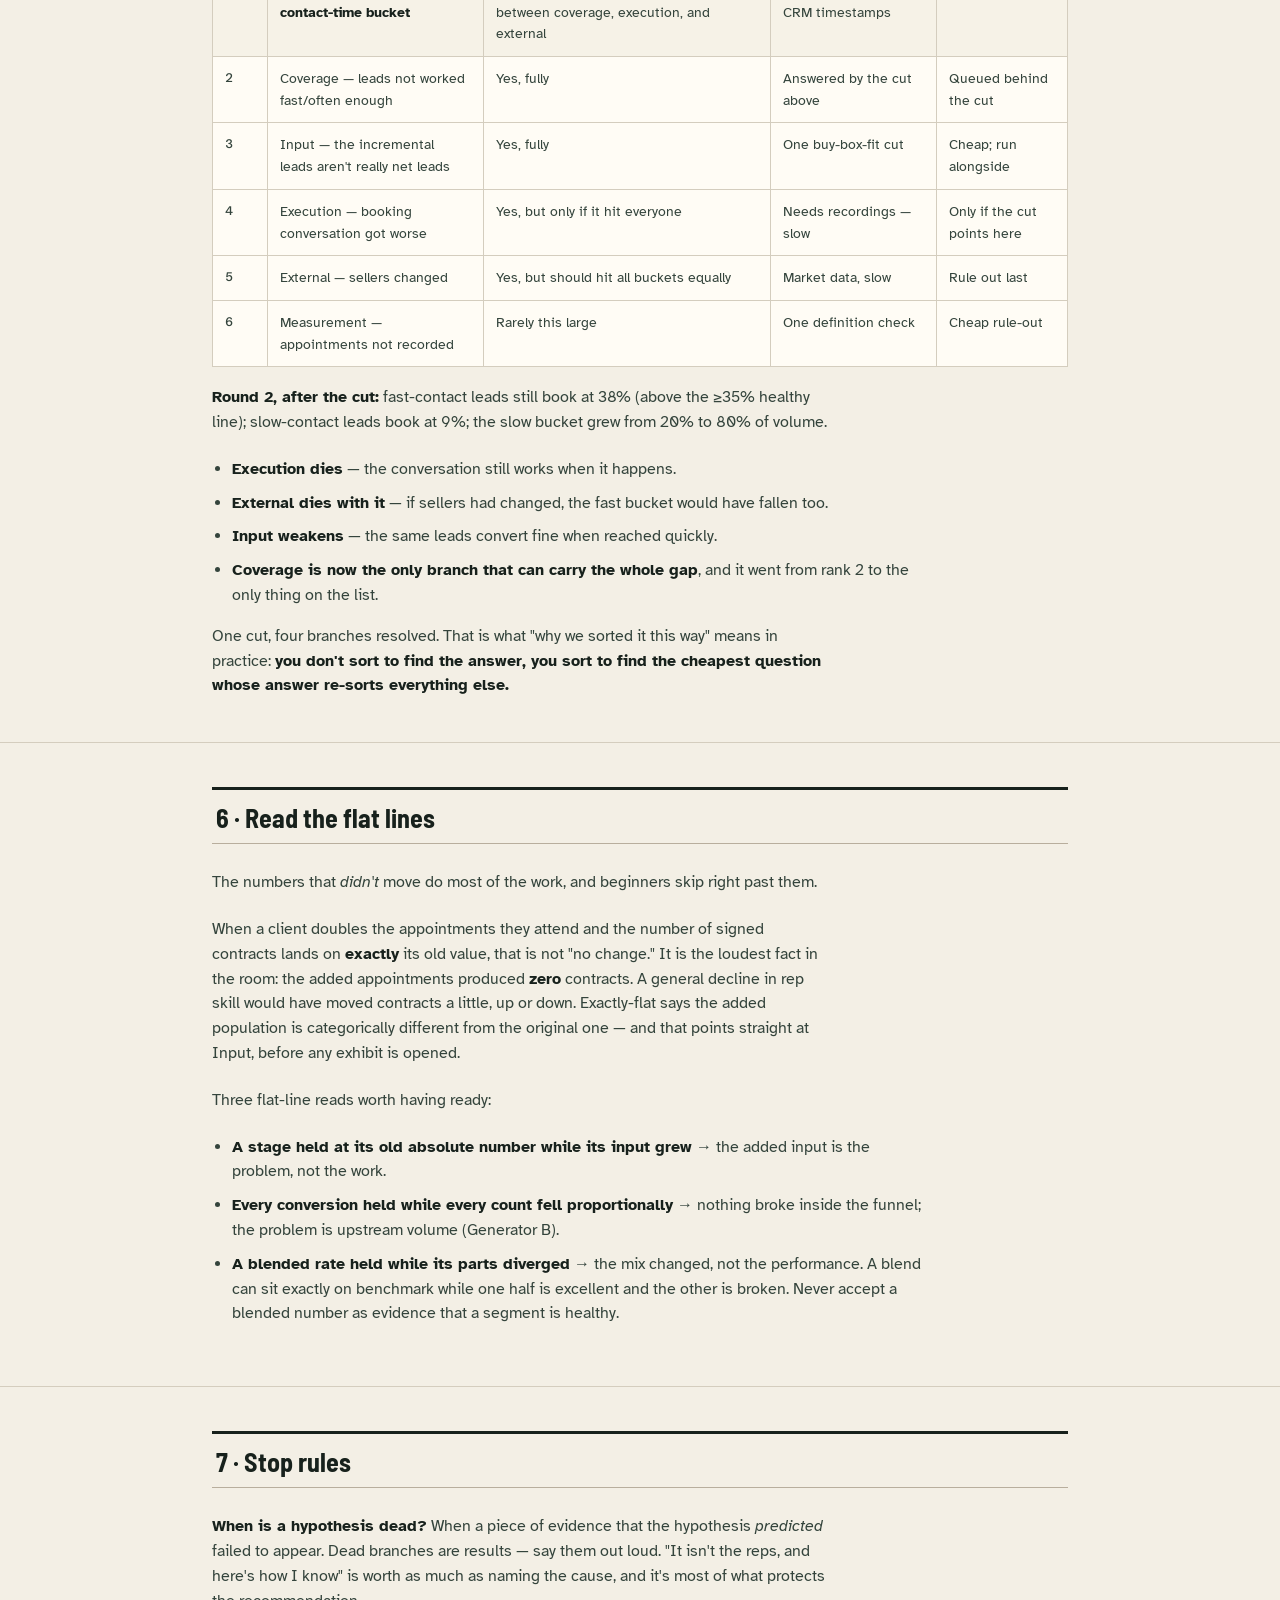
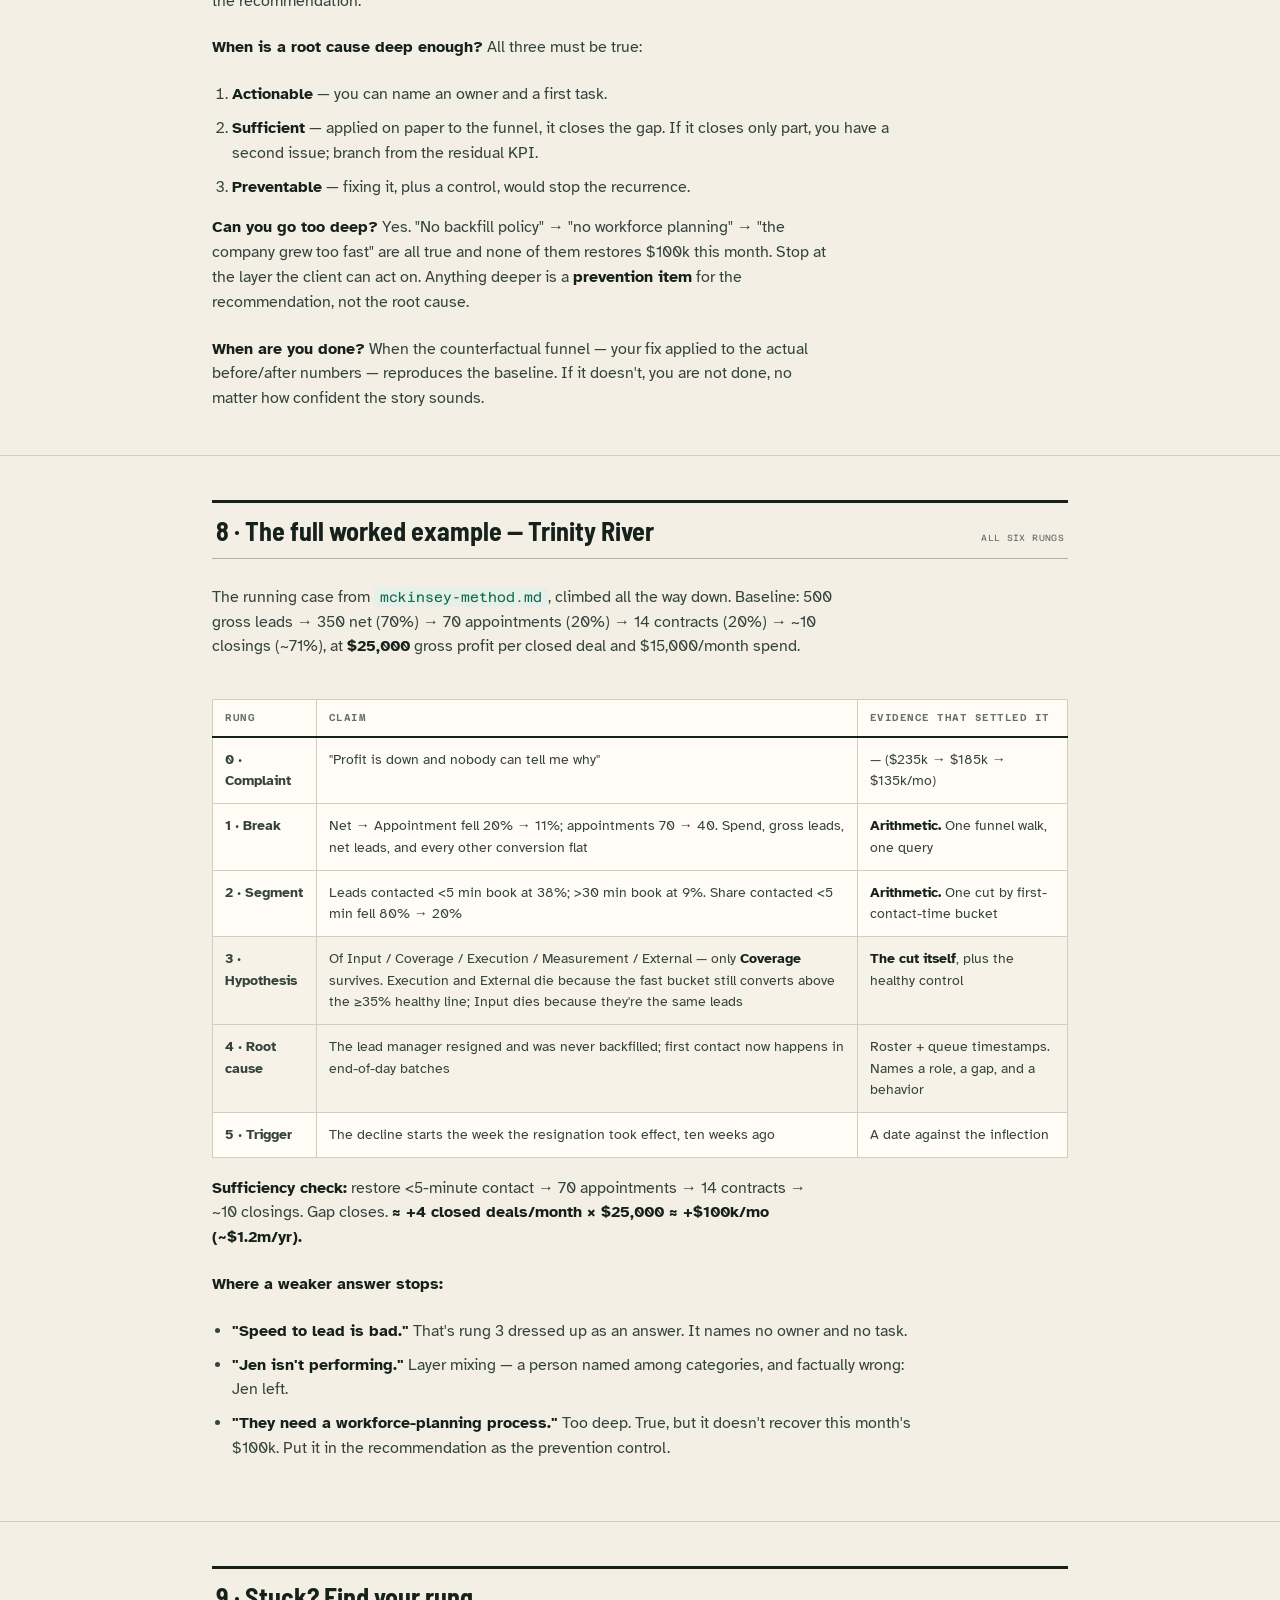
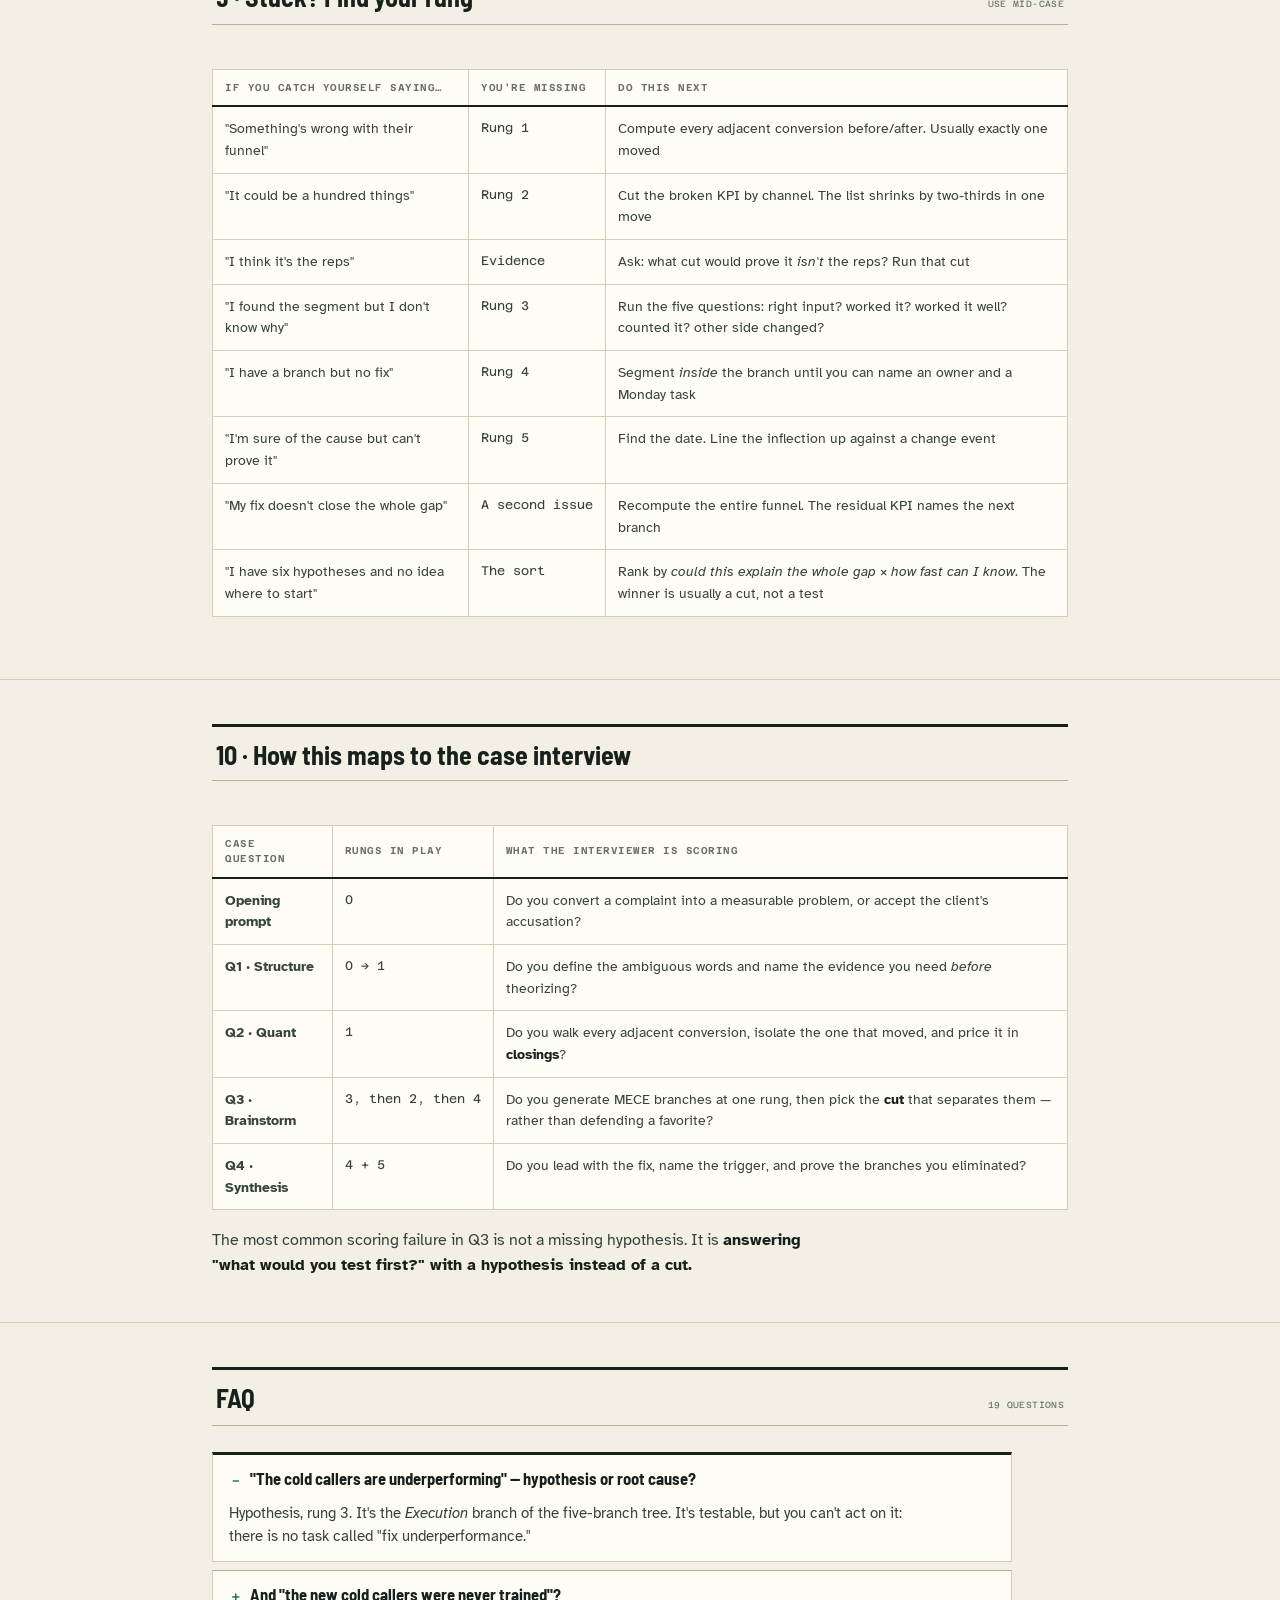
<file: hypothesis-to-root-cause.html>
<!DOCTYPE html>
<html lang="en">
<head>
<meta charset="UTF-8">
<meta name="viewport" content="width=device-width, initial-scale=1.0">
<link rel="icon" href="assets/8020rei-logo.svg" type="image/svg+xml">
<title>From Hypothesis to Root Cause — 8020IQ</title>
<link rel="preconnect" href="https://fonts.googleapis.com">
<link rel="preconnect" href="https://fonts.gstatic.com" crossorigin>
<link href="https://fonts.googleapis.com/css2?family=Atkinson+Hyperlegible:wght@400;700&family=Azeret+Mono:wght@500;600&family=Barlow+Semi+Condensed:wght@600;700&display=swap" rel="stylesheet">
<style>
  /* ===== Casefile design tokens — light mode only ===== */
  :root {
    --paper: #F3EFE5;
    --surface: #FFFCF5;
    --ink: #17211C;
    --ink-soft: #34443C;
    --muted: #657169;
    --rule: #D4CDBE;
    --rule-strong: #B8AE9D;
    --emerald: #0E6B4F;
    --alert: #B6402A;
    --font-display: 'Barlow Semi Condensed', 'Arial Narrow', sans-serif;
    --font-body: 'Atkinson Hyperlegible', Arial, sans-serif;
    --font-mono: 'Azeret Mono', Menlo, Consolas, monospace;
    color-scheme: light;
  }
  * { box-sizing: border-box; }
  html { scroll-behavior: smooth; }
  body {
    margin: 0; background: var(--paper); color: var(--ink);
    font-family: var(--font-body); font-size: 16px; line-height: 1.55;
    -webkit-font-smoothing: antialiased;
  }
  ::selection { background: #BFDFD2; color: var(--ink); }
  .wrap { width: 100%; min-width: 0; max-width: 920px; margin: 0 auto; padding: 0 32px; }
  h1, h2, h3, h4 { font-family: var(--font-display); font-weight: 700; color: var(--ink); margin: 0; text-wrap: balance; }
  p { max-width: 72ch; margin: 0 0 14px; }
  a { color: var(--emerald); }
  :focus-visible { outline: 3px solid #E2A72E; outline-offset: 3px; }
  .eyebrow {
    font-family: var(--font-mono); font-weight: 600; font-size: 10px; letter-spacing: 0.055em;
    text-transform: uppercase; color: var(--emerald);
  }

  .topnav {
    position: sticky; top: 0; z-index: 50;
    background: var(--surface);
    border-bottom: 1px solid var(--rule);
  }
  .nav-inner { display: flex; align-items: center; justify-content: space-between; gap: 18px; height: 58px; }
  .nav-brand {
    display: flex; align-items: center; gap: 10px;
    font-family: var(--font-display); font-weight: 700; font-size: 17px; letter-spacing: 0.01em;
    color: var(--ink); text-decoration: none;
  }
  .nav-brand img { display: block; width: 112px; height: auto; }
  .nav-back {
    padding: 7px 0;
    border-bottom: 1px solid transparent;
    font-family: var(--font-mono); font-size: 10px; font-weight: 600;
    letter-spacing: 0.04em; text-transform: uppercase;
    color: var(--muted); text-decoration: none;
  }
  .nav-back:hover { color: var(--emerald); border-bottom-color: var(--emerald); }

  header.hero {
    padding: 56px 0 44px;
    border-bottom: 1px solid var(--rule-strong);
  }
  header.hero h1 {
    max-width: 20ch;
    font-size: clamp(44px, 6vw, 68px); line-height: 0.92; letter-spacing: -0.02em;
    margin: 14px 0 16px;
  }
  header.hero .doc-sub { font-size: 16.5px; color: var(--ink-soft); max-width: 62ch; margin: 0; }
  header.hero .doc-sub b { color: var(--ink); }

  section { padding: 44px 0; border-bottom: 1px solid var(--rule); }
  section:last-of-type { border-bottom: none; }
  .sec-head {
    display: flex; justify-content: space-between; align-items: baseline; gap: 16px;
    padding: 15px 4px 12px; margin-bottom: 26px;
    border-top: 3px solid var(--ink); border-bottom: 1px solid var(--rule-strong);
  }
  .sec-head h2 { font-size: 26px; line-height: 1; }
  .sec-head span {
    font-family: var(--font-mono); font-size: 9px; letter-spacing: 0.04em;
    text-transform: uppercase; color: var(--muted);
  }
  h3.sub {
    font-size: 19px; line-height: 1.1; margin: 30px 0 10px;
    padding-bottom: 7px; border-bottom: 1px solid var(--rule);
    max-width: 760px;
  }
  .lede { color: var(--ink-soft); max-width: 62ch; margin-bottom: 22px; }
  .lede b { color: var(--ink); }
  ul.tight, ol.tight { padding-left: 20px; color: var(--ink-soft); max-width: 72ch; }
  ul.tight li, ol.tight li { margin-bottom: 9px; }
  ul.tight b, ol.tight b { color: var(--ink); }

  .table-scroll { overflow-x: auto; }
  table.data { width: 100%; border-collapse: collapse; margin: 18px 0; font-size: 14px; background: var(--surface); }
  table.data th {
    font-family: var(--font-mono); font-weight: 600; font-size: 10px; letter-spacing: 0.05em;
    text-transform: uppercase; color: var(--muted); text-align: left;
    padding: 10px 12px; border: 1px solid var(--rule); border-bottom: 2px solid var(--ink);
  }
  table.data td { padding: 11px 12px; border: 1px solid var(--rule); color: var(--ink-soft); vertical-align: top; }
  table.data td b { color: var(--ink); }
  td.mono { font-family: var(--font-mono); font-size: 12.5px; color: var(--emerald); white-space: nowrap; }
  td.strong { color: var(--ink); font-weight: 600; }
  td.bad { color: var(--alert); font-weight: 600; }
  td.good { color: var(--emerald); font-weight: 600; }
  tr.is-key td { background: #F6F2E7; }

  .callout {
    background: var(--surface);
    border: 1px solid var(--rule-strong);
    border-top: 3px solid var(--ink);
    border-radius: 0;
    padding: 18px 22px 14px; margin: 22px 0; max-width: 760px;
  }
  .callout .eyebrow { display: block; margin-bottom: 8px; }
  .callout p { font-size: 14.5px; color: var(--ink-soft); margin: 0 0 10px; }
  .callout p:last-child { margin: 0; }
  .callout b { color: var(--ink); }
  .callout.rule { border-top-color: var(--emerald); }
  .callout.warn { border-top-color: var(--alert); }

  code.inline {
    font-family: var(--font-mono); font-size: 0.85em;
    background: #E6EFE9; color: var(--emerald); padding: 2px 6px;
  }

  /* ===== the ladder ===== */
  .ladder {
    margin: 24px 0; max-width: 880px;
    background: var(--surface);
    border: 1px solid var(--rule-strong);
    border-top: 3px solid var(--ink);
    overflow-x: auto;
  }
  .rung {
    display: grid; grid-template-columns: 46px 148px minmax(0, 1.15fr) minmax(0, 1fr);
    border-bottom: 1px solid var(--rule);
  }
  .rung:last-child { border-bottom: none; }
  .rung .r-num {
    display: flex; align-items: center; justify-content: center;
    background: var(--paper); border-right: 1px solid var(--rule);
    font-family: var(--font-mono); font-weight: 600; font-size: 13px; color: var(--emerald);
  }
  .rung .r-name {
    padding: 12px 14px; border-right: 1px solid var(--rule);
    font-family: var(--font-display); font-weight: 700; font-size: 16.5px; line-height: 1.15;
  }
  .rung .r-q { padding: 12px 14px; border-right: 1px solid var(--rule); font-size: 13.5px; color: var(--ink-soft); }
  .rung .r-ev { padding: 12px 14px; font-family: var(--font-mono); font-size: 11.5px; line-height: 1.5; color: var(--muted); }
  .rung.is-key { background: #F6F2E7; }
  .rung.is-key .r-num { background: var(--emerald); color: #FFFDF6; }
  .rung.is-key .r-name { color: var(--emerald); }
  .ladder-note {
    margin: 0; padding: 13px 16px;
    background: var(--paper); border-top: 1px solid var(--rule-strong);
    font-size: 13.5px; color: var(--ink-soft); max-width: none;
  }
  .ladder-note b { color: var(--ink); }

  /* ===== the loop ===== */
  .loop {
    margin: 22px 0; max-width: 760px; padding: 18px 22px;
    background: var(--surface);
    border: 1px solid var(--rule-strong); border-left: 3px solid var(--emerald);
  }
  .loop ol { margin: 0; padding-left: 20px; }
  .loop li { font-size: 14px; color: var(--ink-soft); margin-bottom: 7px; }
  .loop li:last-child { margin-bottom: 0; }
  .loop li b { color: var(--ink); }
  .loop .cut { font-family: var(--font-mono); font-size: 11px; letter-spacing: 0.04em; text-transform: uppercase; color: var(--emerald); }

  /* ===== FAQ ===== */
  .faq { max-width: 800px; }
  .faq details {
    background: var(--surface);
    border: 1px solid var(--rule); border-top: 1px solid var(--rule-strong);
    margin-bottom: 8px;
  }
  .faq details[open] { border-top: 3px solid var(--ink); }
  .faq summary {
    cursor: pointer; list-style: none;
    padding: 13px 16px;
    font-family: var(--font-display); font-weight: 700; font-size: 16.5px; line-height: 1.25;
  }
  .faq summary::-webkit-details-marker { display: none; }
  .faq summary::before { content: "＋ "; color: var(--emerald); font-family: var(--font-mono); font-size: 13px; }
  .faq details[open] summary::before { content: "－ "; }
  .faq summary:hover { color: var(--emerald); }
  .faq .a { padding: 0 16px 14px 16px; }
  .faq .a p { font-size: 14.5px; color: var(--ink-soft); margin: 0 0 10px; max-width: 70ch; }
  .faq .a p:last-child { margin: 0; }
  .faq .a b { color: var(--ink); }

  footer { padding: 26px 0 52px; font-size: 12px; color: var(--muted); }
  footer p { margin: 0; max-width: 72ch; }

  @media (max-width: 760px) {
    .rung { grid-template-columns: 40px 1fr; }
    .rung .r-num { grid-row: 1 / -1; }
    .rung .r-name { border-right: none; padding-bottom: 4px; }
    .rung .r-q, .rung .r-ev { grid-column: 2; border-right: none; padding-top: 0; }
  }
  @media (max-width: 640px) {
    .wrap { padding-left: 16px; padding-right: 16px; }
    header.hero { padding: 40px 0 32px; }
    .sec-head { flex-direction: column; align-items: flex-start; gap: 4px; }
  }
  @media (prefers-reduced-motion: reduce) {
    html { scroll-behavior: auto; }
  }
</style>
</head>
<body>

<nav class="topnav" aria-label="Site">
  <div class="wrap nav-inner">
    <a class="nav-brand" href="index.html" aria-label="8020REI home"><img src="assets/8020rei-logo.svg" alt="8020REI"></a>
    <a class="nav-back" href="index.html">&larr; All documents</a>
  </div>
</nav>

<header class="hero">
  <div class="wrap">
    <span class="eyebrow">Method Reference</span>
    <h1>From Hypothesis to Root Cause</h1>
    <p class="doc-sub">The missing half of the method: <b>what a hypothesis actually is, how it differs from a root cause, when to segment, and how to decide what to test first.</b></p>
  </div>
</header>

<section id="about">
  <div class="wrap">
    <p class="lede">Styled rendering of <code class="inline">hypothesis-to-root-cause.md</code>. <code class="inline">mckinsey-method.md</code> teaches the seven steps; <code class="inline">diagnostic-playbook.md</code> lists the hypotheses for each KPI. This page explains the part everybody trips on in between.</p>
    <p class="lede" style="margin-bottom:0;">Three questions come up in every session:</p>
    <ol class="tight">
      <li><i>"Cold callers are underperforming" and "the new cold callers were never trained" — which one is the hypothesis and which one is the root cause? Are they both hypotheses? Are they MECE?</i></li>
      <li><i>I've built my tree. Now when — and why — do I segment?</i></li>
      <li><i>I have six hypotheses. Why do we test them in this order and not another?</i></li>
    </ol>
    <p class="lede" style="margin-bottom:0;">They are the same question wearing three hats. Answering it needs one idea: <b>a diagnosis is a ladder, and every rung answers a different question with a different kind of evidence.</b></p>
  </div>
</section>

<section id="ladder">
  <div class="wrap">
    <div class="sec-head"><h2>The one-page card</h2><span>Screenshot this</span></div>
    <div class="ladder">
      <div class="rung">
        <div class="r-num">0</div>
        <div class="r-name">Complaint</div>
        <div class="r-q">What does the client feel?</div>
        <div class="r-ev">Nothing — it's a feeling, not a claim</div>
      </div>
      <div class="rung">
        <div class="r-num">1</div>
        <div class="r-name">The break</div>
        <div class="r-q">Which number moved, from what to what?</div>
        <div class="r-ev">Arithmetic — walk the funnel</div>
      </div>
      <div class="rung">
        <div class="r-num">2</div>
        <div class="r-name">The segment</div>
        <div class="r-q">Which slice of the business is carrying it?</div>
        <div class="r-ev">Arithmetic — cut the broken KPI</div>
      </div>
      <div class="rung is-key">
        <div class="r-num">3</div>
        <div class="r-name">The hypothesis</div>
        <div class="r-q">Why would that slice behave that way?</div>
        <div class="r-ev">Investigation — documents, lineage, records, recordings</div>
      </div>
      <div class="rung is-key">
        <div class="r-num">4</div>
        <div class="r-name">The root cause</div>
        <div class="r-q">What exactly is broken, and who can fix it Monday?</div>
        <div class="r-ev">Investigation — narrowed until it names a thing</div>
      </div>
      <div class="rung">
        <div class="r-num">5</div>
        <div class="r-name">The trigger</div>
        <div class="r-q">When did it start, and what switched it on?</div>
        <div class="r-ev">A timestamp lined up against the inflection</div>
      </div>
      <p class="ladder-note"><b>Segmentation moves you down a rung. Hypotheses tell you which cut to make next.</b> You alternate until you can name a fix with an owner.</p>
    </div>
  </div>
</section>

<section id="rungs">
  <div class="wrap">
    <div class="sec-head"><h2>1 · The ladder, rung by rung</h2><span>6 rungs</span></div>

    <h3 class="sub">Rung 0 — the complaint</h3>
    <p class="lede"><i>"My ROI got worse." · "Your data sucks." · "Lead quality fell off a cliff."</i></p>
    <p class="lede">Not a hypothesis. Not a problem statement. It is the reason you were called. It usually contains at least one undefined word (<i>deals</i>, <i>ROI</i>, <i>quality</i>, <i>junk</i>) and one accusation. Your first job is to convert it into a number that moved — that's Step 1 of the method, and it is the whole of Q1 in a case.</p>

    <h3 class="sub">Rung 1 — the break</h3>
    <p class="lede"><i>"Net → Appointment fell from 20% to 11% while every other conversion held."</i></p>
    <p class="lede">This is <b>where in the funnel</b> the loss happens. You find it by walking every adjacent conversion before and after — not by theorizing. It is arithmetic, and arithmetic cannot be argued with, which is why it is the strongest thing you will say all day.</p>
    <p class="lede">A break is not a cause. "Net → Appointment broke" tells you nothing about <i>why</i>; it tells you which half of the business to stop looking at. That is worth enormous amounts of time.</p>

    <h3 class="sub">Rung 2 — the segment</h3>
    <p class="lede"><i>"Leads first contacted within 5 minutes still book at 38%. Leads contacted after 30 minutes book at 9%. And the share contacted within 5 minutes fell from 80% to 20%."</i></p>
    <p class="lede">This is <b>where inside the business</b> the loss is concentrated. Still arithmetic — you are cutting the same broken KPI by a dimension the business actually operates on (channel, vendor, rep, piece, cohort, time bucket).</p>
    <p class="lede">A segment is not a cause either. But it is the single highest-value move in the whole diagnostic, because one cut can kill several hypotheses at once.</p>

    <h3 class="sub">Rung 3 — the hypothesis</h3>
    <p class="lede"><i>"The team is not contacting new leads fast enough."</i></p>
    <p class="lede">Now you are explaining <b>why</b> that segment behaves the way it does. This is the level the brainstorm question (Q3) is asking for. A rung-3 hypothesis is:</p>
    <ul class="tight">
      <li><b>A mechanism, not a name.</b> "Contact coverage failed," not "Jen failed."</li>
      <li><b>Falsifiable.</b> You can state, in advance, the evidence that would kill it.</li>
      <li><b>MECE against its siblings.</b> It sits alongside four or five other explanations that together cover every way this stage could break.</li>
    </ul>
    <p class="lede">A rung-3 hypothesis is a <i>category of causes</i>, not a fix. "Contact coverage failed" could be a staffing problem, a routing problem, a queue problem, an hours-of-operation problem, or a vendor problem. You cannot act on it yet.</p>

    <h3 class="sub">Rung 4 — the root cause</h3>
    <p class="lede"><i>"The lead manager resigned ten weeks ago and was never backfilled, so calls now go out in end-of-day batches."</i></p>
    <p class="lede">The <b>one specific, fixable thing</b> inside the surviving branch. You are at rung 4 when the claim names something concrete — a person's absence, a setting, a version, a mapping, a rule, a workflow — and you can write a task with an owner and a date.</p>
    <p class="lede">The move from rung 3 to rung 4 is <i>the same move</i> as rung 1 to rung 2: <b>you segment again, this time inside the branch.</b></p>

    <h3 class="sub">Rung 5 — the trigger</h3>
    <p class="lede"><i>"Week zero of the decline is the week the resignation took effect."</i></p>
    <p class="lede" style="margin-bottom:0;">The change event that switched the root cause on. It is not strictly necessary to be right — but a timestamp that lines up with a metric inflection is the fastest and cheapest confirmation available, and it is what stops the same failure from recurring. This is why <code class="inline">diagnostic-playbook.md</code> calls the missing change-event log the highest-leverage gap in the whole system: without it, rung 5 has to be reconstructed by hand from invoices, exports, tickets, proofs, and interviews.</p>
  </div>
</section>

<section id="three-questions">
  <div class="wrap">
    <div class="sec-head"><h2>2 · The three questions people actually ask</h2></div>

    <h3 class="sub">"Which one is the hypothesis and which one is the root cause?"</h3>
    <p class="lede">Take the example directly. (Illustration only — not one of the library cases.)</p>
    <div class="table-scroll">
      <table class="data">
        <thead><tr><th>Claim</th><th>Rung</th><th>Why</th></tr></thead>
        <tbody>
          <tr><td>"Deals are down and I think my cold callers have gotten lazy"</td><td class="mono">0 · complaint</td><td>An undefined outcome and an accusation</td></tr>
          <tr><td>"Gross → Net fell from 62% to 44%; every other conversion held"</td><td class="mono">1 · break</td><td>A number that moved, found by arithmetic</td></tr>
          <tr><td>"Four of the nine callers convert at 21% and carry ~40% of conversations; the other five are unchanged at 60%"</td><td class="mono">2 · segment</td><td>The same KPI, cut by who does the work</td></tr>
          <tr class="is-key"><td><b>"Those callers aren't turning owner conversations into verified interest"</b></td><td class="mono"><b>3 · hypothesis</b></td><td>A mechanism. Testable. Not yet actionable</td></tr>
          <tr class="is-key"><td><b>"All four started within the last 90 days and never received the owner-verification training"</b></td><td class="mono"><b>4 · root cause</b></td><td>Names a thing. Someone can fix it this week</td></tr>
          <tr><td>"The March hiring wave, after the trainer left in February"</td><td class="mono">5 · trigger</td><td>A date and a record</td></tr>
        </tbody>
      </table>
    </div>
    <p class="lede">So: <i>"cold callers are performing badly"</i> is <b>rung 3</b>. <i>"the new cold callers were never trained"</i> is <b>rung 4</b>. They are not rivals — the second lives <i>inside</i> the first. Same branch, two depths.</p>

    <h3 class="sub">"Are they both hypotheses, then?"</h3>
    <p class="lede"><b>Yes.</b> Anything you believe and have not yet proved is a hypothesis, and you can hold one at every rung. Before you see the funnel, "I think the break is at Net → Appointment" is a hypothesis. Before you cut the data, "I think it's concentrated in one vendor" is a hypothesis.</p>
    <div class="callout rule">
      <span class="eyebrow">What changes with the rung is the evidence, not the status</span>
      <p><b>Rungs 1–2 are settled by arithmetic. Rungs 3–4 are settled by investigation. Rung 5 is settled by a timestamp.</b></p>
      <p>If you can't say which of those three would settle your claim, you haven't stated a claim yet. That is the practical value of knowing your rung: it tells you what to go get.</p>
    </div>

    <h3 class="sub">"So are they MECE with each other?"</h3>
    <p class="lede">No — and the question is a category error, which is worth saying out loud because it is the most common confusion in the room.</p>
    <div class="callout rule">
      <p><b>MECE is a horizontal test. You apply it to a set of siblings on one rung. It is never a test between a parent and its child.</b></p>
      <p>"Cold callers underperforming" and "new callers untrained" are parent and child. Asking whether they overlap is like asking whether <i>Texas</i> and <i>Dallas</i> are mutually exclusive. Of course they overlap — one is inside the other.</p>
    </div>

    <h3 class="sub">The failure this creates: layer mixing</h3>
    <p class="lede">The real damage happens when rungs get mixed <i>among siblings</i>. A trainee lists:</p>
    <div class="callout warn">
      <span class="eyebrow">Broken branch list</span>
      <p>offer economics &middot; rep execution &middot; <b>the new rep who started in March</b> &middot; the market</p>
    </div>
    <p class="lede">Three of those are rung-3 branches; one is a rung-4 root cause that belongs <i>inside</i> rep execution. The list is no longer mutually exclusive, and worse, the specific item hijacks the conversation — everyone starts arguing about the new rep instead of testing the four branches.</p>
    <p class="lede"><b>Two tells that you have mixed layers:</b></p>
    <ol class="tight">
      <li>One item is far more specific than the others.</li>
      <li>One item names a <b>person, tool, vendor, version, or date</b> while the others name <b>categories</b>.</li>
    </ol>
    <p class="lede" style="margin-bottom:0;"><b>The fix:</b> push the specific item down a rung. It isn't wrong — it's premature. Write it as a candidate <i>inside</i> its parent branch, and come back to it when the evidence gets there.</p>
  </div>
</section>

<section id="generators">
  <div class="wrap">
    <div class="sec-head"><h2>3 · Where the branches come from</h2><span>2 generators</span></div>
    <p class="lede">A rung-3 list should never feel like a memorized set. It should feel <i>generated</i>, because it is. There are only two generators, and which one you use depends on what kind of alarm you have.</p>

    <h3 class="sub">Generator A — a conversion broke (a rate moved)</h3>
    <p class="lede">A conversion is one population turning into a smaller population. For that to happen, five things must be true. Ask them in order, in plain language:</p>
    <div class="table-scroll">
      <table class="data">
        <thead><tr><th>#</th><th>The question</th><th>The branch</th><th>Example failure</th></tr></thead>
        <tbody>
          <tr><td class="mono">1</td><td class="strong">Did the right thing arrive?</td><td><b>Input / fit</b></td><td>Off-buy-box appointments, wrong-party phone numbers, suppressed records mailed</td></tr>
          <tr><td class="mono">2</td><td class="strong">Did we work it?</td><td><b>Coverage / capacity</b></td><td>Too slow, too few attempts, shallow phone-position coverage, queue not staffed</td></tr>
          <tr><td class="mono">3</td><td class="strong">Did we work it well?</td><td><b>Execution / economics</b></td><td>Offer formula too low, weak objection handling, wrong script</td></tr>
          <tr><td class="mono">4</td><td class="strong">Did we count it?</td><td><b>Measurement</b></td><td>Stage definition changed, CRM migration, disposition mapping</td></tr>
          <tr><td class="mono">5</td><td class="strong">Did the other side change?</td><td><b>External</b></td><td>Seller expectations, competing offers, market, regulation</td></tr>
        </tbody>
      </table>
    </div>
    <p class="lede">Five branches, always. They are MECE by construction: a conversion cannot fail for a reason outside "wrong input, no work, bad work, miscounted, or the world changed." Run the <b>conclusiveness test</b> on it: if all five came back clean, could the rate still have dropped? No. That's what makes it collectively exhaustive.</p>

    <h3 class="sub">Generator B — a volume fell (a count dropped with rates intact)</h3>
    <p class="lede">Volume is not a conversion; it's a chain. Follow the record from intention to response: <b>Planned → Eligible → Sent/Delivered → Reached → Responded.</b> Each arrow is a place volume disappears, and each has its own owner.</p>
    <div class="table-scroll">
      <table class="data">
        <thead><tr><th>Step</th><th>Volume vanishes because&hellip;</th></tr></thead>
        <tbody>
          <tr><td class="strong">Planned</td><td>Spend, cadence, or selected-record volume fell</td></tr>
          <tr><td class="strong">Eligible</td><td>Buy box, list source, exclusions, suppression, or a compliance hold shrank the usable audience</td></tr>
          <tr><td class="strong">Sent / Delivered</td><td>Vendor config, carrier filtering, mail production, or a dialer failure</td></tr>
          <tr><td class="strong">Reached</td><td>Wrong numbers, shallow phone-position coverage, returned mail, a broken response path</td></tr>
          <tr><td class="strong">Responded</td><td>Creative, offer, saturation, or genuine market propensity</td></tr>
        </tbody>
      </table>
    </div>
    <p class="lede">Use the channel waterfalls in <code class="inline">case-library/README.md</code> to instantiate this for SMS, Cold Call, and Direct Mail.</p>
    <div class="callout rule">
      <span class="eyebrow">Which generator</span>
      <p><b>If a rate moved, use Generator A. If a count fell but every rate held, use Generator B.</b></p>
      <p>If a count fell <i>and</i> a rate moved, you have two problems. Quantify each, fix the larger, recompute the whole funnel, and let the residual pick the next branch (<code class="inline">diagnostic-playbook.md</code> §4.7).</p>
    </div>
  </div>
</section>

<section id="segmentation">
  <div class="wrap">
    <div class="sec-head"><h2>4 · Segmentation — when, and why</h2></div>
    <p class="lede">This is the piece that most often feels like magic. It isn't.</p>
    <div class="callout rule">
      <p><b>Segmentation is not a hypothesis. It is the instrument that tells you which hypotheses are worth testing.</b></p>
    </div>

    <h3 class="sub">Segmentation does three different jobs</h3>
    <ol class="tight">
      <li><b>Segment to locate — <i>before</i> you theorize.</b> You have an alarm and no belief yet. Cut the broken KPI by the dimensions the business runs on. You are not testing anything; you are finding out where the loss lives. This is cheap, uses data you already have, and — the important part — <b>one cut can kill several branches simultaneously</b>.</li>
      <li><b>Segment to test — <i>after</i> you have a hypothesis.</b> Now the cut <i>is</i> the experiment. A good hypothesis predicts a specific pattern: <i>"If the vendor's attempt depth is the cause, Gross → Net should differ by vendor and by highest phone position attempted — and should <b>not</b> differ by list source."</i> Run the cut. The pattern appears or it doesn't. State the prediction <b>before</b> you look, or you'll find a story in any table.</li>
      <li><b>Segment to rule out — to protect the answer you already have.</b> Cut the <i>other</i> way, deliberately looking for the thing that would embarrass you. If every rep shows the identical pattern, it is not the reps. If the decline is the same inside all three channels, channel is not causal. Ruling out is not wasted time; it is most of the time, and it is what makes a recommendation survive contact with the client.</li>
    </ol>

    <h3 class="sub">The loop: hypothesis and segmentation alternate</h3>
    <p class="lede">You do not build a tree and then test it. You do this:</p>
    <div class="loop">
      <ol>
        <li>alarm</li>
        <li><span class="cut">cut</span> → the loss is concentrated over here</li>
        <li><b>why?</b> → 5 branches, and this cut already killed 2 of them</li>
        <li>the surviving branch predicts a pattern</li>
        <li><span class="cut">cut</span> → the loss is concentrated in this sub-slice</li>
        <li><b>why?</b> → 3 candidates inside the branch, and the cut killed 2</li>
        <li>the survivor names a thing → <b>root cause</b></li>
        <li>find its date → <b>trigger</b></li>
      </ol>
    </div>
    <p class="lede"><b>Every cut converts a "why?" question into a "where?" question, and every "where?" answer kills some "why"s for free.</b> That is the entire engine.</p>
    <p class="lede">This is also the answer to <i>"when do I segment once I have my hypotheses?"</i> — <b>immediately, and again after every hypothesis.</b> Segmentation is not a phase that happens once between Q2 and Q3. It runs the whole way down the ladder.</p>

    <h3 class="sub">Segmentation gets you from rung 3 to rung 4, too</h3>
    <p class="lede">People think of segmentation as a rung-1→2 tool. It is equally the rung-3→4 tool. Take the cold-caller example all the way down:</p>
    <div class="table-scroll">
      <table class="data">
        <thead><tr><th>Step</th><th>Move</th><th>Result</th></tr></thead>
        <tbody>
          <tr><td class="strong">Branch survives</td><td>"Caller execution is the problem" (rung 3)</td><td>Not actionable yet</td></tr>
          <tr><td class="strong">Cut by caller</td><td>4 of 9 callers are far below the rest</td><td>Narrower, still not a cause</td></tr>
          <tr><td class="strong">Cut those 4 by tenure</td><td>All four started within the last 90 days</td><td>Now a pattern with a shape</td></tr>
          <tr><td class="strong">Check onboarding</td><td>No owner-verification training was delivered</td><td class="good">Root cause (rung 4)</td></tr>
          <tr><td class="strong">Find the date</td><td>The March hiring wave; the trainer left in February</td><td class="good">Trigger (rung 5)</td></tr>
        </tbody>
      </table>
    </div>
    <p class="lede">Notice what the tenure cut did for free: it killed <i>"the script changed"</i> and <i>"compensation changed"</i> without testing either, because those would have hit tenured callers too.</p>

    <h3 class="sub">Which dimension do I cut by first?</h3>
    <p class="lede">Two rules. Use the first when you have live competing hypotheses; use the second when you don't yet.</p>
    <p class="lede"><b>Rule 1 — cut where your hypotheses disagree.</b> A cut is only useful if your candidate causes predict <i>different</i> patterns under it. If two hypotheses predict the same table, that cut cannot separate them — pick another. The best first cut is the one your live hypotheses disagree about most.</p>
    <p class="lede"><b>Rule 2 — the standard order for this business.</b> When you have no strong prior, cut in this order. It is not arbitrary; each level is inside the one above it.</p>
    <div class="table-scroll">
      <table class="data">
        <thead><tr><th>Order</th><th>Cut</th><th>Why here</th></tr></thead>
        <tbody>
          <tr><td class="mono">1</td><td class="strong">Marketing channel<br>(SMS · Cold Call · Direct Mail)</td><td>Every operating unit lives inside a channel, and a blended number can hide one dead one. <b>Mandatory, even when it turns out not to be causal</b> — ruling it out is a result</td></tr>
          <tr><td class="mono">2</td><td class="strong">Time</td><td>An inflection date is a free hypothesis filter: only causes that existed on that date survive</td></tr>
          <tr><td class="mono">3</td><td class="strong">Operating unit<br>(vendor · caller · setter · rep · piece · campaign)</td><td>Separates a person/vendor problem from a system problem</td></tr>
          <tr><td class="mono">4</td><td class="strong">Population attribute<br>(buy-box fit · ARV band · county · skiptrace age · list source)</td><td>Separates "wrong records arrived" from "the work was bad"</td></tr>
          <tr><td class="mono">5</td><td class="strong">Process state<br>(speed bucket · attempt count · scheduled vs. attended · fallout reason)</td><td>Locates the exact step inside the stage</td></tr>
        </tbody>
      </table>
    </div>

    <h3 class="sub">The one cut that separates people from systems</h3>
    <div class="callout rule">
      <span class="eyebrow">Memorize this one</span>
      <p><b>If every operator shows the same pattern, it is the system they share</b> — the tool, the formula, the data, the workflow, the version.</p>
      <p><b>If one operator differs, it is that operator</b> — or the vendor, cohort, or file that only they touch.</p>
      <p>Owners blame people; the data usually points at a shared setting. Run this cut before you agree to retrain anyone.</p>
    </div>

    <h3 class="sub">When are recordings, interviews, and shadowing the right test?</h3>
    <p class="lede" style="margin-bottom:0;"><b>Second, never first.</b> Segmented data establishes <i>how widespread</i> something is; a recording explains <i>why</i> a cohort moved. Sample from the abnormal cohort <b>and a healthy control</b>, after the cut has told you which cohort to sample. A convenient random handful proves nothing about prevalence and will happily confirm whatever you already believed.</p>
  </div>
</section>

<section id="priority">
  <div class="wrap">
    <div class="sec-head"><h2>5 · Prioritization — why we test in that order</h2></div>
    <div class="callout rule">
      <span class="eyebrow">The sort rule, in one line</span>
      <p>Rank by <b>how much of the gap could this explain?</b> × <b>how fast can I know?</b> — then let change-log evidence and discriminating power break ties.</p>
    </div>

    <h3 class="sub">The four questions, in the order they bind</h3>
    <div class="table-scroll">
      <table class="data">
        <thead><tr><th>#</th><th>Question</th><th>What it does</th><th>Cost</th></tr></thead>
        <tbody>
          <tr><td class="mono">1</td><td class="strong">Could this explain the whole gap?</td><td>Screens out branches too small to be the answer. A cause that can only explain 10% of a 50% drop is not the main story</td><td>Free — back of envelope</td></tr>
          <tr><td class="mono">2</td><td class="strong">How fast can I know?</td><td>Segmentations resolve today with data you have. Vendor audits take a week. Market studies take longer</td><td>Free to estimate</td></tr>
          <tr><td class="mono">3</td><td class="strong">How often is this the answer here?</td><td>Prior likelihood, from the playbook and the case library. A change event that timestamps to the inflection is a massive boost</td><td>Free</td></tr>
          <tr><td class="mono">4</td><td class="strong">What if I'm wrong to skip it?</td><td>Compliance holds, suppression-tag leakage, and data-lineage defects jump the queue not because they're likely but because being wrong is expensive</td><td>Judgment</td></tr>
        </tbody>
      </table>
    </div>
    <p class="lede">Questions 1 and 2 do most of the sorting. Question 3 breaks ties. Question 4 overrides everything when the downside is regulatory or reputational.</p>

    <h3 class="sub">Prioritization happens twice — this is the part that's usually skipped</h3>
    <p class="lede"><b>Round 1 — before any evidence.</b> You rank the five branches on size × speed. Almost always, the winner of round 1 is <b>not a hypothesis test at all — it's a segmentation</b>, because a cut scores maximum on speed and re-ranks everything below it. That is why "what would you test first?" is nearly always answered with a cut.</p>
    <p class="lede"><b>Round 2 — after the cut.</b> The loss is now concentrated somewhere. Re-rank, but only among hypotheses that survive <i>inside that segment</i>. Several branches are now dead for free, and the ones that remain have new sizes: a branch that could only have explained 10% before might explain 100% of the concentrated loss.</p>
    <div class="callout rule">
      <p><b>Round 1 is a guess. Round 2 is a posterior.</b> Never present round 1 as your plan of record — present it as "here's the cut that will tell us what to test."</p>
    </div>

    <h3 class="sub">A worked sort</h3>
    <p class="lede">Alarm: <b>Net → Appointment fell 20% → 11%; every other conversion held.</b></p>
    <p class="lede"><b>Round 1:</b></p>
    <div class="table-scroll">
      <table class="data">
        <thead><tr><th>Rank</th><th>Candidate</th><th>Could explain the gap?</th><th>How fast?</th><th>Verdict</th></tr></thead>
        <tbody>
          <tr class="is-key"><td class="mono">1</td><td><b>Cut by channel, then by first-contact-time bucket</b></td><td>n/a — it's a cut, and it discriminates between coverage, execution, and external</td><td>Same day, existing CRM timestamps</td><td class="good">Do this first</td></tr>
          <tr><td class="mono">2</td><td>Coverage — leads not worked fast/often enough</td><td>Yes, fully</td><td>Answered by the cut above</td><td>Queued behind the cut</td></tr>
          <tr><td class="mono">3</td><td>Input — the incremental leads aren't really net leads</td><td>Yes, fully</td><td>One buy-box-fit cut</td><td>Cheap; run alongside</td></tr>
          <tr><td class="mono">4</td><td>Execution — booking conversation got worse</td><td>Yes, but only if it hit everyone</td><td>Needs recordings — slow</td><td>Only if the cut points here</td></tr>
          <tr><td class="mono">5</td><td>External — sellers changed</td><td>Yes, but should hit all buckets equally</td><td>Market data, slow</td><td>Rule out last</td></tr>
          <tr><td class="mono">6</td><td>Measurement — appointments not recorded</td><td>Rarely this large</td><td>One definition check</td><td>Cheap rule-out</td></tr>
        </tbody>
      </table>
    </div>
    <p class="lede"><b>Round 2, after the cut:</b> fast-contact leads still book at 38% (above the ≥35% healthy line); slow-contact leads book at 9%; the slow bucket grew from 20% to 80% of volume.</p>
    <ul class="tight">
      <li><b>Execution dies</b> — the conversation still works when it happens.</li>
      <li><b>External dies with it</b> — if sellers had changed, the fast bucket would have fallen too.</li>
      <li><b>Input weakens</b> — the same leads convert fine when reached quickly.</li>
      <li><b>Coverage is now the only branch that can carry the whole gap</b>, and it went from rank 2 to the only thing on the list.</li>
    </ul>
    <p class="lede" style="margin-bottom:0;">One cut, four branches resolved. That is what "why we sorted it this way" means in practice: <b>you don't sort to find the answer, you sort to find the cheapest question whose answer re-sorts everything else.</b></p>
  </div>
</section>

<section id="flat-lines">
  <div class="wrap">
    <div class="sec-head"><h2>6 · Read the flat lines</h2></div>
    <p class="lede">The numbers that <i>didn't</i> move do most of the work, and beginners skip right past them.</p>
    <p class="lede">When a client doubles the appointments they attend and the number of signed contracts lands on <b>exactly</b> its old value, that is not "no change." It is the loudest fact in the room: the added appointments produced <b>zero</b> contracts. A general decline in rep skill would have moved contracts a little, up or down. Exactly-flat says the added population is categorically different from the original one — and that points straight at Input, before any exhibit is opened.</p>
    <p class="lede">Three flat-line reads worth having ready:</p>
    <ul class="tight">
      <li><b>A stage held at its old absolute number while its input grew</b> → the added input is the problem, not the work.</li>
      <li><b>Every conversion held while every count fell proportionally</b> → nothing broke inside the funnel; the problem is upstream volume (Generator B).</li>
      <li><b>A blended rate held while its parts diverged</b> → the mix changed, not the performance. A blend can sit exactly on benchmark while one half is excellent and the other is broken. Never accept a blended number as evidence that a segment is healthy.</li>
    </ul>
  </div>
</section>

<section id="stop-rules">
  <div class="wrap">
    <div class="sec-head"><h2>7 · Stop rules</h2></div>
    <p class="lede"><b>When is a hypothesis dead?</b> When a piece of evidence that the hypothesis <i>predicted</i> failed to appear. Dead branches are results — say them out loud. "It isn't the reps, and here's how I know" is worth as much as naming the cause, and it's most of what protects the recommendation.</p>
    <p class="lede"><b>When is a root cause deep enough?</b> All three must be true:</p>
    <ol class="tight">
      <li><b>Actionable</b> — you can name an owner and a first task.</li>
      <li><b>Sufficient</b> — applied on paper to the funnel, it closes the gap. If it closes only part, you have a second issue; branch from the residual KPI.</li>
      <li><b>Preventable</b> — fixing it, plus a control, would stop the recurrence.</li>
    </ol>
    <p class="lede"><b>Can you go too deep?</b> Yes. "No backfill policy" → "no workforce planning" → "the company grew too fast" are all true and none of them restores $100k this month. Stop at the layer the client can act on. Anything deeper is a <b>prevention item</b> for the recommendation, not the root cause.</p>
    <p class="lede" style="margin-bottom:0;"><b>When are you done?</b> When the counterfactual funnel — your fix applied to the actual before/after numbers — reproduces the baseline. If it doesn't, you are not done, no matter how confident the story sounds.</p>
  </div>
</section>

<section id="worked">
  <div class="wrap">
    <div class="sec-head"><h2>8 · The full worked example — Trinity River</h2><span>All six rungs</span></div>
    <p class="lede">The running case from <code class="inline">mckinsey-method.md</code>, climbed all the way down. Baseline: 500 gross leads → 350 net (70%) → 70 appointments (20%) → 14 contracts (20%) → ~10 closings (~71%), at <b>$25,000</b> gross profit per closed deal and $15,000/month spend.</p>
    <div class="table-scroll">
      <table class="data">
        <thead><tr><th>Rung</th><th>Claim</th><th>Evidence that settled it</th></tr></thead>
        <tbody>
          <tr><td class="strong">0 · Complaint</td><td>"Profit is down and nobody can tell me why"</td><td>— ($235k → $185k → $135k/mo)</td></tr>
          <tr><td class="strong">1 · Break</td><td>Net → Appointment fell 20% → 11%; appointments 70 → 40. Spend, gross leads, net leads, and every other conversion flat</td><td><b>Arithmetic.</b> One funnel walk, one query</td></tr>
          <tr><td class="strong">2 · Segment</td><td>Leads contacted &lt;5 min book at 38%; &gt;30 min book at 9%. Share contacted &lt;5 min fell 80% → 20%</td><td><b>Arithmetic.</b> One cut by first-contact-time bucket</td></tr>
          <tr class="is-key"><td class="strong">3 · Hypothesis</td><td>Of Input / Coverage / Execution / Measurement / External — only <b>Coverage</b> survives. Execution and External die because the fast bucket still converts above the ≥35% healthy line; Input dies because they're the same leads</td><td><b>The cut itself</b>, plus the healthy control</td></tr>
          <tr class="is-key"><td class="strong">4 · Root cause</td><td>The lead manager resigned and was never backfilled; first contact now happens in end-of-day batches</td><td>Roster + queue timestamps. Names a role, a gap, and a behavior</td></tr>
          <tr><td class="strong">5 · Trigger</td><td>The decline starts the week the resignation took effect, ten weeks ago</td><td>A date against the inflection</td></tr>
        </tbody>
      </table>
    </div>
    <p class="lede"><b>Sufficiency check:</b> restore &lt;5-minute contact → 70 appointments → 14 contracts → ~10 closings. Gap closes. <b>≈ +4 closed deals/month × $25,000 ≈ +$100k/mo (~$1.2m/yr).</b></p>
    <p class="lede"><b>Where a weaker answer stops:</b></p>
    <ul class="tight">
      <li><b>"Speed to lead is bad."</b> That's rung 3 dressed up as an answer. It names no owner and no task.</li>
      <li><b>"Jen isn't performing."</b> Layer mixing — a person named among categories, and factually wrong: Jen left.</li>
      <li><b>"They need a workforce-planning process."</b> Too deep. True, but it doesn't recover this month's $100k. Put it in the recommendation as the prevention control.</li>
    </ul>
  </div>
</section>

<section id="stuck">
  <div class="wrap">
    <div class="sec-head"><h2>9 · Stuck? Find your rung</h2><span>Use mid-case</span></div>
    <div class="table-scroll">
      <table class="data">
        <thead><tr><th>If you catch yourself saying&hellip;</th><th>You're missing</th><th>Do this next</th></tr></thead>
        <tbody>
          <tr><td>"Something's wrong with their funnel"</td><td class="mono">Rung 1</td><td>Compute every adjacent conversion before/after. Usually exactly one moved</td></tr>
          <tr><td>"It could be a hundred things"</td><td class="mono">Rung 2</td><td>Cut the broken KPI by channel. The list shrinks by two-thirds in one move</td></tr>
          <tr><td>"I think it's the reps"</td><td class="mono">Evidence</td><td>Ask: what cut would prove it <i>isn't</i> the reps? Run that cut</td></tr>
          <tr><td>"I found the segment but I don't know why"</td><td class="mono">Rung 3</td><td>Run the five questions: right input? worked it? worked it well? counted it? other side changed?</td></tr>
          <tr><td>"I have a branch but no fix"</td><td class="mono">Rung 4</td><td>Segment <i>inside</i> the branch until you can name an owner and a Monday task</td></tr>
          <tr><td>"I'm sure of the cause but can't prove it"</td><td class="mono">Rung 5</td><td>Find the date. Line the inflection up against a change event</td></tr>
          <tr><td>"My fix doesn't close the whole gap"</td><td class="mono">A second issue</td><td>Recompute the entire funnel. The residual KPI names the next branch</td></tr>
          <tr><td>"I have six hypotheses and no idea where to start"</td><td class="mono">The sort</td><td>Rank by <i>could this explain the whole gap</i> × <i>how fast can I know</i>. The winner is usually a cut, not a test</td></tr>
        </tbody>
      </table>
    </div>
  </div>
</section>

<section id="case-map">
  <div class="wrap">
    <div class="sec-head"><h2>10 · How this maps to the case interview</h2></div>
    <div class="table-scroll">
      <table class="data">
        <thead><tr><th>Case question</th><th>Rungs in play</th><th>What the interviewer is scoring</th></tr></thead>
        <tbody>
          <tr><td class="strong">Opening prompt</td><td class="mono">0</td><td>Do you convert a complaint into a measurable problem, or accept the client's accusation?</td></tr>
          <tr><td class="strong">Q1 · Structure</td><td class="mono">0 → 1</td><td>Do you define the ambiguous words and name the evidence you need <i>before</i> theorizing?</td></tr>
          <tr><td class="strong">Q2 · Quant</td><td class="mono">1</td><td>Do you walk every adjacent conversion, isolate the one that moved, and price it in <b>closings</b>?</td></tr>
          <tr><td class="strong">Q3 · Brainstorm</td><td class="mono">3, then 2, then 4</td><td>Do you generate MECE branches at one rung, then pick the <b>cut</b> that separates them — rather than defending a favorite?</td></tr>
          <tr><td class="strong">Q4 · Synthesis</td><td class="mono">4 + 5</td><td>Do you lead with the fix, name the trigger, and prove the branches you eliminated?</td></tr>
        </tbody>
      </table>
    </div>
    <p class="lede" style="margin-bottom:0;">The most common scoring failure in Q3 is not a missing hypothesis. It is <b>answering "what would you test first?" with a hypothesis instead of a cut.</b></p>
  </div>
</section>

<section id="faq">
  <div class="wrap">
    <div class="sec-head"><h2>FAQ</h2><span>19 questions</span></div>
    <div class="faq">

      <details open>
        <summary>"The cold callers are underperforming" — hypothesis or root cause?</summary>
        <div class="a"><p>Hypothesis, rung 3. It's the <i>Execution</i> branch of the five-branch tree. It's testable, but you can't act on it: there is no task called "fix underperformance."</p></div>
      </details>

      <details>
        <summary>And "the new cold callers were never trained"?</summary>
        <div class="a"><p>Root cause, rung 4. It sits <i>inside</i> the hypothesis above. It names who, what, and what to do about it.</p></div>
      </details>

      <details>
        <summary>Are they both hypotheses?</summary>
        <div class="a"><p>Yes. Anything unproved is a hypothesis. The rung doesn't change whether it's a hypothesis — it changes what evidence settles it. Rungs 1–2: arithmetic. Rungs 3–4: investigation. Rung 5: a timestamp.</p></div>
      </details>

      <details>
        <summary>Are they MECE with each other?</summary>
        <div class="a"><p>The question doesn't apply. MECE is a test among <b>siblings on one rung</b>, never between a parent and its child. Asking whether they overlap is like asking whether Texas and Dallas are mutually exclusive.</p></div>
      </details>

      <details>
        <summary>My brainstorm list has "offer economics, rep execution, the new rep who started in March, and the market." What's wrong?</summary>
        <div class="a"><p>Layer mixing. Three branches and one root cause standing among them. Push the specific one down inside <i>rep execution</i> and keep the siblings at the same altitude. The tell: one item names a person or a date while the others name categories.</p></div>
      </details>

      <details>
        <summary>How do I know I've gone deep enough?</summary>
        <div class="a"><p>Three tests: <b>actionable</b> (you can name an owner and a first task), <b>sufficient</b> (applied on paper, it closes the whole gap), <b>preventable</b> (fixing it plus a control stops recurrence). Miss any one and you're not at rung 4 yet.</p></div>
      </details>

      <details>
        <summary>Can I go too deep?</summary>
        <div class="a"><p>Yes. "No backfill policy" → "no workforce planning" → "grew too fast." All true, none recovers this month's money. Stop where the client can act; put the deeper layer in the recommendation as a prevention control.</p></div>
      </details>

      <details>
        <summary>When exactly do I segment — before or after I have hypotheses?</summary>
        <div class="a"><p>Both, and repeatedly. Before, to find where the loss lives (you need almost no theory for this). After, because a hypothesis predicts a pattern and the cut is how you check it. Segmentation isn't a phase — it's the rung-change mechanism.</p></div>
      </details>

      <details>
        <summary>Why is "what do you test first?" almost always answered with a segmentation?</summary>
        <div class="a"><p>Because a cut is the cheapest question with the biggest re-ranking effect. Testing one hypothesis resolves one branch. A good cut resolves several at once and re-prioritizes what's left. Speed × discriminating power beats confidence in a favorite theory.</p></div>
      </details>

      <details>
        <summary>Which dimension do I cut by first?</summary>
        <div class="a"><p>Cut where your live hypotheses <b>disagree</b> — a cut that produces the same table under two hypotheses can't separate them. Absent a strong prior, use the house order: channel → time → operating unit → population attribute → process state.</p></div>
      </details>

      <details>
        <summary>The exhibit shows every rep with the same pattern. What does that tell me?</summary>
        <div class="a"><p>That it isn't the reps. Identical behavior across independent operators points at the thing they <b>share</b>: the tool, the formula, the data version, the workflow. One operator differing points at that operator, their vendor, or their file.</p></div>
      </details>

      <details>
        <summary>My hypotheses feel like a random list. How do I know I'm not missing one?</summary>
        <div class="a"><p>Stop listing and start generating. A rate moved → five questions (right input? worked it? worked it well? counted it? other side changed?). A count fell → the waterfall (planned → eligible → delivered → reached → responded). Then run the conclusiveness test: if all branches came back clean, could the number still have moved? If yes, you're missing a branch.</p></div>
      </details>

      <details>
        <summary>What if the segmentation shows nothing — every slice moved the same amount?</summary>
        <div class="a"><p>That's a real result, not a failed test. A uniform decline points at something <i>shared by everything</i>: a company-wide setting, a definition change, a shared vendor, or a genuine external shift. It also tells you to stop cutting on that dimension and cut on another.</p></div>
      </details>

      <details>
        <summary>What if I can't segment — the data doesn't exist?</summary>
        <div class="a"><p>Say so explicitly, then use the cheapest proxy: a manual sample, a date-bounded comparison, or a reconstruction from invoices, exports, proofs, and tickets. Name the missing instrumentation as a finding in its own right — that is exactly how the change-event-log gap was identified.</p></div>
      </details>

      <details>
        <summary>When do I listen to call recordings?</summary>
        <div class="a"><p>After the cut, never before. Segmented data establishes <i>how widespread</i> something is; recordings explain <i>why</i> a cohort moved. Sample the abnormal cohort <b>and</b> a healthy control, or you'll confirm whatever you already believed.</p></div>
      </details>

      <details>
        <summary>Two things broke at once. Does the ladder still work?</summary>
        <div class="a"><p>Yes — you run it twice. Quantify each break, fix the larger on paper, recompute the <b>entire</b> funnel, and let the residual KPI select the next branch. The two advanced cases in the library are built to teach exactly this. The trap is stopping at the first true cause: true and sufficient are different claims.</p></div>
      </details>

      <details>
        <summary>The client already told me the cause. Do I still build the tree?</summary>
        <div class="a"><p>Yes, and quickly. The client's explanation becomes one branch, not the conclusion — treat it as the hypothesis with the highest prior, not as a finding. Half of these engagements end with the client's stated cause being real but not sufficient, or real but downstream of the actual trigger.</p></div>
      </details>

      <details>
        <summary>Isn't this just the Five Whys?</summary>
        <div class="a"><p>Same instinct, more discipline. Five Whys walks a single chain and has no test for whether you've missed a branch or gone too deep. The ladder pairs each "why" with an explicit MECE branch set, a cut that discriminates, and a sufficiency check against the funnel.</p></div>
      </details>

      <details>
        <summary>Where do I go next?</summary>
        <div class="a"><p><a href="mckinsey-method.html">The Method Reference</a> for the seven steps · <a href="diagnostic-playbook.html">The Diagnostic Playbook</a> for hypotheses, tests, and actions per KPI · <a href="gnacc-reference.html">GNACC Reference</a> for every benchmark (never invent a rate) · <a href="case-library.html">Case Library</a> for the channel waterfalls and how cases are run.</p></div>
      </details>

    </div>
  </div>
</section>

<footer>
  <div class="wrap">
    <p>Rendered from <code class="inline">hypothesis-to-root-cause.md</code> — the markdown file is the source of truth. All benchmarks are 8020REI's own (<code class="inline">gnacc-reference.md</code>); Trinity River Home Buyers is the fictional running case from the Problem-Solving Guide.</p>
  </div>
</footer>

</body>
</html>
</file>
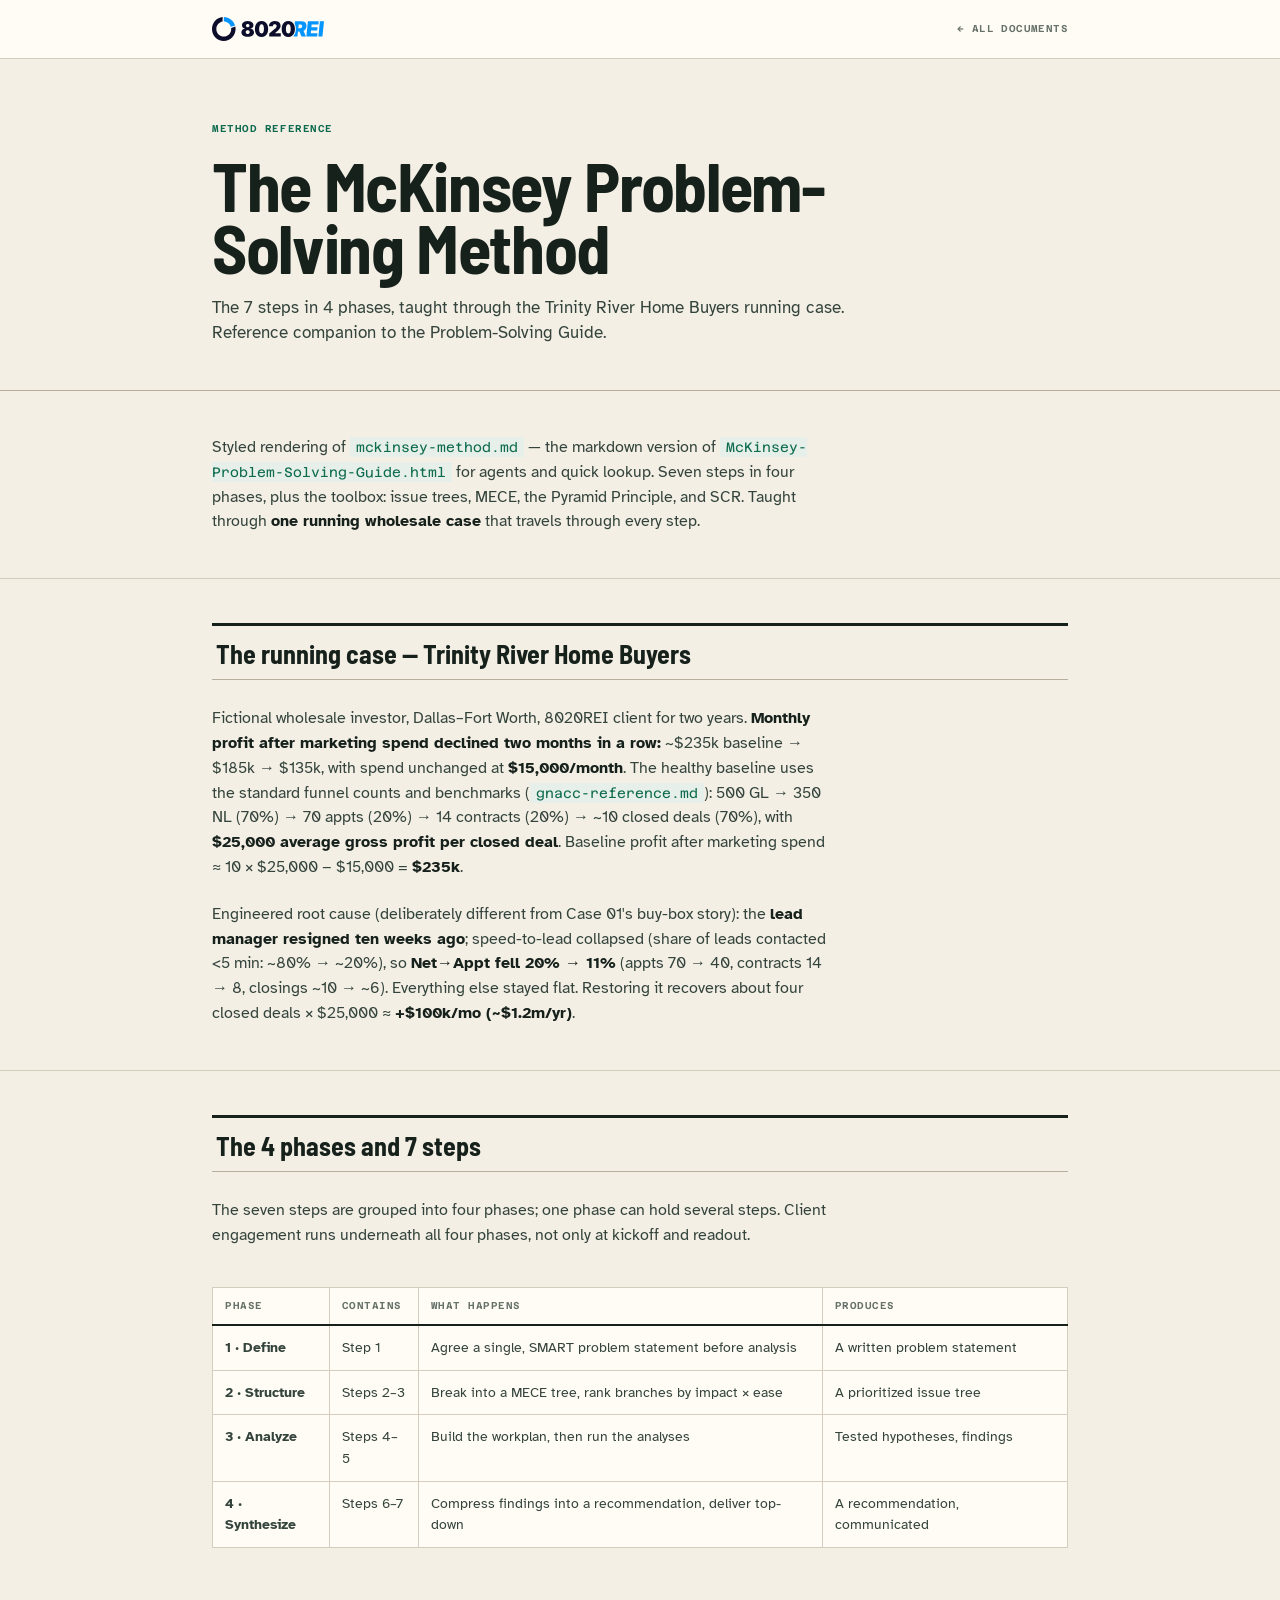
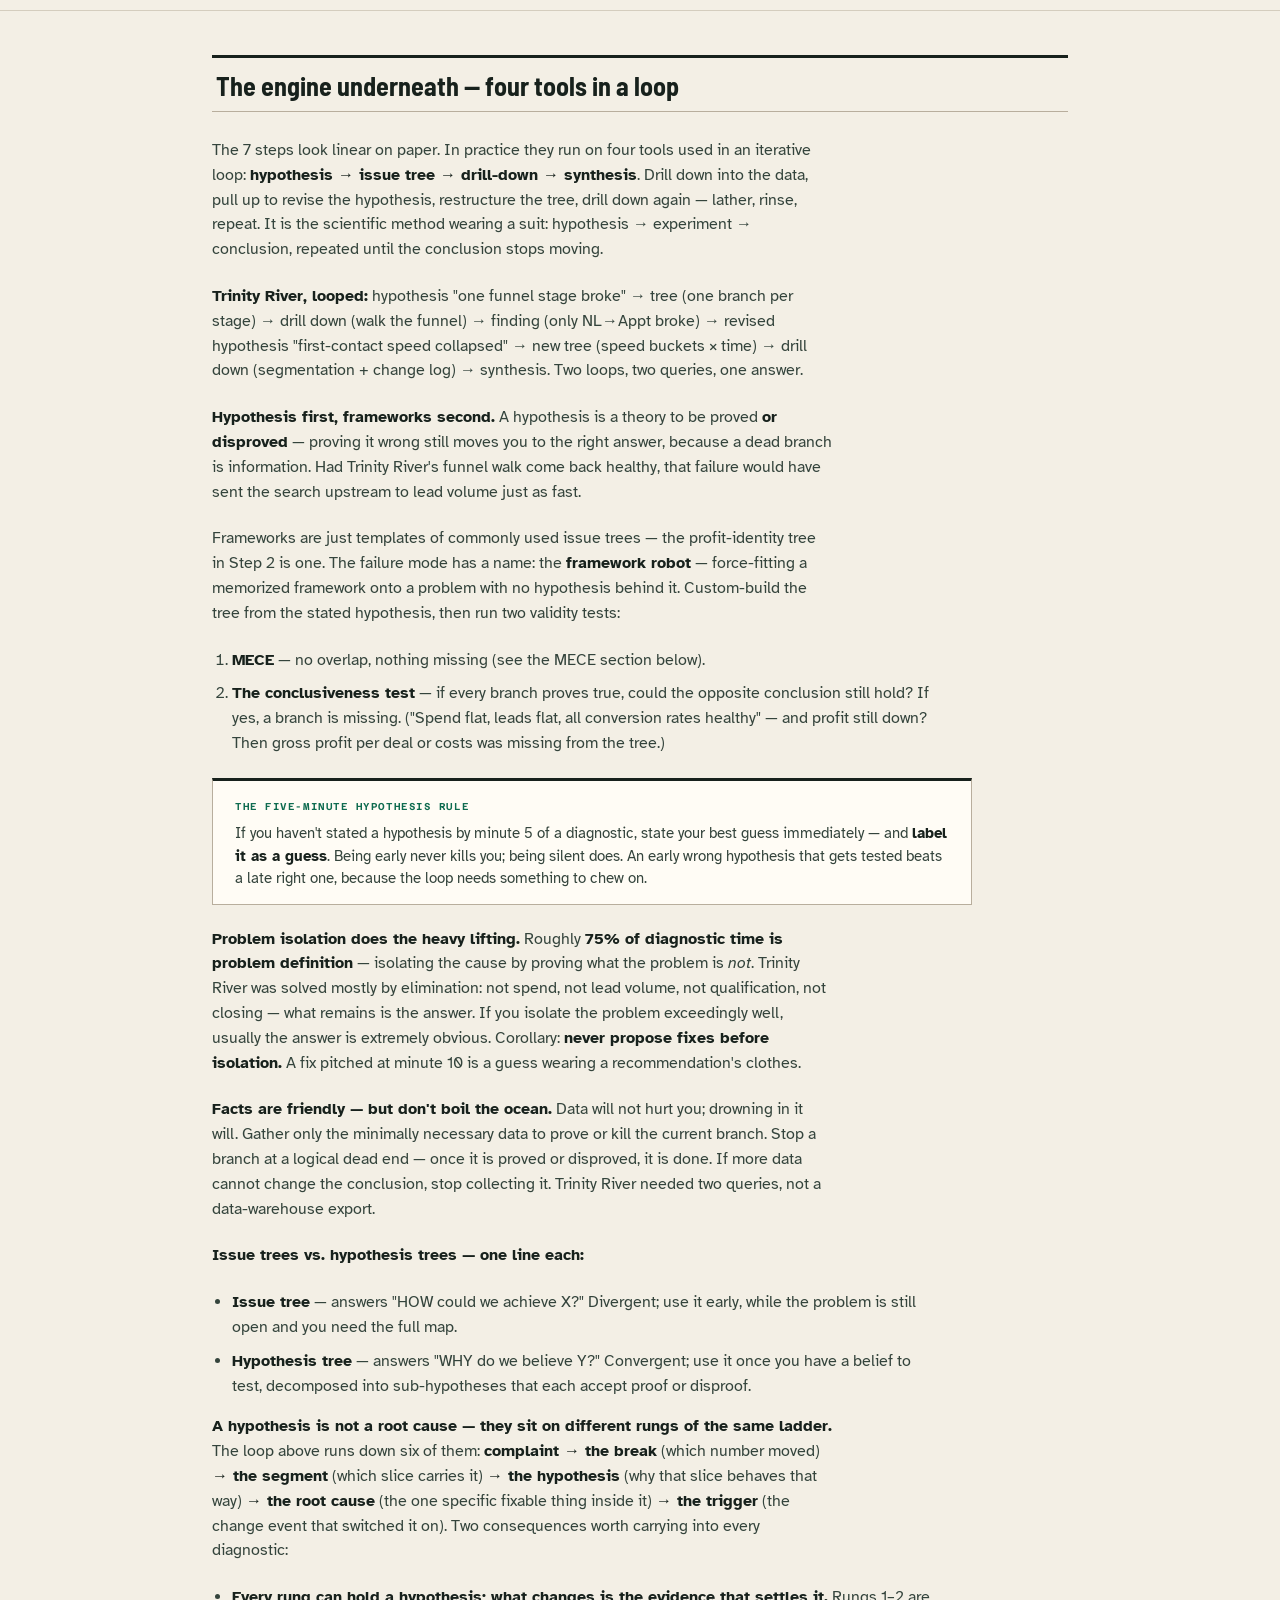
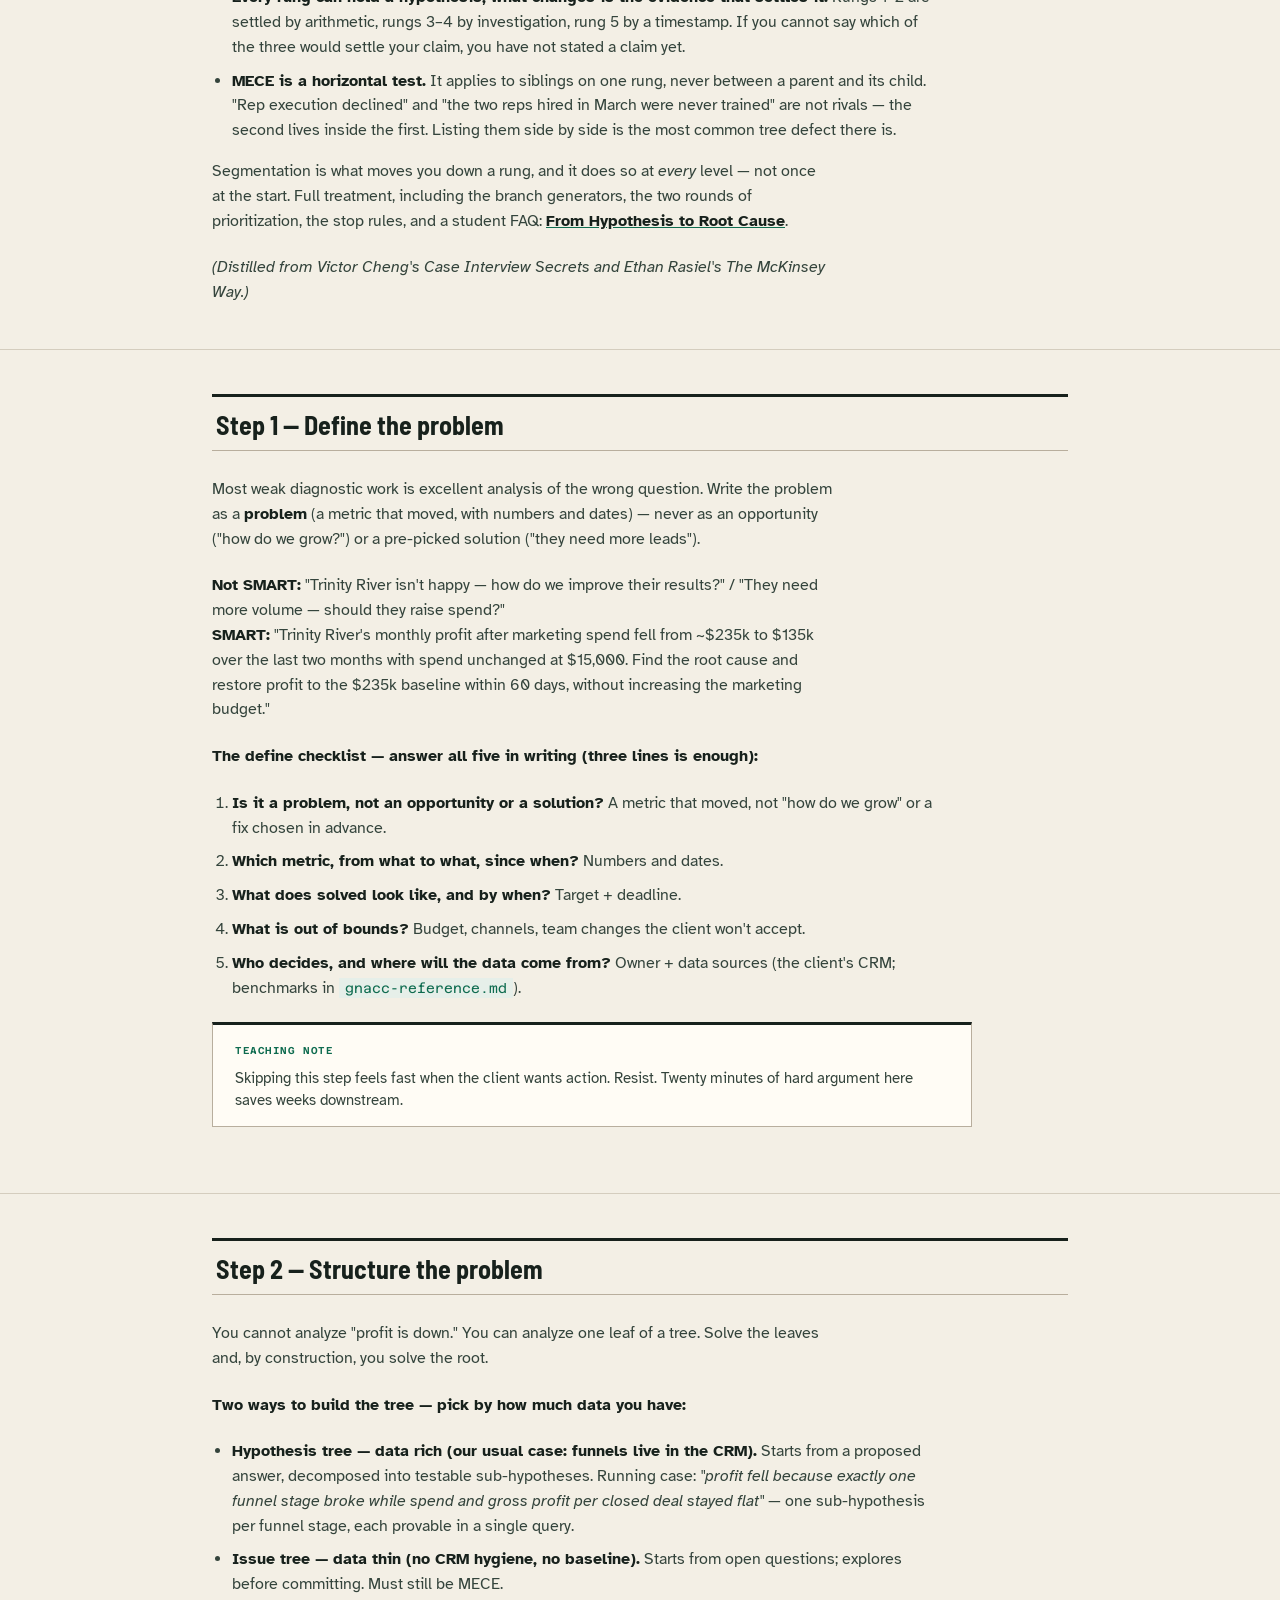
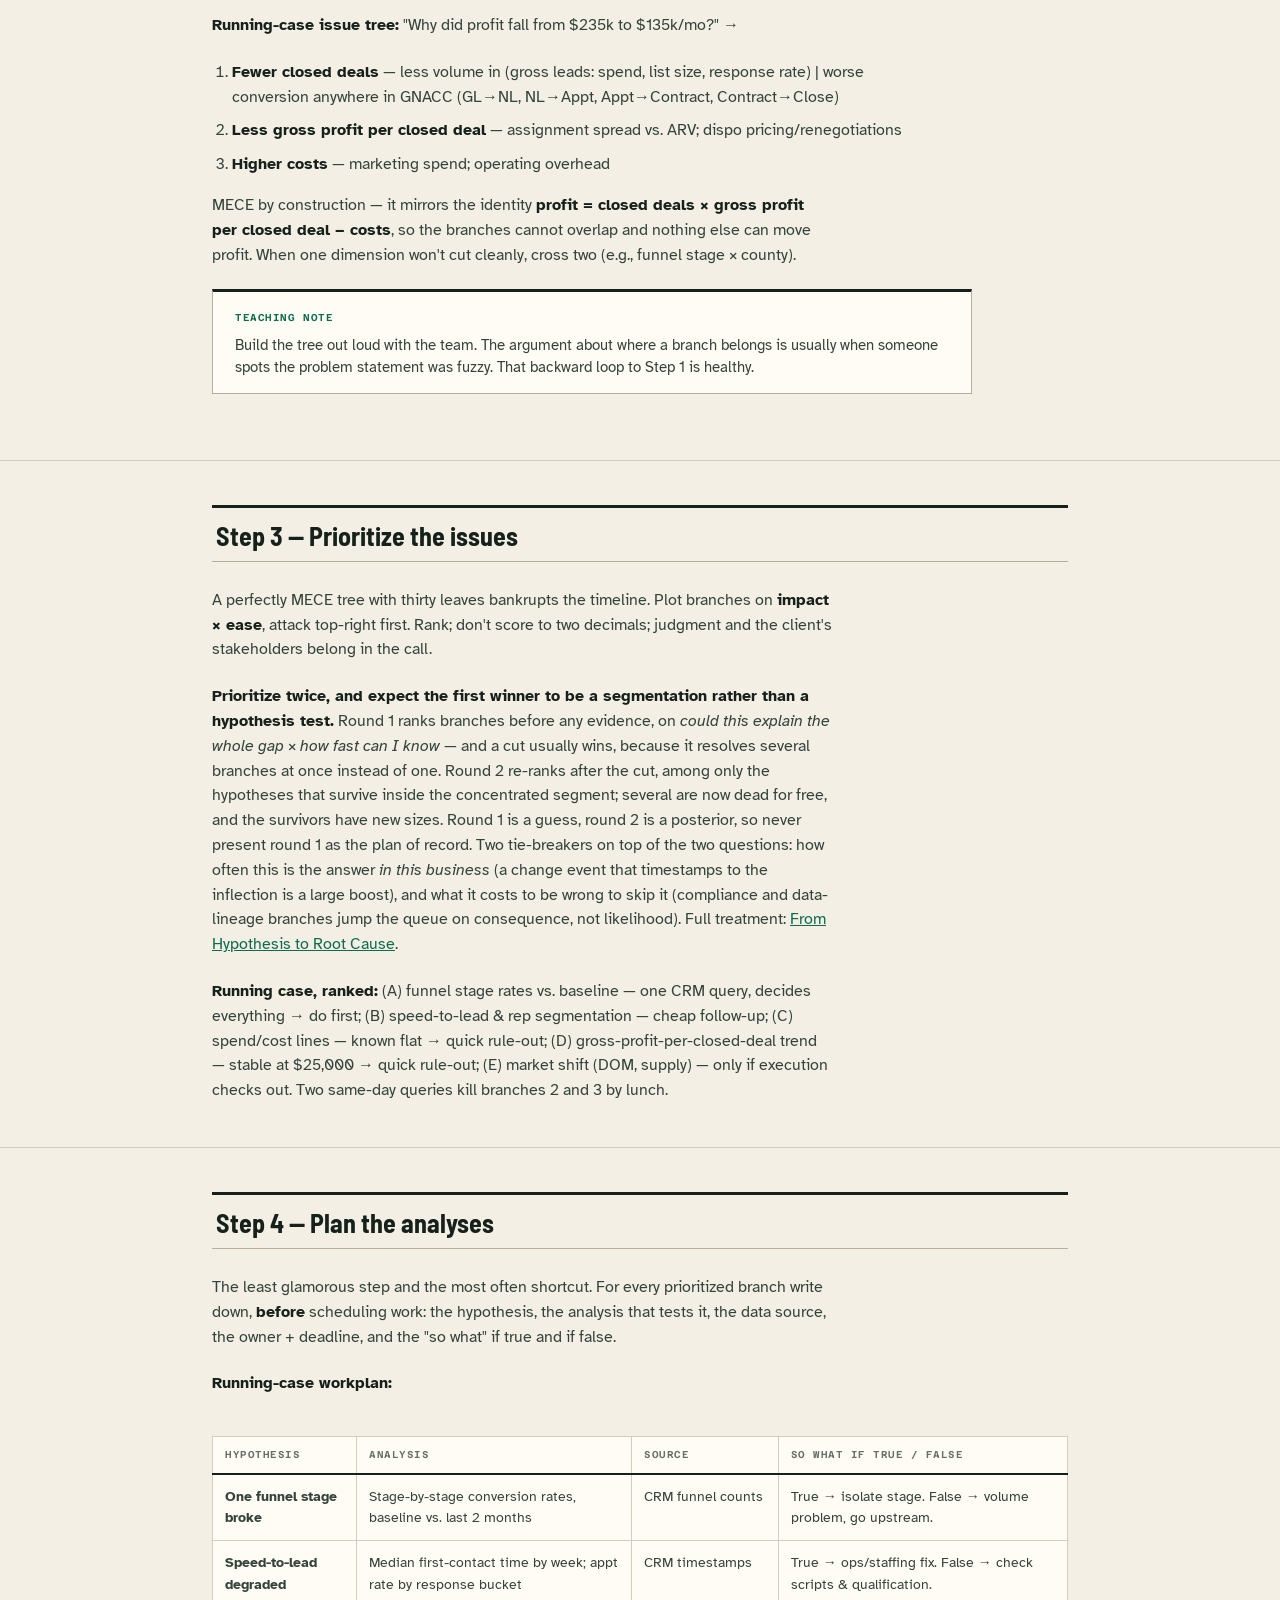
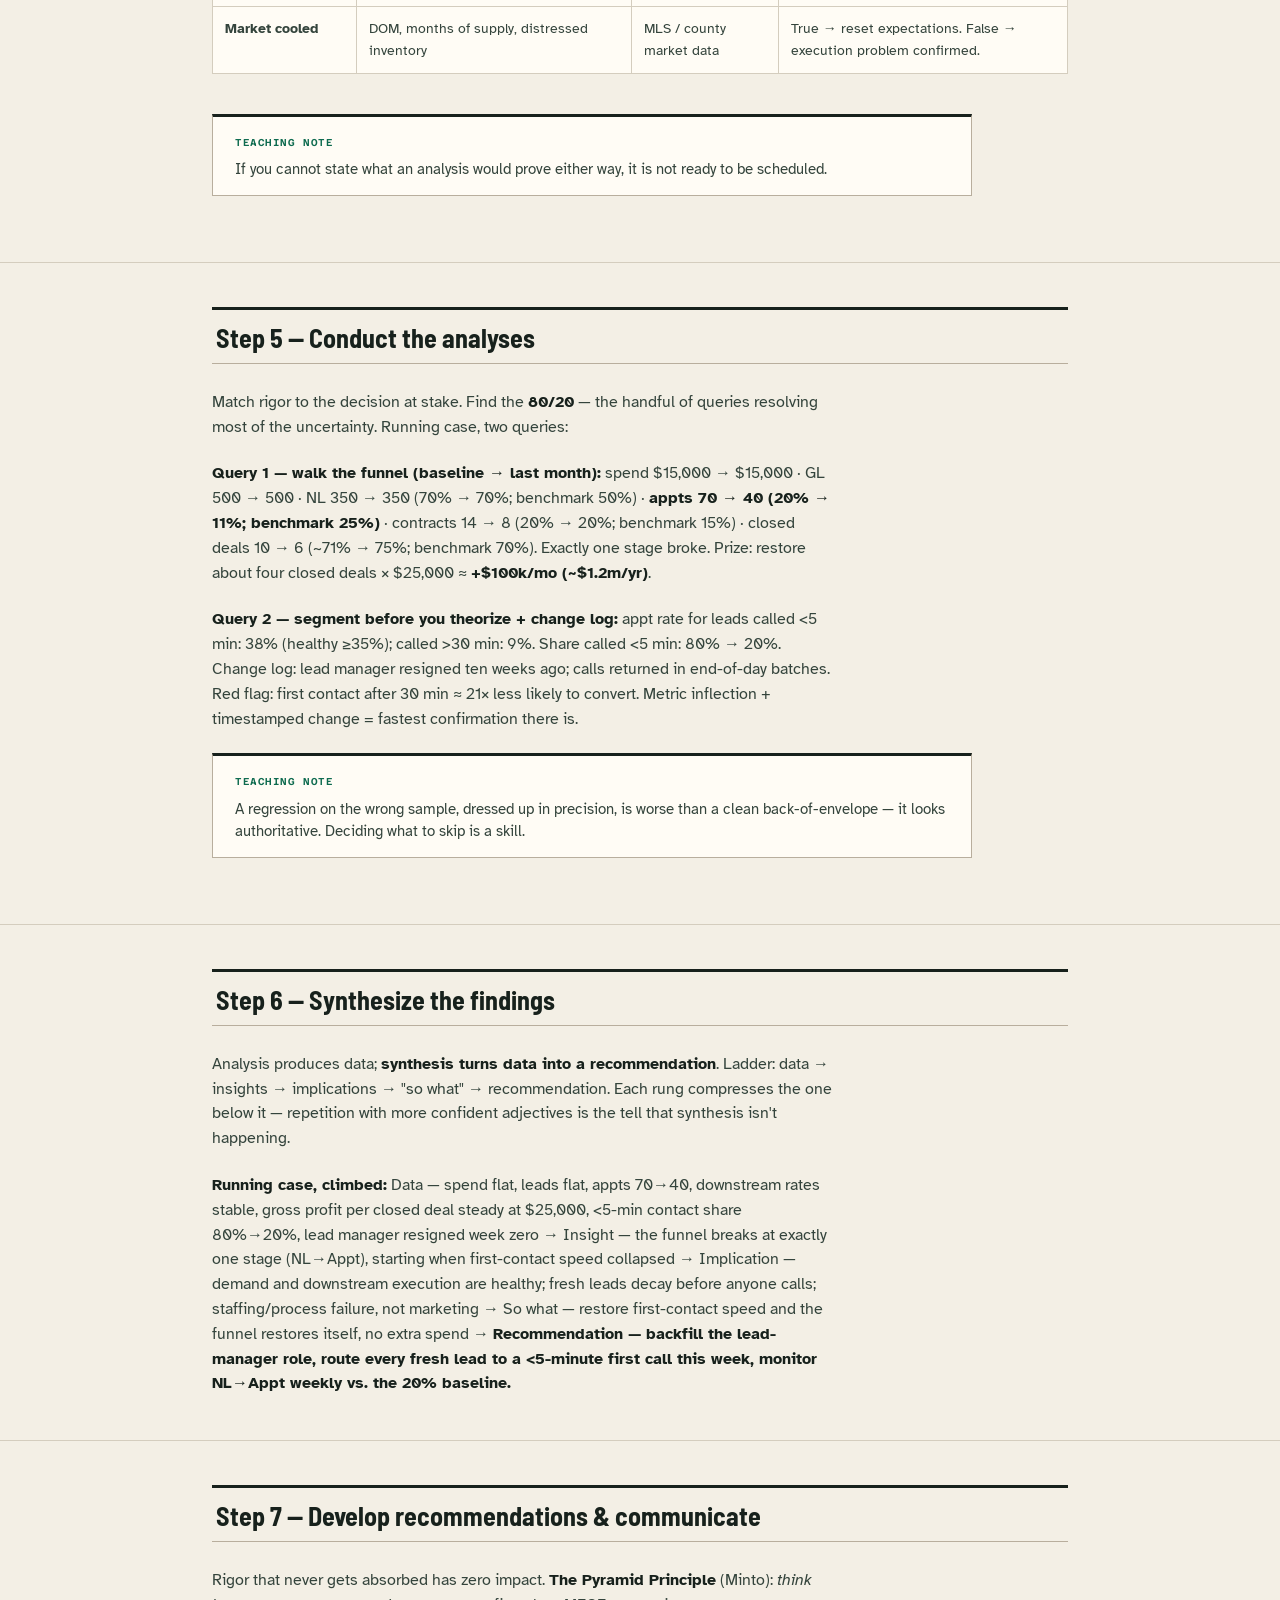
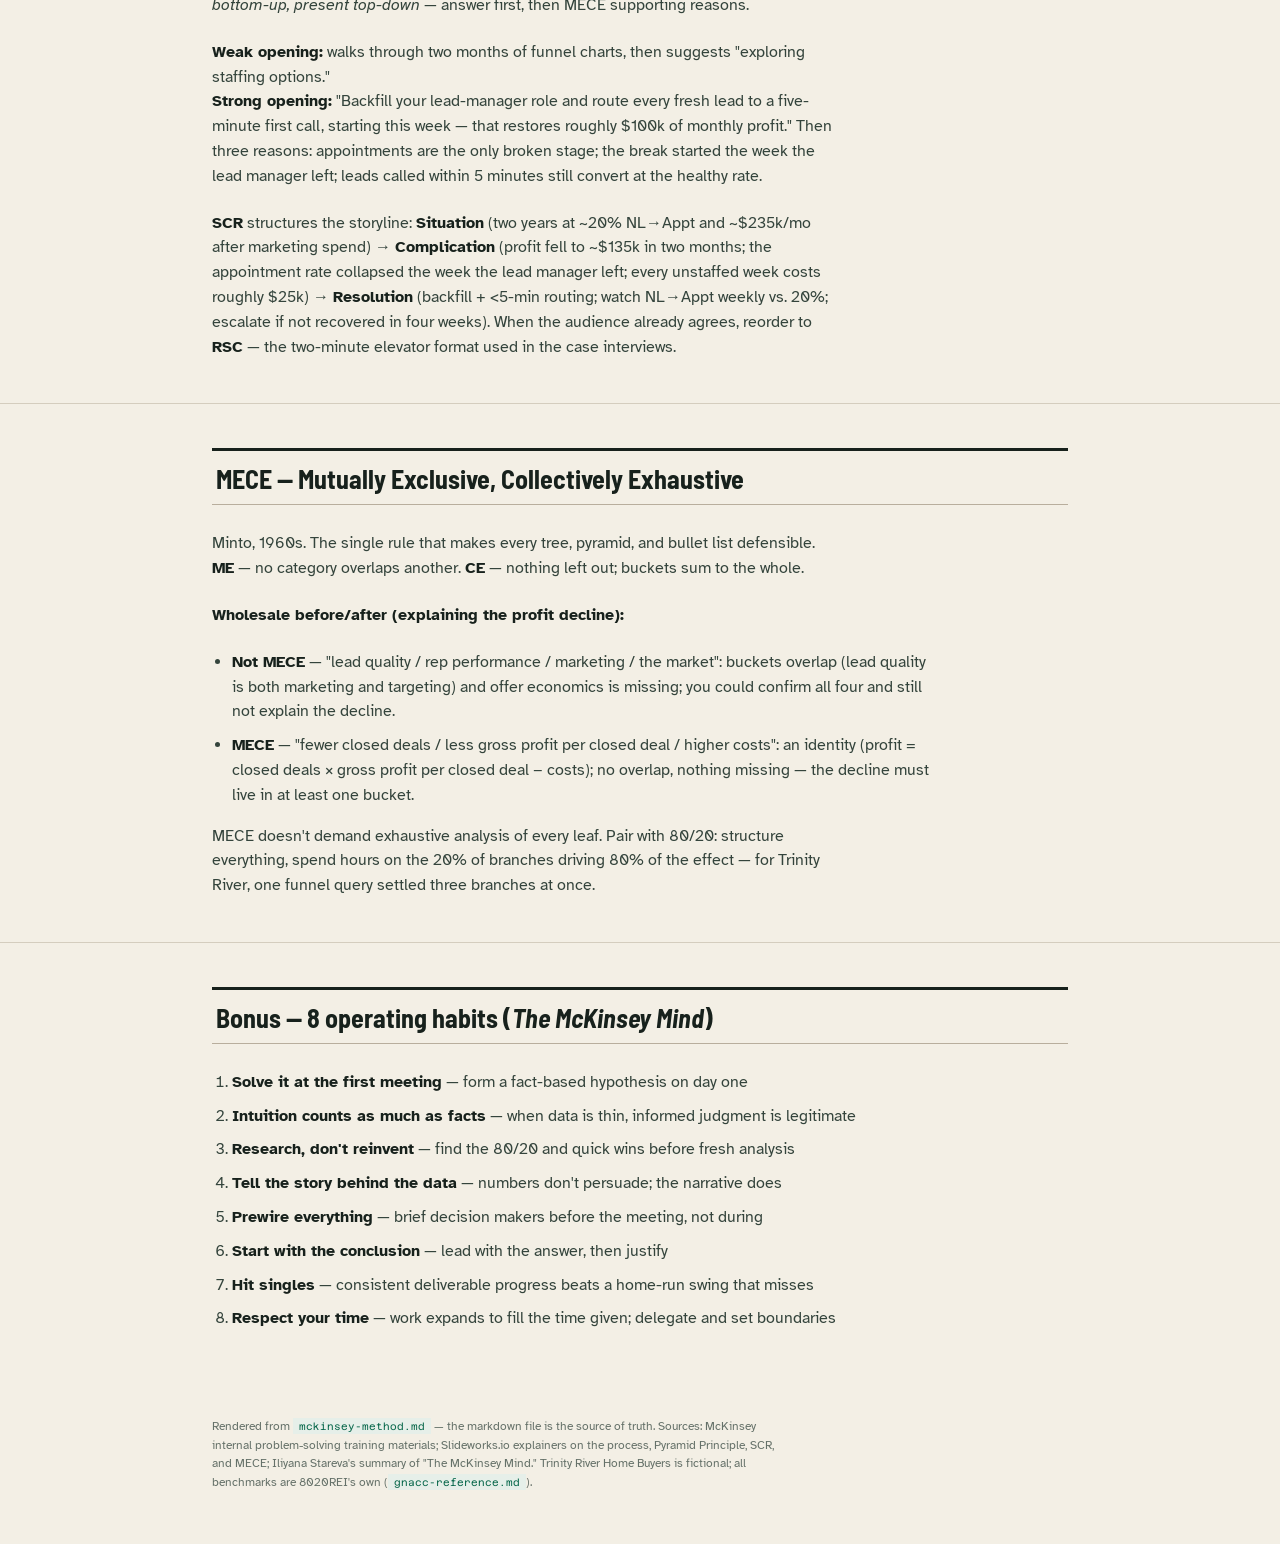
<file: mckinsey-method.html>
<!DOCTYPE html>
<html lang="en">
<head>
<meta charset="UTF-8">
<meta name="viewport" content="width=device-width, initial-scale=1.0">
<link rel="icon" href="assets/8020rei-logo.svg" type="image/svg+xml">
<title>The McKinsey Problem-Solving Method — 8020IQ</title>
<link rel="preconnect" href="https://fonts.googleapis.com">
<link rel="preconnect" href="https://fonts.gstatic.com" crossorigin>
<link href="https://fonts.googleapis.com/css2?family=Atkinson+Hyperlegible:wght@400;700&family=Azeret+Mono:wght@500;600&family=Barlow+Semi+Condensed:wght@600;700&display=swap" rel="stylesheet">
<style>
  /* ===== Casefile design tokens — light mode only ===== */
  :root {
    --paper: #F3EFE5;
    --surface: #FFFCF5;
    --ink: #17211C;
    --ink-soft: #34443C;
    --muted: #657169;
    --rule: #D4CDBE;
    --rule-strong: #B8AE9D;
    --emerald: #0E6B4F;
    --alert: #B6402A;
    --font-display: 'Barlow Semi Condensed', 'Arial Narrow', sans-serif;
    --font-body: 'Atkinson Hyperlegible', Arial, sans-serif;
    --font-mono: 'Azeret Mono', Menlo, Consolas, monospace;
    color-scheme: light;
  }
  * { box-sizing: border-box; }
  html { scroll-behavior: smooth; }
  body {
    margin: 0; background: var(--paper); color: var(--ink);
    font-family: var(--font-body); font-size: 16px; line-height: 1.55;
    -webkit-font-smoothing: antialiased;
  }
  ::selection { background: #BFDFD2; color: var(--ink); }
  .wrap { width: 100%; min-width: 0; max-width: 920px; margin: 0 auto; padding: 0 32px; }
  h1, h2, h3, h4 { font-family: var(--font-display); font-weight: 700; color: var(--ink); margin: 0; text-wrap: balance; }
  p { max-width: 72ch; margin: 0 0 14px; }
  a { color: var(--emerald); }
  :focus-visible { outline: 3px solid #E2A72E; outline-offset: 3px; }
  .eyebrow {
    font-family: var(--font-mono); font-weight: 600; font-size: 10px; letter-spacing: 0.055em;
    text-transform: uppercase; color: var(--emerald);
  }

  .topnav {
    position: sticky; top: 0; z-index: 50;
    background: var(--surface);
    border-bottom: 1px solid var(--rule);
  }
  .nav-inner { display: flex; align-items: center; justify-content: space-between; gap: 18px; height: 58px; }
  .nav-brand {
    display: flex; align-items: center; gap: 10px;
    font-family: var(--font-display); font-weight: 700; font-size: 17px; letter-spacing: 0.01em;
    color: var(--ink); text-decoration: none;
  }
  .nav-brand img { display: block; width: 112px; height: auto; }
  .nav-back {
    padding: 7px 0;
    border-radius: 0;
    border-bottom: 1px solid transparent;
    font-family: var(--font-mono); font-size: 10px; font-weight: 600;
    letter-spacing: 0.04em; text-transform: uppercase;
    color: var(--muted); text-decoration: none;
  }
  .nav-back:hover { color: var(--emerald); border-bottom-color: var(--emerald); }

  header.hero {
    padding: 56px 0 44px;
    border-bottom: 1px solid var(--rule-strong);
  }
  header.hero h1 {
    max-width: 20ch;
    font-size: clamp(44px, 6vw, 68px); line-height: 0.92; letter-spacing: -0.02em;
    margin: 14px 0 16px;
  }
  header.hero .doc-sub { font-size: 16.5px; color: var(--ink-soft); max-width: 62ch; margin: 0; }
  header.hero .doc-sub b { color: var(--ink); }

  section { padding: 44px 0; border-bottom: 1px solid var(--rule); }
  section:last-of-type { border-bottom: none; }
  .sec-head {
    display: flex; justify-content: space-between; align-items: baseline; gap: 16px;
    padding: 15px 4px 12px; margin-bottom: 26px;
    border-top: 3px solid var(--ink); border-bottom: 1px solid var(--rule-strong);
  }
  .sec-head h2 { font-size: 26px; line-height: 1; }
  .sec-head span {
    font-family: var(--font-mono); font-size: 9px; letter-spacing: 0.04em;
    text-transform: uppercase; color: var(--muted);
  }
  .lede { color: var(--ink-soft); max-width: 62ch; margin-bottom: 22px; }
  .lede b { color: var(--ink); }
  ul.tight, ol.tight { padding-left: 20px; color: var(--ink-soft); max-width: 72ch; }
  ul.tight li, ol.tight li { margin-bottom: 9px; }
  ul.tight b, ol.tight b { color: var(--ink); }

  .table-scroll { overflow-x: auto; }
  table.data { width: 100%; border-collapse: collapse; margin: 18px 0; font-size: 14px; background: var(--surface); }
  table.data th {
    font-family: var(--font-mono); font-weight: 600; font-size: 10px; letter-spacing: 0.05em;
    text-transform: uppercase; color: var(--muted); text-align: left;
    padding: 10px 12px; border: 1px solid var(--rule); border-bottom: 2px solid var(--ink);
  }
  table.data td { padding: 11px 12px; border: 1px solid var(--rule); color: var(--ink-soft); vertical-align: top; }
  table.data td b { color: var(--ink); }
  td.mono { font-family: var(--font-mono); font-size: 12.5px; color: var(--emerald); white-space: nowrap; }
  td.strong { color: var(--ink); font-weight: 600; }
  td.bad { color: var(--alert); font-weight: 600; }
  td.good { color: var(--emerald); font-weight: 600; }

  .callout {
    background: var(--surface);
    border: 1px solid var(--rule-strong);
    border-top: 3px solid var(--ink);
    border-radius: 0;
    padding: 18px 22px 14px; margin: 22px 0; max-width: 760px;
  }
  .callout .eyebrow { display: block; margin-bottom: 8px; }
  .callout p { font-size: 14.5px; color: var(--ink-soft); margin: 0 0 10px; }
  .callout p:last-child { margin: 0; }
  .callout b { color: var(--ink); }

  code.inline {
    font-family: var(--font-mono); font-size: 0.85em;
    background: #E6EFE9; color: var(--emerald); padding: 2px 6px;
  }

  .funnel {
    display: flex; align-items: stretch; gap: 0; margin: 24px 0; padding: 20px;
    background: var(--surface);
    border: 1px solid var(--rule-strong);
    border-top: 3px solid var(--ink);
    overflow-x: auto;
  }
  .f-stage {
    flex: 1; min-width: 104px;
    background: var(--paper);
    border: 1px solid var(--rule);
    border-radius: 0;
    padding: 12px 10px; text-align: center;
  }
  .f-stage .f-name { font-family: var(--font-display); font-weight: 700; font-size: 12.5px; line-height: 1.3; }
  .f-stage .f-def { font-size: 10.5px; color: var(--muted); margin-top: 4px; line-height: 1.4; }
  .f-arrow { flex-shrink: 0; width: 60px; display: flex; flex-direction: column; align-items: center; justify-content: center; gap: 2px; }
  .f-arrow .f-rate { font-family: var(--font-mono); font-weight: 600; font-size: 11px; color: var(--emerald); white-space: nowrap; }
  .f-arrow .f-line { font-size: 14px; color: var(--muted); line-height: 1; }

  footer { padding: 26px 0 52px; font-size: 12px; color: var(--muted); }
  footer p { margin: 0; max-width: 72ch; }

  @media (max-width: 640px) {
    .wrap { padding-left: 16px; padding-right: 16px; }
    header.hero { padding: 40px 0 32px; }
  }
  @media (prefers-reduced-motion: reduce) {
    html { scroll-behavior: auto; }
  }
</style>
</head>
<body>

<nav class="topnav" aria-label="Site">
  <div class="wrap nav-inner">
    <a class="nav-brand" href="index.html" aria-label="8020REI home"><img src="assets/8020rei-logo.svg" alt="8020REI"></a>
    <a class="nav-back" href="index.html">&larr; All documents</a>
  </div>
</nav>

<header class="hero">
  <div class="wrap">
    <span class="eyebrow">Method Reference</span>
    <h1>The McKinsey Problem-Solving Method</h1>
    <p class="doc-sub">The 7 steps in 4 phases, taught through the Trinity River Home Buyers running case. Reference companion to the Problem-Solving Guide.</p>
  </div>
</header>

<section id="about">
  <div class="wrap">
    <p class="lede" style="margin-bottom:0;">Styled rendering of <code class="inline">mckinsey-method.md</code> — the markdown version of <code class="inline">McKinsey-Problem-Solving-Guide.html</code> for agents and quick lookup. Seven steps in four phases, plus the toolbox: issue trees, MECE, the Pyramid Principle, and SCR. Taught through <b>one running wholesale case</b> that travels through every step.</p>
  </div>
</section>

<section id="running-case">
  <div class="wrap">
    <div class="sec-head"><h2>The running case — Trinity River Home Buyers</h2></div>
    <p class="lede">Fictional wholesale investor, Dallas–Fort Worth, 8020REI client for two years. <b>Monthly profit after marketing spend declined two months in a row:</b> ~$235k baseline → $185k → $135k, with spend unchanged at <b>$15,000/month</b>. The healthy baseline uses the standard funnel counts and benchmarks (<code class="inline">gnacc-reference.md</code>): 500 GL → 350 NL (70%) → 70 appts (20%) → 14 contracts (20%) → ~10 closed deals (70%), with <b>$25,000 average gross profit per closed deal</b>. Baseline profit after marketing spend ≈ 10 × $25,000 − $15,000 = <b>$235k</b>.</p>
    <p class="lede" style="margin-bottom:0;">Engineered root cause (deliberately different from Case 01's buy-box story): the <b>lead manager resigned ten weeks ago</b>; speed-to-lead collapsed (share of leads contacted &lt;5 min: ~80% → ~20%), so <b>Net→Appt fell 20% → 11%</b> (appts 70 → 40, contracts 14 → 8, closings ~10 → ~6). Everything else stayed flat. Restoring it recovers about four closed deals × $25,000 ≈ <b>+$100k/mo (~$1.2m/yr)</b>.</p>
  </div>
</section>

<section id="phases">
  <div class="wrap">
    <div class="sec-head"><h2>The 4 phases and 7 steps</h2></div>
    <p class="lede">The seven steps are grouped into four phases; one phase can hold several steps. Client engagement runs underneath all four phases, not only at kickoff and readout.</p>
    <div class="table-scroll">
      <table class="data">
        <thead><tr><th>Phase</th><th>Contains</th><th>What happens</th><th>Produces</th></tr></thead>
        <tbody>
          <tr><td class="strong">1 · Define</td><td>Step 1</td><td>Agree a single, SMART problem statement before analysis</td><td>A written problem statement</td></tr>
          <tr><td class="strong">2 · Structure</td><td>Steps 2–3</td><td>Break into a MECE tree, rank branches by impact × ease</td><td>A prioritized issue tree</td></tr>
          <tr><td class="strong">3 · Analyze</td><td>Steps 4–5</td><td>Build the workplan, then run the analyses</td><td>Tested hypotheses, findings</td></tr>
          <tr><td class="strong">4 · Synthesize</td><td>Steps 6–7</td><td>Compress findings into a recommendation, deliver top-down</td><td>A recommendation, communicated</td></tr>
        </tbody>
      </table>
    </div>
  </div>
</section>

<section id="engine">
  <div class="wrap">
    <div class="sec-head"><h2>The engine underneath — four tools in a loop</h2></div>
    <p class="lede">The 7 steps look linear on paper. In practice they run on four tools used in an iterative loop: <b>hypothesis → issue tree → drill-down → synthesis</b>. Drill down into the data, pull up to revise the hypothesis, restructure the tree, drill down again — lather, rinse, repeat. It is the scientific method wearing a suit: hypothesis → experiment → conclusion, repeated until the conclusion stops moving.</p>
    <p class="lede"><b>Trinity River, looped:</b> hypothesis "one funnel stage broke" → tree (one branch per stage) → drill down (walk the funnel) → finding (only NL→Appt broke) → revised hypothesis "first-contact speed collapsed" → new tree (speed buckets × time) → drill down (segmentation + change log) → synthesis. Two loops, two queries, one answer.</p>
    <p class="lede"><b>Hypothesis first, frameworks second.</b> A hypothesis is a theory to be proved <b>or disproved</b> — proving it wrong still moves you to the right answer, because a dead branch is information. Had Trinity River's funnel walk come back healthy, that failure would have sent the search upstream to lead volume just as fast.</p>
    <p class="lede">Frameworks are just templates of commonly used issue trees — the profit-identity tree in Step 2 is one. The failure mode has a name: the <b>framework robot</b> — force-fitting a memorized framework onto a problem with no hypothesis behind it. Custom-build the tree from the stated hypothesis, then run two validity tests:</p>
    <ol class="tight">
      <li><b>MECE</b> — no overlap, nothing missing (see the MECE section below).</li>
      <li><b>The conclusiveness test</b> — if every branch proves true, could the opposite conclusion still hold? If yes, a branch is missing. ("Spend flat, leads flat, all conversion rates healthy" — and profit still down? Then gross profit per deal or costs was missing from the tree.)</li>
    </ol>
    <div class="callout">
      <span class="eyebrow">The Five-Minute Hypothesis Rule</span>
      <p>If you haven't stated a hypothesis by minute 5 of a diagnostic, state your best guess immediately — and <b>label it as a guess</b>. Being early never kills you; being silent does. An early wrong hypothesis that gets tested beats a late right one, because the loop needs something to chew on.</p>
    </div>
    <p class="lede"><b>Problem isolation does the heavy lifting.</b> Roughly <b>75% of diagnostic time is problem definition</b> — isolating the cause by proving what the problem is <i>not</i>. Trinity River was solved mostly by elimination: not spend, not lead volume, not qualification, not closing — what remains is the answer. If you isolate the problem exceedingly well, usually the answer is extremely obvious. Corollary: <b>never propose fixes before isolation.</b> A fix pitched at minute 10 is a guess wearing a recommendation's clothes.</p>
    <p class="lede"><b>Facts are friendly — but don't boil the ocean.</b> Data will not hurt you; drowning in it will. Gather only the minimally necessary data to prove or kill the current branch. Stop a branch at a logical dead end — once it is proved or disproved, it is done. If more data cannot change the conclusion, stop collecting it. Trinity River needed two queries, not a data-warehouse export.</p>
    <p class="lede"><b>Issue trees vs. hypothesis trees — one line each:</b></p>
    <ul class="tight">
      <li><b>Issue tree</b> — answers "HOW could we achieve X?" Divergent; use it early, while the problem is still open and you need the full map.</li>
      <li><b>Hypothesis tree</b> — answers "WHY do we believe Y?" Convergent; use it once you have a belief to test, decomposed into sub-hypotheses that each accept proof or disproof.</li>
    </ul>
    <p class="lede"><b>A hypothesis is not a root cause — they sit on different rungs of the same ladder.</b> The loop above runs down six of them: <b>complaint → the break</b> (which number moved) <b>→ the segment</b> (which slice carries it) <b>→ the hypothesis</b> (why that slice behaves that way) <b>→ the root cause</b> (the one specific fixable thing inside it) <b>→ the trigger</b> (the change event that switched it on). Two consequences worth carrying into every diagnostic:</p>
    <ul class="tight">
      <li><b>Every rung can hold a hypothesis; what changes is the evidence that settles it.</b> Rungs 1–2 are settled by arithmetic, rungs 3–4 by investigation, rung 5 by a timestamp. If you cannot say which of the three would settle your claim, you have not stated a claim yet.</li>
      <li><b>MECE is a horizontal test.</b> It applies to siblings on one rung, never between a parent and its child. "Rep execution declined" and "the two reps hired in March were never trained" are not rivals — the second lives inside the first. Listing them side by side is the most common tree defect there is.</li>
    </ul>
    <p class="lede">Segmentation is what moves you down a rung, and it does so at <i>every</i> level — not once at the start. Full treatment, including the branch generators, the two rounds of prioritization, the stop rules, and a student FAQ: <a href="hypothesis-to-root-cause.html"><b>From Hypothesis to Root Cause</b></a>.</p>
    <p class="lede" style="margin-bottom:0;"><i>(Distilled from Victor Cheng's Case Interview Secrets and Ethan Rasiel's The McKinsey Way.)</i></p>
  </div>
</section>

<section id="step-1">
  <div class="wrap">
    <div class="sec-head"><h2>Step 1 — Define the problem</h2></div>
    <p class="lede">Most weak diagnostic work is excellent analysis of the wrong question. Write the problem as a <b>problem</b> (a metric that moved, with numbers and dates) — never as an opportunity ("how do we grow?") or a pre-picked solution ("they need more leads").</p>
    <p class="lede"><b>Not SMART:</b> "Trinity River isn't happy — how do we improve their results?" / "They need more volume — should they raise spend?"<br>
    <b>SMART:</b> "Trinity River's monthly profit after marketing spend fell from ~$235k to $135k over the last two months with spend unchanged at $15,000. Find the root cause and restore profit to the $235k baseline within 60 days, without increasing the marketing budget."</p>
    <p class="lede"><b>The define checklist — answer all five in writing (three lines is enough):</b></p>
    <ol class="tight">
      <li><b>Is it a problem, not an opportunity or a solution?</b> A metric that moved, not "how do we grow" or a fix chosen in advance.</li>
      <li><b>Which metric, from what to what, since when?</b> Numbers and dates.</li>
      <li><b>What does solved look like, and by when?</b> Target + deadline.</li>
      <li><b>What is out of bounds?</b> Budget, channels, team changes the client won't accept.</li>
      <li><b>Who decides, and where will the data come from?</b> Owner + data sources (the client's CRM; benchmarks in <code class="inline">gnacc-reference.md</code>).</li>
    </ol>
    <div class="callout">
      <span class="eyebrow">Teaching note</span>
      <p>Skipping this step feels fast when the client wants action. Resist. Twenty minutes of hard argument here saves weeks downstream.</p>
    </div>
  </div>
</section>

<section id="step-2">
  <div class="wrap">
    <div class="sec-head"><h2>Step 2 — Structure the problem</h2></div>
    <p class="lede">You cannot analyze "profit is down." You can analyze one leaf of a tree. Solve the leaves and, by construction, you solve the root.</p>
    <p class="lede"><b>Two ways to build the tree — pick by how much data you have:</b></p>
    <ul class="tight">
      <li><b>Hypothesis tree — data rich (our usual case: funnels live in the CRM).</b> Starts from a proposed answer, decomposed into testable sub-hypotheses. Running case: <i>"profit fell because exactly one funnel stage broke while spend and gross profit per closed deal stayed flat"</i> — one sub-hypothesis per funnel stage, each provable in a single query.</li>
      <li><b>Issue tree — data thin (no CRM hygiene, no baseline).</b> Starts from open questions; explores before committing. Must still be MECE.</li>
    </ul>
    <p class="lede"><b>Running-case issue tree:</b> "Why did profit fall from $235k to $135k/mo?" →</p>
    <ol class="tight">
      <li><b>Fewer closed deals</b> — less volume in (gross leads: spend, list size, response rate) | worse conversion anywhere in GNACC (GL→NL, NL→Appt, Appt→Contract, Contract→Close)</li>
      <li><b>Less gross profit per closed deal</b> — assignment spread vs. ARV; dispo pricing/renegotiations</li>
      <li><b>Higher costs</b> — marketing spend; operating overhead</li>
    </ol>
    <p class="lede">MECE by construction — it mirrors the identity <b>profit = closed deals × gross profit per closed deal − costs</b>, so the branches cannot overlap and nothing else can move profit. When one dimension won't cut cleanly, cross two (e.g., funnel stage × county).</p>
    <div class="callout">
      <span class="eyebrow">Teaching note</span>
      <p>Build the tree out loud with the team. The argument about where a branch belongs is usually when someone spots the problem statement was fuzzy. That backward loop to Step 1 is healthy.</p>
    </div>
  </div>
</section>

<section id="step-3">
  <div class="wrap">
    <div class="sec-head"><h2>Step 3 — Prioritize the issues</h2></div>
    <p class="lede">A perfectly MECE tree with thirty leaves bankrupts the timeline. Plot branches on <b>impact × ease</b>, attack top-right first. Rank; don't score to two decimals; judgment and the client's stakeholders belong in the call.</p>
    <p class="lede"><b>Prioritize twice, and expect the first winner to be a segmentation rather than a hypothesis test.</b> Round 1 ranks branches before any evidence, on <i>could this explain the whole gap</i> × <i>how fast can I know</i> — and a cut usually wins, because it resolves several branches at once instead of one. Round 2 re-ranks after the cut, among only the hypotheses that survive inside the concentrated segment; several are now dead for free, and the survivors have new sizes. Round 1 is a guess, round 2 is a posterior, so never present round 1 as the plan of record. Two tie-breakers on top of the two questions: how often this is the answer <i>in this business</i> (a change event that timestamps to the inflection is a large boost), and what it costs to be wrong to skip it (compliance and data-lineage branches jump the queue on consequence, not likelihood). Full treatment: <a href="hypothesis-to-root-cause.html">From Hypothesis to Root Cause</a>.</p>
    <p class="lede" style="margin-bottom:0;"><b>Running case, ranked:</b> (A) funnel stage rates vs. baseline — one CRM query, decides everything → do first; (B) speed-to-lead &amp; rep segmentation — cheap follow-up; (C) spend/cost lines — known flat → quick rule-out; (D) gross-profit-per-closed-deal trend — stable at $25,000 → quick rule-out; (E) market shift (DOM, supply) — only if execution checks out. Two same-day queries kill branches 2 and 3 by lunch.</p>
  </div>
</section>

<section id="step-4">
  <div class="wrap">
    <div class="sec-head"><h2>Step 4 — Plan the analyses</h2></div>
    <p class="lede">The least glamorous step and the most often shortcut. For every prioritized branch write down, <b>before</b> scheduling work: the hypothesis, the analysis that tests it, the data source, the owner + deadline, and the "so what" if true and if false.</p>
    <p class="lede"><b>Running-case workplan:</b></p>
    <div class="table-scroll">
      <table class="data">
        <thead><tr><th>Hypothesis</th><th>Analysis</th><th>Source</th><th>So what if true / false</th></tr></thead>
        <tbody>
          <tr><td class="strong">One funnel stage broke</td><td>Stage-by-stage conversion rates, baseline vs. last 2 months</td><td>CRM funnel counts</td><td>True → isolate stage. False → volume problem, go upstream.</td></tr>
          <tr><td class="strong">Speed-to-lead degraded</td><td>Median first-contact time by week; appt rate by response bucket</td><td>CRM timestamps</td><td>True → ops/staffing fix. False → check scripts &amp; qualification.</td></tr>
          <tr><td class="strong">Market cooled</td><td>DOM, months of supply, distressed inventory</td><td>MLS / county market data</td><td>True → reset expectations. False → execution problem confirmed.</td></tr>
        </tbody>
      </table>
    </div>
    <div class="callout">
      <span class="eyebrow">Teaching note</span>
      <p>If you cannot state what an analysis would prove either way, it is not ready to be scheduled.</p>
    </div>
  </div>
</section>

<section id="step-5">
  <div class="wrap">
    <div class="sec-head"><h2>Step 5 — Conduct the analyses</h2></div>
    <p class="lede">Match rigor to the decision at stake. Find the <b>80/20</b> — the handful of queries resolving most of the uncertainty. Running case, two queries:</p>
    <p class="lede"><b>Query 1 — walk the funnel (baseline → last month):</b> spend $15,000 → $15,000 · GL 500 → 500 · NL 350 → 350 (70% → 70%; benchmark 50%) · <b>appts 70 → 40 (20% → 11%; benchmark 25%)</b> · contracts 14 → 8 (20% → 20%; benchmark 15%) · closed deals 10 → 6 (~71% → 75%; benchmark 70%). Exactly one stage broke. Prize: restore about four closed deals × $25,000 ≈ <b>+$100k/mo (~$1.2m/yr)</b>.</p>
    <p class="lede"><b>Query 2 — segment before you theorize + change log:</b> appt rate for leads called &lt;5 min: 38% (healthy ≥35%); called &gt;30 min: 9%. Share called &lt;5 min: 80% → 20%. Change log: lead manager resigned ten weeks ago; calls returned in end-of-day batches. Red flag: first contact after 30 min ≈ 21× less likely to convert. Metric inflection + timestamped change = fastest confirmation there is.</p>
    <div class="callout">
      <span class="eyebrow">Teaching note</span>
      <p>A regression on the wrong sample, dressed up in precision, is worse than a clean back-of-envelope — it looks authoritative. Deciding what to skip is a skill.</p>
    </div>
  </div>
</section>

<section id="step-6">
  <div class="wrap">
    <div class="sec-head"><h2>Step 6 — Synthesize the findings</h2></div>
    <p class="lede">Analysis produces data; <b>synthesis turns data into a recommendation</b>. Ladder: data → insights → implications → "so what" → recommendation. Each rung compresses the one below it — repetition with more confident adjectives is the tell that synthesis isn't happening.</p>
    <p class="lede" style="margin-bottom:0;"><b>Running case, climbed:</b> Data — spend flat, leads flat, appts 70→40, downstream rates stable, gross profit per closed deal steady at $25,000, &lt;5-min contact share 80%→20%, lead manager resigned week zero → Insight — the funnel breaks at exactly one stage (NL→Appt), starting when first-contact speed collapsed → Implication — demand and downstream execution are healthy; fresh leads decay before anyone calls; staffing/process failure, not marketing → So what — restore first-contact speed and the funnel restores itself, no extra spend → <b>Recommendation — backfill the lead-manager role, route every fresh lead to a &lt;5-minute first call this week, monitor NL→Appt weekly vs. the 20% baseline.</b></p>
  </div>
</section>

<section id="step-7">
  <div class="wrap">
    <div class="sec-head"><h2>Step 7 — Develop recommendations &amp; communicate</h2></div>
    <p class="lede">Rigor that never gets absorbed has zero impact. <b>The Pyramid Principle</b> (Minto): <i>think bottom-up, present top-down</i> — answer first, then MECE supporting reasons.</p>
    <p class="lede"><b>Weak opening:</b> walks through two months of funnel charts, then suggests "exploring staffing options."<br>
    <b>Strong opening:</b> "Backfill your lead-manager role and route every fresh lead to a five-minute first call, starting this week — that restores roughly $100k of monthly profit." Then three reasons: appointments are the only broken stage; the break started the week the lead manager left; leads called within 5 minutes still convert at the healthy rate.</p>
    <p class="lede" style="margin-bottom:0;"><b>SCR</b> structures the storyline: <b>Situation</b> (two years at ~20% NL→Appt and ~$235k/mo after marketing spend) → <b>Complication</b> (profit fell to ~$135k in two months; the appointment rate collapsed the week the lead manager left; every unstaffed week costs roughly $25k) → <b>Resolution</b> (backfill + &lt;5-min routing; watch NL→Appt weekly vs. 20%; escalate if not recovered in four weeks). When the audience already agrees, reorder to <b>RSC</b> — the two-minute elevator format used in the case interviews.</p>
  </div>
</section>

<section id="mece">
  <div class="wrap">
    <div class="sec-head"><h2>MECE — Mutually Exclusive, Collectively Exhaustive</h2></div>
    <p class="lede">Minto, 1960s. The single rule that makes every tree, pyramid, and bullet list defensible. <b>ME</b> — no category overlaps another. <b>CE</b> — nothing left out; buckets sum to the whole.</p>
    <p class="lede"><b>Wholesale before/after (explaining the profit decline):</b></p>
    <ul class="tight">
      <li><b>Not MECE</b> — "lead quality / rep performance / marketing / the market": buckets overlap (lead quality is both marketing and targeting) and offer economics is missing; you could confirm all four and still not explain the decline.</li>
      <li><b>MECE</b> — "fewer closed deals / less gross profit per closed deal / higher costs": an identity (profit = closed deals × gross profit per closed deal − costs); no overlap, nothing missing — the decline must live in at least one bucket.</li>
    </ul>
    <p class="lede" style="margin-bottom:0;">MECE doesn't demand exhaustive analysis of every leaf. Pair with 80/20: structure everything, spend hours on the 20% of branches driving 80% of the effect — for Trinity River, one funnel query settled three branches at once.</p>
  </div>
</section>

<section id="habits">
  <div class="wrap">
    <div class="sec-head"><h2>Bonus — 8 operating habits (<i>The McKinsey Mind</i>)</h2></div>
    <ol class="tight">
      <li><b>Solve it at the first meeting</b> — form a fact-based hypothesis on day one</li>
      <li><b>Intuition counts as much as facts</b> — when data is thin, informed judgment is legitimate</li>
      <li><b>Research, don't reinvent</b> — find the 80/20 and quick wins before fresh analysis</li>
      <li><b>Tell the story behind the data</b> — numbers don't persuade; the narrative does</li>
      <li><b>Prewire everything</b> — brief decision makers before the meeting, not during</li>
      <li><b>Start with the conclusion</b> — lead with the answer, then justify</li>
      <li><b>Hit singles</b> — consistent deliverable progress beats a home-run swing that misses</li>
      <li><b>Respect your time</b> — work expands to fill the time given; delegate and set boundaries</li>
    </ol>
  </div>
</section>

<footer>
  <div class="wrap">
    <p>Rendered from <code class="inline">mckinsey-method.md</code> — the markdown file is the source of truth. Sources: McKinsey internal problem-solving training materials; Slideworks.io explainers on the process, Pyramid Principle, SCR, and MECE; Iliyana Stareva's summary of "The McKinsey Mind." Trinity River Home Buyers is fictional; all benchmarks are 8020REI's own (<code class="inline">gnacc-reference.md</code>).</p>
  </div>
</footer>

</body>
</html>
</file>
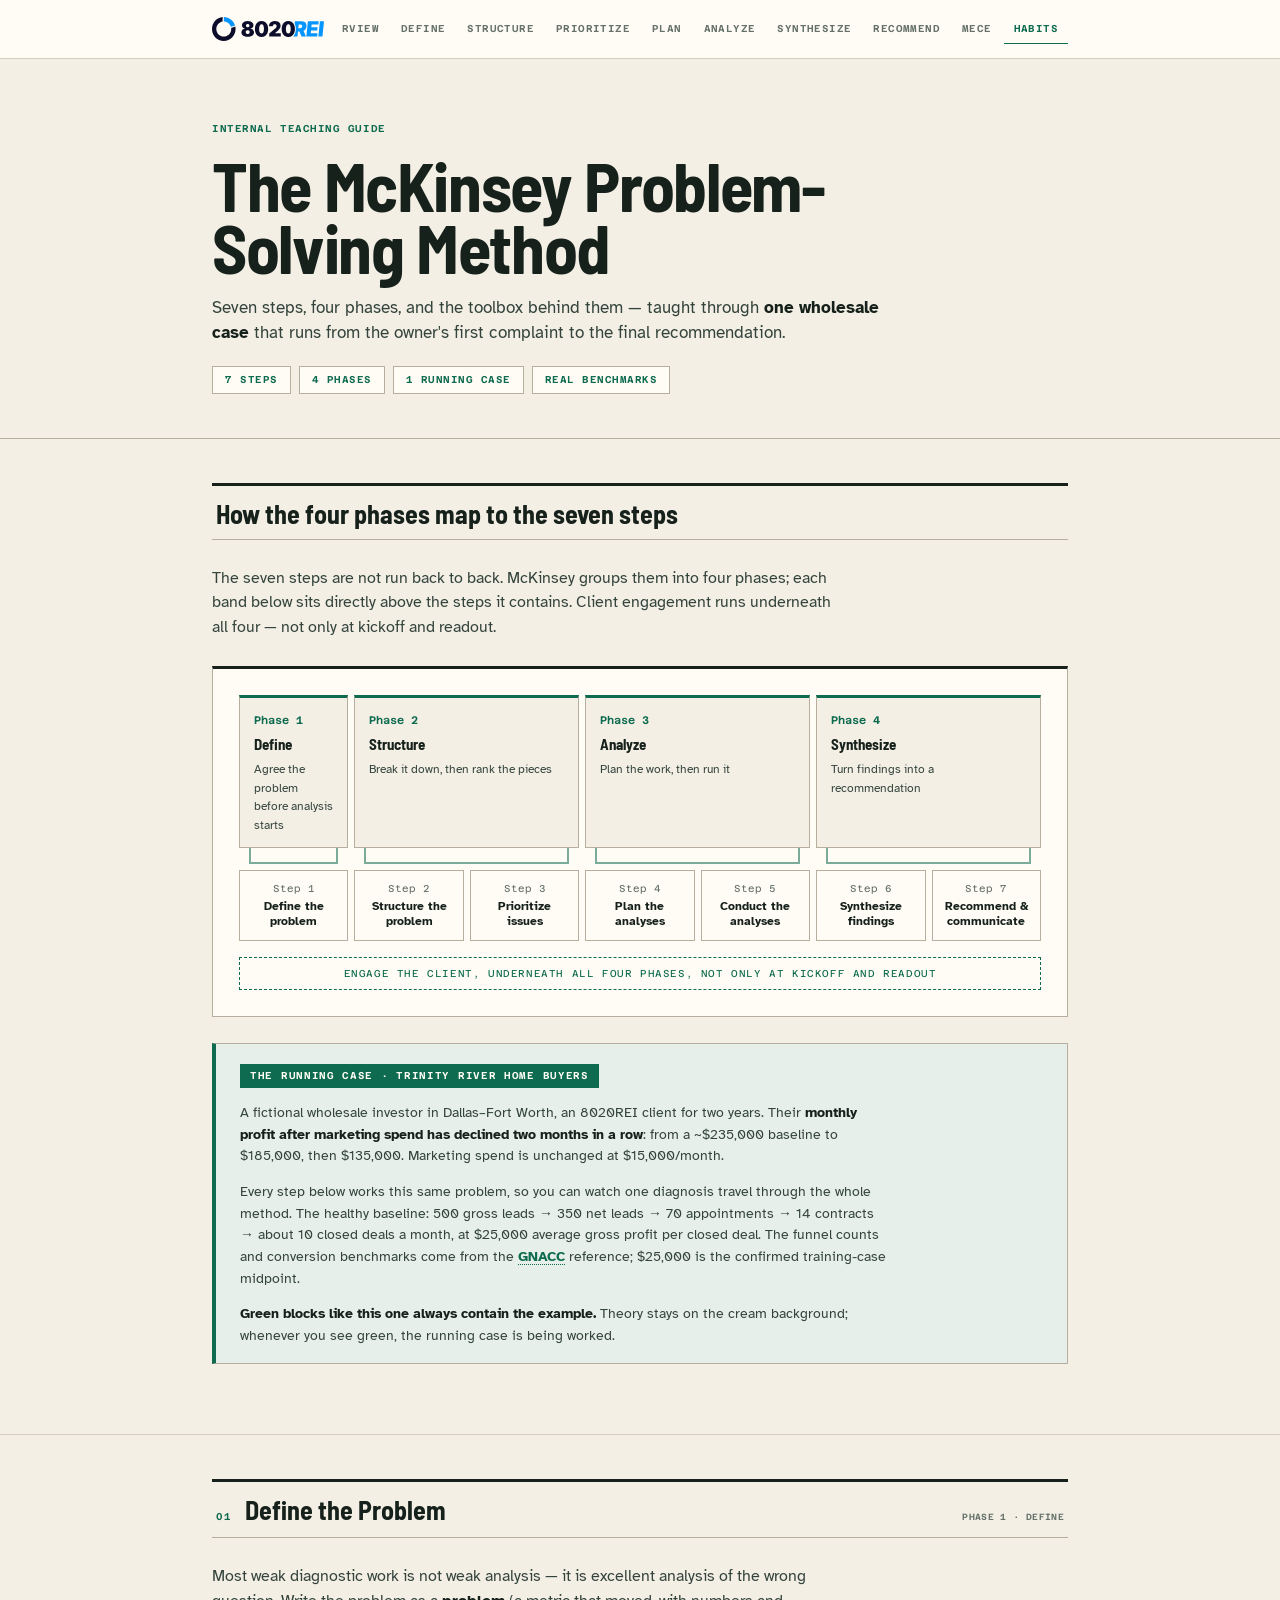
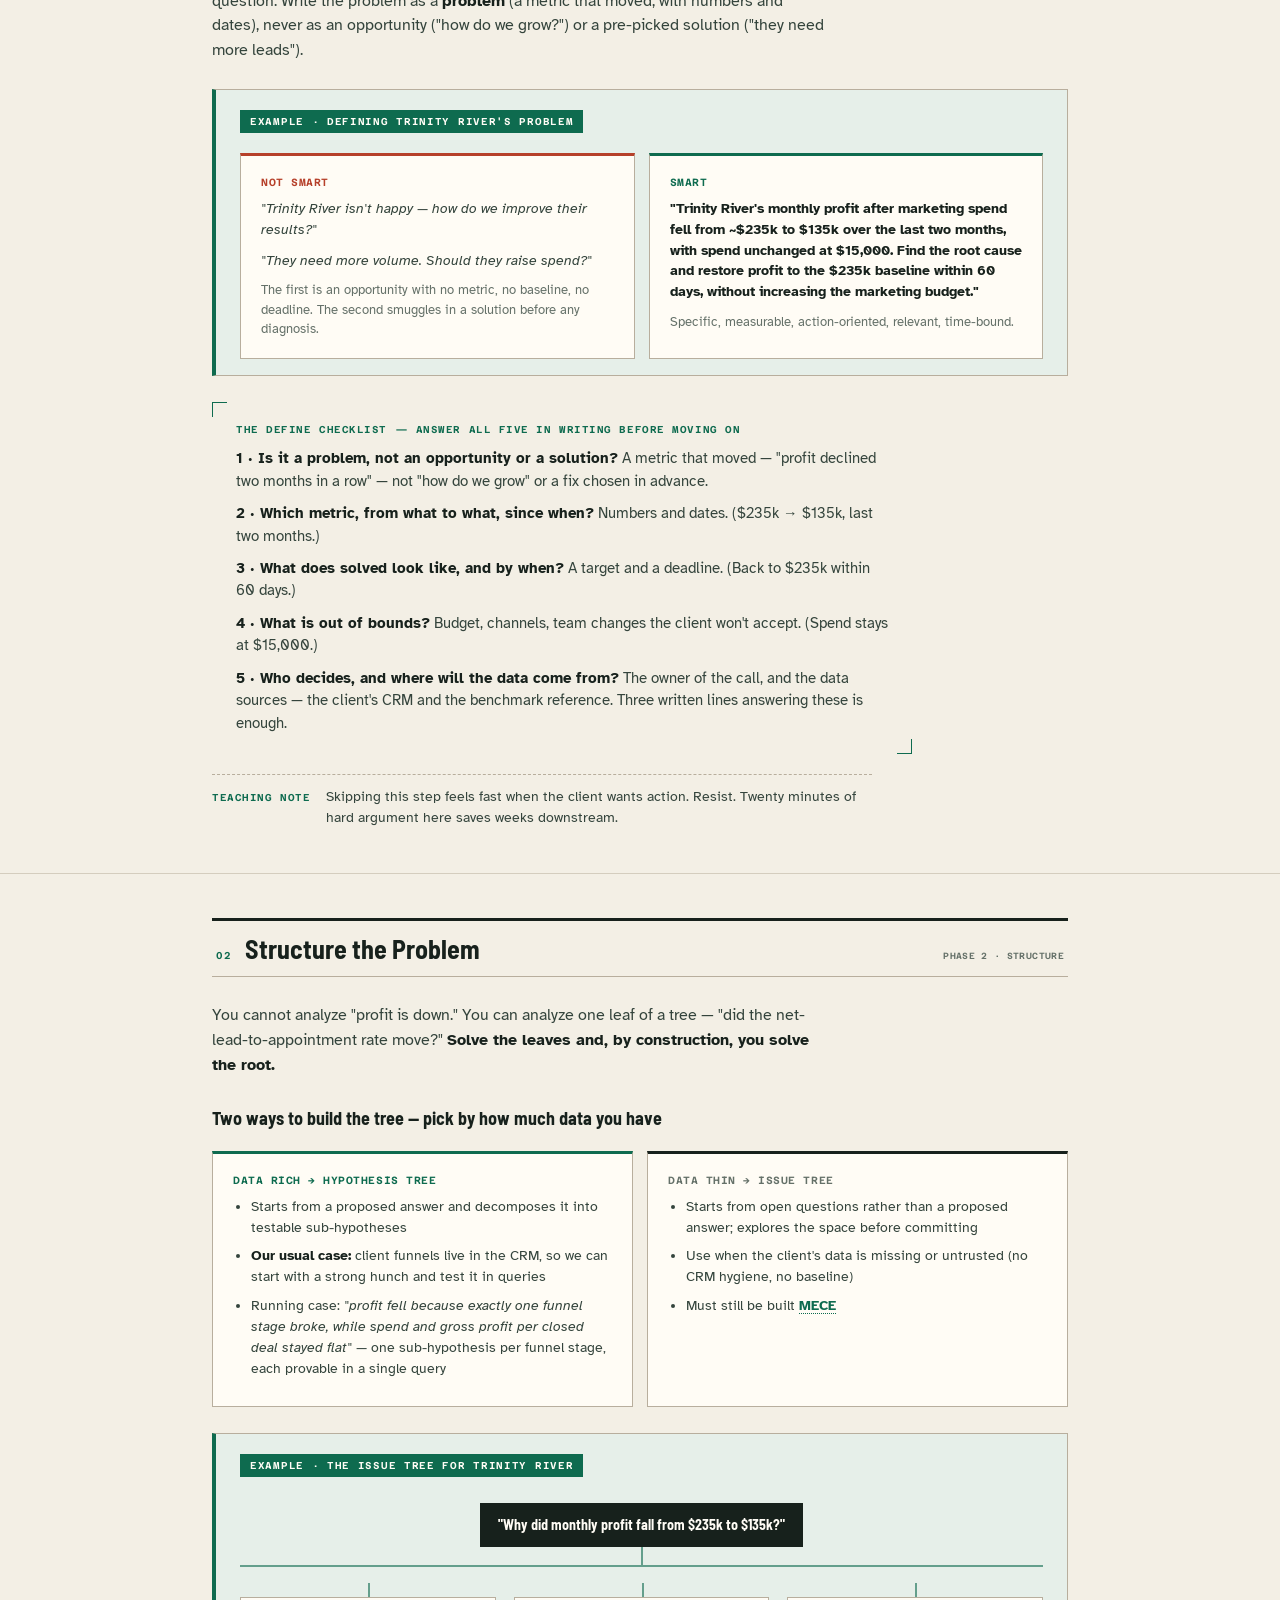
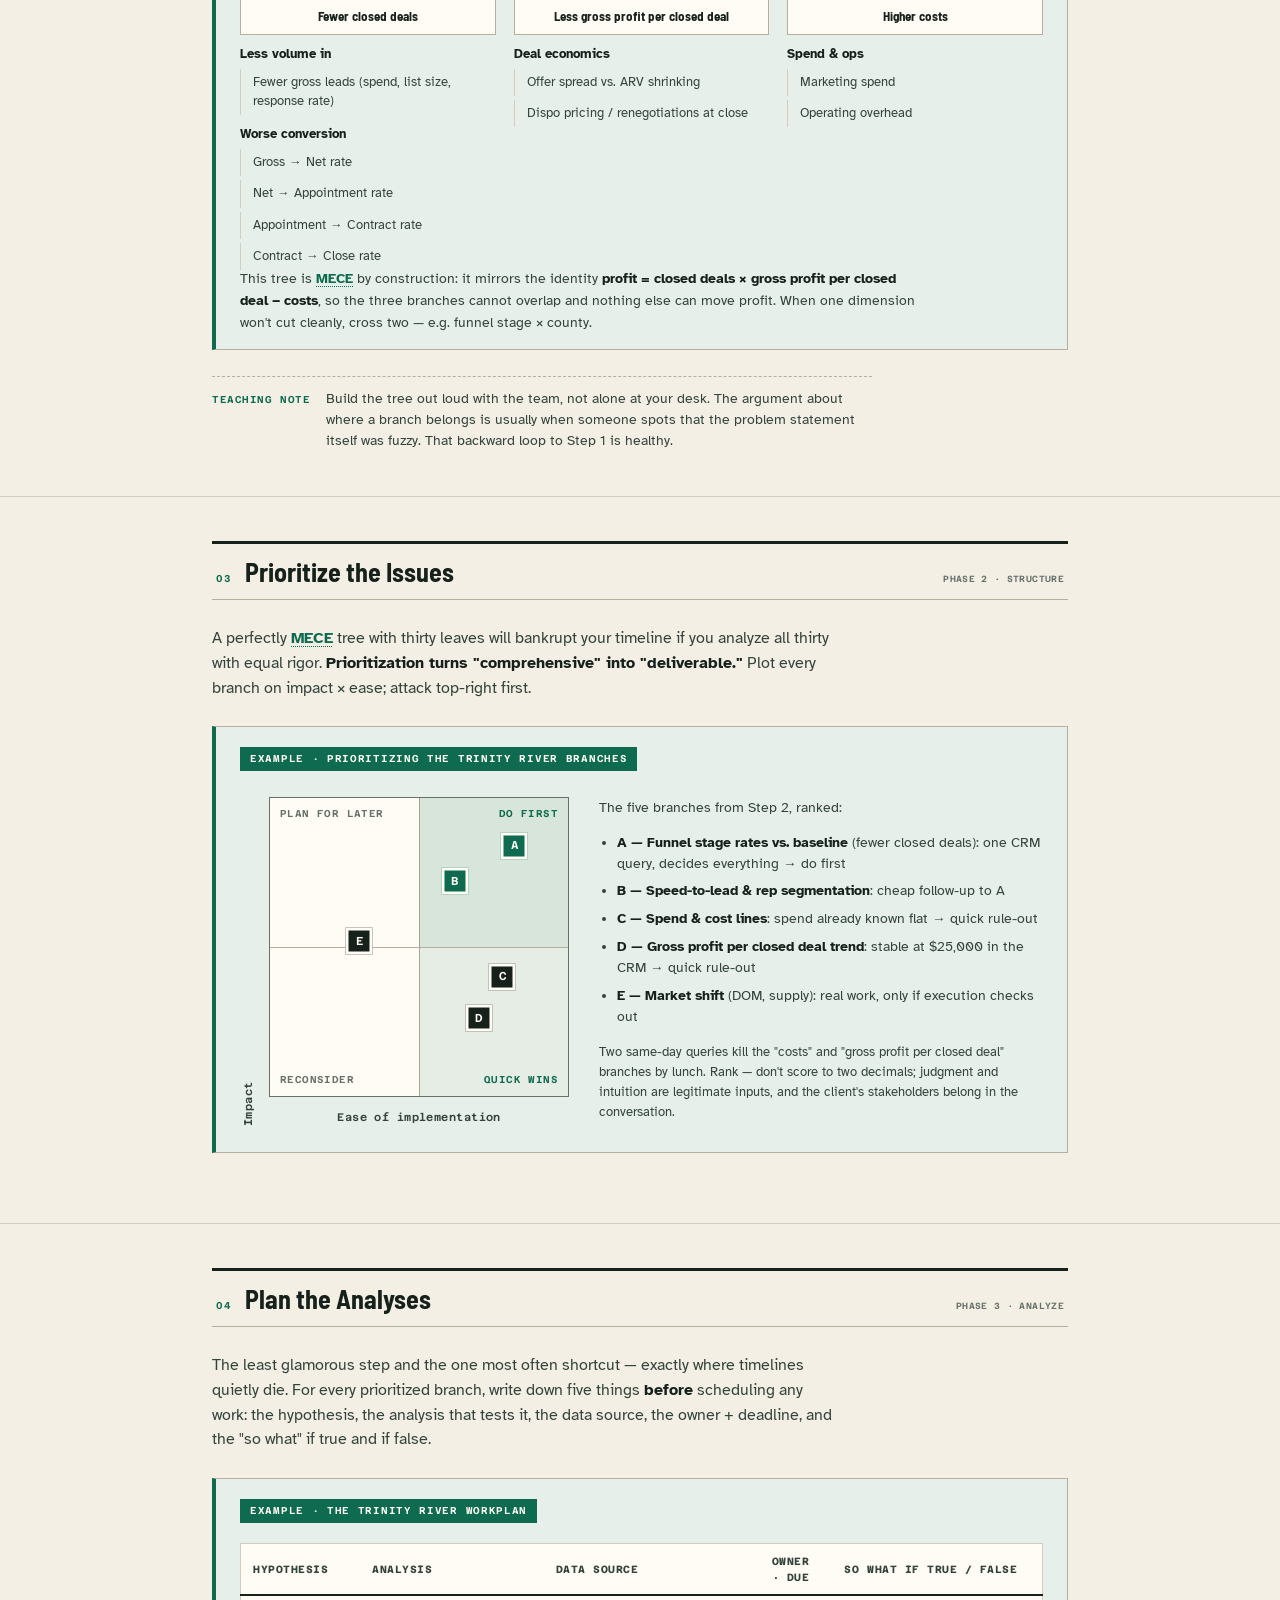
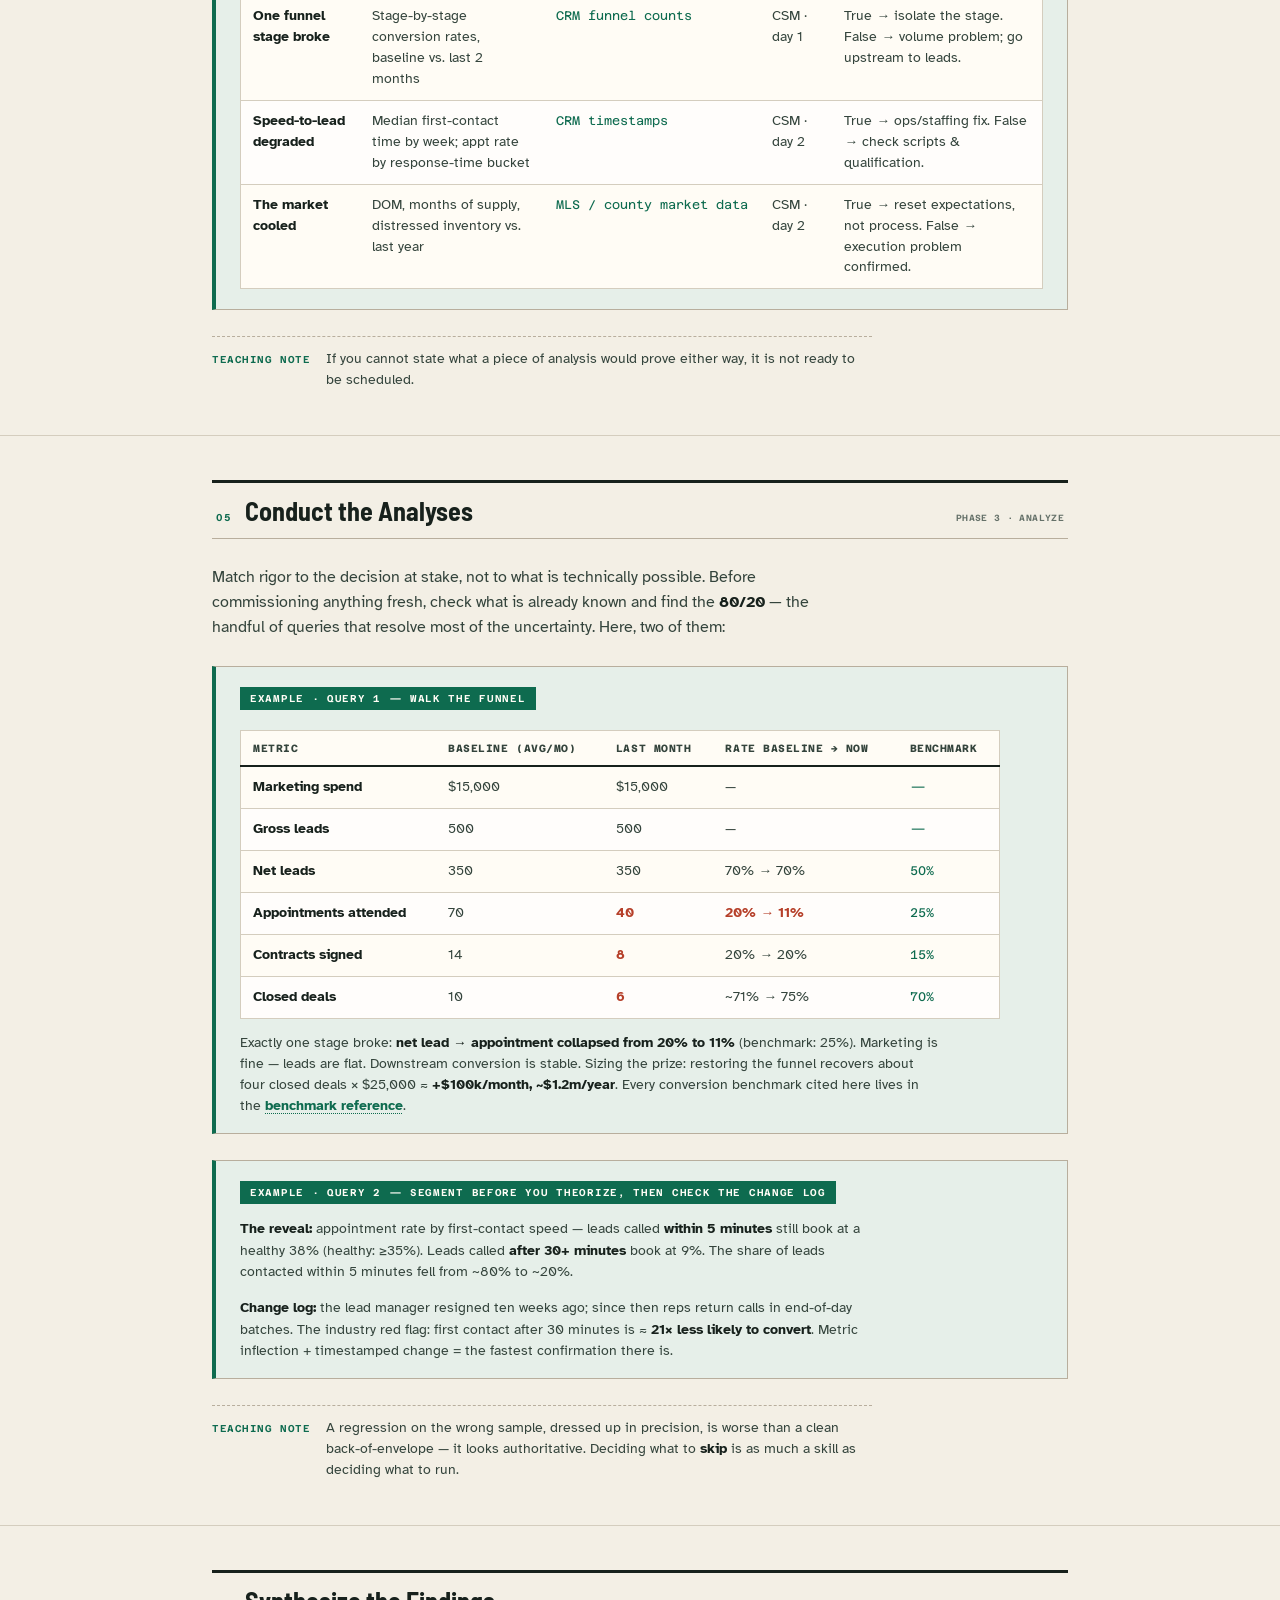
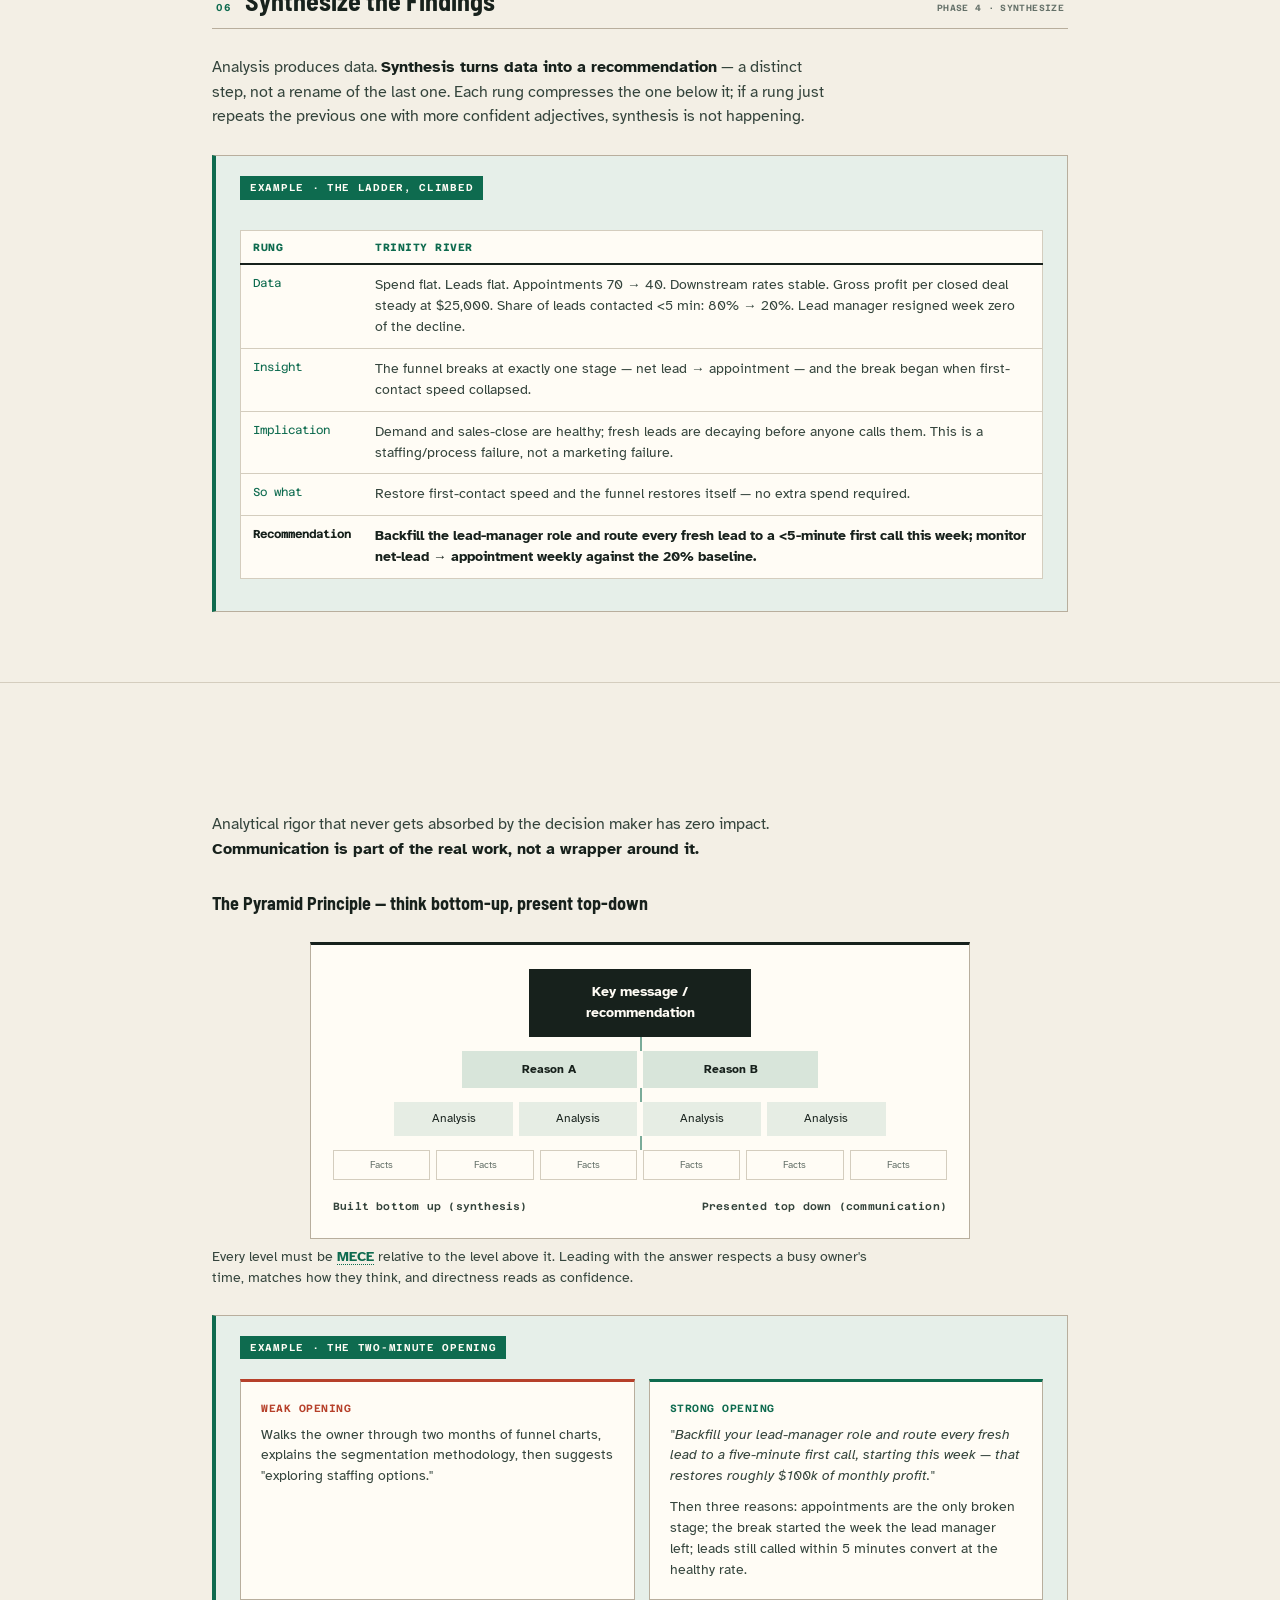
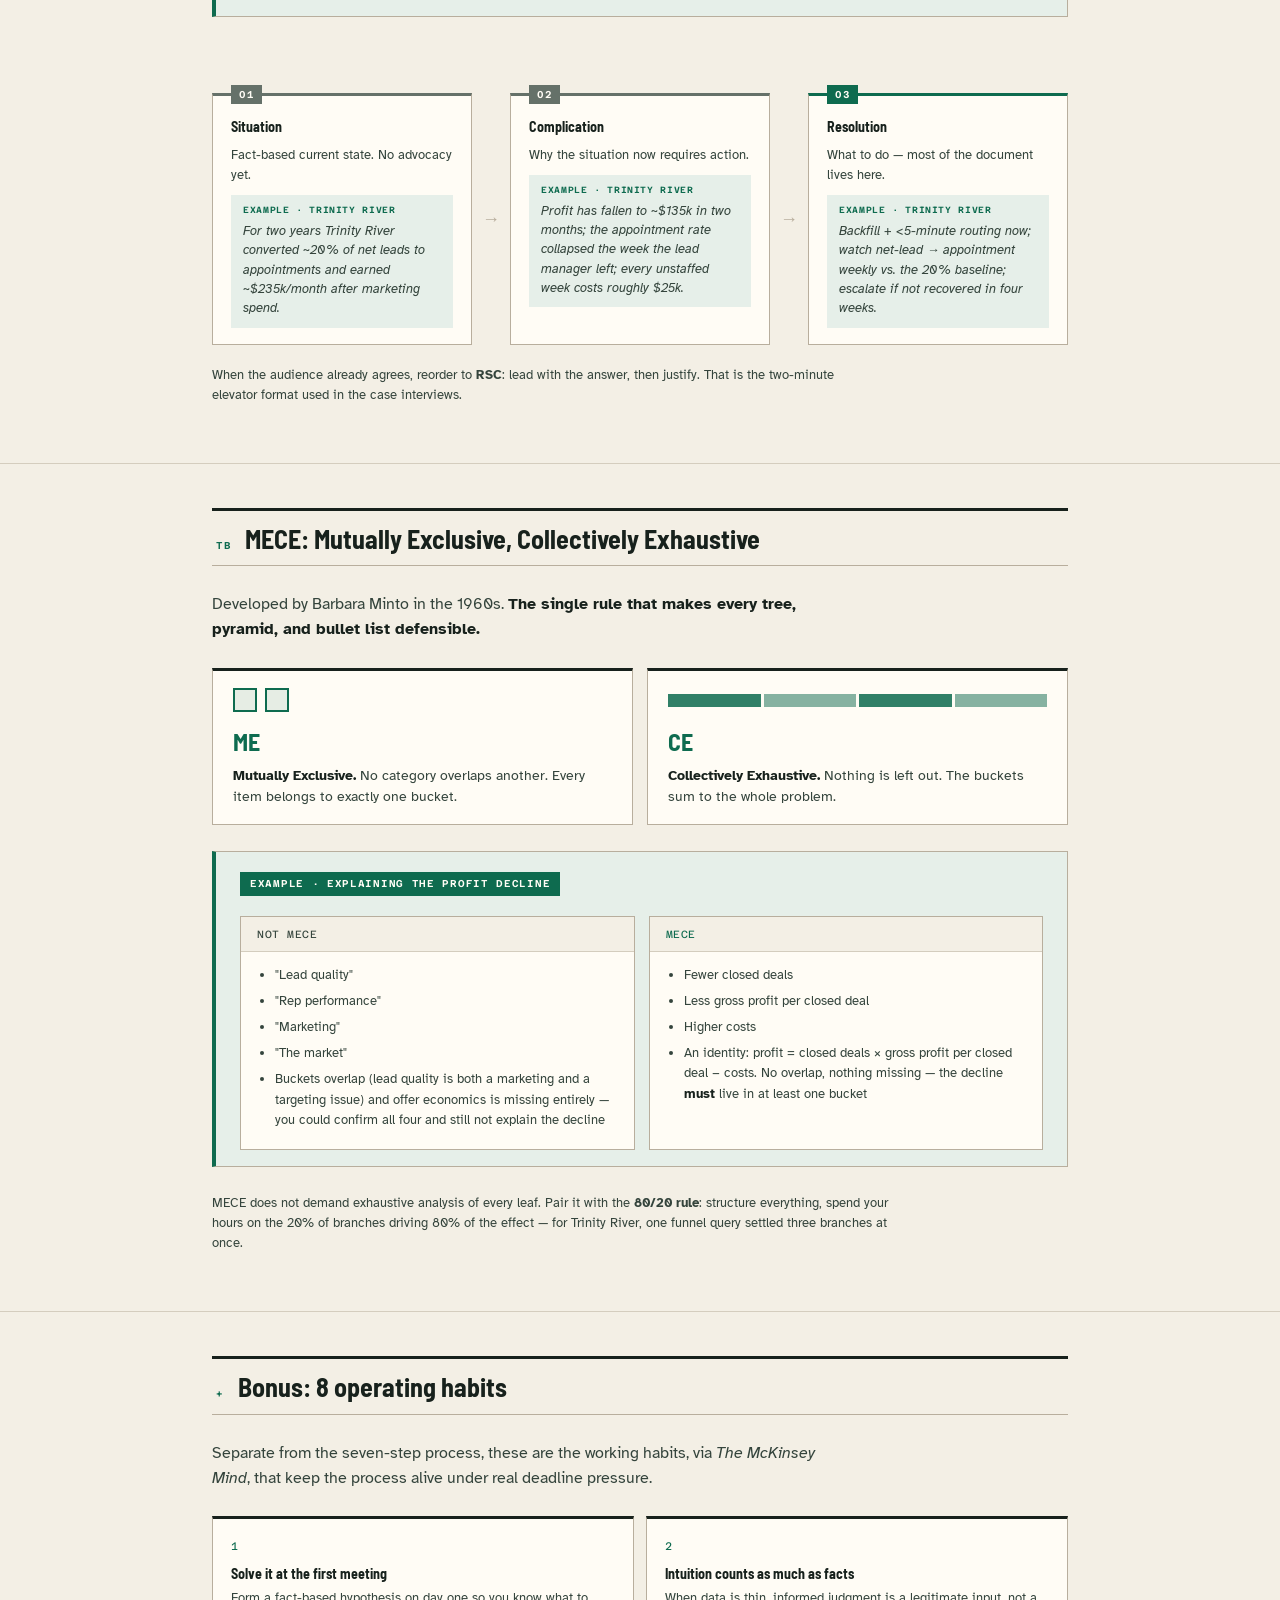
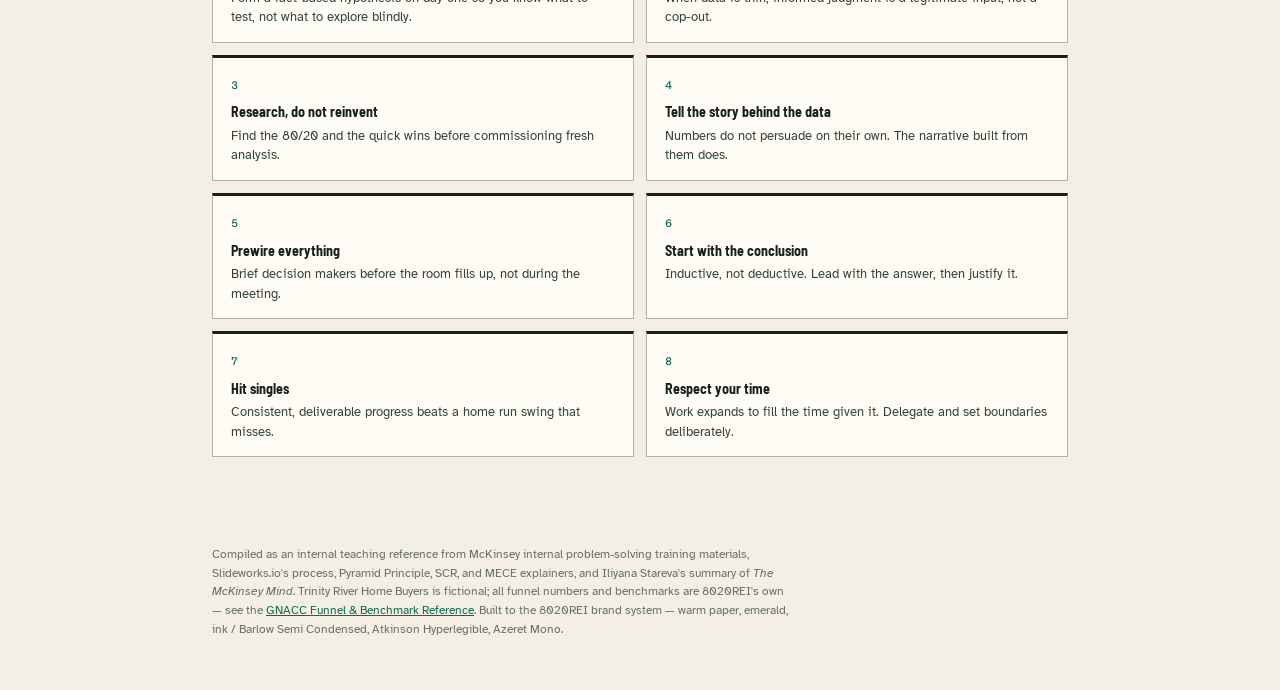
<file: McKinsey-Problem-Solving-Guide.html>
<!DOCTYPE html>
<html lang="en">
<head>
<meta charset="UTF-8">
<meta name="viewport" content="width=device-width, initial-scale=1.0">
<link rel="icon" href="assets/8020rei-logo.svg" type="image/svg+xml">
<title>The McKinsey Problem-Solving Method — Teaching Guide</title>
<link rel="preconnect" href="https://fonts.googleapis.com">
<link rel="preconnect" href="https://fonts.gstatic.com" crossorigin>
<link href="https://fonts.googleapis.com/css2?family=Atkinson+Hyperlegible:wght@400;700&family=Azeret+Mono:wght@500;600&family=Barlow+Semi+Condensed:wght@600;700&display=swap" rel="stylesheet">
<style>
  /* ===== Casefile design tokens — light mode only ===== */
  :root {
    --paper: #F3EFE5;
    --surface: #FFFCF5;
    --ink: #17211C;
    --ink-soft: #34443C;
    --muted: #657169;
    --rule: #D4CDBE;
    --rule-strong: #B8AE9D;
    --emerald: #0E6B4F;
    --alert: #B6402A;
    --emerald-wash: rgba(14, 107, 79, 0.10);
    --emerald-wash-strong: rgba(14, 107, 79, 0.16);
    --font-display: 'Barlow Semi Condensed', 'Arial Narrow', sans-serif;
    --font-body: 'Atkinson Hyperlegible', Arial, sans-serif;
    --font-mono: 'Azeret Mono', Menlo, Consolas, monospace;
    color-scheme: light;
  }

  * { box-sizing: border-box; }
  html { scroll-behavior: smooth; }
  body {
    margin: 0; background: var(--paper); color: var(--ink);
    font-family: var(--font-body); font-size: 16px; line-height: 1.55;
    -webkit-font-smoothing: antialiased;
  }
  ::selection { background: #BFDFD2; color: var(--ink); }

  .wrap { width: 100%; min-width: 0; max-width: 920px; margin: 0 auto; padding: 0 32px; }

  h1, h2, h3, h4, h5 { font-family: var(--font-display); font-weight: 700; color: var(--ink); margin: 0; text-wrap: balance; }
  p { max-width: 72ch; margin: 0 0 14px; }
  a { color: var(--emerald); }
  :focus-visible { outline: 3px solid #E2A72E; outline-offset: 3px; }

  .eyebrow {
    font-family: var(--font-mono); font-weight: 600; font-size: 10px; letter-spacing: 0.055em;
    text-transform: uppercase; color: var(--emerald);
  }

  /* ===== header ===== */
  header.hero { padding: 56px 0 44px; border-bottom: 1px solid var(--rule-strong); }
  header.hero .doc-title { max-width: 20ch; font-size: clamp(44px, 6vw, 68px); line-height: 0.92; letter-spacing: -0.02em; margin: 14px 0 16px; }
  header.hero .doc-sub { font-size: 16.5px; color: var(--ink-soft); max-width: 62ch; margin: 0 0 20px; }
  header.hero .doc-sub b { color: var(--ink); }
  .pill-row { display: flex; flex-wrap: wrap; gap: 8px; }
  .pill {
    font-family: var(--font-mono); font-size: 10px; font-weight: 600; letter-spacing: 0.05em;
    text-transform: uppercase; color: var(--emerald); background: var(--surface);
    border: 1px solid var(--rule-strong); padding: 5px 12px;
  }

  /* ===== section rhythm ===== */
  section { padding: 44px 0; border-bottom: 1px solid var(--rule); scroll-margin-top: 62px; }
  section:last-of-type { border-bottom: none; }
  .section-kicker {
    display: flex; align-items: baseline; gap: 14px; flex-wrap: wrap;
    padding: 15px 4px 12px; margin-bottom: 26px;
    border-top: 3px solid var(--ink); border-bottom: 1px solid var(--rule-strong);
  }
  .section-kicker h2 { font-size: 26px; line-height: 1; }
  .phase-chip {
    margin-left: auto;
    font-family: var(--font-mono); font-size: 9px; font-weight: 600; letter-spacing: 0.04em;
    text-transform: uppercase; color: var(--muted); white-space: nowrap;
  }
  .lede { color: var(--ink-soft); max-width: 62ch; margin-bottom: 26px; }
  .lede b { color: var(--ink); }

  h3.sub { font-size: 18px; margin: 28px 0 12px; }
  ol.tight, ul.tight { padding-left: 20px; max-width: 660px; color: var(--ink-soft); margin: 0 0 12px; }
  ol.tight li, ul.tight li { margin-bottom: 8px; }
  ol.tight b, ul.tight b { color: var(--ink); }

  /* ===== example blocks (running case): green panel, labeled ===== */
  .example {
    background: #E6EFE9;
    border: 1px solid var(--rule-strong);
    border-left: 4px solid var(--emerald);
    padding: 18px 24px 16px;
    margin: 26px 0;
    max-width: 900px;
  }
  .example .ex-label {
    display: inline-block; font-family: var(--font-mono); font-weight: 600; font-size: 10px;
    letter-spacing: 0.07em; text-transform: uppercase; color: #FFFDF6; background: var(--emerald);
    padding: 4px 10px; margin: 0 0 14px;
  }
  .example p { font-size: 14px; color: var(--ink-soft); }
  .example b { color: var(--ink); }
  .example > :last-child { margin-bottom: 0; }
  .example .tree, .example .matrix-wrap { background: transparent; border: none; padding: 6px 0 0; margin: 6px 0 0; }
  .example .compare, .example .before-after { margin: 6px 0 0; }
  .example table.data { margin: 6px 0 14px; }
  .example table.data tbody tr:nth-child(even) { background: rgba(255,255,255,0.6); }
  .example .table-scroll:last-child table.data { margin-bottom: 4px; }

  /* ===== MECE term with hover tooltip ===== */
  a.term {
    position: relative; color: var(--emerald); font-weight: 600; text-decoration: underline dotted 1.4px;
    text-underline-offset: 3px; cursor: help;
  }
  a.term::after {
    content: attr(data-tip);
    position: absolute; bottom: calc(100% + 10px); left: 50%; transform: translateX(-50%) translateY(4px);
    width: min(300px, 74vw); background: var(--ink); color: var(--surface);
    font-family: var(--font-body); font-weight: 400; font-size: 12.5px; line-height: 1.5;
    padding: 11px 14px;
    opacity: 0; pointer-events: none; transition: opacity 0.18s ease, transform 0.18s ease;
    z-index: 40; text-align: left; white-space: normal;
  }
  a.term::before {
    content: ""; position: absolute; bottom: calc(100% + 4px); left: 50%; transform: translateX(-50%) translateY(4px);
    border: 6px solid transparent; border-top-color: var(--ink);
    opacity: 0; transition: opacity 0.18s ease, transform 0.18s ease; z-index: 40;
  }
  a.term:hover::after, a.term:focus-visible::after,
  a.term:hover::before, a.term:focus-visible::before { opacity: 1; transform: translateX(-50%) translateY(0); }

  /* ===== bracket-corner callout ===== */
  .callout { position: relative; padding: 20px 24px; margin: 20px 0; max-width: 700px; }
  .callout::before, .callout::after { content: ""; position: absolute; width: 14px; height: 14px; border: 1.4px solid var(--emerald); }
  .callout::before { top: 0; left: 0; border-right: none; border-bottom: none; }
  .callout::after { bottom: 0; right: 0; border-left: none; border-top: none; }
  .callout .eyebrow { display: block; margin-bottom: 10px; }
  .callout p { font-size: 14.5px; color: var(--ink-soft); margin: 0; }
  .callout p + p { margin-top: 10px; }
  .callout b { color: var(--ink); }

  .note-row { display: flex; gap: 16px; align-items: baseline; max-width: 660px; padding: 12px 0 0; border-top: 1px dashed var(--rule-strong); margin-top: 18px; }
  .note-row .eyebrow { flex-shrink: 0; }
  .note-row p { font-size: 13.5px; color: var(--ink-soft); margin: 0; }
  .note-row b { color: var(--ink); }

  /* ===== phase <-> step alignment diagram ===== */
  .align-diagram { margin: 24px 0 8px; padding: 26px; background: var(--surface); border: 1px solid var(--rule-strong); border-top: 3px solid var(--ink); }
  .grid7 { display: grid; grid-template-columns: repeat(7, 1fr); column-gap: 6px; row-gap: 0; }
  .phase-band {
    grid-row: 1; padding: 14px 14px 12px;
    background: var(--paper); border: 1px solid var(--rule-strong); border-top: 3px solid var(--emerald);
  }
  .phase-band .p-num { font-family: var(--font-mono); font-weight: 600; font-size: 11px; color: var(--emerald); display: block; margin-bottom: 4px; }
  .phase-band h4 { font-size: 15px; }
  .phase-band p { font-size: 12px; color: var(--ink-soft); margin: 4px 0 0; }
  .p1 { grid-column: 1 / span 1; }
  .p2 { grid-column: 2 / span 2; }
  .p3 { grid-column: 4 / span 2; }
  .p4 { grid-column: 6 / span 2; }
  .bracket {
    grid-row: 2; height: 16px; margin: 0 10px;
    border-left: 2px solid var(--emerald); border-right: 2px solid var(--emerald); border-bottom: 2px solid var(--emerald);
    opacity: 0.55;
  }
  .step-cell {
    grid-row: 3; margin-top: 6px; background: var(--surface); border: 1px solid var(--rule-strong); padding: 10px 8px 11px; text-align: center;
  }
  .step-cell .s-num { font-family: var(--font-mono); font-size: 10px; color: var(--muted); display: block; }
  .step-cell .s-name { font-size: 11.5px; font-weight: 600; color: var(--ink); margin-top: 3px; line-height: 1.3; }
  .engage-strip {
    grid-column: 1 / -1; grid-row: 4; margin-top: 16px; text-align: center;
    font-family: var(--font-mono); font-size: 10px; letter-spacing: 0.06em; text-transform: uppercase;
    color: var(--emerald); border: 1px dashed var(--emerald); padding: 8px 16px;
  }
  @media (max-width: 860px) {
    .grid7 { grid-template-columns: repeat(7, minmax(90px, 1fr)); }
    .align-diagram { overflow-x: auto; padding-bottom: 8px; }
    .align-diagram .grid7 { min-width: 820px; }
  }

  /* ===== comparison cards ===== */
  .compare { display: grid; grid-template-columns: 1fr 1fr; gap: 14px; margin: 18px 0; max-width: 860px; }
  @media (max-width: 760px) { .compare { grid-template-columns: 1fr; } }
  .card { background: var(--surface); border: 1px solid var(--rule-strong); border-top: 3px solid var(--ink); padding: 18px 20px; }
  .card h5 { font-size: 14.5px; margin-bottom: 10px; }
  .card ul, .card ol { margin: 0; padding-left: 18px; font-size: 13.5px; color: var(--ink-soft); }
  .card ul li, .card ol li { margin-bottom: 8px; }
  .card p { font-size: 13.5px; color: var(--ink-soft); margin: 0 0 10px; }
  .card b { color: var(--ink); }
  .card.bad-side { border-top-color: var(--alert); }
  .card.good-side { border-top-color: var(--emerald); }
  .card .tag { font-family: var(--font-mono); font-weight: 600; font-size: 10.5px; letter-spacing: 0.05em; text-transform: uppercase; color: var(--muted); display: block; margin-bottom: 8px; }
  .card.bad-side .tag { color: var(--alert); }
  .card.good-side .tag { color: var(--emerald); }

  /* ===== issue tree ===== */
  .tree { margin: 22px 0; padding: 22px; background: var(--surface); border: 1px solid var(--rule-strong); border-top: 3px solid var(--ink); }
  .tree-root-wrap { display: flex; justify-content: center; }
  .tree-root { display: inline-block; font-family: var(--font-display); font-weight: 700; font-size: 14px; padding: 11px 18px; background: var(--ink); color: var(--surface); text-align: center; }
  .tree-trunk { width: 2px; height: 18px; background: var(--emerald); margin: 0 auto; opacity: 0.6; }
  .tree-branches { display: flex; gap: 18px; margin-top: 0; padding-top: 18px; position: relative; }
  .tree-branches::before { content: ""; position: absolute; top: 0; left: 0; right: 0; height: 2px; background: var(--emerald); opacity: 0.6; }
  .branch { flex: 1; position: relative; padding-top: 14px; min-width: 0; }
  .branch::before { content: ""; position: absolute; top: 0; left: 50%; width: 2px; height: 14px; background: var(--emerald); opacity: 0.6; }
  .branch-label {
    font-family: var(--font-display); font-weight: 700; font-size: 13px; margin-bottom: 10px; text-align: center;
    background: var(--surface); border: 1px solid var(--rule-strong); padding: 8px 10px;
  }
  .sub-branch { margin-top: 10px; font-size: 12.5px; }
  .sub-branch b { display: block; color: var(--ink); font-size: 12.5px; margin-bottom: 4px; }
  .leaf-list { list-style: none; margin: 0; padding: 0; font-size: 12.5px; color: var(--ink-soft); }
  .leaf-list li { padding: 4px 0 4px 12px; border-left: 1px solid var(--rule); margin-bottom: 4px; }
  .tree-note { font-size: 13px; color: var(--ink-soft); max-width: 680px; margin-top: -6px; }
  @media (max-width: 700px) {
    .tree { overflow-x: auto; }
    .tree-branches { min-width: 560px; }
  }

  /* ===== 2x2 matrix ===== */
  .matrix-wrap { display: flex; gap: 30px; align-items: flex-start; margin: 20px 0 6px; flex-wrap: wrap; padding: 22px; background: var(--surface); border: 1px solid var(--rule-strong); border-top: 3px solid var(--ink); }
  .matrix-axes { display: flex; }
  .axis-y { writing-mode: vertical-rl; transform: rotate(180deg); font-family: var(--font-mono); font-weight: 600; font-size: 11px; letter-spacing: 0.04em; color: var(--ink-soft); margin-right: 12px; white-space: nowrap; display: flex; align-items: center; gap: 4px; }
  .matrix {
    position: relative; width: 300px; height: 300px; flex-shrink: 0;
    border: 1.5px solid var(--muted); background: var(--surface); overflow: hidden;
  }
  .matrix::before { content: ""; position: absolute; left: 50%; top: 0; bottom: 0; width: 1px; background: var(--rule-strong); }
  .matrix::after { content: ""; position: absolute; top: 50%; left: 0; right: 0; height: 1px; background: var(--rule-strong); }
  .quad { position: absolute; width: 50%; height: 50%; }
  .quad.tl { top: 0; left: 0; }
  .quad.tr { top: 0; left: 50%; background: var(--emerald-wash-strong); }
  .quad.bl { top: 50%; left: 0; }
  .quad.br { top: 50%; left: 50%; background: var(--emerald-wash); }
  .qlabel { position: absolute; font-family: var(--font-mono); font-weight: 600; font-size: 10px; letter-spacing: 0.04em; text-transform: uppercase; color: var(--muted); padding: 8px 10px; }
  .quad.tl .qlabel { top: 0; left: 0; }
  .quad.tr .qlabel { top: 0; right: 0; text-align: right; color: var(--emerald); }
  .quad.bl .qlabel { bottom: 0; left: 0; }
  .quad.br .qlabel { bottom: 0; right: 0; text-align: right; color: var(--emerald); }
  .dot {
    position: absolute; width: 27px; height: 27px; background: var(--ink); color: var(--surface);
    font-family: var(--font-mono); font-weight: 600; font-size: 11.5px; display: flex; align-items: center; justify-content: center;
    transform: translate(-50%, 50%); border: 3px solid var(--surface); z-index: 1;
  }
  .dot.hi { background: var(--emerald); color: #FFFDF6; }
  .axis-x { text-align: center; font-family: var(--font-mono); font-weight: 600; font-size: 11px; letter-spacing: 0.04em; color: var(--ink-soft); margin-top: 12px; }
  .matrix-legend { flex: 1; min-width: 240px; }
  .matrix-legend p { font-size: 14px; color: var(--ink-soft); }
  .matrix-legend ul { padding-left: 18px; font-size: 13.5px; color: var(--ink-soft); }
  .matrix-legend ul li { margin-bottom: 7px; }
  .matrix-legend b { color: var(--ink); }

  /* ===== data tables (exhibits, workplan) ===== */
  .table-scroll { overflow-x: auto; }
  table.data { width: 100%; border-collapse: collapse; margin: 16px 0; font-size: 13.5px; background: var(--surface); border: 1px solid var(--rule); }
  table.data th { font-family: var(--font-mono); font-size: 10.5px; letter-spacing: 0.05em; text-transform: uppercase; color: var(--ink-soft); text-align: left; padding: 9px 12px; border-bottom: 2px solid var(--ink); }
  table.data td { padding: 10px 12px; border-bottom: 1px solid var(--rule); color: var(--ink-soft); vertical-align: top; }
  table.data tbody tr:nth-child(even) { background: var(--paper); }
  table.data td.mono { font-family: var(--font-mono); font-size: 12.5px; color: var(--emerald); white-space: nowrap; }
  table.data td b, table.data td.strong { color: var(--ink); font-weight: 600; }
  table.data td.bad { color: var(--alert); font-weight: 600; }
  table.data td.good { color: var(--emerald); font-weight: 600; }

  table.synth-table { border-collapse: collapse; width: 100%; margin: 16px 0; font-size: 13.5px; background: var(--surface); border: 1px solid var(--rule); }
  table.synth-table th { font-family: var(--font-mono); font-size: 10.5px; letter-spacing: 0.05em; text-transform: uppercase; color: var(--emerald); text-align: left; border-bottom: 2px solid var(--ink); padding: 8px 12px; }
  table.synth-table td { border-bottom: 1px solid var(--rule); padding: 10px 12px; vertical-align: top; color: var(--ink-soft); }
  table.synth-table td:first-child { font-family: var(--font-mono); font-size: 11.5px; color: var(--emerald); white-space: nowrap; }
  table.synth-table b { color: var(--ink); }

  /* ===== pyramid ===== */
  .pyramid { display: flex; flex-direction: column; align-items: center; gap: 0; margin: 24px auto 8px; padding: 24px 22px; max-width: 660px; background: var(--surface); border: 1px solid var(--rule-strong); border-top: 3px solid var(--ink); }
  .pyr-row { display: flex; gap: 6px; justify-content: center; position: relative; }
  .pyr-row + .pyr-row { margin-top: 14px; }
  .pyr-row + .pyr-row::before { content: ""; position: absolute; top: -14px; left: 50%; width: 2px; height: 14px; background: var(--emerald); opacity: 0.55; }
  .pyr-box { padding: 8px 10px; font-size: 11.5px; text-align: center; flex: 1; background: var(--emerald-wash); color: var(--ink); display: flex; align-items: center; justify-content: center; }
  .pyr-row.r1 .pyr-box { font-weight: 700; background: var(--ink); color: var(--surface); font-size: 13.5px; padding: 13px 18px; }
  .pyr-row.r2 .pyr-box { background: var(--emerald-wash-strong); font-weight: 600; padding: 10px 10px; }
  .pyr-row.r4 .pyr-box { background: var(--surface); border: 1px solid var(--rule); color: var(--muted); font-size: 10px; padding: 6px 6px; }
  .pyr-flow { display: flex; justify-content: space-between; width: 100%; max-width: 620px; margin: 18px auto 0; font-family: var(--font-mono); font-weight: 600; font-size: 10.5px; letter-spacing: 0.02em; color: var(--ink-soft); }

  /* ===== SCR cards ===== */
  .scr { display: grid; grid-template-columns: 1fr auto 1fr auto 1fr; align-items: stretch; gap: 10px; margin: 20px 0; }
  @media (max-width: 760px) { .scr { grid-template-columns: 1fr; } .scr-arrow { display: none; } }
  .scr-arrow { align-self: center; font-size: 18px; color: var(--rule-strong); font-family: var(--font-display); }
  .scr-card { position: relative; background: var(--surface); border: 1px solid var(--rule-strong); border-top: 3px solid var(--muted); padding: 20px 18px 16px; }
  .scr-card.res { border-top-color: var(--emerald); }
  .scr-num { position: absolute; top: -11px; left: 18px; background: var(--muted); color: var(--surface); font-family: var(--font-mono); font-weight: 600; font-size: 10px; letter-spacing: 0.05em; padding: 2px 8px; }
  .scr-card.res .scr-num { background: var(--emerald); }
  .scr-card h5 { font-size: 14px; margin-bottom: 7px; }
  .scr-card p { font-size: 13px; color: var(--ink-soft); margin: 0; }
  .scr-example { margin-top: 10px; background: #E6EFE9; padding: 9px 12px; font-size: 12.5px; font-style: italic; color: var(--ink-soft); }
  .scr-example::before {
    content: "Example · Trinity River"; display: block; font-family: var(--font-mono); font-style: normal;
    font-weight: 600; font-size: 9px; letter-spacing: 0.07em; text-transform: uppercase;
    color: var(--emerald); margin-bottom: 4px;
  }

  /* ===== MECE ===== */
  .mece-rule { display: flex; gap: 14px; margin: 18px 0; flex-wrap: wrap; max-width: 860px; }
  .mece-rule .r { flex: 1; min-width: 220px; background: var(--surface); border: 1px solid var(--rule-strong); border-top: 3px solid var(--ink); padding: 16px 20px; }
  .mece-rule .r .big { font-family: var(--font-display); font-size: 24px; font-weight: 700; color: var(--emerald); }
  .mece-rule .r p { font-size: 13.5px; color: var(--ink-soft); margin: 6px 0 0; }
  .mece-rule .r b { color: var(--ink); }
  .glyph { display: flex; align-items: center; height: 26px; margin-bottom: 10px; }
  .glyph-me { gap: 8px; }
  .glyph-me .c { width: 24px; height: 24px; border: 2px solid var(--emerald); background: var(--emerald-wash); }
  .glyph-ce { gap: 3px; }
  .glyph-ce .seg { flex: 1; height: 13px; background: var(--emerald); opacity: 0.85; }
  .glyph-ce .seg:nth-child(even) { opacity: 0.5; }

  .before-after { display: grid; grid-template-columns: 1fr 1fr; gap: 14px; margin: 18px 0; max-width: 860px; }
  @media (max-width: 760px) { .before-after { grid-template-columns: 1fr; } }
  .ba-card { border: 1px solid var(--rule-strong); overflow: hidden; background: var(--surface); }
  .ba-head { font-family: var(--font-mono); font-size: 10.5px; letter-spacing: 0.05em; text-transform: uppercase; padding: 9px 16px; background: var(--paper); color: var(--ink-soft); border-bottom: 1px solid var(--rule); }
  .ba-card.good .ba-head { color: var(--emerald); }
  .ba-body { padding: 13px 16px; }
  .ba-body ul { margin: 0; padding-left: 18px; font-size: 13px; color: var(--ink-soft); }
  .ba-body ul li { margin-bottom: 6px; }

  /* ===== habits ===== */
  .habits { display: grid; grid-template-columns: repeat(2, 1fr); gap: 12px; margin: 18px 0; }
  @media (max-width: 760px) { .habits { grid-template-columns: 1fr; } }
  .habit { background: var(--surface); border: 1px solid var(--rule-strong); border-top: 3px solid var(--ink); padding: 14px 18px; }
  .habit .h-num { font-family: var(--font-mono); font-size: 11px; color: var(--emerald); }
  .habit h5 { font-size: 14px; margin: 5px 0 4px; }
  .habit p { font-size: 12.5px; color: var(--ink-soft); margin: 0; }

  footer { padding: 26px 0 52px; font-size: 12px; color: var(--muted); }
  footer p { margin: 0; max-width: 72ch; }

  code.inline { font-family: var(--font-mono); background: #E6EFE9; color: var(--emerald); padding: 2px 6px; font-size: 0.88em; }

  /* ===== reading progress / skip / nav / to-top ===== */
  .progress { position: fixed; top: 0; left: 0; right: 0; height: 3px; z-index: 60; pointer-events: none; }
  .progress-bar { height: 100%; width: 0; background: var(--emerald); }
  .skip {
    position: fixed; top: 8px; left: 8px; z-index: 70;
    font-family: var(--font-mono); font-size: 11px; font-weight: 600; letter-spacing: 0.04em;
    background: var(--ink); color: var(--surface); padding: 8px 14px;
    text-decoration: none; transform: translateY(-56px); transition: transform 0.2s ease;
  }
  .skip:focus { transform: none; }
  .topnav {
    position: sticky; top: 0; z-index: 50;
    background: var(--surface);
    border-bottom: 1px solid var(--rule);
    transition: border-color 0.25s ease;
  }
  .topnav.scrolled { border-bottom-color: var(--rule-strong); }
  .nav-inner { display: flex; align-items: center; gap: 18px; height: 58px; }
  .nav-brand { display: flex; align-items: center; flex-shrink: 0; text-decoration: none; }
  .nav-brand img { display: block; width: 112px; height: auto; }
  .nav-links { display: flex; gap: 2px; overflow-x: auto; scrollbar-width: none; -ms-overflow-style: none; }
  .nav-links::-webkit-scrollbar { display: none; }
  .nav-links a {
    font-family: var(--font-mono); font-size: 10px; font-weight: 600; letter-spacing: 0.04em; text-transform: uppercase;
    color: var(--muted); text-decoration: none; padding: 7px 10px; white-space: nowrap;
    border-bottom: 1px solid transparent;
    transition: color 0.2s ease, border-color 0.2s ease;
  }
  .nav-links a:hover { color: var(--ink); }
  .nav-links a.active { color: var(--emerald); border-bottom-color: var(--emerald); }
  .to-top {
    position: fixed; right: 22px; bottom: 22px; z-index: 55;
    width: 44px; height: 44px;
    border: 1px solid var(--rule-strong); background: var(--surface); color: var(--ink);
    cursor: pointer; font-size: 17px; line-height: 1;
    display: flex; align-items: center; justify-content: center;
    opacity: 0; pointer-events: none; transform: translateY(8px);
    transition: opacity 0.25s ease, transform 0.25s ease, color 0.2s ease, border-color 0.2s ease;
  }
  .to-top.show { opacity: 1; pointer-events: auto; transform: none; }
  .to-top:hover { border-color: var(--emerald); color: var(--emerald); }

  /* ===== reveal-on-scroll ===== */
  @media (prefers-reduced-motion: no-preference) {
    .reveal { opacity: 0; transform: translateY(16px); transition: opacity 0.6s ease, transform 0.6s ease; }
    .reveal.visible { opacity: 1; transform: none; }
  }

  @media (max-width: 640px) {
    .wrap { padding-left: 16px; padding-right: 16px; }
    header.hero { padding: 40px 0 32px; }
    .section-kicker { gap: 8px; }
    .phase-chip { margin-left: 0; }
  }

  @media (prefers-reduced-motion: reduce) {
    html { scroll-behavior: auto; }
    *, *::before, *::after { transition: none !important; }
  }

  /* ===== print ===== */
  @media print {
    .topnav, .progress, .to-top, .skip { display: none !important; }
    .card, .habit, .callout, .phase-band { break-inside: avoid; }
    section { padding: 26px 0; }
    a.term::after, a.term::before { display: none; }
  }
</style>
</head>
<body>

<a class="skip" href="#overview">Skip to content</a>
<div class="progress" aria-hidden="true"><div class="progress-bar" id="progressBar"></div></div>

<nav class="topnav" id="topnav" aria-label="Sections">
  <div class="wrap nav-inner">
    <a class="nav-brand" href="index.html" aria-label="8020REI home"><img src="assets/8020rei-logo.svg" alt="8020REI"></a>
    <div class="nav-links" id="navLinks">
      <a href="index.html">&larr; Index</a>
      <a href="#overview">Overview</a>
      <a href="#step1">Define</a>
      <a href="#step2">Structure</a>
      <a href="#step3">Prioritize</a>
      <a href="#step4">Plan</a>
      <a href="#step5">Analyze</a>
      <a href="#step6">Synthesize</a>
      <a href="#step7">Recommend</a>
      <a href="#mece">MECE</a>
      <a href="#habits">Habits</a>
    </div>
  </div>
</nav>

<header class="hero">
  <div class="wrap">
    <span class="eyebrow">Internal Teaching Guide</span>
    <h1 class="doc-title">The McKinsey Problem-Solving Method</h1>
    <p class="doc-sub">Seven steps, four phases, and the toolbox behind them — taught through <b>one wholesale case</b> that runs from the owner's first complaint to the final recommendation.</p>
    <div class="pill-row">
      <span class="pill">7 STEPS</span>
      <span class="pill">4 PHASES</span>
      <span class="pill">1 RUNNING CASE</span>
      <span class="pill">REAL BENCHMARKS</span>
    </div>
  </div>
</header>

<!-- ================= OVERVIEW ================= -->
<section id="overview">
  <div class="wrap">
    <div class="section-kicker"><h2>How the four phases map to the seven steps</h2></div>
    <p class="lede">The seven steps are not run back to back. McKinsey groups them into four phases; each band below sits directly above the steps it contains. Client engagement runs underneath all four — not only at kickoff and readout.</p>

    <div class="align-diagram">
      <div class="grid7">
        <div class="phase-band p1"><span class="p-num">Phase 1</span><h4>Define</h4><p>Agree the problem before analysis starts</p></div>
        <div class="phase-band p2"><span class="p-num">Phase 2</span><h4>Structure</h4><p>Break it down, then rank the pieces</p></div>
        <div class="phase-band p3"><span class="p-num">Phase 3</span><h4>Analyze</h4><p>Plan the work, then run it</p></div>
        <div class="phase-band p4"><span class="p-num">Phase 4</span><h4>Synthesize</h4><p>Turn findings into a recommendation</p></div>

        <div class="bracket p1"></div>
        <div class="bracket p2"></div>
        <div class="bracket p3"></div>
        <div class="bracket p4"></div>

        <div class="step-cell" style="grid-column:1;"><span class="s-num">Step 1</span><div class="s-name">Define the problem</div></div>
        <div class="step-cell" style="grid-column:2;"><span class="s-num">Step 2</span><div class="s-name">Structure the problem</div></div>
        <div class="step-cell" style="grid-column:3;"><span class="s-num">Step 3</span><div class="s-name">Prioritize issues</div></div>
        <div class="step-cell" style="grid-column:4;"><span class="s-num">Step 4</span><div class="s-name">Plan the analyses</div></div>
        <div class="step-cell" style="grid-column:5;"><span class="s-num">Step 5</span><div class="s-name">Conduct the analyses</div></div>
        <div class="step-cell" style="grid-column:6;"><span class="s-num">Step 6</span><div class="s-name">Synthesize findings</div></div>
        <div class="step-cell" style="grid-column:7;"><span class="s-num">Step 7</span><div class="s-name">Recommend &amp; communicate</div></div>

        <div class="engage-strip">Engage the client, underneath all four phases, not only at kickoff and readout</div>
      </div>
    </div>

    <div class="example">
      <span class="ex-label">The Running Case · Trinity River Home Buyers</span>
      <p>A fictional wholesale investor in Dallas–Fort Worth, an 8020REI client for two years. Their <b>monthly profit after marketing spend has declined two months in a row</b>: from a ~$235,000 baseline to $185,000, then $135,000. Marketing spend is unchanged at $15,000/month.</p>
      <p>Every step below works this same problem, so you can watch one diagnosis travel through the whole method. The healthy baseline: 500 gross leads → 350 net leads → 70 appointments → 14 contracts → about 10 closed deals a month, at $25,000 average gross profit per closed deal. The funnel counts and conversion benchmarks come from the <a class="term" href="gnacc-reference.html" data-tip="GNACC — the canonical wholesale funnel: Gross Leads → Net Leads → Appointments → Contracts → Closings. Every stage definition and benchmark number used in this guide lives in the GNACC Funnel &amp; Benchmark Reference. Click to open it.">GNACC</a> reference; $25,000 is the confirmed training-case midpoint.</p>
      <p><b>Green blocks like this one always contain the example.</b> Theory stays on the cream background; whenever you see green, the running case is being worked.</p>
    </div>
  </div>
</section>

<!-- ================= STEP 1 ================= -->
<section id="step1">
  <div class="wrap">
    <div class="section-kicker"><span class="eyebrow">01</span><h2>Define the Problem</h2><span class="phase-chip">Phase 1 · Define</span></div>
    <p class="lede">Most weak diagnostic work is not weak analysis — it is excellent analysis of the wrong question. Write the problem as a <b>problem</b> (a metric that moved, with numbers and dates), never as an opportunity ("how do we grow?") or a pre-picked solution ("they need more leads").</p>

    <div class="example">
      <span class="ex-label">Example · Defining Trinity River's problem</span>
      <div class="compare">
      <div class="card bad-side">
        <span class="tag">Not SMART</span>
        <p><i>"Trinity River isn't happy — how do we improve their results?"</i></p>
        <p><i>"They need more volume. Should they raise spend?"</i></p>
        <p style="margin:0; font-size:12.5px; color:var(--muted);">The first is an opportunity with no metric, no baseline, no deadline. The second smuggles in a solution before any diagnosis.</p>
      </div>
      <div class="card good-side">
        <span class="tag">SMART</span>
        <p><b>"Trinity River's monthly profit after marketing spend fell from ~$235k to $135k over the last two months, with spend unchanged at $15,000. Find the root cause and restore profit to the $235k baseline within 60 days, without increasing the marketing budget."</b></p>
        <p style="margin:0; font-size:12.5px; color:var(--muted);">Specific, measurable, action-oriented, relevant, time-bound.</p>
      </div>
      </div>
    </div>

    <div class="callout">
      <span class="eyebrow">The define checklist — answer all five in writing before moving on</span>
      <p><b>1 · Is it a problem, not an opportunity or a solution?</b> A metric that moved — "profit declined two months in a row" — not "how do we grow" or a fix chosen in advance.</p>
      <p><b>2 · Which metric, from what to what, since when?</b> Numbers and dates. ($235k → $135k, last two months.)</p>
      <p><b>3 · What does solved look like, and by when?</b> A target and a deadline. (Back to $235k within 60 days.)</p>
      <p><b>4 · What is out of bounds?</b> Budget, channels, team changes the client won't accept. (Spend stays at $15,000.)</p>
      <p><b>5 · Who decides, and where will the data come from?</b> The owner of the call, and the data sources — the client's CRM and the benchmark reference. Three written lines answering these is enough.</p>
    </div>

    <div class="note-row"><span class="eyebrow">Teaching note</span><p>Skipping this step feels fast when the client wants action. Resist. Twenty minutes of hard argument here saves weeks downstream.</p></div>
  </div>
</section>

<!-- ================= STEP 2 ================= -->
<section id="step2">
  <div class="wrap">
    <div class="section-kicker"><span class="eyebrow">02</span><h2>Structure the Problem</h2><span class="phase-chip">Phase 2 · Structure</span></div>
    <p class="lede">You cannot analyze "profit is down." You can analyze one leaf of a tree — "did the net-lead-to-appointment rate move?" <b>Solve the leaves and, by construction, you solve the root.</b></p>

    <h3 class="sub">Two ways to build the tree — pick by how much data you have</h3>
    <div class="compare">
      <div class="card good-side">
        <span class="tag">Data rich → hypothesis tree</span>
        <ul>
          <li>Starts from a proposed answer and decomposes it into testable sub-hypotheses</li>
          <li><b>Our usual case:</b> client funnels live in the CRM, so we can start with a strong hunch and test it in queries</li>
          <li>Running case: <i>"profit fell because exactly one funnel stage broke, while spend and gross profit per closed deal stayed flat"</i> — one sub-hypothesis per funnel stage, each provable in a single query</li>
        </ul>
      </div>
      <div class="card">
        <span class="tag">Data thin → issue tree</span>
        <ul>
          <li>Starts from open questions rather than a proposed answer; explores the space before committing</li>
          <li>Use when the client's data is missing or untrusted (no CRM hygiene, no baseline)</li>
          <li>Must still be built <a class="term" href="#mece" data-tip="MECE — Mutually Exclusive, Collectively Exhaustive: buckets that don't overlap and together cover everything. Wholesale test: profit = closed deals × gross profit per closed deal − costs. Nothing counted twice, nothing left out. Click for the full section.">MECE</a></li>
        </ul>
      </div>
    </div>

    <div class="example">
      <span class="ex-label">Example · The issue tree for Trinity River</span>
      <div class="tree">
      <div class="tree-root-wrap"><div class="tree-root">"Why did monthly profit fall from $235k to $135k?"</div></div>
      <div class="tree-trunk"></div>
      <div class="tree-branches">
        <div class="branch">
          <div class="branch-label">Fewer closed deals</div>
          <div class="sub-branch"><b>Less volume in</b>
            <ul class="leaf-list"><li>Fewer gross leads (spend, list size, response rate)</li></ul>
          </div>
          <div class="sub-branch"><b>Worse conversion</b>
            <ul class="leaf-list"><li>Gross → Net rate</li><li>Net → Appointment rate</li><li>Appointment → Contract rate</li><li>Contract → Close rate</li></ul>
          </div>
        </div>
        <div class="branch">
          <div class="branch-label">Less gross profit per closed deal</div>
          <div class="sub-branch"><b>Deal economics</b>
            <ul class="leaf-list"><li>Offer spread vs. ARV shrinking</li><li>Dispo pricing / renegotiations at close</li></ul>
          </div>
        </div>
        <div class="branch">
          <div class="branch-label">Higher costs</div>
          <div class="sub-branch"><b>Spend &amp; ops</b>
            <ul class="leaf-list"><li>Marketing spend</li><li>Operating overhead</li></ul>
          </div>
        </div>
      </div>
    </div>
    <p class="tree-note">This tree is <a class="term" href="#mece" data-tip="MECE — Mutually Exclusive, Collectively Exhaustive: buckets that don't overlap and together cover everything. This tree qualifies because it mirrors an identity: profit = closed deals × gross profit per closed deal − costs.">MECE</a> by construction: it mirrors the identity <b style="color:var(--ink);">profit = closed deals × gross profit per closed deal − costs</b>, so the three branches cannot overlap and nothing else can move profit. When one dimension won't cut cleanly, cross two — e.g. funnel stage × county.</p>
    </div>

    <div class="note-row"><span class="eyebrow">Teaching note</span><p>Build the tree out loud with the team, not alone at your desk. The argument about where a branch belongs is usually when someone spots that the problem statement itself was fuzzy. That backward loop to Step 1 is healthy.</p></div>
  </div>
</section>

<!-- ================= STEP 3 ================= -->
<section id="step3">
  <div class="wrap">
    <div class="section-kicker"><span class="eyebrow">03</span><h2>Prioritize the Issues</h2><span class="phase-chip">Phase 2 · Structure</span></div>
    <p class="lede">A perfectly <a class="term" href="#mece" data-tip="MECE — Mutually Exclusive, Collectively Exhaustive: buckets that don't overlap and together cover everything. A MECE tree structures the problem; prioritization decides which branches actually get analyzed.">MECE</a> tree with thirty leaves will bankrupt your timeline if you analyze all thirty with equal rigor. <b>Prioritization turns "comprehensive" into "deliverable."</b> Plot every branch on impact × ease; attack top-right first.</p>

    <div class="example">
      <span class="ex-label">Example · Prioritizing the Trinity River branches</span>
      <div class="matrix-wrap">
      <div class="matrix-axes">
        <div class="axis-y">Impact</div>
        <div>
          <div class="matrix">
            <div class="quad tl"><span class="qlabel">Plan for later</span></div>
            <div class="quad tr"><span class="qlabel">Do first</span></div>
            <div class="quad bl"><span class="qlabel">Reconsider</span></div>
            <div class="quad br"><span class="qlabel">Quick wins</span></div>
            <div class="dot hi" style="left:82%; bottom:84%;">A</div>
            <div class="dot hi" style="left:62%; bottom:72%;">B</div>
            <div class="dot" style="left:78%; bottom:40%;">C</div>
            <div class="dot" style="left:70%; bottom:26%;">D</div>
            <div class="dot" style="left:30%; bottom:52%;">E</div>
          </div>
          <div class="axis-x">Ease of implementation</div>
        </div>
      </div>
      <div class="matrix-legend">
        <p>The five branches from Step 2, ranked:</p>
        <ul>
          <li><b>A — Funnel stage rates vs. baseline</b> (fewer closed deals): one CRM query, decides everything → do first</li>
          <li><b>B — Speed-to-lead &amp; rep segmentation</b>: cheap follow-up to A</li>
          <li><b>C — Spend &amp; cost lines</b>: spend already known flat → quick rule-out</li>
          <li><b>D — Gross profit per closed deal trend</b>: stable at $25,000 in the CRM → quick rule-out</li>
          <li><b>E — Market shift</b> (DOM, supply): real work, only if execution checks out</li>
        </ul>
        <p style="font-size:13px;">Two same-day queries kill the "costs" and "gross profit per closed deal" branches by lunch. Rank — don't score to two decimals; judgment and intuition are legitimate inputs, and the client's stakeholders belong in the conversation.</p>
      </div>
      </div>
    </div>
  </div>
</section>

<!-- ================= STEP 4 ================= -->
<section id="step4">
  <div class="wrap">
    <div class="section-kicker"><span class="eyebrow">04</span><h2>Plan the Analyses</h2><span class="phase-chip">Phase 3 · Analyze</span></div>
    <p class="lede">The least glamorous step and the one most often shortcut — exactly where timelines quietly die. For every prioritized branch, write down five things <b>before</b> scheduling any work: the hypothesis, the analysis that tests it, the data source, the owner + deadline, and the "so what" if true and if false.</p>

    <div class="example">
      <span class="ex-label">Example · The Trinity River workplan</span>
      <div class="table-scroll">
      <table class="data">
        <thead><tr><th>Hypothesis</th><th>Analysis</th><th>Data source</th><th>Owner · due</th><th>So what if true / false</th></tr></thead>
        <tbody>
          <tr>
            <td class="strong">One funnel stage broke</td>
            <td>Stage-by-stage conversion rates, baseline vs. last 2 months</td>
            <td class="mono">CRM funnel counts</td>
            <td>CSM · day 1</td>
            <td>True → isolate the stage. False → volume problem; go upstream to leads.</td>
          </tr>
          <tr>
            <td class="strong">Speed-to-lead degraded</td>
            <td>Median first-contact time by week; appt rate by response-time bucket</td>
            <td class="mono">CRM timestamps</td>
            <td>CSM · day 2</td>
            <td>True → ops/staffing fix. False → check scripts &amp; qualification.</td>
          </tr>
          <tr>
            <td class="strong">The market cooled</td>
            <td>DOM, months of supply, distressed inventory vs. last year</td>
            <td class="mono">MLS / county market data</td>
            <td>CSM · day 2</td>
            <td>True → reset expectations, not process. False → execution problem confirmed.</td>
          </tr>
        </tbody>
      </table>
      </div>
    </div>

    <div class="note-row"><span class="eyebrow">Teaching note</span><p>If you cannot state what a piece of analysis would prove either way, it is not ready to be scheduled.</p></div>
  </div>
</section>

<!-- ================= STEP 5 ================= -->
<section id="step5">
  <div class="wrap">
    <div class="section-kicker"><span class="eyebrow">05</span><h2>Conduct the Analyses</h2><span class="phase-chip">Phase 3 · Analyze</span></div>
    <p class="lede">Match rigor to the decision at stake, not to what is technically possible. Before commissioning anything fresh, check what is already known and find the <b>80/20</b> — the handful of queries that resolve most of the uncertainty. Here, two of them:</p>

    <div class="example">
      <span class="ex-label">Example · Query 1 — walk the funnel</span>
      <div class="table-scroll">
      <table class="data" style="max-width:760px;">
        <thead><tr><th>Metric</th><th>Baseline (avg/mo)</th><th>Last month</th><th>Rate baseline → now</th><th>Benchmark</th></tr></thead>
        <tbody>
          <tr><td class="strong">Marketing spend</td><td>$15,000</td><td>$15,000</td><td>—</td><td class="mono">—</td></tr>
          <tr><td class="strong">Gross leads</td><td>500</td><td>500</td><td>—</td><td class="mono">—</td></tr>
          <tr><td class="strong">Net leads</td><td>350</td><td>350</td><td>70% → 70%</td><td class="mono">50%</td></tr>
          <tr><td class="strong">Appointments attended</td><td>70</td><td class="bad">40</td><td class="bad">20% → 11%</td><td class="mono">25%</td></tr>
          <tr><td class="strong">Contracts signed</td><td>14</td><td class="bad">8</td><td>20% → 20%</td><td class="mono">15%</td></tr>
          <tr><td class="strong">Closed deals</td><td>10</td><td class="bad">6</td><td>~71% → 75%</td><td class="mono">70%</td></tr>
        </tbody>
      </table>
    </div>
    <p style="font-size:13.5px; color:var(--ink-soft); max-width:700px;">Exactly one stage broke: <b style="color:var(--ink);">net lead → appointment collapsed from 20% to 11%</b> (benchmark: 25%). Marketing is fine — leads are flat. Downstream conversion is stable. Sizing the prize: restoring the funnel recovers about four closed deals × $25,000 ≈ <b style="color:var(--ink);">+$100k/month, ~$1.2m/year</b>. Every conversion benchmark cited here lives in the <a class="term" href="gnacc-reference.html" data-tip="The GNACC Funnel &amp; Benchmark Reference: stage definitions, all conversion benchmarks, the healthy monthly baseline, and the diagnostic red-flag table. The single source of truth for numbers — click to open.">benchmark reference</a>.</p>
    </div>

    <div class="example">
      <span class="ex-label">Example · Query 2 — segment before you theorize, then check the change log</span>
      <p><b>The reveal:</b> appointment rate by first-contact speed — leads called <b>within 5 minutes</b> still book at a healthy 38% (healthy: ≥35%). Leads called <b>after 30+ minutes</b> book at 9%. The share of leads contacted within 5 minutes fell from ~80% to ~20%.</p>
      <p><b>Change log:</b> the lead manager resigned ten weeks ago; since then reps return calls in end-of-day batches. The industry red flag: first contact after 30 minutes is ≈ <b>21× less likely to convert</b>. Metric inflection + timestamped change = the fastest confirmation there is.</p>
    </div>

    <div class="note-row"><span class="eyebrow">Teaching note</span><p>A regression on the wrong sample, dressed up in precision, is worse than a clean back-of-envelope — it looks authoritative. Deciding what to <b>skip</b> is as much a skill as deciding what to run.</p></div>
  </div>
</section>

<!-- ================= STEP 6 ================= -->
<section id="step6">
  <div class="wrap">
    <div class="section-kicker"><span class="eyebrow">06</span><h2>Synthesize the Findings</h2><span class="phase-chip">Phase 4 · Synthesize</span></div>
    <p class="lede">Analysis produces data. <b>Synthesis turns data into a recommendation</b> — a distinct step, not a rename of the last one. Each rung compresses the one below it; if a rung just repeats the previous one with more confident adjectives, synthesis is not happening.</p>

    <div class="example">
      <span class="ex-label">Example · The ladder, climbed</span>
      <div class="table-scroll">
      <table class="synth-table" style="max-width:820px;">
        <thead><tr><th>Rung</th><th>Trinity River</th></tr></thead>
        <tbody>
          <tr><td>Data</td><td>Spend flat. Leads flat. Appointments 70 → 40. Downstream rates stable. Gross profit per closed deal steady at $25,000. Share of leads contacted &lt;5 min: 80% → 20%. Lead manager resigned week zero of the decline.</td></tr>
          <tr><td>Insight</td><td>The funnel breaks at exactly one stage — net lead → appointment — and the break began when first-contact speed collapsed.</td></tr>
          <tr><td>Implication</td><td>Demand and sales-close are healthy; fresh leads are decaying before anyone calls them. This is a staffing/process failure, not a marketing failure.</td></tr>
          <tr><td>So what</td><td>Restore first-contact speed and the funnel restores itself — no extra spend required.</td></tr>
          <tr><td><b>Recommendation</b></td><td><b>Backfill the lead-manager role and route every fresh lead to a &lt;5-minute first call this week; monitor net-lead → appointment weekly against the 20% baseline.</b></td></tr>
        </tbody>
      </table>
      </div>
    </div>
  </div>
</section>

<!-- ================= STEP 7 ================= -->
<section id="step7">
  <div class="wrap">
    <div class="section-kicker"><span class="eyebrow">07</span><h2>Develop Recommendations &amp; Communicate</h2><span class="phase-chip">Phase 4 · Synthesize</span></div>
    <p class="lede">Analytical rigor that never gets absorbed by the decision maker has zero impact. <b>Communication is part of the real work, not a wrapper around it.</b></p>

    <h3 class="sub" id="pyramid">The Pyramid Principle — think bottom-up, present top-down</h3>
    <div class="pyramid">
      <div class="pyr-row r1" style="width:36%"><div class="pyr-box">Key message / recommendation</div></div>
      <div class="pyr-row r2" style="width:58%"><div class="pyr-box">Reason A</div><div class="pyr-box">Reason B</div></div>
      <div class="pyr-row r3" style="width:80%"><div class="pyr-box">Analysis</div><div class="pyr-box">Analysis</div><div class="pyr-box">Analysis</div><div class="pyr-box">Analysis</div></div>
      <div class="pyr-row r4" style="width:100%"><div class="pyr-box">Facts</div><div class="pyr-box">Facts</div><div class="pyr-box">Facts</div><div class="pyr-box">Facts</div><div class="pyr-box">Facts</div><div class="pyr-box">Facts</div></div>
      <div class="pyr-flow"><span>Built bottom up (synthesis)</span><span>Presented top down (communication)</span></div>
    </div>
    <p style="font-size:13.5px; color:var(--ink-soft); max-width:660px;">Every level must be <a class="term" href="#mece" data-tip="MECE — Mutually Exclusive, Collectively Exhaustive: the supporting points at each layer should exhaust, and not overlap, the point above them — an issue tree in reverse.">MECE</a> relative to the level above it. Leading with the answer respects a busy owner's time, matches how they think, and directness reads as confidence.</p>

    <div class="example">
      <span class="ex-label">Example · The two-minute opening</span>
      <div class="compare">
      <div class="card bad-side">
        <span class="tag">Weak opening</span>
        <p>Walks the owner through two months of funnel charts, explains the segmentation methodology, then suggests "exploring staffing options."</p>
      </div>
      <div class="card good-side">
        <span class="tag">Strong opening</span>
        <p><i>"Backfill your lead-manager role and route every fresh lead to a five-minute first call, starting this week — that restores roughly $100k of monthly profit."</i></p>
        <p style="margin:0;">Then three reasons: appointments are the only broken stage; the break started the week the lead manager left; leads still called within 5 minutes convert at the healthy rate.</p>
      </div>
      </div>
    </div>

    <h3 class="sub" id="scr">SCR — the storyline around the pyramid</h3>
    <div class="scr">
      <div class="scr-card">
        <span class="scr-num">01</span>
        <h5>Situation</h5>
        <p>Fact-based current state. No advocacy yet.</p>
        <div class="scr-example">For two years Trinity River converted ~20% of net leads to appointments and earned ~$235k/month after marketing spend.</div>
      </div>
      <div class="scr-arrow" aria-hidden="true">&rarr;</div>
      <div class="scr-card">
        <span class="scr-num">02</span>
        <h5>Complication</h5>
        <p>Why the situation now requires action.</p>
        <div class="scr-example">Profit has fallen to ~$135k in two months; the appointment rate collapsed the week the lead manager left; every unstaffed week costs roughly $25k.</div>
      </div>
      <div class="scr-arrow" aria-hidden="true">&rarr;</div>
      <div class="scr-card res">
        <span class="scr-num">03</span>
        <h5>Resolution</h5>
        <p>What to do — most of the document lives here.</p>
        <div class="scr-example">Backfill + &lt;5-minute routing now; watch net-lead → appointment weekly vs. the 20% baseline; escalate if not recovered in four weeks.</div>
      </div>
    </div>
    <p style="font-size:13px; color:var(--ink-soft); max-width:640px;">When the audience already agrees, reorder to <b>RSC</b>: lead with the answer, then justify. That is the two-minute elevator format used in the case interviews.</p>
  </div>
</section>

<!-- ================= MECE ================= -->
<section id="mece">
  <div class="wrap">
    <div class="section-kicker"><span class="eyebrow">TB</span><h2>MECE: Mutually Exclusive, Collectively Exhaustive</h2></div>
    <p class="lede">Developed by Barbara Minto in the 1960s. <b>The single rule that makes every tree, pyramid, and bullet list defensible.</b></p>
    <div class="mece-rule">
      <div class="r"><div class="glyph glyph-me"><span class="c"></span><span class="c"></span></div><span class="big">ME</span><p><b>Mutually Exclusive.</b> No category overlaps another. Every item belongs to exactly one bucket.</p></div>
      <div class="r"><div class="glyph glyph-ce"><span class="seg"></span><span class="seg"></span><span class="seg"></span><span class="seg"></span></div><span class="big">CE</span><p><b>Collectively Exhaustive.</b> Nothing is left out. The buckets sum to the whole problem.</p></div>
    </div>

    <div class="example">
      <span class="ex-label">Example · Explaining the profit decline</span>
      <div class="before-after">
      <div class="ba-card">
        <div class="ba-head">Not MECE</div>
        <div class="ba-body"><ul><li>"Lead quality"</li><li>"Rep performance"</li><li>"Marketing"</li><li>"The market"</li><li>Buckets overlap (lead quality is both a marketing and a targeting issue) and offer economics is missing entirely — you could confirm all four and still not explain the decline</li></ul></div>
      </div>
      <div class="ba-card good">
        <div class="ba-head">MECE</div>
        <div class="ba-body"><ul><li>Fewer closed deals</li><li>Less gross profit per closed deal</li><li>Higher costs</li><li>An identity: profit = closed deals × gross profit per closed deal − costs. No overlap, nothing missing — the decline <b>must</b> live in at least one bucket</li></ul></div>
      </div>
      </div>
    </div>
    <p style="font-size:13px; color:var(--ink-soft); max-width:680px;">MECE does not demand exhaustive analysis of every leaf. Pair it with the <b>80/20 rule</b>: structure everything, spend your hours on the 20% of branches driving 80% of the effect — for Trinity River, one funnel query settled three branches at once.</p>
  </div>
</section>

<!-- ================= HABITS ================= -->
<div class="closing" style="position:relative; overflow:hidden; border-top:1px solid var(--rule);">
<section id="habits" style="border-bottom:none;">
  <div class="wrap" style="position:relative;">
    <div class="section-kicker"><span class="eyebrow">+</span><h2>Bonus: 8 operating habits</h2></div>
    <p class="lede">Separate from the seven-step process, these are the working habits, via <i>The McKinsey Mind</i>, that keep the process alive under real deadline pressure.</p>
    <div class="habits">
      <div class="habit"><span class="h-num">1</span><h5>Solve it at the first meeting</h5><p>Form a fact-based hypothesis on day one so you know what to test, not what to explore blindly.</p></div>
      <div class="habit"><span class="h-num">2</span><h5>Intuition counts as much as facts</h5><p>When data is thin, informed judgment is a legitimate input, not a cop-out.</p></div>
      <div class="habit"><span class="h-num">3</span><h5>Research, do not reinvent</h5><p>Find the 80/20 and the quick wins before commissioning fresh analysis.</p></div>
      <div class="habit"><span class="h-num">4</span><h5>Tell the story behind the data</h5><p>Numbers do not persuade on their own. The narrative built from them does.</p></div>
      <div class="habit"><span class="h-num">5</span><h5>Prewire everything</h5><p>Brief decision makers before the room fills up, not during the meeting.</p></div>
      <div class="habit"><span class="h-num">6</span><h5>Start with the conclusion</h5><p>Inductive, not deductive. Lead with the answer, then justify it.</p></div>
      <div class="habit"><span class="h-num">7</span><h5>Hit singles</h5><p>Consistent, deliverable progress beats a home run swing that misses.</p></div>
      <div class="habit"><span class="h-num">8</span><h5>Respect your time</h5><p>Work expands to fill the time given it. Delegate and set boundaries deliberately.</p></div>
    </div>
  </div>
</section>

<footer>
  <div class="wrap" style="position:relative;">
    <p>Compiled as an internal teaching reference from McKinsey internal problem-solving training materials, Slideworks.io's process, Pyramid Principle, SCR, and MECE explainers, and Iliyana Stareva's summary of <i>The McKinsey Mind</i>. Trinity River Home Buyers is fictional; all funnel numbers and benchmarks are 8020REI's own — see the <a href="gnacc-reference.html">GNACC Funnel &amp; Benchmark Reference</a>. Built to the 8020REI brand system — warm paper, emerald, ink / Barlow Semi Condensed, Atkinson Hyperlegible, Azeret Mono.</p>
  </div>
</footer>
</div>

<button class="to-top" id="toTop" aria-label="Back to top" title="Back to top">&uarr;</button>

<script>
(function () {
  var bar = document.getElementById('progressBar');
  var nav = document.getElementById('topnav');
  var toTop = document.getElementById('toTop');

  function onScroll() {
    var h = document.documentElement;
    var max = h.scrollHeight - h.clientHeight;
    bar.style.width = (max > 0 ? (h.scrollTop / max) * 100 : 0) + '%';
    nav.classList.toggle('scrolled', h.scrollTop > 8);
    toTop.classList.toggle('show', h.scrollTop > 700);
  }
  window.addEventListener('scroll', onScroll, { passive: true });
  onScroll();
  toTop.addEventListener('click', function () { window.scrollTo({ top: 0, behavior: 'smooth' }); });

  /* scroll-spy: highlight the nav link for the section in view */
  var links = Array.prototype.slice.call(document.querySelectorAll('#navLinks a'));
  var map = {};
  links.forEach(function (a) {
    var href = a.getAttribute('href');
    if (href.charAt(0) === '#') map[href.slice(1)] = a;
  });
  var spy = new IntersectionObserver(function (entries) {
    entries.forEach(function (e) {
      if (!e.isIntersecting) return;
      links.forEach(function (a) { a.classList.remove('active'); });
      var a = map[e.target.id];
      if (a) {
        a.classList.add('active');
        a.scrollIntoView({ block: 'nearest', inline: 'nearest' });
      }
    });
  }, { rootMargin: '-20% 0px -65% 0px' });
  Object.keys(map).forEach(function (id) {
    var el = document.getElementById(id);
    if (el) spy.observe(el);
  });

  /* reveal-on-scroll */
  if (window.matchMedia('(prefers-reduced-motion: no-preference)').matches) {
    var targets = document.querySelectorAll('section .wrap > *');
    targets.forEach(function (el) { el.classList.add('reveal'); });
    var io = new IntersectionObserver(function (entries) {
      entries.forEach(function (e) {
        if (e.isIntersecting) { e.target.classList.add('visible'); io.unobserve(e.target); }
      });
    }, { rootMargin: '0px 0px -8% 0px', threshold: 0.05 });
    targets.forEach(function (el) { io.observe(el); });
  }
})();
</script>

</body>
</html>
</file>
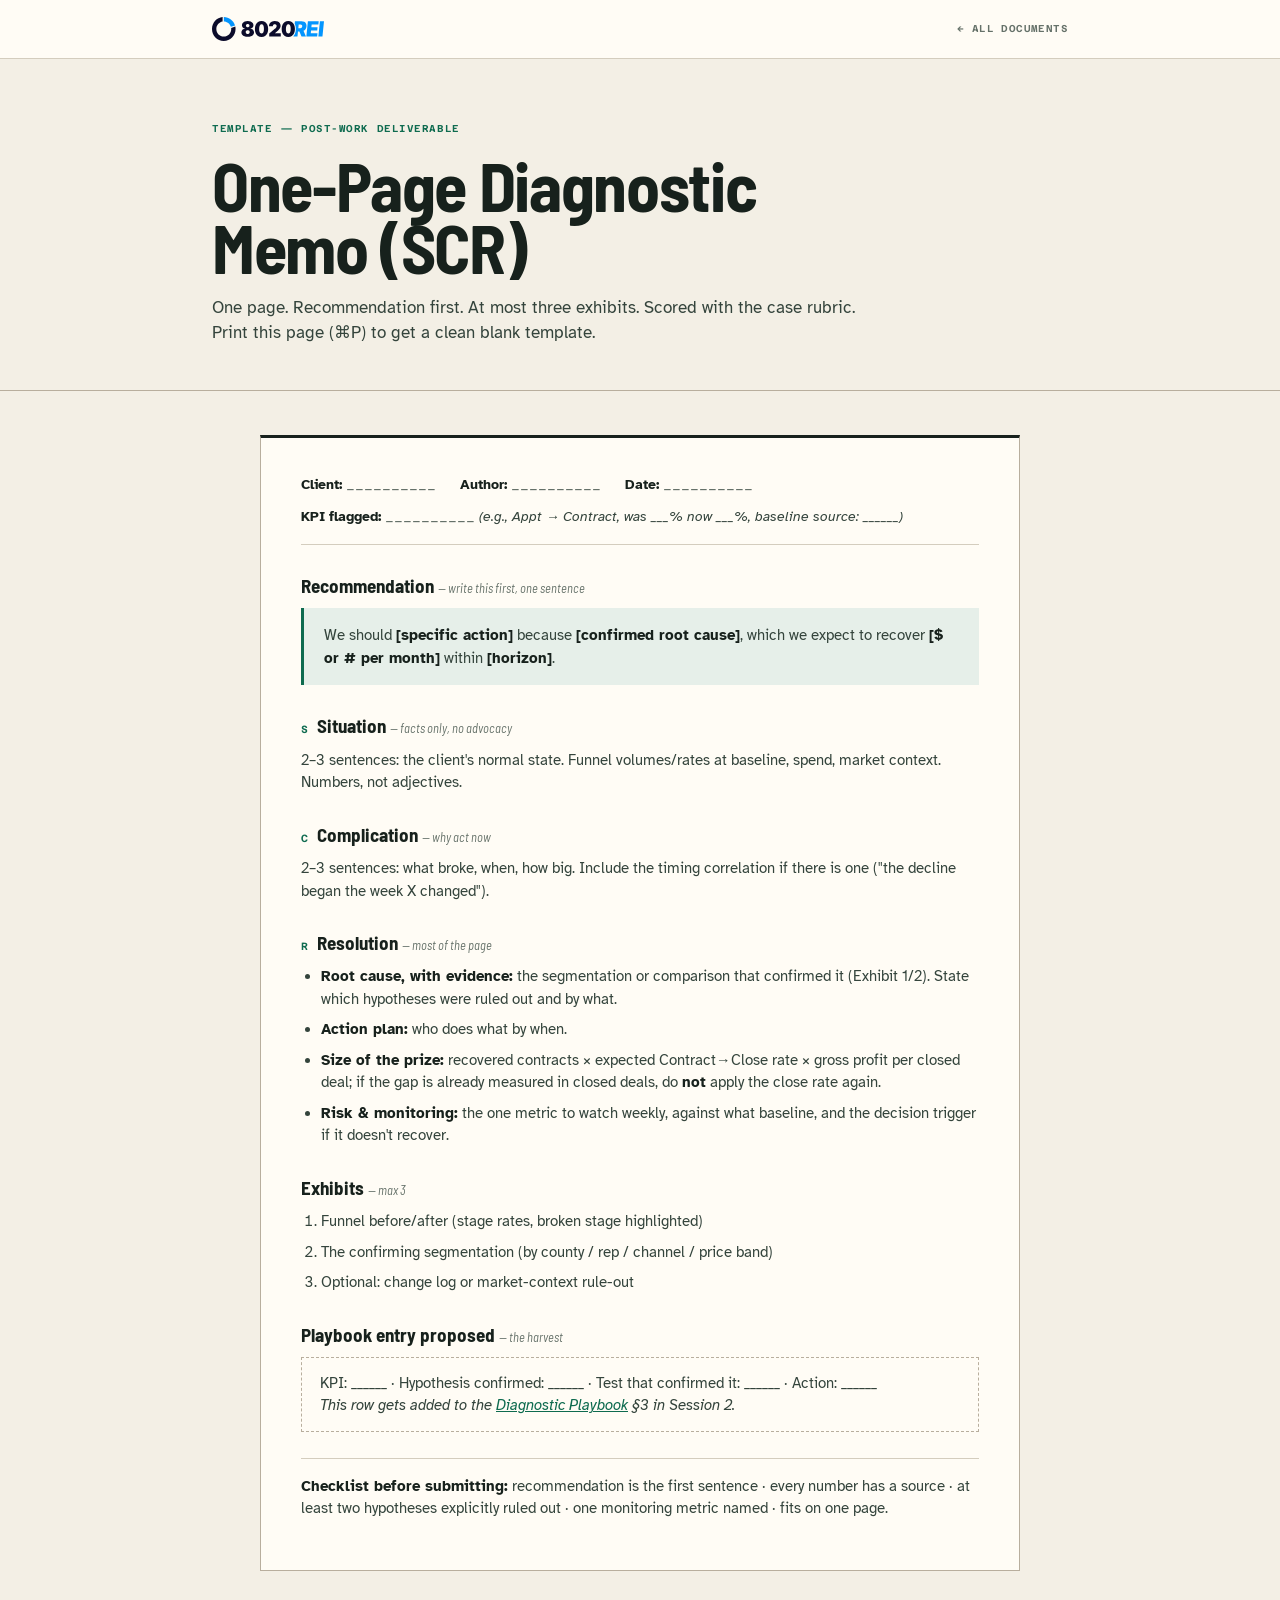
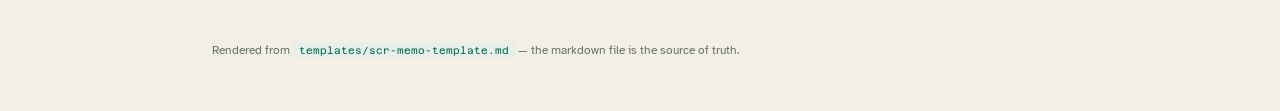
<file: scr-memo-template.html>
<!DOCTYPE html>
<html lang="en">
<head>
<meta charset="UTF-8">
<meta name="viewport" content="width=device-width, initial-scale=1.0">
<link rel="icon" href="assets/8020rei-logo.svg" type="image/svg+xml">
<title>One-Page SCR Memo Template — 8020IQ</title>
<link rel="preconnect" href="https://fonts.googleapis.com">
<link rel="preconnect" href="https://fonts.gstatic.com" crossorigin>
<link href="https://fonts.googleapis.com/css2?family=Atkinson+Hyperlegible:wght@400;700&family=Azeret+Mono:wght@500;600&family=Barlow+Semi+Condensed:wght@600;700&display=swap" rel="stylesheet">
<style>
  /* ===== Casefile design tokens — light mode only ===== */
  :root {
    --paper: #F3EFE5;
    --surface: #FFFCF5;
    --ink: #17211C;
    --ink-soft: #34443C;
    --muted: #657169;
    --rule: #D4CDBE;
    --rule-strong: #B8AE9D;
    --emerald: #0E6B4F;
    --alert: #B6402A;
    --font-display: 'Barlow Semi Condensed', 'Arial Narrow', sans-serif;
    --font-body: 'Atkinson Hyperlegible', Arial, sans-serif;
    --font-mono: 'Azeret Mono', Menlo, Consolas, monospace;
    color-scheme: light;
  }
  * { box-sizing: border-box; }
  html { scroll-behavior: smooth; }
  body {
    margin: 0; background: var(--paper); color: var(--ink);
    font-family: var(--font-body); font-size: 16px; line-height: 1.55;
    -webkit-font-smoothing: antialiased;
  }
  ::selection { background: #BFDFD2; color: var(--ink); }
  .wrap { width: 100%; min-width: 0; max-width: 920px; margin: 0 auto; padding: 0 32px; }
  h1, h2, h3, h4 { font-family: var(--font-display); font-weight: 700; color: var(--ink); margin: 0; text-wrap: balance; }
  p { max-width: 72ch; margin: 0 0 14px; }
  a { color: var(--emerald); }
  :focus-visible { outline: 3px solid #E2A72E; outline-offset: 3px; }
  .eyebrow {
    font-family: var(--font-mono); font-weight: 600; font-size: 10px; letter-spacing: 0.055em;
    text-transform: uppercase; color: var(--emerald);
  }

  .topnav {
    position: sticky; top: 0; z-index: 50;
    background: var(--surface);
    border-bottom: 1px solid var(--rule);
  }
  .nav-inner { display: flex; align-items: center; justify-content: space-between; gap: 18px; height: 58px; }
  .nav-brand {
    display: flex; align-items: center; gap: 10px;
    font-family: var(--font-display); font-weight: 700; font-size: 17px; letter-spacing: 0.01em;
    color: var(--ink); text-decoration: none;
  }
  .nav-brand img { display: block; width: 112px; height: auto; }
  .nav-back {
    padding: 7px 0;
    border-radius: 0;
    border-bottom: 1px solid transparent;
    font-family: var(--font-mono); font-size: 10px; font-weight: 600;
    letter-spacing: 0.04em; text-transform: uppercase;
    color: var(--muted); text-decoration: none;
  }
  .nav-back:hover { color: var(--emerald); border-bottom-color: var(--emerald); }

  header.hero {
    padding: 56px 0 44px;
    border-bottom: 1px solid var(--rule-strong);
  }
  header.hero h1 {
    max-width: 20ch;
    font-size: clamp(44px, 6vw, 68px); line-height: 0.92; letter-spacing: -0.02em;
    margin: 14px 0 16px;
  }
  header.hero .doc-sub { font-size: 16.5px; color: var(--ink-soft); max-width: 62ch; margin: 0; }
  header.hero .doc-sub b { color: var(--ink); }

  section { padding: 44px 0; border-bottom: 1px solid var(--rule); }
  section:last-of-type { border-bottom: none; }

  /* the memo, rendered as a one-page sheet */
  .memo {
    background: var(--surface);
    border: 1px solid var(--rule-strong); border-top: 3px solid var(--ink);
    padding: 36px 40px; max-width: 760px; margin: 0 auto;
  }
  @media (max-width: 600px) { .memo { padding: 24px 20px; } }
  .memo-meta { display: flex; flex-wrap: wrap; gap: 10px 24px; font-size: 13.5px; color: var(--ink-soft); padding-bottom: 16px; border-bottom: 1px solid var(--rule); margin-bottom: 22px; }
  .memo-meta b { color: var(--ink); }
  .blank { font-family: var(--font-mono); color: var(--muted); }
  .memo h2 { font-size: 19px; margin: 26px 0 8px; }
  .memo h2 .tag { font-family: var(--font-mono); font-weight: 600; font-size: 10.5px; letter-spacing: 0.06em; text-transform: uppercase; color: var(--emerald); margin-right: 8px; }
  .memo p, .memo li { font-size: 14.5px; color: var(--ink-soft); }
  .memo ul, .memo ol { padding-left: 20px; margin: 0 0 10px; }
  .memo li { margin-bottom: 8px; }
  .memo b { color: var(--ink); }
  .rec { margin: 0; padding: 16px 20px; border-left: 3px solid var(--emerald); background: #E6EFE9; font-size: 15px; color: var(--ink); }
  .harvest { margin: 8px 0 0; padding: 14px 18px; border: 1px dashed var(--rule-strong); font-size: 13.5px; color: var(--ink-soft); }
  .checklist { margin-top: 26px; padding-top: 16px; border-top: 1px solid var(--rule); font-size: 13.5px; color: var(--ink-soft); }
  .checklist b { color: var(--ink); }

  code.inline {
    font-family: var(--font-mono); font-size: 0.85em;
    background: #E6EFE9; color: var(--emerald); padding: 2px 6px;
  }

  footer { padding: 26px 0 52px; font-size: 12px; color: var(--muted); }
  footer p { margin: 0; max-width: 72ch; }

  @media (max-width: 640px) {
    .wrap { padding-left: 16px; padding-right: 16px; }
    header.hero { padding: 40px 0 32px; }
  }
  @media (prefers-reduced-motion: reduce) {
    html { scroll-behavior: auto; }
    * { transition: none !important; }
  }
  @media print {
    .topnav, header.hero, footer { display: none !important; }
    section { padding: 0; border-bottom: none; }
    .memo { border: none; padding: 0; max-width: none; }
    body { background: #fff; }
  }
</style>
</head>
<body>

<nav class="topnav" aria-label="Site">
  <div class="wrap nav-inner">
    <a class="nav-brand" href="index.html" aria-label="8020REI home"><img src="assets/8020rei-logo.svg" alt="8020REI"></a>
    <a class="nav-back" href="index.html">&larr; All documents</a>
  </div>
</nav>

<header class="hero">
  <div class="wrap">
    <span class="eyebrow">Template — Post-Work Deliverable</span>
    <h1>One-Page Diagnostic Memo (SCR)</h1>
    <p class="doc-sub">One page. Recommendation first. At most three exhibits. Scored with the case rubric. Print this page (⌘P) to get a clean blank template.</p>
  </div>
</header>

<section>
  <div class="wrap">
    <div class="memo">
      <div class="memo-meta">
        <span><b>Client:</b> <span class="blank">__________</span></span>
        <span><b>Author:</b> <span class="blank">__________</span></span>
        <span><b>Date:</b> <span class="blank">__________</span></span>
        <span style="flex-basis:100%;"><b>KPI flagged:</b> <span class="blank">__________</span> <i>(e.g., Appt → Contract, was ___% now ___%, baseline source: ______)</i></span>
      </div>

      <h2>Recommendation <i style="font-weight:400; font-size:12.5px; color:var(--muted);">— write this first, one sentence</i></h2>
      <p class="rec">We should <b>[specific action]</b> because <b>[confirmed root cause]</b>, which we expect to recover <b>[$ or # per month]</b> within <b>[horizon]</b>.</p>

      <h2><span class="tag">S</span>Situation <i style="font-weight:400; font-size:12.5px; color:var(--muted);">— facts only, no advocacy</i></h2>
      <p>2–3 sentences: the client's normal state. Funnel volumes/rates at baseline, spend, market context. Numbers, not adjectives.</p>

      <h2><span class="tag">C</span>Complication <i style="font-weight:400; font-size:12.5px; color:var(--muted);">— why act now</i></h2>
      <p>2–3 sentences: what broke, when, how big. Include the timing correlation if there is one ("the decline began the week X changed").</p>

      <h2><span class="tag">R</span>Resolution <i style="font-weight:400; font-size:12.5px; color:var(--muted);">— most of the page</i></h2>
      <ul>
        <li><b>Root cause, with evidence:</b> the segmentation or comparison that confirmed it (Exhibit 1/2). State which hypotheses were ruled out and by what.</li>
        <li><b>Action plan:</b> who does what by when.</li>
        <li><b>Size of the prize:</b> recovered contracts × expected Contract→Close rate × gross profit per closed deal; if the gap is already measured in closed deals, do <b>not</b> apply the close rate again.</li>
        <li><b>Risk &amp; monitoring:</b> the one metric to watch weekly, against what baseline, and the decision trigger if it doesn't recover.</li>
      </ul>

      <h2>Exhibits <i style="font-weight:400; font-size:12.5px; color:var(--muted);">— max 3</i></h2>
      <ol>
        <li>Funnel before/after (stage rates, broken stage highlighted)</li>
        <li>The confirming segmentation (by county / rep / channel / price band)</li>
        <li>Optional: change log or market-context rule-out</li>
      </ol>

      <h2>Playbook entry proposed <i style="font-weight:400; font-size:12.5px; color:var(--muted);">— the harvest</i></h2>
      <p class="harvest">KPI: ______ · Hypothesis confirmed: ______ · Test that confirmed it: ______ · Action: ______<br>
      <i>This row gets added to the <a href="diagnostic-playbook.html">Diagnostic Playbook</a> §3 in Session 2.</i></p>

      <p class="checklist"><b>Checklist before submitting:</b> recommendation is the first sentence · every number has a source · at least two hypotheses explicitly ruled out · one monitoring metric named · fits on one page.</p>
    </div>
  </div>
</section>

<footer>
  <div class="wrap">
    <p>Rendered from <code class="inline">templates/scr-memo-template.md</code> — the markdown file is the source of truth.</p>
  </div>
</footer>

</body>
</html>
</file>
